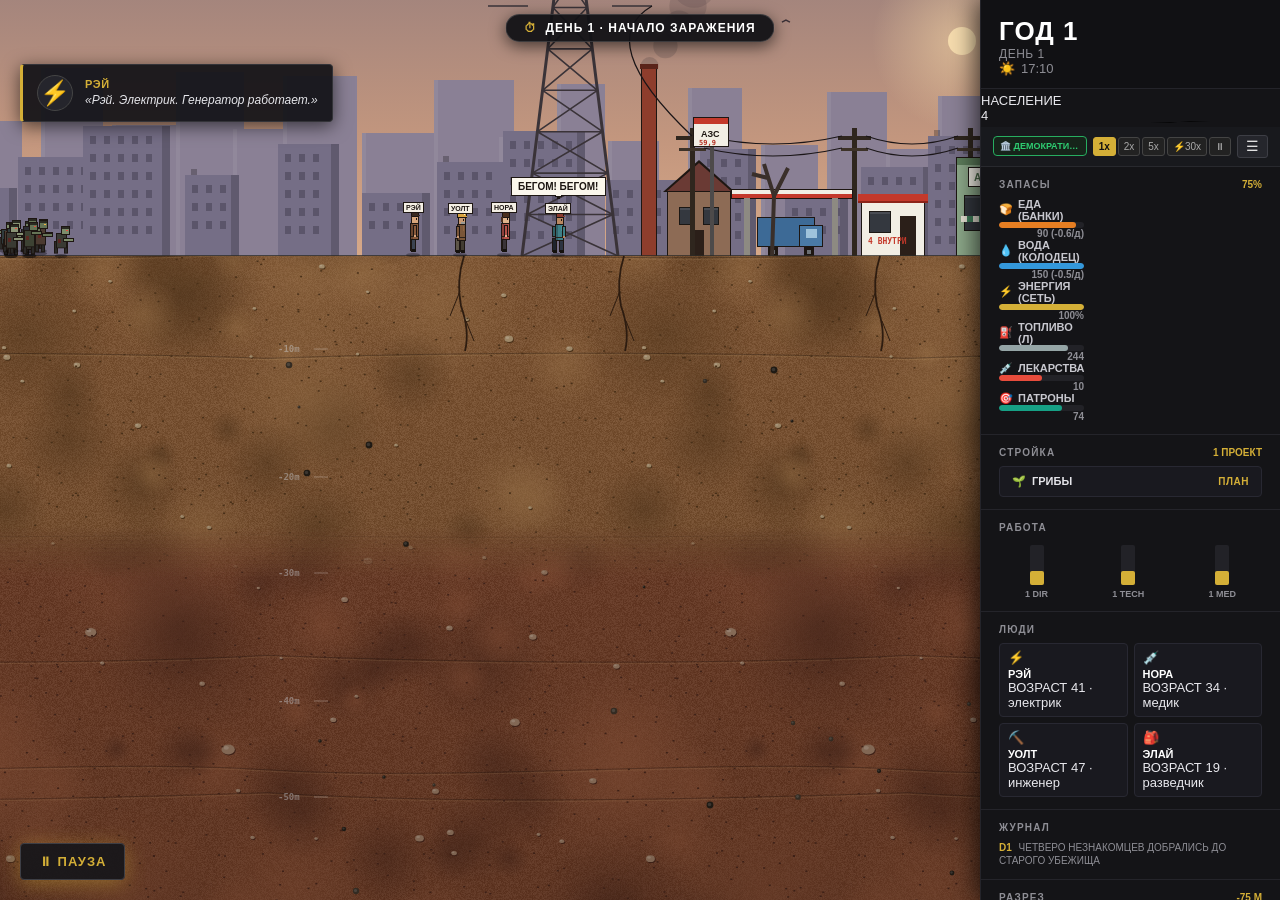
<file: index.html>
<!DOCTYPE html>
<html lang="ru">
<head>
<meta charset="UTF-8">
<meta name="viewport" content="width=device-width, initial-scale=1.0, maximum-scale=1.0, user-scalable=no">
<title>30 Лет Под Землей — Симулятор Колонии Выживших</title>
<link rel="stylesheet" href="src/styles/base.css">
<link rel="stylesheet" href="src/styles/hud.css">
<link rel="stylesheet" href="src/styles/modals.css">
<link rel="stylesheet" href="src/styles/mobile.css">
</head>
<body class="prologue-active">

<canvas id="game-canvas"></canvas>

<!-- Mobile HUD Toggle Button -->
<button id="mobile-hud-btn" onclick="toggleMobileHUD()">📋 МЕНЮ</button>

<!-- Placement Guide Banner for Interactive Construction -->
<div id="placement-banner" style="display:none;">
  <span id="pb-text">🔨 Выберите место для размещения комнаты (клик в шахте)</span>
  <button onclick="cancelPlacement()" style="background:#e74c3c; color:#fff; border:none; padding:4px 10px; border-radius:4px; font-weight:bold; cursor:pointer;">✕ ОТМЕНА (ESC)</button>
</div>

<!-- Toast Notifications Container -->
<div id="toast-container"></div>

<!-- Top Day Pill -->
<div id="top-day-pill">
  <span class="pill-clock">⏱</span>
  <span id="pill-title">ДЕНЬ 1 · НАЧАЛО ЗАРАЖЕНИЯ</span>
</div>

<!-- Dialogue Card Top-Left -->
<div id="dialogue-card">
  <div class="dlg-avatar" id="dlg-avatar">⚡</div>
  <div class="dlg-content">
    <div class="dlg-name" id="dlg-name">РЭЙ</div>
    <div class="dlg-text" id="dlg-text">«Рэй. Электрик. Генератор работает.»</div>
  </div>
</div>

<!-- Journal Note Inset -->
<div id="journal-note" onclick="this.style.display='none'">
  <div class="jn-header">
    <span id="jn-day">День 1</span>
    <span>ДНЕВНИК</span>
  </div>
  <div class="jn-body" id="jn-body">
    «Бетонная комната, рассчитанная на двадцать человек. Нас четверо. Мы даже не знаем фамилий друг друга.»
  </div>
  <div class="jn-sig" id="jn-sig">— НОРА</div>
</div>

<!-- Whiteboard Inset -->
<div id="whiteboard-inset" onclick="this.style.display='none'">
  <h3>ПРАВИЛА</h3>
  <ol>
    <li>48 ЧАСОВ КАРАНТИНА ДЛЯ НОВЕНЬКИХ</li>
    <li>ПО ОДНОЙ КАРТОЧКЕ НА ЧЕЛОВЕКА. НЕТ РАБОТЫ — НЕТ ДОБАВКИ</li>
  </ol>
</div>

<!-- Ration Card Inset -->
<div id="ration-card-inset" onclick="this.style.display='none'">
  <div class="rc-title">КАРТОЧКА РАЦИОНА</div>
  <div class="rc-row"><span>№ 0144</span><span>НЕДЕЛЯ 1</span></div>
  <div class="rc-row"><span>ИМЯ: ТОБИ РЕЙЕС</span></div>
  <div class="rc-row" style="color:#c0392b; font-weight:bold;">1 ПРИЁМ ПИЩИ В ДЕНЬ · ВОДА 2 Л</div>
  <div class="rc-stamps">
    <span class="rc-stamp">ПН: ОК</span>
    <span class="rc-stamp">ВТ: ОК</span>
    <span class="rc-stamp">СР: ОК</span>
  </div>
</div>

<!-- Council Vote Inset -->
<div id="council-vote-inset" onclick="this.style.display='none'">
  <div class="cv-header"><span>⚖ СОВЕТ</span><span>9 ГОЛОСОВ</span></div>
  <div class="cv-prompt">Вскрыть старое метро ради стали?</div>
  <div class="cv-bar-wrap"><div class="cv-bar-fill"></div></div>
  <div style="display:flex; justify-content:space-between; font-weight:bold;"><span>ЗА: 8</span><span>ПРОТИВ: 1</span></div>
</div>

<!-- Below Radio Broadcast Inset -->
<div id="radio-broadcast-inset" onclick="this.style.display='none'">
  <span class="rb-tag">РАДИО «НИЗ» · В ЭФИРЕ</span>
  <div class="rb-speaker">МАРКУС</div>
  <div class="rb-text">«Совет приостановлен. Пока город не станет безопасным, правит Совет безопасности.»</div>
</div>

<!-- Build / dig / demolish tools and zoom, bottom of the map view -->
<div id="bottom-toolbar">
  <button class="tb-btn" onclick="toggleBuildMenu()" id="btn-tool-build">🏗️ Строить</button>
  <button class="tb-btn" onclick="setToolMode('dig')" id="btn-tool-dig">⛏️ Копать</button>
  <button class="tb-btn tb-danger" onclick="setToolMode('demolish')" id="btn-tool-demo">💥 Снос</button>
  <span class="tb-sep"></span>
  <button class="tb-btn" onclick="zoomOut()" title="Отдалить (-)">➖</button>
  <button class="tb-btn" onclick="zoomIn()" title="Приблизить (+)">➕</button>
  <button class="tb-btn" onclick="zoomReset()" title="Сбросить масштаб" id="tb-zoom-label">80%</button>
</div>

<!-- Pause button (also Space), works during the prologue too -->
<button id="pause-btn" onclick="togglePause()" title="Пауза (Пробел)">⏸ ПАУЗА</button>

<!-- ═══════════════════════════════════════════════════════════════════
     AUTHENTIC RIGHT SIDEBAR HUD
     ═══════════════════════════════════════════════════════════════════ -->
<div id="sidebar-hud">
  <!-- Header: Year & Day + Time Clock -->
  <div class="sb-header">
    <div>
      <div class="sb-year" id="sb-year-text">ГОД 1</div>
      <div class="sb-day" id="sb-day-text">ДЕНЬ 1</div>
    </div>
    <div class="sb-time-wrap">
      <span class="sb-time-icon" id="sb-time-icon">☀️</span>
      <span class="sb-time-clock" id="sb-time-clock">12:00</span>
    </div>
  </div>

  <!-- Population & SVG Growth Curve Graph -->
  <div class="sb-pop-row">
    <div>
      <div class="sb-pop-label">НАСЕЛЕНИЕ</div>
      <div class="sb-pop-num" id="sb-pop-val">4</div>
    </div>
    <div class="sb-pop-chart">
      <svg viewBox="0 0 130 38">
        <path class="sb-chart-line" id="sb-chart-path" d="M0,34 L20,34 L40,32 L60,32 L80,26 L100,16 L120,12 L130,4"></path>
      </svg>
      <span class="sb-status-pill" id="sb-status-pill">📍 НА ПОВЕРХНОСТИ НЕСПОКОЙНО</span>
    </div>
  </div>

  <!-- Controls: governance, game speed, main menu -->
  <div class="sb-section sb-controls">
    <div class="sb-ctl-row">
      <button class="sb-mode-btn" id="btn-mode-indicator" onclick="openGameModeModal()">🏛️ ДЕМОКРАТИЯ ▼</button>
      <div class="sb-speed-group">
        <button class="sb-speed-btn active" onclick="setSpeed(1)" id="flt-1x">1x</button>
        <button class="sb-speed-btn" onclick="setSpeed(2)" id="flt-2x">2x</button>
        <button class="sb-speed-btn" onclick="setSpeed(5)" id="flt-5x">5x</button>
        <button class="sb-speed-btn" onclick="setSpeed(30)" id="flt-30x">⚡30x</button>
        <button class="sb-speed-btn" onclick="setSpeed(0)" id="flt-p">⏸</button>
      </div>
      <button class="sb-menu-btn" id="btn-main-menu" onclick="toggleMainMenu()" title="Меню">☰</button>
    </div>
    <div class="sb-menu" id="main-menu" style="display:none;">
      <button class="sb-menu-item" onclick="openChaptersModal()">⏳ ГЛАВЫ ▼</button>
      <button class="sb-menu-item" onclick="openWhiteboardModal()" id="btn-whiteboard-rules">📋 Законы</button>
      <button class="sb-menu-item" onclick="openResearchModal()" id="btn-research">🔬 Наука</button>
      <button class="sb-menu-item" onclick="openMemorialModal()" id="btn-memorial">⚰ Память</button>
      <button class="sb-menu-item" onclick="launchSurfaceScavenge()" id="btn-tool-scav">🏙 Вылазка</button>
      <button class="sb-menu-item" onclick="SaveSystem.saveGame(false)">💾 Сохранить</button>
      <button class="sb-menu-item" onclick="SaveSystem.loadGame()">📂 Загрузить</button>
      <button class="sb-menu-item" onclick="openSettingsModal()" id="btn-settings">⚙️ Опции</button>
      <button class="sb-menu-item" onclick="SaveSystem.resetGame()">🔄</button>
      <span id="sb-save-time" class="sb-save-time">Авто</span>
    </div>
  </div>

  <!-- Primary Supplies Section -->
  <div class="sb-section">
    <div class="sb-sec-header">
      <span class="sb-sec-title">ЗАПАСЫ</span>
      <span class="sb-sec-badge" id="sb-morale-val">85%</span>
    </div>

    <div class="sb-sup-item">
      <div class="sb-sup-row">
        <span class="sb-sup-label"><span class="sb-sup-icon">🍞</span> ЕДА (БАНКИ)</span>
        <div class="sb-bar-wrap"><div class="sb-bar-fill sb-bar-food" id="bar-food" style="width:90%;"></div></div>
        <div class="sb-sup-val" id="val-food">90</div>
      </div>
    </div>

    <div class="sb-sup-item">
      <div class="sb-sup-row">
        <span class="sb-sup-label"><span class="sb-sup-icon">💧</span> ВОДА (КОЛОДЕЦ)</span>
        <div class="sb-bar-wrap"><div class="sb-bar-fill sb-bar-water" id="bar-water" style="width:100%;"></div></div>
        <div class="sb-sup-val" id="val-water">150</div>
      </div>
    </div>

    <div class="sb-sup-item">
      <div class="sb-sup-row">
        <span class="sb-sup-label"><span class="sb-sup-icon">⚡</span> ЭНЕРГИЯ (СЕТЬ)</span>
        <div class="sb-bar-wrap"><div class="sb-bar-fill sb-bar-power" id="bar-power" style="width:100%;"></div></div>
        <div class="sb-sup-val" id="val-power">100%</div>
      </div>
    </div>

    <div class="sb-sup-item">
      <div class="sb-sup-row">
        <span class="sb-sup-label"><span class="sb-sup-icon">⛽</span> ТОПЛИВО (Л)</span>
        <div class="sb-bar-wrap"><div class="sb-bar-fill sb-bar-fuel" id="bar-fuel" style="width:80%;"></div></div>
        <div class="sb-sup-val" id="val-fuel">244</div>
      </div>
    </div>

    <div class="sb-sup-item">
      <div class="sb-sup-row">
        <span class="sb-sup-label"><span class="sb-sup-icon">💉</span> ЛЕКАРСТВА</span>
        <div class="sb-bar-wrap"><div class="sb-bar-fill sb-bar-med" id="bar-med" style="width:50%;"></div></div>
        <div class="sb-sup-val" id="val-med">10</div>
      </div>
    </div>

    <div class="sb-sup-item">
      <div class="sb-sup-row">
        <span class="sb-sup-label"><span class="sb-sup-icon">🎯</span> ПАТРОНЫ</span>
        <div class="sb-bar-wrap"><div class="sb-bar-fill sb-bar-ammo" id="bar-ammo" style="width:50%;"></div></div>
        <div class="sb-sup-val" id="val-ammo">74</div>
      </div>
    </div>
  </div>

  <!-- Construction -->
  <div class="sb-section">
    <div class="sb-sec-header">
      <span class="sb-sec-title">СТРОЙКА</span>
      <span class="sb-sec-badge" id="sb-const-count">1 ПРОЕКТ</span>
    </div>
    <div class="sb-const-status">
      <span style="display:flex; align-items:center; gap:6px;">
        <span id="sb-const-icon">🌱</span>
        <span class="sb-const-name" id="sb-const-name">ГРИБЫ</span>
      </span>
      <span class="sb-const-action" onclick="toggleBuildMenu()">ПЛАН</span>
    </div>
  </div>

  <!-- Work Roles -->
  <div class="sb-section">
    <div class="sb-sec-header">
      <span class="sb-sec-title">РАБОТА</span>
    </div>
    <div class="sb-work-bars" id="sb-work-bars">
      <div class="sb-work-col">
        <div class="sb-work-meter-wrap"><div class="sb-work-meter-fill" style="height:100%;"></div></div>
        <span>1 РУК</span>
      </div>
      <div class="sb-work-col">
        <div class="sb-work-meter-wrap"><div class="sb-work-meter-fill" style="height:100%;"></div></div>
        <span>1 ТЕХ</span>
      </div>
      <div class="sb-work-col">
        <div class="sb-work-meter-wrap"><div class="sb-work-meter-fill" style="height:100%;"></div></div>
        <span>1 МЕД</span>
      </div>
    </div>
  </div>

  <!-- People 2x2 Grid -->
  <div class="sb-section">
    <div class="sb-sec-header">
      <span class="sb-sec-title">ЛЮДИ</span>
    </div>
    <div class="sb-people-grid" id="sb-people-grid">
      <!-- Generated via JS -->
    </div>
  </div>

  <!-- Log -->
  <div class="sb-section sb-log-sec">
    <div class="sb-sec-header">
      <span class="sb-sec-title">ЖУРНАЛ</span>
    </div>
    <div class="sb-log-list" id="sb-log-list">
      <div class="sb-log-entry"><span class="sb-log-day">D1</span> ЧЕТВЕРО НЕЗНАКОМЦЕВ ДОБРАЛИСЬ ДО СТАРОГО УБЕЖИЩА</div>
    </div>
  </div>

  <!-- Cross-Section Minimap -->
  <div class="sb-section sb-minimap-sec">
    <div class="sb-sec-header">
      <span class="sb-sec-title">РАЗРЕЗ</span>
      <span class="sb-sec-badge" id="sb-depth-val">-75 M</span>
    </div>
    <div class="sb-minimap-container" id="sb-minimap-box">
      <canvas id="sb-minimap-canvas" width="260" height="72"></canvas>
      <div id="sb-minimap-viewport"></div>
    </div>
  </div>
</div>

<!-- Red Alert Overlay for The Breach -->
<div id="red-alert-overlay"></div>
<div id="breach-banner">
  <span>🚨 ПРОРЫВ В ШАХТЕ! ОРДА В ВЕРХНЕМ СЕКТОРЕ!</span>
  <button onclick="sealBulkheads()" style="padding:6px 16px; background:#fff; color:#c0392b; border:none; border-radius:4px; font-weight:bold; cursor:pointer;">ЗАПЕРЕТЬ БРОНЕШЛЮЗЫ</button>
  <button onclick="colonistsFightBreach()" style="padding:6px 16px; background:#2c3e50; color:#fff; border:1px solid #fff; border-radius:4px; font-weight:bold; cursor:pointer;">АТАКОВАТЬ ОРДУ</button>
</div>

<!-- Modal Screen (Decisions, Game Over, Victory) -->
<div id="modal-screen">
  <h1 id="modal-title">КОЛОНИЯ ПАЛА</h1>
  <p id="modal-desc"></p>
  <button class="modal-btn" onclick="location.reload()">НАЧАТЬ ЗАНОВО</button>
</div>

<!-- Chapters Timeline Modal (10 Chapters) -->
<div id="chapters-modal">
  <div class="ch-modal-box">
    <div style="display:flex; justify-content:space-between; align-items:center; border-bottom:1px solid #3d3527; padding-bottom:12px;">
      <h2 style="color:var(--accent-gold); font-size:20px; letter-spacing:1px; margin:0; display:flex; align-items:center; gap:8px;">
        <span>⏳</span> ХРОНОЛОГИЯ 30 ЛЕТ: ГОРОД ПОД ОРДОЙ ЗОМБИ
      </h2>
      <button onclick="closeChaptersModal()" style="background:none; border:none; color:#cfbfad; font-size:24px; cursor:pointer;">✕</button>
    </div>
    <p style="color:var(--text-muted); font-size:12px; margin-top:8px;">
      10 глав из оригинального видео SquareUp. Выберите любую главу для перехода в соответствующую эпоху:
    </p>
    <div class="ch-grid" id="chapters-grid"></div>
  </div>
</div>

<!-- Build Menu Modal -->
<div id="build-modal">
  <div class="bm-box">
    <div style="display:flex; justify-content:space-between; align-items:center; border-bottom:1px solid #333; padding-bottom:10px;">
      <h3 style="color:var(--accent-gold); margin:0;">ПЛАНИРОВАНИЕ КОМНАТЫ</h3>
      <button onclick="toggleBuildMenu()" style="background:none; border:none; color:#bbb; font-size:20px; cursor:pointer;">✕</button>
    </div>
    <div class="bm-list" id="bm-list"></div>
  </div>
</div>

<!-- GAME MODE SELECTION MODAL -->
<div id="gamemode-modal" style="display:none; position:fixed; top:0; left:0; width:100vw; height:100vh; background:rgba(0,0,0,0.85); z-index:210; justify-content:center; align-items:center;">
  <div style="background:#141418; border:1px solid var(--accent-gold); border-radius:8px; padding:22px; max-width:560px; width:92%; box-shadow:0 8px 30px rgba(0,0,0,0.9);">
    <div style="display:flex; justify-content:space-between; align-items:center; border-bottom:1px solid #333; padding-bottom:12px;">
      <h2 style="color:var(--accent-gold); font-size:19px; margin:0; display:flex; align-items:center; gap:8px;">
        <span>⚖️</span> РЕЖИМ ПРАВЛЕНИЯ В БУНКЕРЕ
      </h2>
      <button onclick="closeGameModeModal()" style="background:none; border:none; color:#cfbfad; font-size:24px; cursor:pointer;">✕</button>
    </div>
    <p style="color:#aaa; font-size:12px; margin:10px 0 16px;">
      Выберите форму правления колонией. Режим определяет, кто строит комнаты, голосует за законы и разрешает кризисы:
    </p>
    <div style="display:flex; flex-direction:column; gap:12px;">
      <!-- Democracy Card -->
      <div class="gm-card" id="gm-card-democracy" onclick="setGameMode('democracy')" style="background:#1b1d24; border:2px solid #2ecc71; border-radius:6px; padding:12px 16px; cursor:pointer; transition:all 0.2s;">
        <div style="display:flex; justify-content:space-between; align-items:center; margin-bottom:4px;">
          <span style="color:#2ecc71; font-weight:bold; font-size:14px;">🏛️ ДЕМОКРАТИЯ (СОВЕТ КОЛОНИИ)</span>
          <span class="gm-badge" id="gm-badge-democracy" style="background:#2ecc71; color:#000; font-size:10px; font-weight:bold; padding:2px 8px; border-radius:10px;">АКТИВЕН</span>
        </div>
        <p style="color:#cfcfd6; font-size:12px; margin:0; line-height:1.4;">
          <strong>Герои сами строят и принимают решения!</strong> Совет колонистов собирается для голосования по законам, распределению пайков, обороне и автономному строительству нужных комнат. Игрок голосует наравне со всеми.
        </p>
      </div>

      <!-- Overseer Card -->
      <div class="gm-card" id="gm-card-overseer" onclick="setGameMode('overseer')" style="background:#1b1d24; border:1px solid #444; border-radius:6px; padding:12px 16px; cursor:pointer; transition:all 0.2s;">
        <div style="display:flex; justify-content:space-between; align-items:center; margin-bottom:4px;">
          <span style="color:#e67e22; font-weight:bold; font-size:14px;">👑 КОМЕНДАНТ (ПРЯМОЕ УПРАВЛЕНИЕ)</span>
          <span class="gm-badge" id="gm-badge-overseer" style="display:none; background:#e67e22; color:#000; font-size:10px; font-weight:bold; padding:2px 8px; border-radius:10px;">АКТИВЕН</span>
        </div>
        <p style="color:#aaa; font-size:12px; margin:0; line-height:1.4;">
          <strong>Единоличная власть игрока.</strong> Стройте только по своему усмотрению, принимайте законы прямыми декретами, дилеммы разрешаются без голосований жителей.
        </p>
      </div>

      <!-- Anarchy Card -->
      <div class="gm-card" id="gm-card-anarchy" onclick="setGameMode('anarchy')" style="background:#1b1d24; border:1px solid #444; border-radius:6px; padding:12px 16px; cursor:pointer; transition:all 0.2s;">
        <div style="display:flex; justify-content:space-between; align-items:center; margin-bottom:4px;">
          <span style="color:#e74c3c; font-weight:bold; font-size:14px;">⚡ АНАРХИЯ (СВОБОДНАЯ ВОЛЯ)</span>
          <span class="gm-badge" id="gm-badge-anarchy" style="display:none; background:#e74c3c; color:#fff; font-size:10px; font-weight:bold; padding:2px 8px; border-radius:10px;">АКТИВЕН</span>
        </div>
        <p style="color:#aaa; font-size:12px; margin:0; line-height:1.4;">
          <strong>Никаких законов и запретов.</strong> Колонисты действуют спонтанно: сами копают где вздумается, тратят провизию и строят по импульсу. Экстремальный хаос.
        </p>
      </div>
    </div>
  </div>
</div>

<!-- INTERACTIVE COUNCIL VOTING CHAMBER MODAL -->
<div id="council-vote-modal" style="display:none; position:fixed; top:0; left:0; width:100vw; height:100vh; background:rgba(0,0,0,0.85); z-index:220; justify-content:center; align-items:center;">
  <div style="background:#14151a; border:2px solid #2ecc71; border-radius:8px; padding:20px 24px; max-width:580px; width:92%; box-shadow:0 10px 40px rgba(0,0,0,0.95);">
    <div style="display:flex; justify-content:space-between; align-items:center; border-bottom:1px solid #282a33; padding-bottom:10px; margin-bottom:12px;">
      <div style="display:flex; align-items:center; gap:8px;">
        <span style="font-size:22px;">🏛️</span>
        <div>
          <h2 style="color:var(--accent-gold); font-size:17px; margin:0; letter-spacing:1px;" id="cv-title">СОВЕТ КОЛОНИИ: ГОЛОСОВАНИЕ</h2>
          <span style="color:#888; font-size:11px;" id="cv-subtitle">ДЕМОКРАТИЧЕСКАЯ АССАМБЛЕЯ ВЫЖИВШИХ</span>
        </div>
      </div>
      <span id="cv-voters-count" style="background:#222; color:#2ecc71; font-size:11px; font-weight:bold; padding:3px 8px; border-radius:4px; border:1px solid #333;">4 голоса</span>
    </div>

    <!-- Issue text -->
    <div style="background:#1b1c22; border-left:4px solid var(--accent-gold); padding:10px 14px; margin-bottom:12px; border-radius:0 6px 6px 0;">
      <div style="color:#fff; font-size:13px; font-weight:600; line-height:1.4;" id="cv-prompt-text">Повестка дня...</div>
      <div style="color:#aaa; font-size:11px; margin-top:4px;" id="cv-desc-text">Описание последствий...</div>
    </div>

    <!-- Voters list & quotes -->
    <div style="max-height:170px; overflow-y:auto; margin-bottom:14px; display:flex; flex-direction:column; gap:6px;" id="cv-voters-list"></div>

    <!-- Live Vote Progress Bar -->
    <div style="margin-bottom:16px;">
      <div style="display:flex; justify-content:space-between; font-size:12px; font-weight:bold; margin-bottom:4px;">
        <span style="color:#2ecc71;" id="cv-yes-label">ЗА: 0</span>
        <span style="color:#e74c3c;" id="cv-no-label">ПРОТИВ: 0</span>
      </div>
      <div style="height:12px; background:#222; border-radius:6px; overflow:hidden; display:flex; border:1px solid #444;">
        <div id="cv-bar-yes" style="height:100%; width:50%; background:#2ecc71; transition:width 0.3s ease;"></div>
        <div id="cv-bar-no" style="height:100%; width:50%; background:#e74c3c; transition:width 0.3s ease;"></div>
      </div>
    </div>

    <!-- Action buttons -->
    <div style="display:flex; gap:10px; justify-content:flex-end;" id="cv-actions">
      <button class="modal-btn" id="cv-btn-opt-a" style="background:#27ae60; color:#fff; font-size:12px; padding:9px 16px; border-radius:5px; cursor:pointer;">👍 ГОЛОСУЮ ЗА</button>
      <button class="modal-btn" id="cv-btn-opt-b" style="background:#c0392b; color:#fff; font-size:12px; padding:9px 16px; border-radius:5px; cursor:pointer;">👎 ГОЛОСУЮ ПРОТИВ</button>
    </div>
  </div>
</div>

<!-- INTERACTIVE WHITEBOARD LAWS MODAL -->
<div id="whiteboard-modal" style="display:none; position:fixed; top:0; left:0; width:100vw; height:100vh; background:rgba(0,0,0,0.85); z-index:215; justify-content:center; align-items:center;">
  <div style="background:#ffffff; color:#1a1917; border:5px solid #a89f91; border-radius:6px; padding:22px; max-width:600px; width:92%; box-shadow:0 10px 40px rgba(0,0,0,0.9); font-family:'Courier New', monospace;">
    <div style="display:flex; justify-content:space-between; align-items:center; border-bottom:2px dashed #999; padding-bottom:8px; margin-bottom:12px;">
      <div>
        <h2 style="color:#c0392b; font-size:20px; margin:0; text-decoration:underline;">ПРАВИЛА И ДИРЕКТИВЫ</h2>
        <span id="wb-mode-status" style="font-size:11px; color:#555; font-weight:bold;">РЕЖИМ: ДЕМОКРАТИЯ (Законы принимаются Советом)</span>
      </div>
      <button onclick="closeWhiteboardModal()" style="background:none; border:none; color:#333; font-size:24px; font-weight:bold; cursor:pointer;">✕</button>
    </div>

    <div style="display:flex; flex-direction:column; gap:12px; max-height:65vh; overflow-y:auto; padding-right:6px;" id="wb-laws-container"></div>
  </div>
</div>

<!-- INTERACTIVE RESEARCH & TECHNOLOGY MODAL -->
<div id="research-modal" style="display:none; position:fixed; top:0; left:0; width:100vw; height:100vh; background:rgba(0,0,0,0.85); z-index:215; justify-content:center; align-items:center;">
  <div style="background:#14151a; border:2px solid #38bdf8; border-radius:8px; padding:22px; max-width:620px; width:92%; box-shadow:0 10px 40px rgba(0,0,0,0.95); color:#fff;">
    <div style="display:flex; justify-content:space-between; align-items:center; border-bottom:1px solid #333; padding-bottom:10px; margin-bottom:12px;">
      <h2 style="color:#38bdf8; font-size:19px; margin:0; display:flex; align-items:center; gap:8px;">
        <span>🔬</span> ДРЕВО ТЕХНОЛОГИЙ И НАУЧНЫХ ИЗЫСКАНИЙ
      </h2>
      <button onclick="closeResearchModal()" style="background:none; border:none; color:#cfbfad; font-size:24px; cursor:pointer;">✕</button>
    </div>
    
    <div id="research-status-bar" style="background:#1e2430; border:1px solid #283548; border-radius:6px; padding:10px 14px; margin-bottom:14px;"></div>

    <div style="display:flex; flex-direction:column; gap:10px; max-height:55vh; overflow-y:auto; padding-right:4px;" id="research-tech-list"></div>
  </div>
</div>

<!-- Memorial Modal -->
<div id="memorial-modal" style="display:none; position:fixed; top:0; left:0; width:100vw; height:100vh; background:rgba(0,0,0,0.90); z-index:215; justify-content:center; align-items:center;">
  <div style="background:#0d0c0a; border:2px solid #6b21a8; border-radius:8px; padding:22px; max-width:580px; width:92%; max-height:92vh; box-shadow:0 10px 60px rgba(80,0,80,0.6); color:#cfbfad; display:flex; flex-direction:column; gap:0;">
    <!-- Header -->
    <div style="display:flex; justify-content:space-between; align-items:center; border-bottom:1px solid #2a1a2a; padding-bottom:10px; margin-bottom:14px;">
      <div>
        <h2 style="color:#c084fc; font-size:18px; margin:0; letter-spacing:2px;">⚰ МЕМОРИАЛ КОЛОНИИ</h2>
        <div style="font-size:10px; color:#666; margin-top:3px; letter-spacing:1px;">ПАМЯТНАЯ КНИГА ПОДЗЕМНОГО ПОСЕЛЕНИЯ</div>
      </div>
      <button onclick="closeMemorialModal()" style="background:none; border:none; color:#888; font-size:24px; cursor:pointer; line-height:1;">✕</button>
    </div>
    <!-- Stats row -->
    <div id="memorial-stats" style="margin-bottom:14px; padding:10px 14px; background:#100f0d; border:1px solid #2a2520; border-radius:6px;"></div>
    <!-- Scrollable content -->
    <div id="memorial-content" style="overflow-y:auto; flex:1; max-height:60vh; padding-right:4px;"></div>
  </div>
</div>

<!-- Settings Modal -->
<div id="settings-modal" style="display:none; position:fixed; top:0; left:0; width:100vw; height:100vh; background:rgba(0,0,0,0.85); z-index:230; justify-content:center; align-items:center;">
  <div style="background:#131518; border:2px solid #635832; border-radius:8px; padding:22px; max-width:440px; width:90%; color:#cfbfad; box-shadow:0 10px 40px rgba(0,0,0,0.8);">
    <div style="display:flex; justify-content:space-between; align-items:center; border-bottom:1px solid #333; padding-bottom:10px; margin-bottom:16px;">
      <h2 style="color:#f1c40f; margin:0; font-size:16px; letter-spacing:1px;">⚙️ НАСТРОЙКИ СИМУЛЯТОРА</h2>
      <button onclick="closeSettingsModal()" style="background:none; border:none; color:#aaa; font-size:22px; cursor:pointer;">✕</button>
    </div>

    <!-- Graphics -->
    <div style="margin-bottom:16px;">
      <div style="font-size:11px; color:#888; font-weight:bold; letter-spacing:1px; margin-bottom:8px;">ГРАФИКА И ПРОИЗВОДИТЕЛЬНОСТЬ</div>
      <label style="display:flex; justify-content:space-between; align-items:center; margin-bottom:8px; cursor:pointer;">
        <span style="font-size:12px;">💡 2D Динамическое освещение (Lightmaps)</span>
        <input type="checkbox" id="set-opt-lighting" checked style="cursor:pointer; width:16px; height:16px;">
      </label>
      <label style="display:flex; justify-content:space-between; align-items:center; margin-bottom:8px; cursor:pointer;">
        <span style="font-size:12px;">✨ Процедурные частицы FX (пыль, пар, искры)</span>
        <input type="checkbox" id="set-opt-particles" checked style="cursor:pointer; width:16px; height:16px;">
      </label>
    </div>

    <!-- Audio -->
    <div style="margin-bottom:20px;">
      <div style="font-size:11px; color:#888; font-weight:bold; letter-spacing:1px; margin-bottom:8px;">ЗВУКОВОЙ ЛАНДШАФТ (WEB AUDIO)</div>
      <div style="margin-bottom:10px;">
        <div style="display:flex; justify-content:space-between; font-size:12px; margin-bottom:4px;">
          <span>🔊 Звуковые эффекты (SFX)</span>
        </div>
        <input type="range" id="set-opt-sfx" min="0" max="100" value="80" style="width:100%; cursor:pointer;">
      </div>
      <div style="margin-bottom:10px;">
        <div style="display:flex; justify-content:space-between; font-size:12px; margin-bottom:4px;">
          <span>📻 Эмбиент бункера (Гул генератора, капли)</span>
        </div>
        <input type="range" id="set-opt-amb" min="0" max="100" value="50" style="width:100%; cursor:pointer;">
      </div>
    </div>

    <!-- Action Buttons -->
    <div style="display:flex; gap:10px;">
      <button onclick="applySettings()" style="flex:1; padding:8px 0; background:#f1c40f; color:#111; font-weight:bold; border:none; border-radius:4px; cursor:pointer;">СОХРАНИТЬ</button>
      <button onclick="closeSettingsModal()" style="flex:0.6; padding:8px 0; background:#2a2c30; color:#ccc; border:1px solid #444; border-radius:4px; cursor:pointer;">ОТМЕНА</button>
    </div>
  </div>
</div>

<script type="module" src="src/main.js"></script>
</body>
</html>
</file>
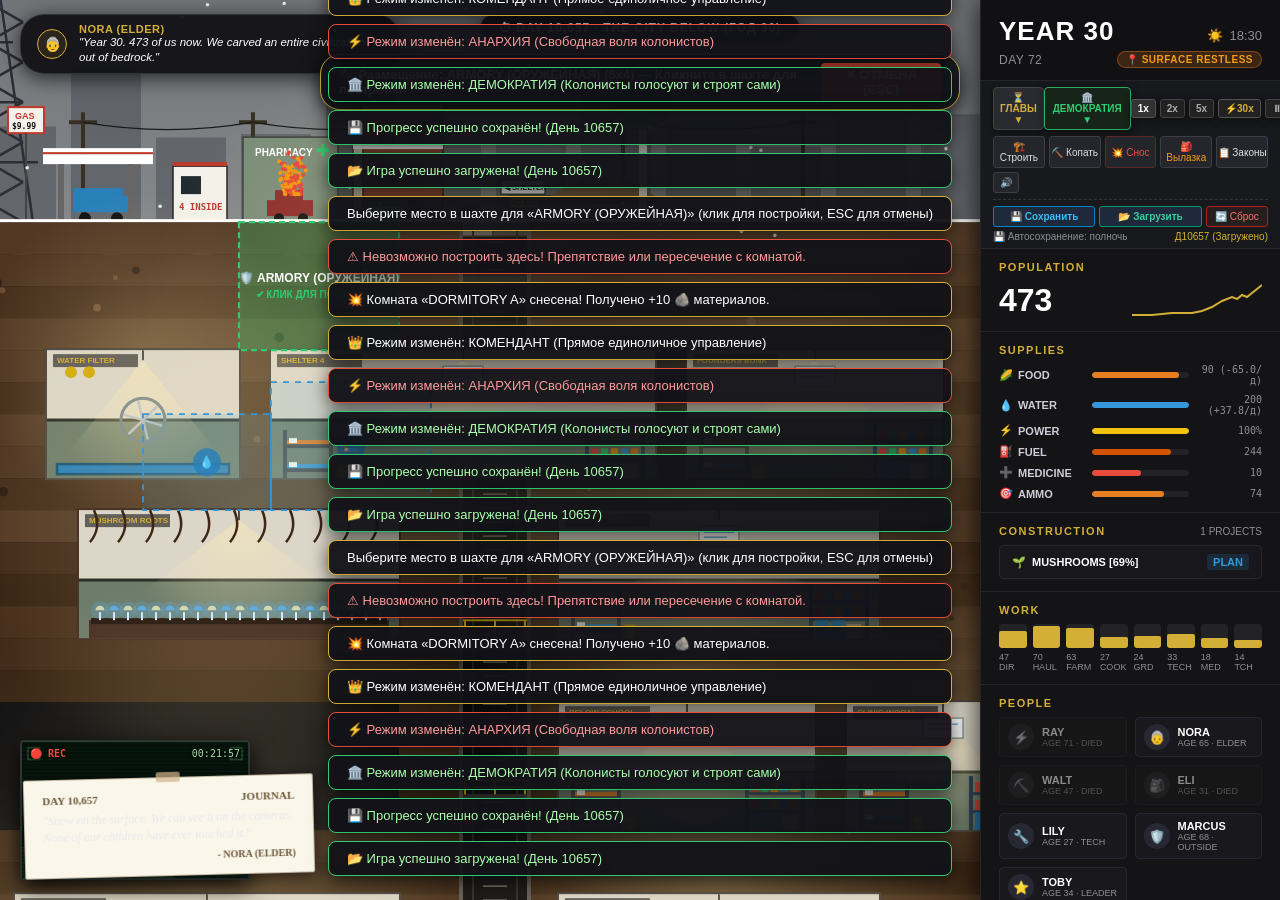
<file: test_all_interactions.html>
<!DOCTYPE html>
<html lang="ru">
<head>
<meta charset="UTF-8">
<meta name="viewport" content="width=device-width, initial-scale=1.0">
<title>30 Years Underground — Zombie Apocalypse Colony Simulation</title>
<style>
:root {
  --bg-dark: #0e0e11;
  --panel-bg: #141417;
  --panel-border: #24242a;
  --text-main: #e8e8ed;
  --text-muted: #8e8e95;
  --accent-gold: #d4af37;
  --accent-blue: #3498db;
  --accent-orange: #e67e22;
  --accent-red: #e74c3c;
  --accent-green: #2ecc71;
  --bar-track: #222227;
  --font-family: -apple-system, BlinkMacSystemFont, "Segoe UI", Roboto, Helvetica, Arial, sans-serif;
}

* { box-sizing: border-box; margin: 0; padding: 0; user-select: none; }
body {
  background: var(--bg-dark);
  color: var(--text-main);
  font-family: var(--font-family);
  overflow: hidden;
  width: 100vw;
  height: 100vh;
}

#game-canvas {
  position: absolute;
  top: 0;
  left: 0;
  cursor: crosshair;
  display: block;
}

/* ═══════════════════════════════════════════════════════════════════
   AUTHENTIC RIGHT SIDEBAR HUD (1:1 VIDEO MATCH)
   ═══════════════════════════════════════════════════════════════════ */
#sidebar-hud {
  position: fixed;
  top: 0;
  right: 0;
  width: 300px;
  height: 100vh;
  background: var(--panel-bg);
  border-left: 1px solid var(--panel-border);
  display: flex;
  flex-direction: column;
  z-index: 100;
  box-shadow: -4px 0 24px rgba(0,0,0,0.7);
  overflow-y: auto;
  overflow-x: hidden;
  font-size: 13px;
}

#sidebar-hud::-webkit-scrollbar { width: 4px; }
#sidebar-hud::-webkit-scrollbar-thumb { background: #333338; border-radius: 2px; }

.sb-header {
  padding: 16px 18px 12px;
  border-bottom: 1px solid var(--panel-border);
  background: #111114;
}
.sb-year-row {
  display: flex;
  justify-content: space-between;
  align-items: baseline;
  margin-bottom: 4px;
}
.sb-year {
  font-size: 26px;
  font-weight: 800;
  color: #ffffff;
  letter-spacing: 1px;
}
.sb-time-wrap {
  display: flex;
  align-items: center;
  gap: 6px;
  font-size: 13px;
  color: var(--text-muted);
}
.sb-day-row {
  display: flex;
  justify-content: space-between;
  align-items: center;
}
.sb-day {
  font-size: 12px;
  color: var(--text-muted);
  text-transform: uppercase;
  letter-spacing: 0.5px;
}
.sb-status-pill {
  font-size: 10px;
  font-weight: bold;
  padding: 2px 8px;
  border-radius: 10px;
  background: rgba(230, 126, 34, 0.2);
  color: #f39c12;
  border: 1px solid rgba(230, 126, 34, 0.4);
  letter-spacing: 0.5px;
}

.sb-section {
  padding: 12px 18px;
  border-bottom: 1px solid var(--panel-border);
}
.sb-sec-header {
  display: flex;
  justify-content: space-between;
  align-items: center;
  margin-bottom: 8px;
}
.sb-sec-title {
  font-size: 11px;
  font-weight: 700;
  letter-spacing: 1.5px;
  color: var(--accent-gold);
  text-transform: uppercase;
}
.sb-sec-badge {
  font-size: 10px;
  color: var(--text-muted);
}

/* Population & Mini Graph */
.sb-pop-row {
  display: flex;
  justify-content: space-between;
  align-items: center;
  margin-top: 6px;
}
.sb-pop-val {
  font-size: 32px;
  font-weight: 800;
  color: #ffffff;
}
.sb-pop-chart {
  width: 130px;
  height: 38px;
}

/* Supplies Bars */
.sb-supplies-list {
  display: flex;
  flex-direction: column;
  gap: 8px;
  margin-top: 8px;
}
.sb-sup-item {
  display: grid;
  grid-template-columns: 85px 1fr 65px;
  align-items: center;
  gap: 8px;
  font-size: 11px;
}
.sb-sup-label {
  display: flex;
  align-items: center;
  gap: 5px;
  font-weight: 600;
  color: #cfcdd6;
}
.sb-bar-wrap {
  height: 6px;
  background: var(--bar-track);
  border-radius: 3px;
  overflow: hidden;
}
.sb-bar-fill {
  height: 100%;
  border-radius: 3px;
  transition: width 0.3s ease;
}
.sb-bar-food { background: #e67e22; }
.sb-bar-water { background: #3498db; }
.sb-bar-power { background: #f1c40f; }
.sb-bar-fuel { background: #d35400; }
.sb-bar-med { background: #e74c3c; }
.sb-bar-ammo { background: #e67e22; }
.sb-sup-val {
  text-align: right;
  font-size: 10px;
  color: var(--text-muted);
  font-family: monospace;
}

/* Construction */
.sb-const-status {
  display: flex;
  justify-content: space-between;
  align-items: center;
  background: #18181c;
  padding: 8px 12px;
  border-radius: 4px;
  border: 1px solid #28282e;
  font-size: 11px;
}
.sb-const-name { font-weight: 600; color: #fff; }
.sb-const-action {
  color: var(--accent-blue);
  font-weight: bold;
  cursor: pointer;
  padding: 2px 6px;
  border-radius: 3px;
  background: rgba(52, 152, 219, 0.15);
}
.sb-const-action:hover { background: rgba(52, 152, 219, 0.3); }

/* Work Bars */
.sb-work-bars {
  display: flex;
  gap: 6px;
  margin-top: 8px;
}
.sb-work-col {
  flex: 1;
  display: flex;
  flex-direction: column;
  align-items: center;
  gap: 4px;
  font-size: 9px;
  color: var(--text-muted);
}
.sb-work-meter-wrap {
  width: 100%;
  height: 24px;
  background: var(--bar-track);
  border-radius: 3px;
  display: flex;
  align-items: flex-end;
  overflow: hidden;
}
.sb-work-meter-fill {
  width: 100%;
  background: var(--accent-gold);
  border-radius: 2px;
}

/* People Grid (2x2 founders) */
.sb-people-grid {
  display: grid;
  grid-template-columns: 1fr 1fr;
  gap: 8px;
  margin-top: 8px;
}
.sb-person-card {
  display: flex;
  align-items: center;
  gap: 8px;
  background: #18181d;
  padding: 6px 8px;
  border-radius: 4px;
  border: 1px solid #26262e;
  cursor: pointer;
  transition: border-color 0.2s;
}
.sb-person-card:hover { border-color: var(--accent-gold); }
.sb-person-card.deceased { opacity: 0.5; filter: grayscale(1); }
.sb-person-avatar {
  width: 26px;
  height: 26px;
  border-radius: 50%;
  background: #282834;
  display: flex;
  align-items: center;
  justify-content: center;
  font-size: 13px;
  flex-shrink: 0;
}
.sb-person-info { overflow: hidden; }
.sb-person-name {
  font-size: 11px;
  font-weight: 700;
  color: #ffffff;
  white-space: nowrap;
  overflow: hidden;
  text-overflow: ellipsis;
}
.sb-person-sub { font-size: 9px; color: var(--text-muted); }

/* Event Log */
.sb-log-list {
  display: flex;
  flex-direction: column;
  gap: 6px;
  margin-top: 6px;
  max-height: 85px;
  overflow-y: auto;
  font-size: 10px;
  font-family: monospace;
}
.sb-log-entry { color: #bbb8c4; line-height: 1.3; }
.sb-log-day { color: var(--accent-gold); font-weight: bold; margin-right: 4px; }

/* Cross Section Minimap */
.sb-minimap-container {
  position: relative;
  width: 100%;
  height: 72px;
  background: #09090b;
  border: 1px solid #26262e;
  border-radius: 4px;
  overflow: hidden;
  cursor: pointer;
  margin-top: 6px;
}
#sb-minimap-canvas { width: 100%; height: 100%; display: block; }
#sb-minimap-viewport {
  position: absolute;
  border: 1.5px solid var(--accent-gold);
  background: rgba(212, 175, 55, 0.15);
  box-shadow: 0 0 6px rgba(212, 175, 55, 0.4);
  pointer-events: none;
}

/* ═══════════════════════════════════════════════════════════════════
   FLOATING CANVAS INSETS (AUTHENTIC VIDEO INSETS)
   ═══════════════════════════════════════════════════════════════════ */

/* Top Center Day Pill */
#top-day-pill {
  position: fixed;
  top: 14px;
  left: 50%;
  transform: translateX(-50%);
  background: rgba(18, 18, 22, 0.94);
  border: 1px solid rgba(255, 255, 255, 0.15);
  padding: 6px 18px;
  border-radius: 20px;
  display: flex;
  align-items: center;
  gap: 8px;
  font-size: 12px;
  font-weight: 700;
  letter-spacing: 1px;
  color: #fff;
  z-index: 90;
  box-shadow: 0 4px 16px rgba(0,0,0,0.6);
  pointer-events: none;
}
#top-day-pill .pill-clock { color: var(--accent-gold); }

/* Floating Controls (Compact 2-Row Dock on Left) */
#floating-controls {
  position: fixed;
  top: 62px;
  left: 20px;
  display: flex;
  flex-wrap: wrap;
  max-width: 340px;
  gap: 5px;
  z-index: 90;
}
.flt-btn {
  background: rgba(20, 20, 24, 0.9);
  border: 1px solid rgba(255, 255, 255, 0.15);
  color: #e5e5ea;
  padding: 5px 10px;
  border-radius: 4px;
  font-family: inherit;
  font-size: 11px;
  font-weight: 600;
  cursor: pointer;
  display: flex;
  align-items: center;
  gap: 4px;
  transition: all 0.2s;
  box-shadow: 0 2px 8px rgba(0,0,0,0.5);
}
.flt-btn:hover {
  background: rgba(35, 35, 42, 0.95);
  border-color: var(--accent-gold);
  color: #fff;
}
.flt-btn.active {
  background: var(--accent-gold);
  color: #000;
  border-color: var(--accent-gold);
}

/* Dialogue Card Top-Left (f_014.png) */
#dialogue-card {
  position: fixed;
  top: 14px;
  left: 20px;
  background: rgba(18, 18, 22, 0.94);
  border: 1px solid rgba(255, 255, 255, 0.12);
  border-radius: 24px;
  padding: 8px 16px;
  display: flex;
  align-items: center;
  gap: 12px;
  z-index: 90;
  box-shadow: 0 4px 20px rgba(0,0,0,0.7);
  max-width: 380px;
  transition: opacity 0.3s ease;
}
.dlg-avatar {
  width: 30px;
  height: 30px;
  border-radius: 50%;
  background: #2b261d;
  border: 1.5px solid var(--accent-gold);
  display: flex;
  align-items: center;
  justify-content: center;
  font-size: 14px;
  flex-shrink: 0;
}
.dlg-name {
  font-size: 11px;
  font-weight: 800;
  color: var(--accent-gold);
  letter-spacing: 0.5px;
}
.dlg-text {
  font-size: 11.5px;
  color: #ffffff;
  font-style: italic;
  line-height: 1.3;
}

/* Journal Note Inset (Matching 02_y1_shelter.png bottom-left) */
#journal-note {
  position: absolute;
  bottom: 24px;
  left: 24px;
  width: 290px;
  background: #faf6ea;
  border: 1px solid #c4b9a3;
  box-shadow: 2px 4px 18px rgba(0,0,0,0.6);
  padding: 14px 18px;
  border-radius: 2px;
  transform: rotate(-1.5deg);
  z-index: 95;
  font-family: 'Georgia', serif;
  display: none;
  pointer-events: auto;
}
#journal-note::before {
  content: '';
  position: absolute;
  top: -6px;
  left: 50%;
  transform: translateX(-50%);
  width: 24px;
  height: 10px;
  background: rgba(210, 180, 140, 0.7);
  border-radius: 2px;
}
.jn-header {
  display: flex;
  justify-content: space-between;
  font-size: 11px;
  font-weight: bold;
  color: #6a5738;
  margin-bottom: 6px;
  text-transform: uppercase;
}
.jn-body {
  font-size: 12px;
  line-height: 1.4;
  font-style: italic;
}
.jn-sig {
  text-align: right;
  font-size: 10px;
  font-weight: bold;
  color: #6a5738;
  margin-top: 6px;
}

/* Whiteboard Rules Inset (Year 9 - 07_y9_rules.png) */
#whiteboard-inset {
  position: fixed;
  top: 16px;
  right: 320px;
  width: 260px;
  background: #ffffff;
  color: #1a1917;
  padding: 12px 14px;
  border-radius: 3px;
  box-shadow: 0 4px 20px rgba(0,0,0,0.8);
  font-family: 'Courier New', monospace;
  border: 4px solid #a89f91;
  display: none;
  z-index: 92;
}
#whiteboard-inset h3 {
  font-size: 12px;
  color: #c0392b;
  text-decoration: underline;
  margin-bottom: 6px;
}
#whiteboard-inset ol {
  font-size: 10.5px;
  line-height: 1.4;
  padding-left: 14px;
}

/* Ration Card Inset (Year 9 - 07_y9_rules.png) */
#ration-card-inset {
  position: fixed;
  bottom: 20px;
  left: 20px;
  width: 230px;
  background: #e8e4d3;
  color: #2b281f;
  border: 1px solid #7f7866;
  padding: 10px 14px;
  border-radius: 2px;
  font-family: monospace;
  font-size: 10px;
  box-shadow: 0 6px 20px rgba(0,0,0,0.85);
  display: none;
  z-index: 92;
}
.rc-title { font-weight: bold; text-align: center; font-size: 11px; margin-bottom: 4px; }
.rc-row { display: flex; justify-content: space-between; margin-bottom: 3px; }
.rc-stamps { display: flex; gap: 4px; margin-top: 6px; }
.rc-stamp { border: 1px solid #c0392b; color: #c0392b; padding: 1px 3px; font-weight: bold; border-radius: 2px; font-size: 8px; }

/* Council Vote Inset (Year 13 - 08_y13_breach.png) */
#council-vote-inset {
  position: fixed;
  bottom: 20px;
  left: 20px;
  width: 250px;
  background: rgba(20, 20, 24, 0.95);
  border: 1px solid #d4af37;
  padding: 12px 14px;
  border-radius: 4px;
  box-shadow: 0 6px 25px rgba(0,0,0,0.9);
  display: none;
  z-index: 92;
  font-size: 11px;
}
.cv-header { color: #d4af37; font-weight: bold; margin-bottom: 6px; display: flex; justify-content: space-between; }
.cv-prompt { color: #fff; font-weight: 600; margin-bottom: 8px; line-height: 1.3; }
.cv-bar-wrap { height: 10px; background: #333; border-radius: 2px; overflow: hidden; margin-bottom: 6px; }
.cv-bar-fill { width: 85%; height: 100%; background: #2ecc71; }

/* Below Radio Broadcast Inset (Year 14 - 09_y14_twocities.png) */
#radio-broadcast-inset {
  position: fixed;
  bottom: 20px;
  left: 20px;
  width: 320px;
  background: rgba(18, 18, 22, 0.95);
  border: 1px solid #c0392b;
  border-radius: 4px;
  padding: 10px 14px;
  box-shadow: 0 6px 25px rgba(0,0,0,0.9);
  display: none;
  z-index: 92;
}
.rb-tag { background: #c0392b; color: #fff; font-size: 9px; font-weight: bold; padding: 2px 6px; border-radius: 2px; display: inline-block; margin-bottom: 4px; }
.rb-speaker { color: #d4af37; font-weight: bold; font-size: 11px; margin-bottom: 2px; }
.rb-text { color: #e5e5ea; font-style: italic; font-size: 11.5px; line-height: 1.3; }

/* Surveillance Camera CRT (Bottom Left - f_018.png / 03_y1_digging.png) */
#surveillance-cam {
  position: fixed;
  bottom: 20px;
  left: 20px;
  width: 230px;
  height: 140px;
  background: #080c0a;
  border: 2px solid #2e3832;
  border-radius: 4px;
  z-index: 90;
  overflow: hidden;
  box-shadow: 0 6px 25px rgba(0,0,0,0.85);
  cursor: pointer;
}
#surveillance-cam::before {
  content: " ";
  position: absolute;
  top: 0; left: 0; width: 100%; height: 100%;
  background: repeating-linear-gradient(rgba(0, 0, 0, 0) 0px, rgba(0, 0, 0, 0) 2px, rgba(0, 0, 0, 0.35) 3px, rgba(0, 0, 0, 0.35) 4px);
  pointer-events: none;
  z-index: 5;
}
.cam-top-bar {
  position: absolute;
  top: 6px; left: 8px; right: 8px;
  display: flex; justify-content: space-between; align-items: center;
  font-family: monospace; font-size: 10px; z-index: 6; text-shadow: 0 0 3px #000;
}
.cam-rec { color: #e74c3c; font-weight: bold; animation: pulseRec 1.2s infinite; }
@keyframes pulseRec { 0%, 100% { opacity: 1; } 50% { opacity: 0.2; } }
.cam-timer { color: #a2d9a6; }
.cam-bottom-bar {
  position: absolute;
  bottom: 6px; left: 8px; right: 8px;
  display: flex; justify-content: space-between;
  font-family: monospace; font-size: 9px; color: #a2d9a6; z-index: 6; text-shadow: 0 0 3px #000;
}
#cam-feed-canvas { width: 100%; height: 100%; display: block; }

/* Skip Prologue Button */
#prologue-skip-btn {
  position: fixed;
  bottom: 24px;
  left: 50%;
  transform: translateX(-50%);
  background: rgba(212, 175, 55, 0.95);
  color: #000;
  border: none;
  padding: 10px 24px;
  border-radius: 24px;
  font-family: inherit;
  font-size: 13px;
  font-weight: bold;
  cursor: pointer;
  z-index: 105;
  box-shadow: 0 4px 20px rgba(0,0,0,0.6);
  letter-spacing: 0.5px;
}
#prologue-skip-btn:hover { background: #f1c40f; }

/* ═══════════════════════════════════════════════════════════════════
   MODALS (CHAPTERS, WHITEBOARD, STORY DECISION, VICTORY)
   ═══════════════════════════════════════════════════════════════════ */
#modal-screen {
  position: fixed;
  top: 0; left: 0; width: 100vw; height: 100vh;
  background: rgba(10, 10, 12, 0.94);
  display: none;
  flex-direction: column;
  justify-content: center;
  align-items: center;
  z-index: 200;
  padding: 20px;
}
#modal-title { font-size: 36px; letter-spacing: 4px; margin-bottom: 12px; font-weight: 800; color: var(--accent-gold); }
#modal-desc { color: var(--text-muted); font-size: 15px; max-width: 540px; text-align: center; line-height: 1.8; margin-bottom: 28px; }
.modal-btn {
  padding: 12px 30px;
  background: var(--accent-gold);
  color: #000;
  font-family: inherit;
  font-weight: bold;
  border: none;
  border-radius: 4px;
  cursor: pointer;
  font-size: 13px;
}

/* Chapters Timeline Modal */
#chapters-modal {
  position: fixed;
  top: 0; left: 0; width: 100vw; height: 100vh;
  background: rgba(0,0,0,0.85);
  display: none;
  justify-content: center;
  align-items: center;
  z-index: 210;
  padding: 20px;
}
.ch-modal-box {
  background: #141418;
  border: 1px solid #3d3527;
  border-radius: 8px;
  padding: 24px;
  max-width: 860px;
  width: 95%;
  max-height: 88vh;
  display: flex;
  flex-direction: column;
  box-shadow: 0 10px 50px rgba(0,0,0,0.9);
}
.ch-grid {
  display: grid;
  grid-template-columns: repeat(auto-fill, minmax(360px, 1fr));
  gap: 12px;
  overflow-y: auto;
  padding-right: 6px;
  margin-top: 14px;
}
.ch-card {
  background: #1c1c22;
  border: 1px solid #2e2e38;
  border-radius: 6px;
  padding: 12px 14px;
  transition: all 0.2s;
  display: flex;
  flex-direction: column;
  justify-content: space-between;
}
.ch-card:hover { border-color: var(--accent-gold); background: #22222a; }
.ch-card.active { border-color: #2ecc71; background: #18261e; }
.ch-badge {
  display: flex;
  justify-content: space-between;
  font-size: 11px;
  color: var(--accent-gold);
  font-weight: bold;
  margin-bottom: 4px;
}
.ch-title { font-size: 14px; font-weight: 700; color: #fff; margin-bottom: 4px; }
.ch-desc { font-size: 11px; color: var(--text-muted); line-height: 1.4; margin-bottom: 10px; }
.ch-btn {
  align-self: flex-start;
  padding: 5px 12px;
  background: #2a2a34;
  color: #fff;
  border: 1px solid #3e3e4a;
  border-radius: 4px;
  font-size: 11px;
  font-weight: 600;
  cursor: pointer;
}
.ch-btn:hover { background: var(--accent-gold); color: #000; border-color: var(--accent-gold); }

/* Red Alert Overlay for The Breach */
#red-alert-overlay {
  position: fixed;
  top: 0; left: 0; width: 100vw; height: 100vh;
  background: rgba(231, 76, 60, 0.25);
  display: none;
  pointer-events: none;
  z-index: 150;
  animation: pulseRed 1s infinite alternate;
}
@keyframes pulseRed { 0% { background: rgba(231, 76, 60, 0.1); } 100% { background: rgba(231, 76, 60, 0.35); } }
#breach-banner {
  position: fixed;
  top: 70px;
  left: 50%;
  transform: translateX(-50%);
  background: #c0392b;
  color: #fff;
  padding: 10px 24px;
  border-radius: 6px;
  display: none;
  align-items: center;
  gap: 16px;
  z-index: 160;
  font-weight: bold;
  box-shadow: 0 4px 30px rgba(192, 57, 43, 0.8);
  font-size: 13px;
}

/* Build Menu Modal */
#build-modal {
  position: fixed;
  top: 0; left: 0; width: 100vw; height: 100vh;
  background: rgba(0,0,0,0.8);
  display: none;
  justify-content: center;
  align-items: center;
  z-index: 205;
}
.bm-box {
  background: #141418;
  border: 1px solid #3a3a44;
  border-radius: 8px;
  padding: 20px;
  max-width: 500px;
  width: 90%;
}
.bm-list {
  display: grid;
  grid-template-columns: 1fr 1fr;
  gap: 10px;
  margin-top: 14px;
}
.bm-item {
  background: #1c1c22;
  border: 1px solid #2e2e38;
  padding: 10px;
  border-radius: 6px;
  cursor: pointer;
  display: flex;
  align-items: center;
  gap: 10px;
}
.bm-item:hover { border-color: var(--accent-gold); background: #24242c; }
.bm-icon { font-size: 20px; }
.bm-name { font-size: 12px; font-weight: bold; color: #fff; }
.bm-cost { font-size: 10px; color: var(--text-muted); }

/* ═══════════════════════════════════════════════════════════════════
   INTERACTIVE CONSTRUCTION & BANNER
   ═══════════════════════════════════════════════════════════════════ */
#placement-banner {
  position: fixed;
  top: 54px;
  left: 50%;
  transform: translateX(-50%);
  background: rgba(20, 24, 30, 0.96);
  border: 1px solid var(--accent-gold);
  box-shadow: 0 4px 20px rgba(0,0,0,0.85);
  color: #fff;
  padding: 8px 18px;
  border-radius: 20px;
  display: flex;
  align-items: center;
  gap: 12px;
  font-size: 13px;
  font-weight: 600;
  z-index: 150;
  animation: pulseBanner 2s infinite alternate;
}
@keyframes pulseBanner {
  from { box-shadow: 0 0 10px rgba(212, 175, 55, 0.3); }
  to { box-shadow: 0 0 22px rgba(212, 175, 55, 0.8); }
}

/* ═══════════════════════════════════════════════════════════════════
   TOAST NOTIFICATIONS
   ═══════════════════════════════════════════════════════════════════ */
#toast-container {
  position: fixed;
  bottom: 24px;
  left: 50%;
  transform: translateX(-50%);
  display: flex;
  flex-direction: column;
  gap: 8px;
  z-index: 999;
  pointer-events: none;
  max-width: 90vw;
}
.toast {
  background: rgba(18, 18, 24, 0.96);
  border: 1px solid rgba(255, 255, 255, 0.2);
  color: #f0f0f5;
  padding: 9px 18px;
  border-radius: 8px;
  font-size: 13px;
  box-shadow: 0 4px 18px rgba(0,0,0,0.7);
  display: flex;
  align-items: center;
  gap: 8px;
  transition: opacity 0.3s, transform 0.3s;
  pointer-events: auto;
}
.toast.toast-gold { border-color: var(--accent-gold); color: #fff; }
.toast.toast-bad { border-color: #e74c3c; color: #ff9999; }
.toast.toast-good { border-color: #2ecc71; color: #aaffaa; }

/* ═══════════════════════════════════════════════════════════════════
   MOBILE RESPONSIVENESS & TOUCH CONTROLS
   ═══════════════════════════════════════════════════════════════════ */
#mobile-hud-btn {
  display: none;
  position: fixed;
  top: 12px;
  right: 12px;
  z-index: 160;
  background: rgba(20, 20, 26, 0.95);
  border: 1px solid var(--accent-gold);
  color: var(--accent-gold);
  padding: 8px 14px;
  border-radius: 6px;
  font-weight: bold;
  font-size: 12px;
  cursor: pointer;
  box-shadow: 0 2px 10px rgba(0,0,0,0.6);
  touch-action: manipulation;
}

@media (max-width: 900px) {
  #mobile-hud-btn { display: block; }
  #sidebar-hud {
    transform: translateX(100%);
    transition: transform 0.3s cubic-bezier(0.2, 0.9, 0.3, 1);
    width: min(320px, 86vw) !important;
    height: 100vh !important;
    height: 100dvh !important;
  }
  #sidebar-hud.mobile-open {
    transform: translateX(0) !important;
  }
  #dialogue-card {
    max-width: 85vw;
    top: auto;
    bottom: 155px;
    left: 12px;
  }
  #surveillance-cam {
    width: 140px;
    height: 90px;
    bottom: 12px;
    left: 12px;
  }
  #surveillance-cam canvas {
    width: 140px;
    height: 60px;
  }
  .flt-btn {
    padding: 7px 11px;
    font-size: 11px;
    min-height: 36px;
  }
  #top-day-pill {
    top: 8px;
    font-size: 10px;
    padding: 4px 12px;
  }
  #placement-banner {
    width: 92vw;
    font-size: 11px;
    padding: 6px 12px;
  }
}

</style>
</head>
<body>

<canvas id="game-canvas"></canvas>

<!-- Mobile HUD Toggle Button -->
<button id="mobile-hud-btn" onclick="toggleMobileHUD()">📋 МЕНЮ</button>

<!-- Placement Guide Banner for Interactive Construction -->
<div id="placement-banner" style="display:none;">
  <span id="pb-text">🔨 Выберите место для размещения комнаты (клик в шахте)</span>
  <button onclick="cancelPlacement()" style="background:#e74c3c; color:#fff; border:none; padding:4px 10px; border-radius:4px; font-weight:bold; cursor:pointer;">✕ ОТМЕНА (ESC)</button>
</div>

<!-- Toast Notifications Container -->
<div id="toast-container"></div>

<!-- Top Day Pill -->
<div id="top-day-pill">
  <span class="pill-clock">⏱</span>
  <span id="pill-title">DAY 1 · THE OUTBREAK</span>
</div>

<!-- Dialogue Card Top-Left (f_014.png) -->
<div id="dialogue-card">
  <div class="dlg-avatar" id="dlg-avatar">⚡</div>
  <div class="dlg-content">
    <div class="dlg-name" id="dlg-name">RAY</div>
    <div class="dlg-text" id="dlg-text">"Ray. Electrician. The generator works."</div>
  </div>
</div>

<!-- Floating In-Game Controls (2-Row Compact Left Dock) -->

<!-- Journal Note Inset (Day 1 / Day 761 / Day 10,657) -->
<div id="journal-note" onclick="this.style.display='none'">
  <div class="jn-header">
    <span id="jn-day">Day 1</span>
    <span>JOURNAL</span>
  </div>
  <div class="jn-body" id="jn-body">
    "A concrete room built for twenty. Four of us. We don't know each other's last names."
  </div>
  <div class="jn-sig" id="jn-sig">- NORA</div>
</div>

<!-- Whiteboard Inset (Year 9 - 07_y9_rules.png) -->
<div id="whiteboard-inset" onclick="this.style.display='none'">
  <h3>RULES</h3>
  <ol>
    <li>48 HOURS OF QUARANTINE FOR NEWCOMERS</li>
    <li>ONE RATION CARD EACH. NO WORK, NO SECOND BOWL</li>
  </ol>
</div>

<!-- Ration Card Inset (Year 9 - 07_y9_rules.png) -->
<div id="ration-card-inset" onclick="this.style.display='none'">
  <div class="rc-title">RATION CARD</div>
  <div class="rc-row"><span>No. 0144</span><span>WEEK 1</span></div>
  <div class="rc-row"><span>NAME: TOBY REYES</span></div>
  <div class="rc-row" style="color:#c0392b; font-weight:bold;">1 MEAL / DAY · WATER 2 L</div>
  <div class="rc-stamps">
    <span class="rc-stamp">MON: OK</span>
    <span class="rc-stamp">TUE: OK</span>
    <span class="rc-stamp">WED: OK</span>
  </div>
</div>

<!-- Council Vote Inset (Year 13 - 08_y13_breach.png) -->
<div id="council-vote-inset" onclick="this.style.display='none'">
  <div class="cv-header"><span>⚖ COUNCIL</span><span>9 VOTERS</span></div>
  <div class="cv-prompt">Open the old subway for its steel?</div>
  <div class="cv-bar-wrap"><div class="cv-bar-fill"></div></div>
  <div style="display:flex; justify-content:space-between; font-weight:bold;"><span>YES: 8</span><span>NO: 1</span></div>
</div>

<!-- Below Radio Broadcast Inset (Year 14 - 09_y14_twocities.png) -->
<div id="radio-broadcast-inset" onclick="this.style.display='none'">
  <span class="rb-tag">BELOW RADIO · ON AIR</span>
  <div class="rb-speaker">MARCUS</div>
  <div class="rb-text">"The council is suspended. Until this city is safe, the Security Council governs."</div>
</div>

<!-- Surveillance Camera CRT Inset (Bottom Left - f_018.png) -->
<div id="surveillance-cam" onclick="cycleCamera()" title="Кликните для переключения камеры наблюдения">
  <div class="cam-top-bar">
    <span class="cam-rec">🔴 REC</span>
    <span class="cam-timer" id="cam-timer">00:00:04</span>
  </div>
  <canvas id="cam-feed-canvas" width="230" height="140"></canvas>
  <div class="cam-bottom-bar">
    <span id="cam-name">CAM 1 · HATCH YARD</span>
    <span id="cam-day">DAY 1</span>
  </div>
</div>

<!-- Skip Prologue Button (visible only during prologue) -->
<button id="prologue-skip-btn" onclick="finishPrologue()">СПУСТИТЬСЯ В ШАХТУ ▶ (Пробел)</button>

<!-- ═══════════════════════════════════════════════════════════════════
     AUTHENTIC RIGHT SIDEBAR HUD
     ═══════════════════════════════════════════════════════════════════ -->
<div id="sidebar-hud" style="display:none;">
  <!-- Header: Year, Day, Sun/Moon, Status -->
  <div class="sb-header">
    <div class="sb-year-row">
      <div class="sb-year" id="sb-year-text">YEAR 1</div>
      <div class="sb-time-wrap">
        <span id="sb-time-icon">☀️</span>
        <span id="sb-time-clock">17:10</span>
      </div>
    </div>
    <div class="sb-day-row">
      <span class="sb-day" id="sb-day-text">DAY 1</span>
      <span class="sb-status-pill" id="sb-status-pill">📍 SURFACE RESTLESS</span>
    </div>
  </div>

  <!-- Compact Controls & Time Warp inside Sidebar HUD -->
  <div class="sb-section" style="padding: 6px 12px; background: #18191d; border-bottom: 1px solid #28292e;">
    <div style="display:flex; justify-content:space-between; align-items:center; margin-bottom: 6px;">
      <button class="flt-btn" onclick="openChaptersModal()" style="padding: 4px 6px; font-size: 10px; background: #2a2b30; color: var(--accent-gold); border: 1px solid #444; border-radius: 4px; font-weight: bold; cursor: pointer;">⏳ ГЛАВЫ ▼</button>
      <button class="flt-btn" id="btn-mode-indicator" onclick="openGameModeModal()" style="padding: 4px 8px; font-size: 10px; background: #16241a; color: #2ecc71; border: 1px solid #27ae60; border-radius: 4px; font-weight: bold; cursor: pointer;">🏛️ ДЕМОКРАТИЯ ▼</button>
      <div style="display:flex; gap: 4px;">
        <button class="flt-btn active" onclick="setSpeed(1)" id="flt-1x" style="padding: 3px 6px; font-size: 10px; background: #333; color: #fff; border: 1px solid #555; border-radius: 3px; cursor: pointer;">1x</button>
        <button class="flt-btn" onclick="setSpeed(2)" id="flt-2x" style="padding: 3px 6px; font-size: 10px; background: #222; color: #aaa; border: 1px solid #444; border-radius: 3px; cursor: pointer;">2x</button>
        <button class="flt-btn" onclick="setSpeed(5)" id="flt-5x" style="padding: 3px 6px; font-size: 10px; background: #222; color: #aaa; border: 1px solid #444; border-radius: 3px; cursor: pointer;">5x</button>
        <button class="flt-btn" onclick="setSpeed(30)" id="flt-30x" style="padding: 3px 6px; font-size: 10px; background: #222; color: var(--accent-gold); border: 1px solid #555; border-radius: 3px; font-weight: bold; cursor: pointer;">⚡30x</button>
        <button class="flt-btn" onclick="setSpeed(0)" id="flt-p" style="padding: 3px 6px; font-size: 10px; background: #222; color: #aaa; border: 1px solid #444; border-radius: 3px; cursor: pointer;">⏸</button>
      </div>
    </div>
    <div style="display:flex; gap: 4px; justify-content:space-between; flex-wrap:wrap;">
      <button onclick="toggleBuildMenu()" id="btn-tool-build" style="flex:1; min-width:48px; padding: 4px 0; font-size: 10px; background: #25262c; color: #e0e0e0; border: 1px solid #3d3e45; border-radius: 3px; cursor: pointer;">🏗️ Строить</button>
      <button onclick="setToolMode('dig')" id="btn-tool-dig" style="flex:1; min-width:48px; padding: 4px 0; font-size: 10px; background: #25262c; color: #e0e0e0; border: 1px solid #3d3e45; border-radius: 3px; cursor: pointer;">⛏️ Копать</button>
      <button onclick="setToolMode('demolish')" id="btn-tool-demo" style="flex:1; min-width:44px; padding: 4px 0; font-size: 10px; background: #25262c; color: #e74c3c; border: 1px solid #5c2828; border-radius: 3px; cursor: pointer;">💥 Снос</button>
      <button onclick="launchSurfaceScavenge()" style="flex:1; min-width:48px; padding: 4px 0; font-size: 10px; background: #25262c; color: #f39c12; border: 1px solid #3d3e45; border-radius: 3px; cursor: pointer;">🎒 Вылазка</button>
      <button onclick="openWhiteboardModal()" style="flex:1; min-width:44px; padding: 4px 0; font-size: 10px; background: #25262c; color: #e0e0e0; border: 1px solid #3d3e45; border-radius: 3px; cursor: pointer;">📋 Законы</button>
      <button onclick="AudioSys.toggleMute()" id="mute-btn-sb" style="padding: 4px 6px; font-size: 10px; background: #25262c; color: #aaa; border: 1px solid #3d3e45; border-radius: 3px; cursor: pointer;">🔊</button>
    </div>
    <!-- LocalStorage Save / Load Bar -->
    <div style="display:flex; gap: 4px; justify-content:space-between; margin-top: 6px; padding-top: 6px; border-top: 1px dashed rgba(255,255,255,0.12);">
      <button onclick="SaveSystem.saveGame(false)" style="flex:1; padding: 4px 0; font-size: 10px; background: #1e293b; color: #38bdf8; border: 1px solid #0284c7; border-radius: 3px; cursor: pointer; font-weight: bold;">💾 Сохранить</button>
      <button onclick="SaveSystem.loadGame()" style="flex:1; padding: 4px 0; font-size: 10px; background: #1e293b; color: #34d399; border: 1px solid #059669; border-radius: 3px; cursor: pointer; font-weight: bold;">📂 Загрузить</button>
      <button onclick="SaveSystem.resetGame()" style="flex:0.6; padding: 4px 0; font-size: 10px; background: #291e1e; color: #f87171; border: 1px solid #b91c1c; border-radius: 3px; cursor: pointer;">🔄 Сброс</button>
    </div>
    <div id="sb-save-status" style="font-size: 10px; color: #8e8e95; margin-top: 4px; display: flex; justify-content: space-between; align-items: center;">
      <span>💾 Автосохранение: полночь</span>
      <span id="sb-save-time" style="color:var(--accent-gold);"></span>
    </div>
  </div>

  <!-- Population & SVG Graph -->
  <div class="sb-section">
    <div class="sb-sec-header">
      <span class="sb-sec-title">POPULATION</span>
    </div>
    <div class="sb-pop-row">
      <div class="sb-pop-val" id="sb-pop-val">4</div>
      <div class="sb-pop-chart">
        <svg id="sb-chart-svg" width="130" height="38" viewBox="0 0 130 38">
          <path id="sb-chart-path" d="M0,34 L20,34 L40,32 L60,32 L80,30 L100,30 L130,28" fill="none" stroke="#d4af37" stroke-width="2"/>
        </svg>
      </div>
    </div>
  </div>

  <!-- Supplies Bars -->
  <div class="sb-section">
    <div class="sb-sec-header">
      <span class="sb-sec-title">SUPPLIES</span>
    </div>
    <div class="sb-supplies-list">
      <div class="sb-sup-item">
        <div class="sb-sup-label"><span>🌽</span> FOOD</div>
        <div class="sb-bar-wrap"><div class="sb-bar-fill sb-bar-food" id="bar-food" style="width:90%;"></div></div>
        <div class="sb-sup-val" id="val-food">90 DAYS</div>
      </div>
      <div class="sb-sup-item">
        <div class="sb-sup-label"><span>💧</span> WATER</div>
        <div class="sb-bar-wrap"><div class="sb-bar-fill sb-bar-water" id="bar-water" style="width:75%;"></div></div>
        <div class="sb-sup-val" id="val-water">150 DAYS</div>
      </div>
      <div class="sb-sup-item">
        <div class="sb-sup-label"><span>⚡</span> POWER</div>
        <div class="sb-bar-wrap"><div class="sb-bar-fill sb-bar-power" id="bar-power" style="width:100%;"></div></div>
        <div class="sb-sup-val" id="val-power">100%</div>
      </div>
      <div class="sb-sup-item">
        <div class="sb-sup-label"><span>⛽</span> FUEL</div>
        <div class="sb-bar-wrap"><div class="sb-bar-fill sb-bar-fuel" id="bar-fuel" style="width:65%;"></div></div>
        <div class="sb-sup-val" id="val-fuel">244</div>
      </div>
      <div class="sb-sup-item">
        <div class="sb-sup-label"><span>➕</span> MEDICINE</div>
        <div class="sb-bar-wrap"><div class="sb-bar-fill sb-bar-med" id="bar-med" style="width:40%;"></div></div>
        <div class="sb-sup-val" id="val-med">10</div>
      </div>
      <div class="sb-sup-item">
        <div class="sb-sup-label"><span>🎯</span> AMMO</div>
        <div class="sb-bar-wrap"><div class="sb-bar-fill sb-bar-ammo" id="bar-ammo" style="width:50%;"></div></div>
        <div class="sb-sup-val" id="val-ammo">74</div>
      </div>
    </div>
  </div>

  <!-- Construction -->
  <div class="sb-section">
    <div class="sb-sec-header">
      <span class="sb-sec-title">CONSTRUCTION</span>
      <span class="sb-sec-badge" id="sb-const-count">1 PROJECTS</span>
    </div>
    <div class="sb-const-status">
      <span style="display:flex; align-items:center; gap:6px;">
        <span id="sb-const-icon">🌱</span>
        <span class="sb-const-name" id="sb-const-name">MUSHROOMS</span>
      </span>
      <span class="sb-const-action" onclick="toggleBuildMenu()">PLAN</span>
    </div>
  </div>

  <!-- Work Roles -->
  <div class="sb-section">
    <div class="sb-sec-header">
      <span class="sb-sec-title">WORK</span>
    </div>
    <div class="sb-work-bars" id="sb-work-bars">
      <div class="sb-work-col">
        <div class="sb-work-meter-wrap"><div class="sb-work-meter-fill" style="height:100%;"></div></div>
        <span>1 DIR</span>
      </div>
      <div class="sb-work-col">
        <div class="sb-work-meter-wrap"><div class="sb-work-meter-fill" style="height:100%;"></div></div>
        <span>1 TECH</span>
      </div>
      <div class="sb-work-col">
        <div class="sb-work-meter-wrap"><div class="sb-work-meter-fill" style="height:100%;"></div></div>
        <span>1 MED</span>
      </div>
    </div>
  </div>

  <!-- People 2x2 Grid -->
  <div class="sb-section">
    <div class="sb-sec-header">
      <span class="sb-sec-title">PEOPLE</span>
    </div>
    <div class="sb-people-grid" id="sb-people-grid">
      <!-- Generated via JS -->
    </div>
  </div>

  <!-- Log -->
  <div class="sb-section sb-log-sec">
    <div class="sb-sec-header">
      <span class="sb-sec-title">LOG</span>
    </div>
    <div class="sb-log-list" id="sb-log-list">
      <div class="sb-log-entry"><span class="sb-log-day">D1</span> FOUR STRANGERS REACH THE OLD SHELTER</div>
    </div>
  </div>

  <!-- Cross-Section Minimap -->
  <div class="sb-section sb-minimap-sec">
    <div class="sb-sec-header">
      <span class="sb-sec-title">CROSS-SECTION</span>
      <span class="sb-sec-badge" id="sb-depth-val">-75 M</span>
    </div>
    <div class="sb-minimap-container" id="sb-minimap-box">
      <canvas id="sb-minimap-canvas" width="260" height="72"></canvas>
      <div id="sb-minimap-viewport"></div>
    </div>
  </div>
</div>

<!-- Red Alert Overlay for The Breach -->
<div id="red-alert-overlay"></div>
<div id="breach-banner">
  <span>🚨 ПРОРЫВ В ШАХТЕ! ОРДА В ВЕРХНЕМ СЕКТОРЕ!</span>
  <button onclick="sealBulkheads()" style="padding:6px 16px; background:#fff; color:#c0392b; border:none; border-radius:4px; font-weight:bold; cursor:pointer;">ЗАПЕРЕТЬ БРОНЕШЛЮЗЫ</button>
  <button onclick="colonistsFightBreach()" style="padding:6px 16px; background:#2c3e50; color:#fff; border:1px solid #fff; border-radius:4px; font-weight:bold; cursor:pointer;">АТАКОВАТЬ ОРДУ</button>
</div>

<!-- Modal Screen (Decisions, Game Over, Victory) -->
<div id="modal-screen">
  <h1 id="modal-title">КОЛОНИЯ ПАЛА</h1>
  <p id="modal-desc"></p>
  <button class="modal-btn" onclick="location.reload()">НАЧАТЬ ЗАНОВО</button>
</div>

<!-- Chapters Timeline Modal (10 Chapters) -->
<div id="chapters-modal">
  <div class="ch-modal-box">
    <div style="display:flex; justify-content:space-between; align-items:center; border-bottom:1px solid #3d3527; padding-bottom:12px;">
      <h2 style="color:var(--accent-gold); font-size:20px; letter-spacing:1px; margin:0; display:flex; align-items:center; gap:8px;">
        <span>⏳</span> ХРОНОЛОГИЯ 30 ЛЕТ: ГОРОД ПОД ОРДОЙ ЗОМБИ
      </h2>
      <button onclick="closeChaptersModal()" style="background:none; border:none; color:#cfbfad; font-size:24px; cursor:pointer;">✕</button>
    </div>
    <p style="color:var(--text-muted); font-size:12px; margin-top:8px;">
      10 глав из оригинального видео SquareUp. Выберите любую главу для перехода в соответствующую эпоху:
    </p>
    <div class="ch-grid" id="chapters-grid"></div>
  </div>
</div>

<!-- Build Menu Modal -->
<div id="build-modal">
  <div class="bm-box">
    <div style="display:flex; justify-content:space-between; align-items:center; border-bottom:1px solid #333; padding-bottom:10px;">
      <h3 style="color:var(--accent-gold); margin:0;">ПЛАНИРОВАНИЕ КОМНАТЫ</h3>
      <button onclick="toggleBuildMenu()" style="background:none; border:none; color:#bbb; font-size:20px; cursor:pointer;">✕</button>
    </div>
    <div class="bm-list" id="bm-list"></div>
  </div>
</div>

<!-- ═══════════════════════════════════════════════════════════════════
     GAME MODE SELECTION MODAL
     ═══════════════════════════════════════════════════════════════════ -->
<div id="gamemode-modal" style="display:none; position:fixed; top:0; left:0; width:100vw; height:100vh; background:rgba(0,0,0,0.85); z-index:210; justify-content:center; align-items:center;">
  <div style="background:#141418; border:1px solid var(--accent-gold); border-radius:8px; padding:22px; max-width:560px; width:92%; box-shadow:0 8px 30px rgba(0,0,0,0.9);">
    <div style="display:flex; justify-content:space-between; align-items:center; border-bottom:1px solid #333; padding-bottom:12px;">
      <h2 style="color:var(--accent-gold); font-size:19px; margin:0; display:flex; align-items:center; gap:8px;">
        <span>⚖️</span> РЕЖИМ ПРАВЛЕНИЯ В БУНКЕРЕ
      </h2>
      <button onclick="closeGameModeModal()" style="background:none; border:none; color:#cfbfad; font-size:24px; cursor:pointer;">✕</button>
    </div>
    <p style="color:#aaa; font-size:12px; margin:10px 0 16px;">
      Выберите форму правления колонией. Режим определяет, кто строит комнаты, голосует за законы и разрешает кризисы:
    </p>
    <div style="display:flex; flex-direction:column; gap:12px;">
      <!-- Democracy Card -->
      <div class="gm-card" id="gm-card-democracy" onclick="setGameMode('democracy')" style="background:#1b1d24; border:2px solid #2ecc71; border-radius:6px; padding:12px 16px; cursor:pointer; transition:all 0.2s;">
        <div style="display:flex; justify-content:space-between; align-items:center; margin-bottom:4px;">
          <span style="color:#2ecc71; font-weight:bold; font-size:14px;">🏛️ ДЕМОКРАТИЯ (СОВЕТ КОЛОНИИ)</span>
          <span class="gm-badge" id="gm-badge-democracy" style="background:#2ecc71; color:#000; font-size:10px; font-weight:bold; padding:2px 8px; border-radius:10px;">АКТИВЕН</span>
        </div>
        <p style="color:#cfcfd6; font-size:12px; margin:0; line-height:1.4;">
          <strong>Герои сами строят и принимают решения!</strong> Совет колонистов собирается для голосования по законам, распределению пайков, обороне и автономному строительству нужных комнат. Игрок голосует наравне со всеми.
        </p>
      </div>

      <!-- Overseer Card -->
      <div class="gm-card" id="gm-card-overseer" onclick="setGameMode('overseer')" style="background:#1b1d24; border:1px solid #444; border-radius:6px; padding:12px 16px; cursor:pointer; transition:all 0.2s;">
        <div style="display:flex; justify-content:space-between; align-items:center; margin-bottom:4px;">
          <span style="color:#e67e22; font-weight:bold; font-size:14px;">👑 КОМЕНДАНТ (ПРЯМОЕ УПРАВЛЕНИЕ)</span>
          <span class="gm-badge" id="gm-badge-overseer" style="display:none; background:#e67e22; color:#000; font-size:10px; font-weight:bold; padding:2px 8px; border-radius:10px;">АКТИВЕН</span>
        </div>
        <p style="color:#aaa; font-size:12px; margin:0; line-height:1.4;">
          <strong>Единоличная власть игрока.</strong> Стройте только по своему усмотрению, принимайте законы прямыми декретами, дилеммы разрешаются без голосований жителей.
        </p>
      </div>

      <!-- Anarchy Card -->
      <div class="gm-card" id="gm-card-anarchy" onclick="setGameMode('anarchy')" style="background:#1b1d24; border:1px solid #444; border-radius:6px; padding:12px 16px; cursor:pointer; transition:all 0.2s;">
        <div style="display:flex; justify-content:space-between; align-items:center; margin-bottom:4px;">
          <span style="color:#e74c3c; font-weight:bold; font-size:14px;">⚡ АНАРХИЯ (СВОБОДНАЯ ВОЛЯ)</span>
          <span class="gm-badge" id="gm-badge-anarchy" style="display:none; background:#e74c3c; color:#fff; font-size:10px; font-weight:bold; padding:2px 8px; border-radius:10px;">АКТИВЕН</span>
        </div>
        <p style="color:#aaa; font-size:12px; margin:0; line-height:1.4;">
          <strong>Никаких законов и запретов.</strong> Колонисты действуют спонтанно: сами копают где вздумается, тратят провизию и строят по импульсу. Экстремальный хаос.
        </p>
      </div>
    </div>
  </div>
</div>

<!-- ═══════════════════════════════════════════════════════════════════
     INTERACTIVE COUNCIL VOTING CHAMBER MODAL
     ═══════════════════════════════════════════════════════════════════ -->
<div id="council-vote-modal" style="display:none; position:fixed; top:0; left:0; width:100vw; height:100vh; background:rgba(0,0,0,0.85); z-index:220; justify-content:center; align-items:center;">
  <div style="background:#121317; border:2px solid var(--accent-gold); border-radius:10px; padding:22px; max-width:580px; width:92%; box-shadow:0 10px 40px rgba(0,0,0,0.95);">
    <div style="display:flex; justify-content:space-between; align-items:center; border-bottom:1px solid #333; padding-bottom:10px; margin-bottom:12px;">
      <div style="display:flex; align-items:center; gap:8px;">
        <span style="font-size:22px;">🏛️</span>
        <div>
          <h2 style="color:var(--accent-gold); font-size:17px; margin:0; letter-spacing:1px;" id="cv-title">СОВЕТ КОЛОНИИ: ГОЛОСОВАНИЕ</h2>
          <span style="color:#888; font-size:11px;" id="cv-subtitle">ДЕМОКРАТИЧЕСКАЯ АССАМБЛЕЯ ВЫЖИВШИХ</span>
        </div>
      </div>
      <span id="cv-voters-count" style="background:#222; color:#2ecc71; font-size:11px; font-weight:bold; padding:3px 8px; border-radius:4px; border:1px solid #333;">4 голоса</span>
    </div>

    <!-- Issue text -->
    <div style="background:#1b1c22; border-left:4px solid var(--accent-gold); padding:10px 14px; margin-bottom:12px; border-radius:0 6px 6px 0;">
      <div style="color:#fff; font-size:13px; font-weight:600; line-height:1.4;" id="cv-prompt-text">Повестка дня...</div>
      <div style="color:#aaa; font-size:11px; margin-top:4px;" id="cv-desc-text">Описание последствий...</div>
    </div>

    <!-- Voters list & quotes -->
    <div style="max-height:170px; overflow-y:auto; margin-bottom:14px; display:flex; flex-direction:column; gap:6px;" id="cv-voters-list"></div>

    <!-- Live Vote Progress Bar -->
    <div style="margin-bottom:16px;">
      <div style="display:flex; justify-content:space-between; font-size:12px; font-weight:bold; margin-bottom:4px;">
        <span style="color:#2ecc71;" id="cv-yes-label">ЗА: 0</span>
        <span style="color:#e74c3c;" id="cv-no-label">ПРОТИВ: 0</span>
      </div>
      <div style="height:12px; background:#222; border-radius:6px; overflow:hidden; display:flex; border:1px solid #444;">
        <div id="cv-bar-yes" style="height:100%; width:50%; background:#2ecc71; transition:width 0.3s ease;"></div>
        <div id="cv-bar-no" style="height:100%; width:50%; background:#e74c3c; transition:width 0.3s ease;"></div>
      </div>
    </div>

    <!-- Action buttons -->
    <div style="display:flex; gap:10px; justify-content:flex-end;" id="cv-actions">
      <button class="modal-btn" id="cv-btn-opt-a" style="background:#27ae60; color:#fff; font-size:12px; padding:9px 16px; border-radius:5px; cursor:pointer;">👍 ГОЛОСУЮ ЗА</button>
      <button class="modal-btn" id="cv-btn-opt-b" style="background:#c0392b; color:#fff; font-size:12px; padding:9px 16px; border-radius:5px; cursor:pointer;">👎 ГОЛОСУЮ ПРОТИВ</button>
    </div>
  </div>
</div>

<!-- ═══════════════════════════════════════════════════════════════════
     INTERACTIVE WHITEBOARD LAWS MODAL
     ═══════════════════════════════════════════════════════════════════ -->
<div id="whiteboard-modal" style="display:none; position:fixed; top:0; left:0; width:100vw; height:100vh; background:rgba(0,0,0,0.85); z-index:215; justify-content:center; align-items:center;">
  <div style="background:#ffffff; color:#1a1917; border:5px solid #a89f91; border-radius:6px; padding:22px; max-width:600px; width:92%; box-shadow:0 10px 40px rgba(0,0,0,0.9); font-family:'Courier New', monospace;">
    <div style="display:flex; justify-content:space-between; align-items:center; border-bottom:2px dashed #999; padding-bottom:8px; margin-bottom:12px;">
      <div>
        <h2 style="color:#c0392b; font-size:20px; margin:0; text-decoration:underline;">RULES & DIRECTIVES</h2>
        <span id="wb-mode-status" style="font-size:11px; color:#555; font-weight:bold;">РЕЖИМ: ДЕМОКРАТИЯ (Законы принимаются Советом)</span>
      </div>
      <button onclick="closeWhiteboardModal()" style="background:none; border:none; color:#333; font-size:24px; font-weight:bold; cursor:pointer;">✕</button>
    </div>

    <div style="display:flex; flex-direction:column; gap:12px; max-height:65vh; overflow-y:auto; padding-right:6px;" id="wb-laws-container">
      <!-- Laws list rendered dynamically via JS -->
    </div>
  </div>
</div>

<script>
// ═══════════════════════════════════════════════════════════════════
// SOUND SYNTHESIS ENGINE (Web Audio API)
// ═══════════════════════════════════════════════════════════════════
const AudioSys = {
  ctx: null,
  enabled: true,
  init() {
    if (!this.ctx) {
      const AC = window.AudioContext || window.webkitAudioContext;
      this.ctx = new AC();
    }
    if (this.ctx && this.ctx.state === 'suspended') this.ctx.resume();
  },
  playTone(freq, dur, type = 'sine', vol = 0.15) {
    if (!this.enabled) return;
    this.init();
    if (!this.ctx) return;
    try {
      const osc = this.ctx.createOscillator();
      const gain = this.ctx.createGain();
      osc.type = type;
      osc.frequency.setValueAtTime(freq, this.ctx.currentTime);
      gain.gain.setValueAtTime(vol, this.ctx.currentTime);
      gain.gain.exponentialRampToValueAtTime(0.001, this.ctx.currentTime + dur);
      osc.connect(gain);
      gain.connect(this.ctx.destination);
      osc.start();
      osc.stop(this.ctx.currentTime + dur);
    } catch(e) {}
  },
  playPickaxeClink() { this.playTone(1800 + Math.random() * 400, 0.08, 'triangle', 0.2); },
  playMetalClang() {
    this.playTone(280, 0.6, 'sawtooth', 0.35);
    this.playTone(140, 0.8, 'square', 0.25);
  },
  playDig() { this.playTone(120 + Math.random() * 50, 0.12, 'square', 0.15); },
  playAlert() {
    this.playTone(600, 0.18, 'sawtooth', 0.25);
    setTimeout(() => this.playTone(850, 0.25, 'sawtooth', 0.3), 150);
  },
  playGood() {
    this.playTone(523.25, 0.15, 'sine', 0.2);
    setTimeout(() => this.playTone(659.25, 0.15, 'sine', 0.2), 120);
    setTimeout(() => this.playTone(783.99, 0.3, 'sine', 0.25), 240);
  },
  playHordeRoar() {
    if (!this.enabled) return;
    this.init();
    if (!this.ctx) return;
    try {
      const osc = this.ctx.createOscillator();
      const gain = this.ctx.createGain();
      osc.type = 'sawtooth';
      osc.frequency.setValueAtTime(65, this.ctx.currentTime);
      osc.frequency.linearRampToValueAtTime(45, this.ctx.currentTime + 1.2);
      gain.gain.setValueAtTime(0.3, this.ctx.currentTime);
      gain.gain.linearRampToValueAtTime(0.001, this.ctx.currentTime + 1.2);
      osc.connect(gain);
      gain.connect(this.ctx.destination);
      osc.start();
      osc.stop(this.ctx.currentTime + 1.2);
    } catch(e) {}
  },
  playSiren() {
    if (!this.enabled) return;
    this.init();
    if (!this.ctx) return;
    try {
      const osc = this.ctx.createOscillator();
      const gain = this.ctx.createGain();
      osc.type = 'sawtooth';
      const now = this.ctx.currentTime;
      osc.frequency.setValueAtTime(440, now);
      osc.frequency.linearRampToValueAtTime(880, now + 0.5);
      osc.frequency.linearRampToValueAtTime(440, now + 1.0);
      gain.gain.setValueAtTime(0.25, now);
      gain.gain.linearRampToValueAtTime(0.01, now + 1.0);
      osc.connect(gain);
      gain.connect(this.ctx.destination);
      osc.start();
      osc.stop(now + 1.0);
    } catch(e) {}
  },
  playElevatorHum() { this.playTone(85, 1.5, 'sine', 0.15); },
  playBad() {
    this.playTone(180, 0.18, 'sawtooth', 0.25);
    setTimeout(() => this.playTone(130, 0.22, 'sawtooth', 0.3), 120);
  },
  playBuild() {
    this.playTone(440, 0.1, 'sine', 0.2);
    setTimeout(() => this.playTone(554.37, 0.1, 'sine', 0.2), 80);
    setTimeout(() => this.playTone(659.25, 0.15, 'sine', 0.25), 160);
  },
  playDemolish() {
    this.playTone(130, 0.2, 'triangle', 0.3);
    setTimeout(() => this.playTone(70, 0.3, 'sawtooth', 0.3), 80);
  },
  toggleMute() {
    this.enabled = !this.enabled;
    const btns = [document.getElementById('mute-btn-sb'), document.getElementById('flt-snd')];
    btns.forEach(b => { if (b) b.textContent = this.enabled ? '🔊' : '🔇'; });
    showToast(this.enabled ? '🔊 Звук включен' : '🔇 Звук выключен', 'toast-gold');
  }
};

function toggleSound() {
  AudioSys.enabled = !AudioSys.enabled;
  const btn = document.getElementById('flt-snd');
  if (btn) btn.textContent = AudioSys.enabled ? '🔊' : '🔇';
}

// ═══════════════════════════════════════════════════════════════════
// GAME CONSTANTS & WORLD ARCHITECTURE
// ═══════════════════════════════════════════════════════════════════
const CELL_SIZE = 32;
const MAP_COLS = 42;
const MAP_ROWS = 65;
const SURFACE_Y = 8; // Surface road height in cells

const C_DIRT = 0;
const C_STONE = 1;
const C_EXCAVATED = 2;
const C_BEDROCK = 3;

const G = {
  state: 'prologue',
  day: 1,
  timeHour: 17,
  timeMin: 10,
  speed: 1,
  paused: false,
  gameOver: false,
  won: false,
  activeChapterId: 'ch1',
  cam: { x: 0, y: 0, targetX: 0, targetY: 0 },
  shake: 0,
  redAlert: false,
  toolMode: 'select',
  gameMode: 'democracy', // 'democracy' (heroes vote & build) | 'overseer' (dictator) | 'anarchy'
  laws: {
    rationing: 'standard', // 'strict' (0.7x food) | 'standard' (1.0x) | 'abundant' (1.4x food, +morale)
    curfew: true,          // true: silence at night, +10 defense | false: free movement
    laborDuty: 'voluntary', // 'voluntary' (normal) | 'mandatory' (+35% work speed, -morale)
    quarantine: 'strict',  // 'strict' (0% infection risk) | 'open' (fast entry)
    childSchool: true      // true (+morale, education) | false (+stone, child labor)
  },
  lastCouncilDay: 0,
  placingRoom: null,
  hoverCell: { c: 0, r: 0 },
  activeCamIdx: 0,
  hasDirtMound: false,
  isWinterSnow: false,
  res: { food: 90, water: 150, power: 100, fuel: 244, med: 10, ammo: 74, materials: 35 },
  popHistory: [4, 4, 4, 4, 4, 4, 4],
  colonists: [
    { id: 'ray', name: 'RAY', age: 41, role: 'ELEC', color: '#3498db', icon: '⚡', hp: 100, x: 0, y: 0, status: 'alive', task: 'Обслуживание генератора', thought: 'Генератор в порядке. Надо экономить топливо.' },
    { id: 'nora', name: 'NORA', age: 34, role: 'MED', color: '#e74c3c', icon: '💉', hp: 100, x: 0, y: 0, status: 'alive', task: 'Осмотр запасов медикаментов', thought: 'Главное — не допустить заражения и истощения.' },
    { id: 'walt', name: 'WALT', age: 47, role: 'ENG', color: '#f1c40f', icon: '⛏️', hp: 100, x: 0, y: 0, status: 'alive', task: 'Планирование шахты', thought: 'Порода здесь крепкая. Будем копать глубже.' },
    { id: 'eli', name: 'ELI', age: 19, role: 'SCOUT', color: '#2ecc71', icon: '🎒', hp: 100, x: 0, y: 0, status: 'alive', task: 'Разборка коробок с едой', thought: 'Наверху остался целый город... но там орда.' }
  ],
  rooms: [],
  blueprints: [
    { type: 'quarters', name: 'BUNKS', x: 15, y: SURFACE_Y + 5, w: 5, h: 4, icon: '🛏️' },
    { type: 'latrine', name: 'LATRINE', x: 11, y: SURFACE_Y + 6, w: 4, h: 3, icon: '💧' }
  ],
  grid: [],
  zombies: [],
  particles: [],
  snowflakes: [],
  prologue: {
    t: 0,
    soundHorde: false,
    soundSlam: false,
    hatchX: Math.floor(MAP_COLS / 2) * CELL_SIZE
  },
  elevator: {
    unlocked: false,
    y: (SURFACE_Y + 4) * CELL_SIZE,
    targetY: (SURFACE_Y + 4) * CELL_SIZE,
    speed: 60,
    dir: 1
  },
  dialogueTimer: 0,
  dialogueIndex: 0,
  // ─── GAMEPLAY MECHANICS STATE ───
  mechanics: {
    enabled: true,
    lastDayTick: 0,
    lastEventDay: 0,
    nextNewcomerDay: 60 + Math.floor(Math.random() * 90),
    scavengeTeam: [],       // colonists on surface mission
    scavengeDayLeft: 0,     // days until scavenge team returns
    scavengeReturning: false,
    buildQueue: [],          // { blueprint, daysLeft, workers }
    sickColonists: [],       // ids of sick colonists
    morale: 75,              // 0-100
    totalDeaths: 0,
    totalBorn: 0,
    daysSinceLastEvent: 0,
    foodProduction: 0,       // per day
    waterProduction: 0,      // per day
    powerProduction: 0,
    defenseRating: 10,       // determines horde attack outcomes
    popCap: 8,               // max population (increases with rooms)
    eventLog: []
  },
  dialogues: [
    { name: 'RAY', icon: '⚡', text: '"Ray. Electrician. The generator works."' },
    { name: 'NORA', icon: '💉', text: '"Nora. Combat medic. We need water and strict quarantine."' },
    { name: 'WALT', icon: '⛏️', text: '"Walt. Miner. Let me grab the pickaxe and start cutting."' },
    { name: 'ELI', icon: '🎒', text: '"Eli. Courier. I know the city streets if we need supplies."' },
    { name: 'WALT', icon: '⛏️', text: '"They can smell us. Scratching at the hatch all night."' }
  ]
};

// Available Room Types
const ROOM_CATALOG = [
  { type: 'quarters', name: 'BUNKS (СПАЛЬНЯ)', icon: '🛏️', w: 6, h: 4, matCost: 15, desc: 'Жилые места (+6 мест к лимиту).' },
  { type: 'latrine', name: 'LATRINE (САНУЗЕЛ)', icon: '💧', w: 4, h: 3, matCost: 10, desc: 'Санитария, предотвращает болезни.' },
  { type: 'farm', name: 'MUSHROOM FARM', icon: '🌱', w: 6, h: 4, matCost: 20, desc: 'Выращивание грибов (+3 еды/день).' },
  { type: 'generator', name: 'BIKE DYNAMO', icon: '🚴', w: 5, h: 4, matCost: 25, desc: 'Велогенератор Рэя (+15 энергии).' },
  { type: 'waterPump', name: 'WATER PUMP', icon: '🌊', w: 5, h: 4, matCost: 30, desc: 'Откачка воды (+4 воды/день).' },
  { type: 'infirmary', name: 'CLINIC', icon: '🏥', w: 5, h: 4, matCost: 25, desc: 'Лазарет и карантинный блок.' },
  { type: 'kitchen', name: 'MESS HALL', icon: '🍽️', w: 6, h: 3, matCost: 20, desc: 'Столовая и доска законов (+мораль).' },
  { type: 'armory', name: 'ARMORY (ОРУЖЕЙНАЯ)', icon: '🛡️', w: 5, h: 4, matCost: 35, desc: 'Оружейная: +15 к защите и патроны.' },
  { type: 'school', name: 'BELOW SCHOOL', icon: '📚', w: 6, h: 4, matCost: 30, desc: 'Подземная школа (+10% морали).' },
  { type: 'hydro_uv', name: 'UV HYDROPONICS', icon: '🥬', w: 7, h: 4, matCost: 45, desc: 'УФ-гидропоника (+6 еды/день).' },
  { type: 'workshop', name: 'RAY WORKSHOP', icon: '⚙️', w: 5, h: 3, matCost: 25, desc: 'Мастерская (+1 материал/день).' }
];

// Initialize World Grid
function initGrid() {
  G.grid = [];
  for (let r = 0; r < MAP_ROWS; r++) {
    const row = [];
    for (let c = 0; c < MAP_COLS; c++) {
      if (r < SURFACE_Y) {
        row.push(C_EXCAVATED);
      } else if (r >= MAP_ROWS - 6) {
        row.push(C_BEDROCK);
      } else if (r > 38) {
        row.push(C_STONE);
      } else {
        row.push(C_DIRT);
      }
    }
    G.grid.push(row);
  }

  // Central Vertical Concrete Shaft
  const hatchCol = Math.floor(MAP_COLS / 2);
  for (let r = SURFACE_Y; r <= SURFACE_Y + 14; r++) {
    G.grid[r][hatchCol] = C_EXCAVATED;
    G.grid[r][hatchCol + 1] = C_EXCAVATED;
  }

  // Initial Shelter Bunker Room (Shelter 4)
  const shelterY = SURFACE_Y + 4;
  G.rooms = [{
    id: 'shelter_main',
    type: 'bunker',
    name: 'SHELTER 4',
    x: hatchCol - 5,
    y: shelterY,
    w: 12,
    h: 4,
    color: '#343831'
  }];

  for (let dy = 0; dy < 4; dy++) {
    for (let dx = 0; dx < 12; dx++) {
      G.grid[shelterY + dy][hatchCol - 5 + dx] = C_EXCAVATED;
    }
  }

  // Position 4 Survivors inside shelter
  G.colonists[0].x = (hatchCol - 3.5) * CELL_SIZE; G.colonists[0].y = (shelterY + 2.5) * CELL_SIZE;
  G.colonists[1].x = (hatchCol - 1.5) * CELL_SIZE; G.colonists[1].y = (shelterY + 2.5) * CELL_SIZE;
  G.colonists[2].x = (hatchCol + 1.5) * CELL_SIZE; G.colonists[2].y = (shelterY + 2.5) * CELL_SIZE;
  G.colonists[3].x = (hatchCol + 3.5) * CELL_SIZE; G.colonists[3].y = (shelterY + 2.5) * CELL_SIZE;

  // Surface zombies
  G.zombies = [];
  for (let i = 0; i < 28; i++) {
    G.zombies.push({
      x: (hatchCol - 18 + Math.random() * 36) * CELL_SIZE,
      y: (SURFACE_Y - 0.2) * CELL_SIZE,
      vx: (Math.random() - 0.5) * 0.4,
      wobble: Math.random() * 6.28,
      skin: i % 2 === 0 ? '#637a67' : '#7d8a78'
    });
  }

  // Snowflakes pool
  G.snowflakes = [];
  for (let i = 0; i < 80; i++) {
    G.snowflakes.push({
      x: Math.random() * (MAP_COLS * CELL_SIZE + 400) - 200,
      y: Math.random() * 400 - 100,
      speed: 0.6 + Math.random() * 1.2,
      wobble: Math.random() * 6.28
    });
  }
}

// ═══════════════════════════════════════════════════════════════════
// CANVAS SETUP & RESIZING
// ═══════════════════════════════════════════════════════════════════
const canvas = document.getElementById('game-canvas');
const ctx = canvas.getContext('2d');
let W = window.innerWidth;
let H = window.innerHeight;

function resizeCanvas() {
  const isGame = (G.state === 'game');
  const sidebarWidth = (isGame && window.innerWidth > 768) ? 300 : 0;
  W = window.innerWidth - sidebarWidth;
  H = window.innerHeight;
  canvas.width = W;
  canvas.height = H;
  const sidebar = document.getElementById('sidebar-hud');
  if (sidebar) sidebar.style.display = isGame ? 'flex' : 'none';
  const skipBtn = document.getElementById('prologue-skip-btn');
  if (skipBtn) skipBtn.style.display = isGame ? 'none' : 'block';
}
window.addEventListener('resize', resizeCanvas);

// ═══════════════════════════════════════════════════════════════════
// RENDERING: REALISTIC SURFACE WORLD & ESCAPE (00_city.png / 01_hatch_dive.png)
// ═══════════════════════════════════════════════════════════════════

function drawSurfaceWorld() {
  const skyH = SURFACE_Y * CELL_SIZE;
  const hatchCol = Math.floor(MAP_COLS / 2);
  const hatchX = hatchCol * CELL_SIZE;

  // 1. Sky Gradient
  const skyGrad = ctx.createLinearGradient(0, -300, 0, skyH);
  if (G.isWinterSnow) {
    skyGrad.addColorStop(0, '#54585c');
    skyGrad.addColorStop(1, '#85878a');
  } else if (G.timeHour >= 21 || G.timeHour < 5) {
    skyGrad.addColorStop(0, '#0a0d14');
    skyGrad.addColorStop(1, '#1b2230');
  } else {
    skyGrad.addColorStop(0, '#615f66');
    skyGrad.addColorStop(0.6, '#827f87');
    skyGrad.addColorStop(1, '#a8a29e');
  }
  ctx.fillStyle = skyGrad;
  ctx.fillRect(-600, -400, MAP_COLS * CELL_SIZE + 1200, skyH + 400);

  // Background city silhouettes
  ctx.fillStyle = G.isWinterSnow ? 'rgba(70, 75, 82, 0.5)' : 'rgba(40, 42, 48, 0.45)';
  for (let bx = -400; bx < MAP_COLS * CELL_SIZE + 400; bx += 85) {
    const bh = 110 + Math.sin(bx * 0.05) * 45;
    ctx.fillRect(bx, skyH - bh, 70, bh);
  }

  // 2. High Voltage Electrical Transmission Pylon Tower
  const pylonX = hatchX - 520;
  ctx.strokeStyle = '#2b2e34';
  ctx.lineWidth = 2.5;
  ctx.beginPath();
  ctx.moveTo(pylonX, skyH); ctx.lineTo(pylonX + 35, skyH - 240);
  ctx.moveTo(pylonX + 90, skyH); ctx.lineTo(pylonX + 55, skyH - 240);
  ctx.moveTo(pylonX + 20, skyH - 180); ctx.lineTo(pylonX + 70, skyH - 180);
  ctx.moveTo(pylonX + 10, skyH - 120); ctx.lineTo(pylonX + 80, skyH - 120);
  ctx.moveTo(pylonX - 5, skyH - 60); ctx.lineTo(pylonX + 95, skyH - 60);
  for (let py = skyH; py > skyH - 240; py -= 40) {
    ctx.moveTo(pylonX + 10, py); ctx.lineTo(pylonX + 80, py - 40);
    ctx.moveTo(pylonX + 80, py); ctx.lineTo(pylonX + 10, py - 40);
  }
  ctx.stroke();

  // 3. Wooden Utility Telephone Poles & Sagging Wires
  const poleXs = [hatchX - 380, hatchX - 210, hatchX - 40, hatchX + 160, hatchX + 340];
  ctx.strokeStyle = '#382f25';
  ctx.lineWidth = 4;
  poleXs.forEach(px => {
    ctx.beginPath();
    ctx.moveTo(px, skyH); ctx.lineTo(px, skyH - 110);
    ctx.moveTo(px - 14, skyH - 100); ctx.lineTo(px + 14, skyH - 100);
    ctx.stroke();
  });

  ctx.strokeStyle = '#1a191a';
  ctx.lineWidth = 1.2;
  for (let i = 0; i < poleXs.length - 1; i++) {
    const x1 = poleXs[i], x2 = poleXs[i + 1];
    ctx.beginPath();
    ctx.moveTo(x1, skyH - 100);
    ctx.quadraticCurveTo((x1 + x2) / 2, skyH - 85, x2, skyH - 100);
    ctx.stroke();
  }

  // 4. Gas Station (00_city.png)
  const gasX = hatchX - 420;
  ctx.fillStyle = '#f4f1ea';
  ctx.fillRect(gasX - 35, skyH - 115, 36, 26);
  ctx.strokeStyle = '#c0392b';
  ctx.lineWidth = 2;
  ctx.strokeRect(gasX - 35, skyH - 115, 36, 26);
  ctx.fillStyle = '#c0392b';
  ctx.font = 'bold 9px sans-serif';
  ctx.fillText('GAS', gasX - 28, skyH - 103);
  ctx.fillStyle = '#111';
  ctx.font = 'bold 8px monospace';
  ctx.fillText('$9.99', gasX - 31, skyH - 93);

  ctx.strokeStyle = '#444';
  ctx.lineWidth = 2;
  ctx.beginPath(); ctx.moveTo(gasX - 17, skyH - 89); ctx.lineTo(gasX - 17, skyH); ctx.stroke();

  ctx.fillStyle = '#ffffff';
  ctx.fillRect(gasX, skyH - 68, 110, 10);
  ctx.fillStyle = '#c0392b';
  ctx.fillRect(gasX, skyH - 72, 110, 4);
  ctx.fillStyle = '#666';
  ctx.fillRect(gasX + 15, skyH - 58, 6, 58);
  ctx.fillRect(gasX + 85, skyH - 58, 6, 58);

  // Blue Cargo Delivery Van
  ctx.fillStyle = '#2980b9';
  ctx.fillRect(gasX + 30, skyH - 34, 50, 24);
  ctx.fillRect(gasX + 65, skyH - 26, 20, 16);
  ctx.fillStyle = '#111';
  ctx.beginPath();
  ctx.arc(gasX + 42, skyH - 4, 6, 0, Math.PI * 2);
  ctx.arc(gasX + 74, skyH - 4, 6, 0, Math.PI * 2);
  ctx.fill();

  // 5. Small White Gatehouse Shack [ 4 INSIDE ]
  const shackX = hatchX - 290;
  ctx.fillStyle = '#f4f1ea';
  ctx.fillRect(shackX, skyH - 56, 54, 56);
  ctx.strokeStyle = '#222';
  ctx.lineWidth = 1.5;
  ctx.strokeRect(shackX, skyH - 56, 54, 56);
  ctx.fillStyle = '#c0392b';
  ctx.fillRect(shackX, skyH - 60, 54, 4);
  ctx.fillStyle = '#c0392b';
  ctx.font = 'bold 9px monospace';
  ctx.fillText('4 INSIDE', shackX + 6, skyH - 12);
  ctx.fillStyle = '#222b30';
  ctx.fillRect(shackX + 8, skyH - 46, 20, 18);

  // 6. Pharmacy Building with Green Cross & Burning Car
  const pharmX = hatchX - 220;
  ctx.fillStyle = '#7a8c79';
  ctx.fillRect(pharmX, skyH - 85, 95, 85);
  ctx.strokeStyle = '#384237';
  ctx.lineWidth = 1.5;
  ctx.strokeRect(pharmX, skyH - 85, 95, 85);
  ctx.fillStyle = '#ffffff';
  ctx.font = 'bold 10px sans-serif';
  ctx.fillText('PHARMACY', pharmX + 12, skyH - 66);
  ctx.fillStyle = '#2ecc71';
  ctx.fillRect(pharmX + 74, skyH - 74, 12, 4);
  ctx.fillRect(pharmX + 78, skyH - 78, 4, 12);

  // Burning Red Sedan
  const carX = pharmX + 24;
  ctx.fillStyle = '#8b2b2b';
  ctx.fillRect(carX, skyH - 22, 46, 16);
  ctx.fillRect(carX + 8, skyH - 32, 28, 12);
  ctx.fillStyle = '#111';
  ctx.beginPath();
  ctx.arc(carX + 12, skyH - 4, 5, 0, Math.PI * 2);
  ctx.arc(carX + 36, skyH - 4, 5, 0, Math.PI * 2);
  ctx.fill();

  // Fire particles & smoke
  if (Math.random() < 0.6) {
    G.particles.push({
      x: carX + 16 + Math.random() * 18,
      y: skyH - 28,
      vx: (Math.random() - 0.5) * 0.8,
      vy: -1.2 - Math.random() * 1.5,
      life: 30,
      color: Math.random() < 0.5 ? '#f39c12' : '#e74c3c'
    });
  }

  // 7. FOOD MART with Red/White Awning & Police Car
  const foodX = hatchX - 110;
  ctx.fillStyle = '#cfc5b4';
  ctx.fillRect(foodX, skyH - 75, 90, 75);
  ctx.strokeStyle = '#383228';
  ctx.lineWidth = 1.5;
  ctx.strokeRect(foodX, skyH - 75, 90, 75);
  ctx.fillStyle = '#222';
  ctx.font = 'bold 9px sans-serif';
  ctx.fillText('FOOD MART', foodX + 16, skyH - 58);
  ctx.fillStyle = '#c0392b';
  ctx.fillRect(foodX, skyH - 50, 90, 8);
  ctx.fillStyle = '#fff';
  for (let ax = foodX; ax < foodX + 90; ax += 12) {
    ctx.fillRect(ax, skyH - 50, 6, 8);
  }
  ctx.fillStyle = '#f1c40f';
  ctx.fillRect(foodX + 5, skyH - 16, 24, 10);
  ctx.fillStyle = '#000';
  ctx.font = 'bold 7px sans-serif';
  ctx.fillText('EVAC', foodX + 7, skyH - 8);

  // 8. 2-Story Red Brick Apartment Building
  const brickX = hatchX - 10;
  ctx.fillStyle = '#873c2c';
  ctx.fillRect(brickX - 90, skyH - 115, 80, 115);
  ctx.strokeStyle = '#3d1b13';
  ctx.lineWidth = 1.5;
  ctx.strokeRect(brickX - 90, skyH - 115, 80, 115);
  ctx.fillStyle = '#1c1c1f';
  for (let wy = skyH - 95; wy < skyH - 20; wy += 36) {
    ctx.fillRect(brickX - 75, wy, 16, 22);
    ctx.fillRect(brickX - 45, wy, 16, 22);
  }
  ctx.fillStyle = '#2d5a36';
  ctx.fillRect(brickX - 85, skyH - 22, 38, 18);
  ctx.fillStyle = '#fff';
  ctx.font = 'bold 6.5px monospace';
  ctx.fillText('INFECTED', brickX - 82, skyH - 10);

  // 9. Concrete Road Deck
  ctx.fillStyle = '#59554f';
  ctx.fillRect(-600, skyH, MAP_COLS * CELL_SIZE + 1200, 14);
  ctx.strokeStyle = '#2d2b27';
  ctx.lineWidth = 1.5;
  ctx.strokeRect(-600, skyH, MAP_COLS * CELL_SIZE + 1200, 14);
  ctx.fillStyle = '#d4ac0d';
  for (let rx = -500; rx < MAP_COLS * CELL_SIZE + 500; rx += 40) {
    ctx.fillRect(rx, skyH + 5, 20, 2);
  }

  // Foundation concrete bridge pilings
  for (let px = hatchX - 450; px < hatchX + 450; px += 90) {
    if (px >= hatchX - 40 && px <= hatchX + 40) continue;
    ctx.fillStyle = '#787369';
    ctx.fillRect(px, skyH + 14, 18, 22);
  }

  // 10. The Hatch Collar & Signs
  ctx.fillStyle = '#949089';
  ctx.fillRect(hatchX - 14, skyH - 6, 44, 20);
  ctx.strokeStyle = '#383633';
  ctx.lineWidth = 1.5;
  ctx.strokeRect(hatchX - 14, skyH - 6, 44, 20);

  // Hatch cover
  if (G.state === 'game' || G.prologue.t > 8500) {
    ctx.fillStyle = '#4a4845';
    ctx.beginPath();
    ctx.arc(hatchX + 8, skyH - 6, 12, Math.PI, 0);
    ctx.fill();
    ctx.stroke();
    ctx.strokeStyle = '#222';
    ctx.lineWidth = 2;
    ctx.beginPath(); ctx.arc(hatchX + 8, skyH - 10, 4, 0, Math.PI * 2); ctx.stroke();
  }

  // Wooden signpost: [ ◀ SHELTER ] and [ NO ENTRY ]
  ctx.fillStyle = '#fff';
  ctx.fillRect(hatchX + 38, skyH - 42, 44, 14);
  ctx.strokeStyle = '#222';
  ctx.lineWidth = 1.2;
  ctx.strokeRect(hatchX + 38, skyH - 42, 44, 14);
  ctx.fillStyle = '#111';
  ctx.font = 'bold 7.5px sans-serif';
  ctx.fillText('◀ SHELTER', hatchX + 41, skyH - 32);

  ctx.fillStyle = '#f1c40f';
  ctx.fillRect(hatchX + 46, skyH - 26, 42, 12);
  ctx.strokeRect(hatchX + 46, skyH - 26, 42, 12);
  ctx.fillStyle = '#000';
  ctx.font = 'bold 7px sans-serif';
  ctx.fillText('NO ENTRY', hatchX + 48, skyH - 17);

  // 11. Red Pickup Truck Loaded with Sandbags (or Excavated Spoil Mound for Year 3+)
  if (G.hasDirtMound) {
    // Spoil mound from deep mining (05_y3_strangers.png / 09_y14_twocities.png)
    const moundX = hatchX + 60;
    ctx.fillStyle = '#6e543c';
    ctx.beginPath();
    ctx.moveTo(moundX, skyH);
    ctx.quadraticCurveTo(moundX + 80, skyH - 90, moundX + 160, skyH);
    ctx.fill();
    // Mine cart tracks on mound
    ctx.strokeStyle = '#222';
    ctx.lineWidth = 1.5;
    ctx.beginPath();
    ctx.moveTo(moundX + 20, skyH - 20); ctx.lineTo(moundX + 140, skyH - 20);
    ctx.stroke();
    // Antenna mast on top (Year 14+)
    if (G.day > 365 * 10) {
      ctx.strokeStyle = '#888';
      ctx.lineWidth = 2;
      ctx.beginPath();
      ctx.moveTo(moundX + 80, skyH - 90); ctx.lineTo(moundX + 80, skyH - 210);
      ctx.stroke();
    }
  } else {
    // Red Pickup Truck with Sandbags
    const truckX = hatchX + 95;
    ctx.fillStyle = '#9e3223';
    ctx.fillRect(truckX, skyH - 32, 65, 26);
    ctx.fillRect(truckX + 38, skyH - 44, 26, 16);
    ctx.fillStyle = '#111';
    ctx.beginPath();
    ctx.arc(truckX + 16, skyH - 4, 7, 0, Math.PI * 2);
    ctx.arc(truckX + 52, skyH - 4, 7, 0, Math.PI * 2);
    ctx.fill();
    ctx.fillStyle = '#d4c79b';
    for (let sby = skyH - 38; sby >= skyH - 48; sby -= 5) {
      for (let sbx = truckX + 4; sbx < truckX + 34; sbx += 10) {
        ctx.fillRect(sbx, sby, 9, 4);
      }
    }
  }

  // Birch Tree with autumn leaves and deep roots
  const treeX = hatchX + 180;
  ctx.fillStyle = '#e5dfd3';
  ctx.fillRect(treeX - 4, skyH - 110, 8, 110);
  ctx.fillStyle = G.isWinterSnow ? '#556b2f' : '#d35400';
  ctx.beginPath();
  ctx.arc(treeX, skyH - 120, 28, 0, Math.PI * 2);
  ctx.fill();

  ctx.strokeStyle = '#422817';
  ctx.lineWidth = 3;
  ctx.beginPath();
  ctx.moveTo(treeX, skyH + 14);
  ctx.quadraticCurveTo(treeX - 25, skyH + 60, treeX - 45, skyH + 120);
  ctx.moveTo(treeX, skyH + 14);
  ctx.quadraticCurveTo(treeX + 30, skyH + 70, treeX + 50, skyH + 130);
  ctx.stroke();

  // Horizontal Sewer Pipe
  const pipeY = skyH + 52;
  ctx.fillStyle = '#26292b';
  ctx.fillRect(-600, pipeY, MAP_COLS * CELL_SIZE + 1200, 10);
  ctx.strokeStyle = '#151617';
  ctx.lineWidth = 1.5;
  ctx.strokeRect(-600, pipeY, MAP_COLS * CELL_SIZE + 1200, 10);

  // Winter Snow Layer on Surface (10_y30_city.png)
  if (G.isWinterSnow) {
    ctx.fillStyle = '#ffffff';
    ctx.fillRect(-600, skyH - 3, MAP_COLS * CELL_SIZE + 1200, 4);
    ctx.fillRect(gasX, skyH - 74, 110, 4);
    ctx.fillRect(foodX, skyH - 77, 90, 4);
    ctx.fillRect(brickX - 90, skyH - 117, 80, 4);
  }
}

// ═══════════════════════════════════════════════════════════════════
// PROLOGUE ANIMATION & THE ZOMBIE HEAP ("КУЧА ЗОМБИ")
// ═══════════════════════════════════════════════════════════════════

function updatePrologue(dt) {
  G.prologue.t += dt;
  const t = G.prologue.t;
  const hatchX = G.prologue.hatchX;
  const surfaceCamY = Math.max(0, SURFACE_Y * CELL_SIZE - H * 0.62);

  // Camera tracking centered on surface city streets (matching video!)
  if (t < 7500) {
    const leadX = 80 + (t / 7000) * (hatchX - 80);
    G.cam.x = leadX - W / 3;
    G.cam.y = surfaceCamY;
  } else if (t < 11000) {
    G.cam.x = hatchX - W / 2;
    G.cam.y = surfaceCamY;
    if (!G.prologue.soundSlam) {
      G.prologue.soundSlam = true;
      AudioSys.playMetalClang();
      AudioSys.playHordeRoar();
      G.shake = 20;
    }
  } else {
    // Pan down into bunker
    const progress = Math.min(1, (t - 11000) / 2500);
    const startY = surfaceCamY;
    const targetY = (SURFACE_Y + 4) * CELL_SIZE - H / 2 + 60;
    G.cam.x = hatchX - W / 2;
    G.cam.y = startY + (targetY - startY) * progress;
  }

  if (G.shake > 0) G.shake = Math.max(0, G.shake - dt * 0.03);

  if (t >= 14000) {
    finishPrologue();
  }
}

function renderPrologue() {
  const t = G.prologue.t;
  const hatchX = G.prologue.hatchX;
  const skyH = SURFACE_Y * CELL_SIZE;

  ctx.save();
  if (G.shake > 0) {
    ctx.translate((Math.random() - 0.5) * G.shake, (Math.random() - 0.5) * G.shake);
  }
  ctx.translate(-Math.floor(G.cam.x), -Math.floor(G.cam.y));

  drawSurfaceWorld();
  drawTerrain();
  drawCentralConcreteShaft();
  drawRooms();

  // 2. The 4 Running Survivors
  if (t < 8500) {
    const p = Math.min(1, t / 7000);
    const eliX = 140 + p * (hatchX - 130);
    const noraX = 100 + p * (hatchX - 100);
    const waltX = 70 + p * (hatchX - 70);
    const rayX = 35 + p * (hatchX - 40);
    const groundY = skyH - 2;

    drawRunningSurvivor(eliX, groundY, '#2ecc71', 'ELI', t < 7200);
    drawRunningSurvivor(noraX, groundY, '#e74c3c', 'NORA', t < 7600);
    drawRunningSurvivor(waltX, groundY, '#f1c40f', 'WALT', t < 8400);
    drawRunningSurvivor(rayX, groundY, '#3498db', 'RAY', t < 8000);

    if (t > 1000 && t < 4500) {
      drawSpeechBubble(eliX, groundY - 32, 'GO! GO!');
    } else if (t >= 4500 && t < 7000) {
      drawSpeechBubble(waltX, groundY - 32, 'KEEP RUNNING!');
    } else if (t >= 7000 && t < 8500) {
      drawSpeechBubble(waltX, groundY - 32, 'Down, down, down!');
    }
  }

  // 3. THE TOWERING ZOMBIE HEAP ("КУЧА ЗОМБИ")
  const hordeLeadX = (t < 7500)
    ? (t / 7000) * (hatchX - 100) - 70
    : hatchX - 25;

  drawZombiePile(hordeLeadX, skyH, t >= 8500);

  ctx.restore();
}

function drawRunningSurvivor(x, y, color, name, isRunning) {
  if (!isRunning) return;
  const legOffset = Math.sin(Date.now() * 0.02) * 5;

  ctx.strokeStyle = '#222';
  ctx.lineWidth = 2.5;
  ctx.beginPath();
  ctx.moveTo(x - 2, y - 8); ctx.lineTo(x - 4 + legOffset, y);
  ctx.moveTo(x + 2, y - 8); ctx.lineTo(x + 4 - legOffset, y);
  ctx.stroke();

  ctx.fillStyle = color;
  ctx.fillRect(x - 4, y - 20, 8, 12);

  ctx.fillStyle = '#ffdbac';
  ctx.beginPath(); ctx.arc(x, y - 24, 4.5, 0, Math.PI * 2); ctx.fill();

  ctx.fillStyle = '#fff';
  ctx.font = 'bold 8px sans-serif';
  ctx.fillText(name, x - 10, y - 30);
}

function drawSpeechBubble(x, y, text) {
  ctx.font = 'bold 11px sans-serif';
  const tw = ctx.measureText(text).width;
  ctx.fillStyle = '#ffffff';
  ctx.strokeStyle = '#000000';
  ctx.lineWidth = 1.5;

  ctx.beginPath();
  ctx.roundRect(x - tw / 2 - 8, y - 16, tw + 16, 20, 4);
  ctx.fill();
  ctx.stroke();

  ctx.beginPath();
  ctx.moveTo(x - 4, y + 4); ctx.lineTo(x, y + 10); ctx.lineTo(x + 4, y + 4);
  ctx.fill();
  ctx.stroke();

  ctx.fillStyle = '#000000';
  ctx.fillText(text, x - tw / 2, y - 2);
}

function drawZombiePile(leadX, skyH, isPiledOnHatch) {
  const count = isPiledOnHatch ? 32 : 24;
  const t = Date.now() * 0.005;

  for (let i = 0; i < count; i++) {
    let zx, zy;
    if (isPiledOnHatch) {
      const layer = Math.floor(i / 6);
      const inLayer = i % 6;
      zx = leadX + 8 + (inLayer - 2.5) * 11 + Math.sin(t + i) * 2;
      zy = skyH - 6 - layer * 9;
    } else {
      zx = leadX - (i * 9) + Math.sin(t + i * 2) * 4;
      zy = skyH - 2 - (i % 3) * 3;
    }

    ctx.fillStyle = (i % 2 === 0) ? '#5c735d' : '#4d594b';
    ctx.fillRect(zx - 4, zy - 18, 8, 12);

    ctx.fillStyle = '#7a917b';
    ctx.beginPath(); ctx.arc(zx, zy - 22, 4.5, 0, Math.PI * 2); ctx.fill();

    ctx.strokeStyle = '#3e4a3d';
    ctx.lineWidth = 2;
    ctx.beginPath();
    const armReach = isPiledOnHatch ? Math.sin(t * 2 + i) * 8 : 10;
    ctx.moveTo(zx - 2, zy - 14);
    ctx.lineTo(zx + armReach, zy - 16 + Math.cos(t * 3 + i) * 4);
    ctx.stroke();
  }
}

function finishPrologue() {
  G.state = 'game';
  resizeCanvas();
  const hatchCol = Math.floor(MAP_COLS / 2);
  G.cam.x = (hatchCol + 1) * CELL_SIZE - W / 2;
  G.cam.y = 35;
  document.getElementById('journal-note').style.display = 'block';
  updateHUD();
  addLog('D1 FOUR STRANGERS REACH THE OLD SHELTER');
  AudioSys.playGood();
}

// ═══════════════════════════════════════════════════════════════════
// TERRAIN, SHAFT, ROOMS & BLUEPRINTS RENDERING
// ═══════════════════════════════════════════════════════════════════

// ═══════════════════════════════════════════════════════════════════
// TERRAIN, SHAFT, ROOMS & BLUEPRINTS (1:1 GODOT VIDEO MATCH)
// ═══════════════════════════════════════════════════════════════════

// Pre-seeded natural rock pebbles in earth
const PEBBLES = [];
for (let i = 0; i < 160; i++) {
  PEBBLES.push({
    x: Math.random() * (MAP_COLS * CELL_SIZE),
    y: (SURFACE_Y + 1 + Math.random() * (MAP_ROWS - SURFACE_Y - 2)) * CELL_SIZE,
    r: 1.5 + Math.random() * 3.5,
    color: Math.random() < 0.5 ? '#2c1e13' : '#6b4d34'
  });
}

function drawTerrain() {
  const skyH = SURFACE_Y * CELL_SIZE;

  // 1. Organic ant-farm cutaway soil strata
  const strata = [
    { start: SURFACE_Y, end: SURFACE_Y + 10, colors: ['#4e3623', '#442d1b', '#523925'] }, // Topsoil & Root Zone
    { start: SURFACE_Y + 10, end: SURFACE_Y + 24, colors: ['#412a19', '#382313', '#462e1c'] }, // Compacted Silt & Clay
    { start: SURFACE_Y + 24, end: SURFACE_Y + 38, colors: ['#321e10', '#2a180d', '#362112'] }, // Dense Shale & Pre-war Drift
    { start: SURFACE_Y + 38, end: 46, colors: ['#22160d', '#1a1009', '#25170e'] }, // Deep Slate & River Cavern
    { start: 46, end: MAP_ROWS, colors: ['#17161b', '#121116', '#1a1820'] } // Basalt Bedrock (Vault Zero)
  ];

  for (let r = SURFACE_Y; r < MAP_ROWS; r++) {
    const y = r * CELL_SIZE;
    const tier = strata.find(s => r >= s.start && r < s.end) || strata[strata.length - 1];
    ctx.fillStyle = tier.colors[r % tier.colors.length];
    for (let c = 0; c < MAP_COLS; c++) {
      if (G.grid[r][c] !== C_EXCAVATED) {
        ctx.fillRect(c * CELL_SIZE, y, CELL_SIZE, CELL_SIZE);
      }
    }
  }

  // 2. Embedded natural rounded pebbles in unexcavated earth
  PEBBLES.forEach(p => {
    const col = Math.floor(p.x / CELL_SIZE);
    const row = Math.floor(p.y / CELL_SIZE);
    if (row >= SURFACE_Y && row < MAP_ROWS && col >= 0 && col < MAP_COLS) {
      if (G.grid[row][col] !== C_EXCAVATED) {
        ctx.fillStyle = p.color;
        ctx.beginPath();
        ctx.arc(p.x, p.y, p.r, 0, Math.PI * 2);
        ctx.fill();
      }
    }
  });

  // 3. Pre-war Abandoned Coal Mine Drift (-38m, r = 38)
  if (G.day > 365 * 3) {
    const mineY = 38 * CELL_SIZE;
    ctx.fillStyle = '#181512';
    ctx.fillRect(30, mineY, (MAP_COLS - 3) * CELL_SIZE, CELL_SIZE * 1.6);

    // Rusty narrow-gauge mine tracks
    ctx.strokeStyle = '#3e3933';
    ctx.lineWidth = 1.5;
    ctx.beginPath();
    ctx.moveTo(30, mineY + CELL_SIZE * 1.4); ctx.lineTo((MAP_COLS - 3) * CELL_SIZE, mineY + CELL_SIZE * 1.4);
    ctx.stroke();

    // Wooden timber sets (vertical posts + crossbeams every 32px)
    ctx.fillStyle = '#4a3325';
    for (let tx = 40; tx < (MAP_COLS - 3) * CELL_SIZE; tx += 34) {
      ctx.fillRect(tx, mineY, 6, CELL_SIZE * 1.6);
      ctx.fillRect(tx - 6, mineY, 18, 5); // timber cap header
    }
  }

  // 4. Underground Aquifer River (-55m, r = 44)
  if (G.day > 365 * 3) {
    const riverY = 44 * CELL_SIZE;
    ctx.fillStyle = '#163242';
    ctx.fillRect(0, riverY, MAP_COLS * CELL_SIZE, CELL_SIZE * 2.5);

    // Flowing water animated ripples
    ctx.strokeStyle = '#23526d';
    ctx.lineWidth = 2;
    const waveOff = (Date.now() * 0.05) % 40;
    for (let wx = -40 + waveOff; wx < MAP_COLS * CELL_SIZE; wx += 45) {
      ctx.beginPath();
      ctx.moveTo(wx, riverY + 14);
      ctx.quadraticCurveTo(wx + 22, riverY + 7, wx + 44, riverY + 14);
      ctx.stroke();
    }
  }

  // 5. Left Depth Ruler Marks (-10m, -20m, -30m... -120m)
  ctx.fillStyle = 'rgba(255, 255, 255, 0.45)';
  ctx.font = '10px monospace';
  for (let depth = 10; depth <= 120; depth += 10) {
    const dy = (SURFACE_Y + Math.floor(depth / 2.8)) * CELL_SIZE;
    ctx.fillText(`-${depth} M`, 10, dy);
    ctx.strokeStyle = 'rgba(255, 255, 255, 0.15)';
    ctx.beginPath(); ctx.moveTo(52, dy); ctx.lineTo(66, dy); ctx.stroke();
  }
}

function drawCentralConcreteShaft() {
  const hatchCol = Math.floor(MAP_COLS / 2);
  const x = hatchCol * CELL_SIZE;
  const startY = SURFACE_Y * CELL_SIZE;
  const endY = (MAP_ROWS - 6) * CELL_SIZE;
  const shaftW = CELL_SIZE * 2;

  // Concrete Structural Shaft Walls
  ctx.fillStyle = '#5c5851';
  ctx.fillRect(x - 4, startY, 4, endY - startY);
  ctx.fillRect(x + shaftW, startY, 4, endY - startY);

  // Dual Steel Elevator Guide Rails & Cable Channel
  ctx.strokeStyle = '#2b2926';
  ctx.lineWidth = 2;
  ctx.beginPath();
  ctx.moveTo(x + 10, startY); ctx.lineTo(x + 10, endY);
  ctx.moveTo(x + shaftW - 10, startY); ctx.lineTo(x + shaftW - 10, endY);
  ctx.stroke();

  // Steel Ladder Rungs running all the way down
  ctx.strokeStyle = '#6e695f';
  ctx.lineWidth = 1.6;
  for (let ly = startY + 6; ly < endY; ly += 14) {
    ctx.beginPath();
    ctx.moveTo(x + 20, ly);
    ctx.lineTo(x + shaftW - 20, ly);
    ctx.stroke();
  }

  // Yellow Industrial Safety Railing Catwalk Bridges across shaft on each floor!
  // (Exact match with 04_y1_roots.png!)
  const floors = [SURFACE_Y + 4, SURFACE_Y + 9, SURFACE_Y + 14, SURFACE_Y + 21, SURFACE_Y + 28, 43];
  floors.forEach(fr => {
    const fy = fr * CELL_SIZE + CELL_SIZE * 4 - 4;
    // Grated metal walkway plate
    ctx.fillStyle = '#3a3834';
    ctx.fillRect(x, fy, shaftW, 5);

    // Bright yellow safety handrails
    ctx.strokeStyle = '#f1c40f';
    ctx.lineWidth = 2;
    // Top rail
    ctx.beginPath();
    ctx.moveTo(x, fy - 14); ctx.lineTo(x + shaftW, fy - 14);
    ctx.stroke();
    // Mid rail
    ctx.beginPath();
    ctx.moveTo(x, fy - 7); ctx.lineTo(x + shaftW, fy - 7);
    ctx.stroke();
    // Stanchions (vertical posts)
    ctx.beginPath();
    ctx.moveTo(x + 2, fy); ctx.lineTo(x + 2, fy - 14);
    ctx.moveTo(x + shaftW - 2, fy); ctx.lineTo(x + shaftW - 2, fy - 14);
    ctx.moveTo(x + shaftW / 2, fy); ctx.lineTo(x + shaftW / 2, fy - 14);
    ctx.stroke();
  });

  // Motorized Elevator Platform (Year 14+)
  if (G.elevator.unlocked) {
    const ey = G.elevator.y;
    // Outer cage
    ctx.fillStyle = '#1e2024';
    ctx.fillRect(x + 3, ey, shaftW - 6, 20);
    // Yellow hazard warning chevrons
    ctx.fillStyle = '#f1c40f';
    for (let hx = x + 6; hx < x + shaftW - 12; hx += 10) {
      ctx.fillRect(hx, ey + 4, 5, 12);
    }
    // Cabin interior warm glow
    ctx.fillStyle = 'rgba(255, 236, 179, 0.4)';
    ctx.fillRect(x + 6, ey + 4, shaftW - 12, 12);
  }
}

function drawRooms() {
  G.rooms.forEach(r => {
    const rx = r.x * CELL_SIZE;
    const ry = r.y * CELL_SIZE;
    const rw = r.w * CELL_SIZE;
    const rh = r.h * CELL_SIZE;

    // Ambient radial light bloom into surrounding soil
    const lampX = rx + rw / 2;
    const lampY = ry + 6;
    const bloom = ctx.createRadialGradient(lampX, lampY, 10, lampX, lampY, Math.max(rw, rh) * 0.85);
    bloom.addColorStop(0, 'rgba(255, 230, 160, 0.22)');
    bloom.addColorStop(1, 'rgba(255, 230, 160, 0)');
    ctx.fillStyle = bloom;
    ctx.beginPath();
    ctx.arc(lampX, lampY, Math.max(rw, rh) * 0.85, 0, Math.PI * 2);
    ctx.fill();

    // Outer concrete / timber border
    ctx.fillStyle = (r.type === 'farm' || r.type === 'bunker' && r.id.includes('bunks')) ? '#4a3325' : '#4d4841';
    ctx.fillRect(rx - 2, ry - 2, rw + 4, rh + 4);

    // Two-tone wall paint (55% cream top, 45% olive bottom - exact video match!)
    ctx.fillStyle = '#dcd6c8';
    ctx.fillRect(rx, ry, rw, rh * 0.55);
    ctx.fillStyle = '#6e7d6b';
    ctx.fillRect(rx, ry + rh * 0.55, rw, rh * 0.45);

    // Dark trim moulding between wall colors
    ctx.fillStyle = '#2b3026';
    ctx.fillRect(rx, ry + rh * 0.55 - 2, rw, 3);

    // Room name badge top-left
    ctx.fillStyle = 'rgba(0,0,0,0.55)';
    ctx.fillRect(rx + 6, ry + 4, Math.min(rw - 12, 85), 13);
    ctx.fillStyle = '#d4af37';
    ctx.font = 'bold 8px sans-serif';
    ctx.fillText(r.name, rx + 10, ry + 13);

    // Warm pendant hanging lamp cone
    ctx.strokeStyle = '#222';
    ctx.lineWidth = 1.5;
    ctx.beginPath(); ctx.moveTo(lampX, ry); ctx.lineTo(lampX, lampY + 4); ctx.stroke();
    const lGrad = ctx.createRadialGradient(lampX, lampY + 4, 2, lampX, lampY + 18, rh * 0.85);
    lGrad.addColorStop(0, 'rgba(255, 236, 179, 0.45)');
    lGrad.addColorStop(1, 'rgba(255, 236, 179, 0)');
    ctx.fillStyle = lGrad;
    ctx.beginPath();
    ctx.moveTo(lampX, lampY + 4);
    ctx.lineTo(rx, ry + rh);
    ctx.lineTo(rx + rw, ry + rh);
    ctx.closePath();
    ctx.fill();

    // ══════════════════════════════════════════════════════
    // SPECIFIC INTERIOR PROPS PER ROOM TYPE
    // ══════════════════════════════════════════════════════

    if (r.type === 'bunker') {
      // 1. Two-tier Bunk Beds on Left
      const bedX = rx + 12;
      const bedY = ry + rh - 48;
      ctx.fillStyle = '#44484d';
      ctx.fillRect(bedX, bedY, 4, 48);
      ctx.fillRect(bedX + 46, bedY, 4, 48);
      ctx.fillRect(bedX, bedY + 14, 50, 4);
      ctx.fillRect(bedX, bedY + 38, 50, 4);
      ctx.fillStyle = '#e67e22'; // orange blanket top
      ctx.fillRect(bedX + 4, bedY + 10, 42, 4);
      ctx.fillStyle = '#3498db'; // blue blanket bottom
      ctx.fillRect(bedX + 4, bedY + 34, 42, 4);
      ctx.fillStyle = '#ffffff'; // pillows
      ctx.fillRect(bedX + 6, bedY + 8, 8, 5);
      ctx.fillRect(bedX + 6, bedY + 32, 8, 5);

      // Yellow plastic bucket on floor
      ctx.fillStyle = '#f1c40f';
      ctx.fillRect(bedX + 54, ry + rh - 13, 10, 13);
      ctx.strokeStyle = '#b7950b';
      ctx.lineWidth = 1;
      ctx.strokeRect(bedX + 54, ry + rh - 13, 10, 13);

      // Framed Whiteboard / Map on wall
      const wbX = rx + rw / 2 - 20;
      const wbY = ry + 16;
      ctx.fillStyle = '#fdfefe';
      ctx.fillRect(wbX, wbY, 40, 20);
      ctx.strokeStyle = '#7f8c8d';
      ctx.lineWidth = 1.2;
      ctx.strokeRect(wbX, wbY, 40, 20);
      ctx.strokeStyle = '#2980b9';
      ctx.lineWidth = 1;
      ctx.beginPath();
      ctx.moveTo(wbX + 5, wbY + 6); ctx.lineTo(wbX + 35, wbY + 6);
      ctx.moveTo(wbX + 5, wbY + 11); ctx.lineTo(wbX + 28, wbY + 11);
      ctx.stroke();

      // Heavy Steel Supply Shelves on Right
      const shX = rx + rw - 70;
      const shY = ry + rh - 54;
      ctx.fillStyle = '#34495e';
      ctx.fillRect(shX, shY, 4, 54);
      ctx.fillRect(shX + 56, shY, 4, 54);
      ctx.fillRect(shX, shY + 16, 60, 3);
      ctx.fillRect(shX, shY + 34, 60, 3);
      const canColors = ['#e74c3c', '#2ecc71', '#f39c12', '#3498db', '#e67e22'];
      for (let ci = 0; ci < 5; ci++) {
        ctx.fillStyle = canColors[ci % canColors.length];
        ctx.fillRect(shX + 6 + ci * 10, shY + 6, 7, 10);
        ctx.fillRect(shX + 6 + ci * 10, shY + 24, 7, 10);
      }

      // Blue fuel drums & Cardboard boxes on floor
      ctx.fillStyle = '#2980b9';
      ctx.fillRect(shX + 6, ry + rh - 18, 14, 18);
      ctx.fillRect(shX + 22, ry + rh - 18, 14, 18);
      ctx.fillStyle = '#bfa181';
      ctx.fillRect(shX + 38, ry + rh - 14, 14, 14);

    } else if (r.type === 'farm') {
      // Mushroom Farm in Roots (04_y1_roots.png)
      // Tree roots breaking through ceiling
      ctx.strokeStyle = '#3e2717';
      ctx.lineWidth = 2.5;
      for (let rxo = 15; rxo < rw - 15; rxo += 28) {
        ctx.beginPath();
        ctx.moveTo(rx + rxo, ry);
        ctx.quadraticCurveTo(rx + rxo + 8, ry + 18, rx + rxo - 4, ry + 32);
        ctx.stroke();
      }

      // Wooden planting beds with dark soil
      ctx.fillStyle = '#4a3325';
      ctx.fillRect(rx + 10, ry + rh - 18, rw - 20, 18);
      ctx.fillStyle = '#2b1d14';
      ctx.fillRect(rx + 12, ry + rh - 20, rw - 24, 6);

      // Bioluminescent glowing mushrooms
      const shroomColors = ['#5dade2', '#a9dfbf', '#f9e79f', '#58d68d'];
      for (let mx = rx + 18; mx < rx + rw - 20; mx += 14) {
        ctx.fillStyle = '#fdfefe';
        ctx.fillRect(mx + 2, ry + rh - 26, 2, 8);
        ctx.fillStyle = shroomColors[(mx) % shroomColors.length];
        ctx.beginPath();
        ctx.arc(mx + 3, ry + rh - 28, 4.5, Math.PI, 0);
        ctx.fill();
        // Spore glow
        ctx.fillStyle = 'rgba(93, 173, 226, 0.25)';
        ctx.beginPath();
        ctx.arc(mx + 3, ry + rh - 28, 9, 0, Math.PI * 2);
        ctx.fill();
      }

    } else if (r.type === 'waterPump') {
      // Hydro Turbine & Water Pumps (06_y4_deep.png)
      // Massive steel turbine wheel
      const twX = rx + rw / 2;
      const twY = ry + rh / 2 + 6;
      ctx.strokeStyle = '#7f8c8d';
      ctx.lineWidth = 3;
      ctx.beginPath(); ctx.arc(twX, twY, 22, 0, Math.PI * 2); ctx.stroke();

      // Spinning turbine blades
      const tAngle = Date.now() * 0.008;
      ctx.strokeStyle = '#bdc3c7';
      ctx.lineWidth = 2.5;
      for (let b = 0; b < 6; b++) {
        const ang = tAngle + (b * Math.PI) / 3;
        ctx.beginPath();
        ctx.moveTo(twX, twY);
        ctx.lineTo(twX + Math.cos(ang) * 20, twY + Math.sin(ang) * 20);
        ctx.stroke();
      }

      // Blue high-pressure water pipe
      ctx.fillStyle = '#2980b9';
      ctx.fillRect(rx + 10, ry + rh - 14, rw - 20, 10);
      ctx.strokeStyle = '#1a5276';
      ctx.strokeRect(rx + 10, ry + rh - 14, rw - 20, 10);

      // Brass pressure gauges
      ctx.fillStyle = '#d4ac0d';
      ctx.beginPath(); ctx.arc(rx + 24, ry + 22, 6, 0, Math.PI * 2); ctx.fill();
      ctx.beginPath(); ctx.arc(rx + 42, ry + 22, 6, 0, Math.PI * 2); ctx.fill();

    } else if (r.type === 'kitchen') {
      // Communal Dining Table & Benches
      const tabX = rx + rw / 2 - 25;
      const tabY = ry + rh - 22;
      ctx.fillStyle = '#6e4a2e';
      ctx.fillRect(tabX, tabY, 50, 10);
      ctx.fillRect(tabX + 4, tabY + 10, 6, 12);
      ctx.fillRect(tabX + 40, tabY + 10, 6, 12);
      ctx.fillStyle = '#95a5a6';
      for (let bi = 0; bi < 3; bi++) {
        ctx.beginPath();
        ctx.arc(tabX + 12 + bi * 14, tabY - 2, 4, 0, Math.PI);
        ctx.fill();
      }
      // Hanging chalkboard
      ctx.fillStyle = '#1e272e';
      ctx.fillRect(rx + 12, ry + 12, 34, 18);
      ctx.fillStyle = '#ffffff';
      ctx.font = '7px sans-serif';
      ctx.fillText('MESS', rx + 16, ry + 24);

    } else if (r.type === 'armory') {
      // Weapon rack with rifles
      const rackX = rx + 12;
      const rackY = ry + rh - 45;
      ctx.fillStyle = '#2c3e50';
      ctx.fillRect(rackX, rackY, 60, 42);
      ctx.fillStyle = '#1a252f';
      ctx.fillRect(rackX + 4, rackY + 4, 52, 34);
      ctx.fillStyle = '#7f8c8d';
      for (let i = 0; i < 4; i++) {
        ctx.fillRect(rackX + 10 + i * 12, rackY + 8, 4, 26);
        ctx.fillRect(rackX + 8 + i * 12, rackY + 28, 8, 4);
      }
      ctx.fillStyle = '#27ae60';
      ctx.fillRect(rx + rw - 44, ry + rh - 18, 18, 16);
      ctx.fillRect(rx + rw - 24, ry + rh - 18, 18, 16);
      ctx.fillStyle = '#f1c40f';
      ctx.font = 'bold 7px sans-serif';
      ctx.fillText('AMMO', rx + rw - 42, ry + rh - 7);

    } else if (r.type === 'school') {
      // School Chalkboard on wall
      const boardX = rx + rw / 2 - 25;
      const boardY = ry + 12;
      ctx.fillStyle = '#1e3725';
      ctx.fillRect(boardX, boardY, 50, 22);
      ctx.strokeStyle = '#8d6e63';
      ctx.lineWidth = 1.8;
      ctx.strokeRect(boardX, boardY, 50, 22);
      ctx.fillStyle = 'rgba(255,255,255,0.85)';
      ctx.font = '6px monospace';
      ctx.fillText('2+2=4  BELOW', boardX + 6, boardY + 10);
      ctx.fillText('NEW GENERATION', boardX + 4, boardY + 18);
      ctx.fillStyle = '#6d4c41';
      ctx.fillRect(rx + 12, ry + rh - 18, 28, 16);
      ctx.fillRect(rx + rw - 40, ry + rh - 18, 28, 16);

    } else if (r.type === 'hydro_uv') {
      // Purple / UV glowing hydroponic rack
      const rackX = rx + 8;
      const rackY = ry + rh - 48;
      ctx.fillStyle = '#111';
      ctx.fillRect(rackX, rackY, rw - 16, 46);
      ctx.fillStyle = 'rgba(155, 89, 182, 0.25)';
      ctx.fillRect(rackX + 4, rackY + 4, rw - 24, 38);
      ctx.fillStyle = '#9b59b6';
      ctx.fillRect(rackX + 4, rackY + 8, rw - 24, 3);
      ctx.fillRect(rackX + 4, rackY + 26, rw - 24, 3);
      ctx.fillStyle = '#2ecc71';
      for (let px = rackX + 8; px < rx + rw - 16; px += 8) {
        ctx.beginPath(); ctx.arc(px, rackY + 18, 3.5, 0, Math.PI * 2); ctx.fill();
        ctx.beginPath(); ctx.arc(px, rackY + 36, 3.5, 0, Math.PI * 2); ctx.fill();
      }

    } else if (r.type === 'workshop') {
      // Wooden workbench with vise and tools
      const benchX = rx + 14;
      const benchY = ry + rh - 22;
      ctx.fillStyle = '#5d4037';
      ctx.fillRect(benchX, benchY, rw - 28, 8);
      ctx.fillRect(benchX + 4, benchY + 8, 6, 14);
      ctx.fillRect(benchX + rw - 38, benchY + 8, 6, 14);
      ctx.fillStyle = '#95a5a6';
      ctx.fillRect(benchX + 6, benchY - 8, 10, 8);
      ctx.fillRect(benchX + 22, benchY - 5, 12, 4);
      ctx.fillStyle = '#37474f';
      ctx.fillRect(rx + rw / 2 - 20, ry + 12, 40, 6);
    }
  });
}

function drawBlueprints() {
  G.blueprints.forEach(bp => {
    const bx = bp.x * CELL_SIZE;
    const by = bp.y * CELL_SIZE;
    const bw = bp.w * CELL_SIZE;
    const bh = bp.h * CELL_SIZE;

    // Cyan dashed blueprint outline
    ctx.strokeStyle = '#3498db';
    ctx.lineWidth = 1.8;
    ctx.setLineDash([6, 6]);
    ctx.strokeRect(bx, by, bw, bh);
    ctx.setLineDash([]);

    // Cyan blueprint semi-transparent fill
    ctx.fillStyle = 'rgba(52, 152, 219, 0.12)';
    ctx.fillRect(bx, by, bw, bh);

    // Center icon badge
    ctx.fillStyle = 'rgba(41, 128, 185, 0.85)';
    ctx.beginPath();
    ctx.arc(bx + bw / 2, by + bh / 2, 14, 0, Math.PI * 2);
    ctx.fill();

    ctx.fillStyle = '#ffffff';
    ctx.font = 'bold 12px sans-serif';
    ctx.textAlign = 'center';
    ctx.fillText(bp.icon || '🏗️', bx + bw / 2, by + bh / 2 + 4);

    // Construction progress bar & label
    if (bp.daysLeft !== undefined && bp.totalDays) {
      const prog = Math.max(0, Math.min(1, 1 - bp.daysLeft / bp.totalDays));
      const barW = bw - 20;
      const barH = 5;
      const barX = bx + 10;
      const barY = by + bh - 12;
      ctx.fillStyle = 'rgba(0,0,0,0.6)';
      ctx.fillRect(barX, barY, barW, barH);
      ctx.fillStyle = '#2ecc71';
      ctx.fillRect(barX, barY, barW * prog, barH);
      ctx.strokeStyle = 'rgba(255,255,255,0.4)';
      ctx.lineWidth = 0.8;
      ctx.strokeRect(barX, barY, barW, barH);
      ctx.fillStyle = '#d4af37';
      ctx.font = '8px sans-serif';
      ctx.fillText(`${bp.daysLeft} дн.`, bx + bw / 2, barY - 3);
    }
    ctx.textAlign = 'left';
  });
}

// ═══════════════════════════════════════════════════════════════════
// ANIMATED COLONIST SPRITES & JOBS (GODOT VIDEO 1:1 FIDELITY)
// ═══════════════════════════════════════════════════════════════════

function drawColonists() {
  const isNight = (G.timeHour >= 21 || G.timeHour < 6);

  G.colonists.forEach(c => {
    if (c.status === 'dead') return;

    // Natural wander and job idle animation
    if (!c.targetX || Math.abs(c.x - c.targetX) < 2) {
      if (Math.random() < 0.015) {
        c.targetX = c.x + (Math.random() - 0.5) * 60;
      }
    } else {
      c.x += (c.targetX > c.x ? 1 : -1) * 0.45;
    }

    const cx = c.x;
    const cy = c.y;
    const isWalking = Math.abs(c.targetX - c.x) > 2;
    const legOffset = isWalking ? Math.sin(Date.now() * 0.015) * 5 : 0;

    // 1. Legs with dark trousers & shoes
    ctx.strokeStyle = '#1e2124';
    ctx.lineWidth = 2.5;
    ctx.beginPath();
    ctx.moveTo(cx - 3, cy - 8); ctx.lineTo(cx - 4 + legOffset, cy);
    ctx.moveTo(cx + 3, cy - 8); ctx.lineTo(cx + 4 - legOffset, cy);
    ctx.stroke();

    // 2. Torso with Character Costume
    ctx.fillStyle = c.color;
    ctx.fillRect(cx - 5, cy - 22, 10, 14);

    // Character specific gear & props
    if (c.id === 'walt') {
      // Walt: Orange safety vest & Yellow construction hardhat
      ctx.fillStyle = '#e67e22'; ctx.fillRect(cx - 5, cy - 20, 10, 10);
      ctx.fillStyle = '#f1c40f'; // hardhat
      ctx.beginPath(); ctx.arc(cx, cy - 29, 6.5, Math.PI, 0); ctx.fill();
      ctx.fillRect(cx - 8, cy - 29, 16, 2.5); // hardhat brim
      // Pickaxe / Hammer in hand
      ctx.strokeStyle = '#7f8c8d'; ctx.lineWidth = 1.5;
      ctx.beginPath(); ctx.moveTo(cx + 5, cy - 14); ctx.lineTo(cx + 12, cy - 8); ctx.stroke();
    } else if (c.id === 'ray') {
      // Ray: Blue shirt with electrician tool belt
      ctx.fillStyle = '#2c3e50'; ctx.fillRect(cx - 6, cy - 12, 12, 3);
      ctx.fillStyle = '#5d4037'; // brown hair
      ctx.fillRect(cx - 5, cy - 30, 10, 4);
    } else if (c.id === 'nora') {
      // Nora: Medical white coat & teal scrub with stethoscope
      ctx.fillStyle = '#ecf0f1'; ctx.fillRect(cx - 5, cy - 21, 10, 13);
      ctx.strokeStyle = '#2980b9'; ctx.lineWidth = 1.2;
      ctx.beginPath(); ctx.arc(cx, cy - 17, 3.5, 0, Math.PI); ctx.stroke();
      ctx.fillStyle = '#4a2311'; // hair bun
      ctx.beginPath(); ctx.arc(cx, cy - 28, 5, 0, Math.PI * 2); ctx.fill();
    } else if (c.id === 'eli') {
      // Eli: Red scout hoodie with backpack straps
      ctx.fillStyle = '#c0392b'; ctx.fillRect(cx - 5, cy - 22, 10, 14);
      ctx.strokeStyle = '#5d4037'; ctx.lineWidth = 1.8;
      ctx.beginPath(); ctx.moveTo(cx - 4, cy - 21); ctx.lineTo(cx + 4, cy - 9); ctx.stroke();
      ctx.fillStyle = '#922b21'; // red hood
      ctx.beginPath(); ctx.arc(cx, cy - 27, 5.5, Math.PI, 0); ctx.fill();
    } else if (c.id === 'marcus') {
      // Marcus: Tactical vest & military riot beret/helmet
      ctx.fillStyle = '#27ae60'; ctx.fillRect(cx - 5, cy - 22, 10, 14);
      ctx.fillStyle = '#2c3e50'; ctx.fillRect(cx - 6, cy - 30, 12, 4); // beret
      // Scoped rifle over shoulder
      ctx.strokeStyle = '#111'; ctx.lineWidth = 2;
      ctx.beginPath(); ctx.moveTo(cx + 4, cy - 22); ctx.lineTo(cx + 10, cy - 8); ctx.stroke();
    } else if (c.id === 'toby' || c.id === 'lily') {
      // Child / Student: small proportions
      ctx.fillStyle = c.color; ctx.fillRect(cx - 4, cy - 16, 8, 10);
    }

    // 3. Head & Face
    ctx.fillStyle = '#ffdbac';
    ctx.beginPath(); ctx.arc(cx, cy - 25, 4.5, 0, Math.PI * 2); ctx.fill();

    // 4. White Rounded Name Badge Placard (Exact Godot Video Match!)
    ctx.fillStyle = '#ffffff';
    ctx.strokeStyle = '#111111';
    ctx.lineWidth = 1.2;
    ctx.beginPath();
    ctx.roundRect(cx - 16, cy - 40, 32, 11, 2.5);
    ctx.fill();
    ctx.stroke();

    ctx.fillStyle = '#111111';
    ctx.font = 'bold 8px sans-serif';
    ctx.textAlign = 'center';
    ctx.fillText(c.name, cx, cy - 32);
    ctx.textAlign = 'left';

    // Sleep "Zzz" particles when night
    if (isNight && Math.random() < 0.05) {
      G.particles.push({
        x: cx + 8,
        y: cy - 36,
        vx: 0.3,
        vy: -0.6,
        life: 40,
        color: '#d4af37',
        text: 'z'
      });
    }
  });
}

// ═══════════════════════════════════════════════════════════════════
// SURVEILLANCE CRT MONITOR (03_y1_digging.png / 05_y3_strangers.png)
// ═══════════════════════════════════════════════════════════════════

function updateSurveillanceFeed() {
  const camCanvas = document.getElementById('cam-feed-canvas');
  if (!camCanvas) return;
  const camCtx = camCanvas.getContext('2d');
  if (!camCtx) return;

  const cw = camCanvas.width;
  const ch = camCanvas.height;
  const t = Date.now() * 0.003;

  camCtx.fillStyle = '#06130b';
  camCtx.fillRect(0, 0, cw, ch);

  if (G.activeCamIdx === 0) {
    // CAM 1: HATCH YARD & ZOMBIES ON TOP
    camCtx.fillStyle = '#0f2418';
    camCtx.fillRect(0, ch - 32, cw, 32);
    camCtx.fillStyle = '#1d3e2b';
    camCtx.fillRect(cw / 2 - 25, ch - 42, 50, 14);

    if (G.day < 365 * 3) {
      // Horde crawling directly over hatch
      camCtx.fillStyle = '#3f6b4d';
      for (let i = 0; i < 9; i++) {
        const zx = cw / 2 - 40 + i * 9 + Math.sin(t + i) * 3;
        const zy = ch - 42 - Math.abs(Math.sin(t * 2 + i * 1.5)) * 8;
        camCtx.fillRect(zx, zy, 5, 8);
        camCtx.beginPath(); camCtx.arc(zx + 2.5, zy - 3, 3, 0, Math.PI * 2); camCtx.fill();
      }
    } else {
      // Year 3+: Marcus and refugees standing on dirt mound (05_y3_strangers.png!)
      camCtx.fillStyle = '#2a4b36';
      camCtx.beginPath();
      camCtx.moveTo(cw / 2 - 40, ch);
      camCtx.lineTo(cw / 2, ch - 50);
      camCtx.lineTo(cw / 2 + 40, ch);
      camCtx.fill();
      camCtx.fillStyle = '#5dade2';
      camCtx.fillText('MARCUS', cw / 2 - 16, ch - 54);
      camCtx.fillRect(cw / 2 - 3, ch - 50, 6, 12);
    }

  } else if (G.activeCamIdx === 1) {
    // CAM 2: MAIN SHAFT & LADDER CLIMBER (03_y1_digging.png!)
    camCtx.fillStyle = '#091811';
    camCtx.fillRect(cw / 2 - 35, 0, 70, ch);
    camCtx.strokeStyle = '#1b3b29';
    camCtx.lineWidth = 1.5;
    camCtx.strokeRect(cw / 2 - 35, 0, 70, ch);

    // Dual steel guide rails
    camCtx.strokeStyle = '#2d5a3e';
    camCtx.beginPath();
    camCtx.moveTo(cw / 2 - 20, 0); camCtx.lineTo(cw / 2 - 20, ch);
    camCtx.moveTo(cw / 2 + 20, 0); camCtx.lineTo(cw / 2 + 20, ch);
    camCtx.stroke();

    // Steel Ladder Rungs
    camCtx.strokeStyle = '#3d7853';
    camCtx.lineWidth = 1.2;
    for (let ly = 6; ly < ch; ly += 10) {
      camCtx.beginPath();
      camCtx.moveTo(cw / 2 - 14, ly);
      camCtx.lineTo(cw / 2 + 14, ly);
      camCtx.stroke();
    }

    // Survivor (Eli) climbing the ladder upwards
    const climbY = ch - 20 - ((Date.now() * 0.04) % (ch - 30));
    camCtx.fillStyle = '#78b58f';
    camCtx.fillRect(cw / 2 - 4, climbY, 8, 14);
    camCtx.beginPath(); camCtx.arc(cw / 2, climbY - 4, 3.5, 0, Math.PI * 2); camCtx.fill();
    // Reaching arms
    camCtx.strokeStyle = '#78b58f';
    camCtx.lineWidth = 1.5;
    camCtx.beginPath();
    camCtx.moveTo(cw / 2 - 6, climbY + 4); camCtx.lineTo(cw / 2 - 12, climbY - 2);
    camCtx.moveTo(cw / 2 + 6, climbY + 4); camCtx.lineTo(cw / 2 + 12, climbY - 2);
    camCtx.stroke();

  } else if (G.activeCamIdx === 2) {
    // CAM 3: SURFACE STREET (Gas station, Pharmacy, Burning Car)
    camCtx.fillStyle = '#0b190f';
    camCtx.fillRect(0, ch - 24, cw, 24);
    // Silhouette of buildings & pylon
    camCtx.fillStyle = '#1c3e29';
    camCtx.fillRect(15, ch - 55, 35, 31);
    camCtx.fillRect(60, ch - 65, 45, 41);
    camCtx.fillRect(115, ch - 75, 40, 51);
    // Burning car fire flickers
    camCtx.fillStyle = Math.random() < 0.5 ? '#8cd9a5' : '#55aa75';
    camCtx.fillRect(80, ch - 35, 12, 10);

  } else {
    // CAM 4: TURBINE HALL & RIVER
    camCtx.fillStyle = '#051118';
    camCtx.fillRect(0, ch - 35, cw, 35);
    const ang = t * 3;
    camCtx.strokeStyle = '#4da375';
    camCtx.lineWidth = 2;
    camCtx.beginPath();
    camCtx.arc(cw / 2, ch / 2, 18, 0, Math.PI * 2);
    camCtx.stroke();
    for (let b = 0; b < 4; b++) {
      const a = ang + (b * Math.PI) / 2;
      camCtx.beginPath();
      camCtx.moveTo(cw / 2, ch / 2);
      camCtx.lineTo(cw / 2 + Math.cos(a) * 16, ch / 2 + Math.sin(a) * 16);
      camCtx.stroke();
    }
  }

  // Green Night Vision Phosphor Scanlines & Corner Reticles
  camCtx.fillStyle = 'rgba(0, 255, 100, 0.04)';
  for (let sy = 0; sy < ch; sy += 3) {
    camCtx.fillRect(0, sy, cw, 1);
  }

  // Corner crosshair brackets [  ]
  camCtx.strokeStyle = 'rgba(120, 220, 150, 0.45)';
  camCtx.lineWidth = 1;
  camCtx.strokeRect(6, 6, 12, 12);
  camCtx.strokeRect(cw - 18, 6, 12, 12);
  camCtx.strokeRect(6, ch - 18, 12, 12);
  camCtx.strokeRect(cw - 18, ch - 18, 12, 12);

  // Update timer in monitor header
  const sec = Math.floor((Date.now() / 1000) % 60).toString().padStart(2, '0');
  const min = Math.floor((Date.now() / 60000) % 60).toString().padStart(2, '0');
  const timerEl = document.getElementById('cam-timer');
  if (timerEl) timerEl.textContent = `00:${min}:${sec}`;
}

function cycleCamera() {
  G.activeCamIdx = (G.activeCamIdx + 1) % 4;
  const names = ['CAM 1 · HATCH YARD', 'CAM 2 · MAIN SHAFT', 'CAM 3 · SURFACE STREET', 'CAM 4 · TURBINE HALL'];
  const nameEl = document.getElementById('cam-name');
  if (nameEl) nameEl.textContent = names[G.activeCamIdx];
  AudioSys.playMetalClang();
}

// ═══════════════════════════════════════════════════════════════════
// RIGHT SIDEBAR HUD & LOGIC
// ═══════════════════════════════════════════════════════════════════

function showColonistModal(c) {
  const modal = document.getElementById('modal-screen');
  modal.innerHTML = `
    <div style="background:#18181c; border:1px solid #3d3527; border-radius:8px; padding:24px; max-width:440px; width:90%; color:#fff;">
      <div style="display:flex; align-items:center; gap:12px; margin-bottom:16px;">
        <div style="width:40px; height:40px; border-radius:50%; background:#282832; display:flex; align-items:center; justify-content:center; font-size:20px;">${c.icon}</div>
        <div>
          <h2 style="font-size:18px; color:var(--accent-gold); margin:0;">${c.name}</h2>
          <div style="font-size:11px; color:var(--text-muted);">AGE ${c.age} · ${c.role} ${c.status === 'dead' ? '· (DIED)' : ''}</div>
        </div>
      </div>
      <div style="font-size:12px; line-height:1.6; margin-bottom:16px; background:#121214; padding:12px; border-radius:4px;">
        <div><strong>Состояние:</strong> ${c.status === 'dead' ? 'Погиб в шахте' : c.hp + '/100 HP'}</div>
        <div><strong>Занятие:</strong> ${c.task || 'Обустройство убежища'}</div>
        <div style="margin-top:6px; font-style:italic; color:#e2b765;">"${c.thought || 'Мы должны выжить...'}"</div>
      </div>
      <div style="text-align:right;">
        <button class="modal-btn" onclick="document.getElementById('modal-screen').style.display='none'">ЗАКРЫТЬ</button>
      </div>
    </div>
  `;
  modal.style.display = 'flex';
}

function setElText(id, text) {
  const el = document.getElementById(id);
  if (el) el.textContent = text;
}

function setElWidth(id, width) {
  const el = document.getElementById(id);
  if (el) el.style.width = width;
}

function updateHUD() {
  const year = Math.floor((G.day - 1) / 365) + 1;
  const dayInYear = ((G.day - 1) % 365) + 1;

  setElText('sb-year-text', `YEAR ${year}`);
  setElText('sb-day-text', `DAY ${dayInYear}`);
  setElText('pill-title', (G.day === 1) ? 'DAY 1 · THE OUTBREAK' : `DAY ${G.day} · YEAR ${year}`);

  const isNight = (G.timeHour >= 21 || G.timeHour < 6);
  setElText('sb-time-icon', isNight ? '🌙' : '☀️');
  setElText('sb-time-clock', `${G.timeHour.toString().padStart(2, '0')}:${G.timeMin.toString().padStart(2, '0')}`);

  const pop = G.populationOverride || G.colonists.filter(c => c.status !== 'dead').length;
  setElText('sb-pop-val', pop);

  // Golden Growth Curve SVG
  updateGrowthCurve(year, pop);

  // Supplies Progress Bars
  const foodDays = Math.max(0, Math.round(G.res.food));
  const waterDays = Math.max(0, Math.round(G.res.water));
  const powerPct = Math.max(0, Math.min(100, Math.round(G.res.power)));
  const fRate = G.mechanics.foodProduction - (pop * 0.15);
  const wRate = G.mechanics.waterProduction - (pop * 0.12);

  setElWidth('bar-food', `${Math.min(100, (foodDays / 100) * 100)}%`);
  setElText('val-food', `${foodDays} ${fRate >= 0 ? '(+' + fRate.toFixed(1) + '/д)' : '(' + fRate.toFixed(1) + '/д)'}`);

  setElWidth('bar-water', `${Math.min(100, (waterDays / 150) * 100)}%`);
  setElText('val-water', `${waterDays} ${wRate >= 0 ? '(+' + wRate.toFixed(1) + '/д)' : '(' + wRate.toFixed(1) + '/д)'}`);

  setElWidth('bar-power', `${powerPct}%`);
  setElText('val-power', `${powerPct}%`);

  setElWidth('bar-fuel', `${Math.min(100, G.res.fuel / 3)}%`);
  setElText('val-fuel', `${Math.round(G.res.fuel)}`);

  setElWidth('bar-med', `${Math.min(100, G.res.med * 5)}%`);
  setElText('val-med', `${Math.round(G.res.med)}${G.mechanics.sickColonists.length > 0 ? ' 🦠' + G.mechanics.sickColonists.length : ''}`);

  setElWidth('bar-ammo', `${Math.min(100, G.res.ammo)}%`);
  setElText('val-ammo', `${Math.round(G.res.ammo)}`);

  // Morale indicator
  const moraleEl = document.getElementById('sb-morale-val');
  if (moraleEl) moraleEl.textContent = `${G.mechanics.morale}%`;

  // Build queue status
  if (G.mechanics.buildQueue.length > 0) {
    const bq = G.mechanics.buildQueue[0];
    const pct = Math.round(100 - (bq.daysLeft / (5 + bq.blueprint.matCost * 0.8)) * 100);
    setElText('sb-const-name', `${bq.blueprint.name.split(' (')[0]} [${pct}%]`);
  }

  // Scavenge status
  if (G.mechanics.scavengeTeam.length > 0) {
    setElText('sb-scav-status', `🏙 Вылазка: ${G.mechanics.scavengeDayLeft}д`);
  } else {
    setElText('sb-scav-status', '');
  }

  // Work Allocation Dynamic Bars
  updateWorkMeters(year, pop);

  // People Grid (Matching 02_y1_shelter.png, 07_y9_rules.png, 10_y30_city.png)
  const peopleGrid = document.getElementById('sb-people-grid');
  if (peopleGrid) {
    peopleGrid.innerHTML = '';
    G.colonists.slice(0, 8).forEach(c => {
      const card = document.createElement('div');
      card.className = `sb-person-card ${c.status === 'dead' ? 'deceased' : ''}`;
      card.onclick = () => showColonistModal(c);
      card.innerHTML = `
        <div class="sb-person-avatar">${c.icon}</div>
        <div class="sb-person-info">
          <div class="sb-person-name">${c.name}</div>
          <div class="sb-person-sub">AGE ${c.age} · ${c.status === 'dead' ? 'DIED' : c.role}</div>
        </div>
      `;
      peopleGrid.appendChild(card);
    });
  }

  drawMinimap();
}

function updateGrowthCurve(year, pop) {
  const path = document.getElementById('sb-chart-path');
  if (!path) return;
  let d = "M0,34 L20,34 L40,32 L60,32";
  if (year >= 3) d += " L70,30 L80,26";
  if (year >= 9) d += " L90,20 L100,16";
  if (year >= 13) d += " L105,18 L110,14";
  if (year >= 14) d += " L115,16 L120,12";
  if (year >= 30) d += " L125,8 L130,4";
  path.setAttribute('d', d);
}

function updateWorkMeters(year, pop) {
  const wrap = document.getElementById('sb-work-bars');
  if (!wrap) return;
  if (year <= 2) {
    wrap.innerHTML = `
      <div class="sb-work-col"><div class="sb-work-meter-wrap"><div class="sb-work-meter-fill" style="height:35%;"></div></div><span>1 DIR</span></div>
      <div class="sb-work-col"><div class="sb-work-meter-wrap"><div class="sb-work-meter-fill" style="height:35%;"></div></div><span>1 TECH</span></div>
      <div class="sb-work-col"><div class="sb-work-meter-wrap"><div class="sb-work-meter-fill" style="height:35%;"></div></div><span>1 MED</span></div>
    `;
  } else if (year < 14) {
    wrap.innerHTML = `
      <div class="sb-work-col"><div class="sb-work-meter-wrap"><div class="sb-work-meter-fill" style="height:55%;"></div></div><span>15 DIR</span></div>
      <div class="sb-work-col"><div class="sb-work-meter-wrap"><div class="sb-work-meter-fill" style="height:40%;"></div></div><span>11 HAUL</span></div>
      <div class="sb-work-col"><div class="sb-work-meter-wrap"><div class="sb-work-meter-fill" style="height:70%;"></div></div><span>21 FARM</span></div>
      <div class="sb-work-col"><div class="sb-work-meter-wrap"><div class="sb-work-meter-fill" style="height:30%;"></div></div><span>6 COOK</span></div>
      <div class="sb-work-col"><div class="sb-work-meter-wrap"><div class="sb-work-meter-fill" style="height:50%;"></div></div><span>12 GRD</span></div>
      <div class="sb-work-col"><div class="sb-work-meter-wrap"><div class="sb-work-meter-fill" style="height:45%;"></div></div><span>9 TECH</span></div>
    `;
  } else {
    wrap.innerHTML = `
      <div class="sb-work-col"><div class="sb-work-meter-wrap"><div class="sb-work-meter-fill" style="height:70%;"></div></div><span>47 DIR</span></div>
      <div class="sb-work-col"><div class="sb-work-meter-wrap"><div class="sb-work-meter-fill" style="height:90%;"></div></div><span>70 HAUL</span></div>
      <div class="sb-work-col"><div class="sb-work-meter-wrap"><div class="sb-work-meter-fill" style="height:85%;"></div></div><span>63 FARM</span></div>
      <div class="sb-work-col"><div class="sb-work-meter-wrap"><div class="sb-work-meter-fill" style="height:45%;"></div></div><span>27 COOK</span></div>
      <div class="sb-work-col"><div class="sb-work-meter-wrap"><div class="sb-work-meter-fill" style="height:50%;"></div></div><span>24 GRD</span></div>
      <div class="sb-work-col"><div class="sb-work-meter-wrap"><div class="sb-work-meter-fill" style="height:60%;"></div></div><span>33 TECH</span></div>
      <div class="sb-work-col"><div class="sb-work-meter-wrap"><div class="sb-work-meter-fill" style="height:40%;"></div></div><span>18 MED</span></div>
      <div class="sb-work-col"><div class="sb-work-meter-wrap"><div class="sb-work-meter-fill" style="height:35%;"></div></div><span>14 TCH</span></div>
    `;
  }
}

function drawMinimap() {
  const mmCanvas = document.getElementById('sb-minimap-canvas');
  const mctx = mmCanvas.getContext('2d');
  const mw = mmCanvas.width;
  const mh = mmCanvas.height;

  mctx.fillStyle = '#3d2b1b';
  mctx.fillRect(0, 0, mw, mh);

  mctx.fillStyle = '#615f66';
  mctx.fillRect(0, 0, mw, 8);

  mctx.fillStyle = '#141416';
  mctx.fillRect(mw / 2 - 4, 8, 8, mh - 16);

  G.rooms.forEach(r => {
    const rx = (r.x / MAP_COLS) * mw;
    const ry = (r.y / MAP_ROWS) * mh;
    const rw = (r.w / MAP_COLS) * mw;
    const rh = (r.h / MAP_ROWS) * mh;
    mctx.fillStyle = '#d4af37';
    mctx.fillRect(rx, ry, rw, rh);
  });

  const vp = document.getElementById('sb-minimap-viewport');
  const boxW = (W / (MAP_COLS * CELL_SIZE)) * mw;
  const boxH = (H / (MAP_ROWS * CELL_SIZE)) * mh;
  const boxX = (G.cam.x / (MAP_COLS * CELL_SIZE)) * mw;
  const boxY = (G.cam.y / (MAP_ROWS * CELL_SIZE)) * mh;
  vp.style.width = `${Math.min(mw, Math.max(16, boxW))}px`;
  vp.style.height = `${Math.min(mh, Math.max(12, boxH))}px`;
  vp.style.left = `${Math.max(0, Math.min(mw - boxW, boxX))}px`;
  vp.style.top = `${Math.max(0, Math.min(mh - boxH, boxY))}px`;
}

function addLog(text) {
  const list = document.getElementById('sb-log-list');
  const entry = document.createElement('div');
  entry.className = 'sb-log-entry';
  entry.innerHTML = `<span class="sb-log-day">D${G.day}</span> ${text}`;
  list.prepend(entry);
}

// ═══════════════════════════════════════════════════════════════════
// 10 STORY CHAPTERS (1:1 YOUTUBE TIMELINE)
// ═══════════════════════════════════════════════════════════════════

const CHAPTERS = [
  { id: 'ch0', time: '0:00 · Пролог', title: 'Побег в шахту (Cold Open)', desc: 'Орда зомби настигает четверых незнакомцев. Прыжок в старый люк заброшенной шахты.', act: () => startPrologue() },
  { id: 'ch1', time: '0:40 · Год 1', title: 'Запертый люк (The Hatch)', desc: '4 выживших: Рэй, Нора, Уолт, Элай. 90 банок консервов. Ночное царапанье зомби в люк.', act: () => applyChapter1() },
  { id: 'ch2', time: '4:21 · Год 1', title: 'Корни (Roots)', desc: 'Грибная ферма в корнях березы, сборка велогенератора, чистая вода из колодца.', act: () => applyChapter2() },
  { id: 'ch3', time: '7:51 · Год 3', title: 'Чужаки (Strangers)', desc: 'Моральный выбор: пустить семью беженцев с чертежами гидропоники или запереть вход.', act: () => applyChapter3() },
  { id: 'ch4', time: '11:21 · Год 4', title: 'Глубина (The Deep)', desc: 'Шахта пробита на 50 метров. Открытие подземной реки и ГЭС: «Ночь, когда зажглись все огни».', act: () => applyChapter4() },
  { id: 'ch5', time: '14:51 · Год 9', title: 'Правила (Rules)', desc: 'Белая доска законов колонии: нормы пайков, комендантский час тишины, карантин Норы.', act: () => applyChapter5() },
  { id: 'ch6', time: '18:57 · Год 13', title: 'Прорыв (The Breach)', desc: 'Сирены, прорыв орды через верхний шлюз! Экстренное запирание бронешлюзов.', act: () => applyChapter6() },
  { id: 'ch7', time: '22:27 · Год 14', title: 'Два Города (Two Cities)', desc: 'Верхний Оплот (оборона) и Нижний Город. Скоростной моторизованный лифт в стволе.', act: () => applyChapter7() },
  { id: 'ch8', time: '26:58 · Год 30', title: 'Подземный Город (The City Below)', desc: '6-ярусный мегаполис: УФ-гидропоника, школа, лазарет, 470+ жителей. Зима на поверхности.', act: () => applyChapter8() },
  { id: 'ch9', time: '30:18 · Год 30', title: 'Что таится внизу (What Lies Below)', desc: 'Бурение монолитного базальта открывает титановые двери древнего Бункера Ноль. Финал.', act: () => applyChapter9() }
];

function openChaptersModal() {
  const grid = document.getElementById('chapters-grid');
  grid.innerHTML = '';
  CHAPTERS.forEach(ch => {
    const c = document.createElement('div');
    c.className = `ch-card ${G.activeChapterId === ch.id ? 'active' : ''}`;
    c.innerHTML = `
      <div class="ch-badge">
        <span>${ch.time}</span>
        ${G.activeChapterId === ch.id ? '<span style="color:#2ecc71;">● ТЕКУЩАЯ</span>' : ''}
      </div>
      <div class="ch-title">${ch.title}</div>
      <div class="ch-desc">${ch.desc}</div>
      <button class="ch-btn">ЗАПУСТИТЬ ГЛАВУ ▶</button>
    `;
    c.querySelector('.ch-btn').onclick = () => {
      closeChaptersModal();
      G.activeChapterId = ch.id;
      ch.act();
    };
    grid.appendChild(c);
  });
  document.getElementById('chapters-modal').style.display = 'flex';
}

function closeChaptersModal() {
  document.getElementById('chapters-modal').style.display = 'none';
}

function hideAllStoryInsets() {
  ['journal-note', 'whiteboard-inset', 'ration-card-inset', 'council-vote-inset', 'radio-broadcast-inset'].forEach(id => {
    const el = document.getElementById(id);
    if (el) el.style.display = 'none';
  });
  document.getElementById('dialogue-card').style.display = 'flex';
}

function startPrologue() {
  G.state = 'prologue';
  G.prologue.t = 0;
  G.prologue.soundHorde = false;
  G.prologue.soundSlam = false;
  G.shake = 0;
  G.cam.x = 0;
  G.cam.y = 0;
  hideAllStoryInsets();
  document.getElementById('red-alert-overlay').style.display = 'none';
  document.getElementById('breach-banner').style.display = 'none';
  resizeCanvas();
  AudioSys.playHordeRoar();
}

function populateFullMetropolis() {
  const hatchCol = Math.floor(MAP_COLS / 2);
  G.rooms = [
    // Tier 1 (-15m)
    { id: 'shelter_main', type: 'bunker', name: 'SHELTER 4', x: hatchCol - 6, y: SURFACE_Y + 4, w: 12, h: 4 },
    { id: 'latrine_1', type: 'waterPump', name: 'WATER FILTER', x: hatchCol - 13, y: SURFACE_Y + 4, w: 6, h: 4 },
    { id: 'bunks_founders', type: 'bunker', name: 'FOUNDERS BUNK', x: hatchCol + 7, y: SURFACE_Y + 4, w: 8, h: 4 },

    // Tier 2 (-25m)
    { id: 'farm_roots', type: 'farm', name: 'MUSHROOM ROOTS', x: hatchCol - 12, y: SURFACE_Y + 9, w: 10, h: 4 },
    { id: 'kitchen_mess', type: 'bunker', name: 'CENTRAL MESS', x: hatchCol + 3, y: SURFACE_Y + 9, w: 10, h: 4 },

    // Tier 3 (-38m)
    { id: 'dorm_upper', type: 'bunker', name: 'DORMITORY A', x: hatchCol - 15, y: SURFACE_Y + 15, w: 13, h: 4 },
    { id: 'school_hall', type: 'bunker', name: 'BELOW SCHOOL', x: hatchCol + 3, y: SURFACE_Y + 15, w: 8, h: 4 },
    { id: 'clinic_nora', type: 'bunker', name: 'CLINIC (NORA)', x: hatchCol + 12, y: SURFACE_Y + 15, w: 6, h: 4 },

    // Tier 4 (-50m)
    { id: 'workshop_ray', type: 'bunker', name: 'RAY WORKSHOP', x: hatchCol - 14, y: SURFACE_Y + 21, w: 12, h: 4 },
    { id: 'armory_marcus', type: 'bunker', name: 'ARMORY & GUARD', x: hatchCol + 3, y: SURFACE_Y + 21, w: 10, h: 4 },

    // Tier 5 (-65m)
    { id: 'subway_depot', type: 'bunker', name: 'SUBWAY DEPOT', x: hatchCol - 16, y: SURFACE_Y + 28, w: 14, h: 4 },
    { id: 'hydro_uv', type: 'farm', name: 'UV HYDROPONICS', x: hatchCol + 3, y: SURFACE_Y + 28, w: 12, h: 4 },

    // Tier 6 (-78m)
    { id: 'hydro_pump', type: 'waterPump', name: 'HYDRO TURBINES', x: hatchCol - 10, y: 43, w: 9, h: 4 },
    { id: 'radio_room', type: 'bunker', name: 'RADIO ROOM', x: hatchCol + 3, y: 43, w: 8, h: 4 },

    // Tier 7 (-95m)
    { id: 'vault_zero', type: 'bunker', name: 'VAULT ZERO GATE', x: hatchCol - 6, y: 52, w: 12, h: 4 }
  ];

  // Excavate all rooms and vertical shaft in grid
  for (let r = SURFACE_Y + 1; r <= 56; r++) {
    G.grid[r][hatchCol] = C_EXCAVATED;
    G.grid[r][hatchCol + 1] = C_EXCAVATED;
  }
  G.rooms.forEach(rm => {
    for (let dy = 0; dy < rm.h; dy++) {
      for (let dx = 0; dx < rm.w; dx++) {
        if (rm.y + dy < MAP_ROWS && rm.x + dx < MAP_COLS && rm.x + dx >= 0) {
          G.grid[rm.y + dy][rm.x + dx] = C_EXCAVATED;
        }
      }
    }
  });
}

function setDialogue(avatar, name, text) {
  const card = document.getElementById('dialogue-card');
  if (!card) return;
  const av = document.getElementById('dlg-avatar');
  const nm = document.getElementById('dlg-name');
  const tx = document.getElementById('dlg-text');
  if (av) av.textContent = avatar;
  if (nm) nm.textContent = name;
  if (tx) tx.textContent = `"${text}"`;
  card.style.display = 'flex';
}

function applyChapter1() {
  G.day = 1;
  G.populationOverride = 4;
  G.res.food = 90;
  G.res.water = 150;
  G.res.power = 100;
  G.res.fuel = 244;
  G.res.med = 10;
  G.res.ammo = 74;
  G.hasDirtMound = false;
  G.isWinterSnow = false;
  G.elevator.unlocked = false;
  G.redAlert = false;
  const ro = document.getElementById('red-alert-overlay'); if (ro) ro.style.display = 'none';
  const bb = document.getElementById('breach-banner'); if (bb) bb.style.display = 'none';

  const hatchCol = Math.floor(MAP_COLS / 2);
  G.rooms = [
    { id: 'shelter_main', type: 'bunker', name: 'SHELTER 4', x: hatchCol - 5, y: SURFACE_Y + 4, w: 12, h: 4 }
  ];

  G.colonists = [
    { id: 'ray', name: 'RAY', age: 41, role: 'ELEC', color: '#3498db', icon: '⚡', hp: 100, x: (hatchCol - 3.5)*CELL_SIZE, y: (SURFACE_Y + 6.5)*CELL_SIZE, status: 'alive' },
    { id: 'nora', name: 'NORA', age: 34, role: 'MED', color: '#2ecc71', icon: '💉', hp: 100, x: (hatchCol - 1.5)*CELL_SIZE, y: (SURFACE_Y + 6.5)*CELL_SIZE, status: 'alive' },
    { id: 'walt', name: 'WALT', age: 47, role: 'ENG', color: '#f39c12', icon: '⛏️', hp: 100, x: (hatchCol + 1.5)*CELL_SIZE, y: (SURFACE_Y + 6.5)*CELL_SIZE, status: 'alive' },
    { id: 'eli', name: 'ELI', age: 19, role: 'SCOUT', color: '#e74c3c', icon: '🎒', hp: 100, x: (hatchCol + 3.5)*CELL_SIZE, y: (SURFACE_Y + 6.5)*CELL_SIZE, status: 'alive' }
  ];

  hideAllStoryInsets();
  const jn = document.getElementById('journal-note');
  if (jn) {
    document.getElementById('jn-day').textContent = 'Day 1';
    document.getElementById('jn-body').textContent = '"A concrete room built for twenty. Four of us. We don\'t know each other\'s last names."';
    document.getElementById('jn-sig').textContent = '- NORA';
    jn.style.display = 'block';
  }

  setDialogue('⚡', 'RAY', 'Ray. Electrician. The generator works. We have light.');
  finishPrologue();
  updateHUD();
}

function applyChapter2() {
  applyChapter1();
  G.day = 87;
  G.populationOverride = 4;
  const hatchCol = Math.floor(MAP_COLS / 2);
  if (!G.rooms.some(r => r.id === 'farm_roots')) {
    G.rooms.push({ id: 'farm_roots', type: 'farm', name: 'MUSHROOMS', x: hatchCol - 10, y: SURFACE_Y + 5, w: 7, h: 4 });
  }
  setElText('sb-const-name', 'MUSHROOMS [69%]');
  setElText('sb-day-text', 'DAY 87');
  setElText('top-day-pill', '⏱ DAY 87 · ROOTS & SPORES');
  setDialogue('🎒', 'ELI', 'The birch roots broke through the ceiling. Mushrooms are growing on the damp soil!');
  addLog('D86 ELI GOES UP FOR FOOD');
  updateHUD();
}

function applyChapter3() {
  applyChapter2();
  G.day = 761;
  G.populationOverride = 7;
  G.hasDirtMound = true;
  hideAllStoryInsets();
  const jn = document.getElementById('journal-note');
  if (jn) {
    document.getElementById('jn-day').textContent = 'Day 761';
    document.getElementById('jn-body').textContent = '"Knocking on the hatch at dawn. Voices. Many of them."';
    document.getElementById('jn-sig').textContent = '- NORA';
    jn.style.display = 'block';
  }

  setDialogue('🛡️', 'MARCUS', 'We have a child with us. And hydroponics blueprints. Please let us in.');
  setElText('top-day-pill', '⏱ DAY 761 · STRANGERS AT THE HATCH');

  G.colonists.push({ id: 'marcus', name: 'MARCUS', age: 46, role: 'GUARD', color: '#1abc9c', icon: '🛡️', hp: 100, x: 0, y: 0, status: 'alive' });
  G.colonists.push({ id: 'sarah', name: 'SARAH', age: 40, role: 'FARM', color: '#8e44ad', icon: '🌾', hp: 100, x: 0, y: 0, status: 'alive' });
  G.colonists.push({ id: 'toby', name: 'TOBY', age: 7, role: 'CHILD', color: '#f39c12', icon: '🎒', hp: 100, x: 0, y: 0, status: 'alive' });
  addLog('YEAR 3: REFUGEES ACCEPTED INTO COLONY');
  updateHUD();
}

function applyChapter4() {
  applyChapter2();
  G.day = 1160;
  G.populationOverride = 12;
  G.hasDirtMound = true;
  const hatchCol = Math.floor(MAP_COLS / 2);
  for (let r = SURFACE_Y + 5; r <= 46; r++) {
    G.grid[r][hatchCol] = C_EXCAVATED;
    G.grid[r][hatchCol + 1] = C_EXCAVATED;
  }
  if (!G.rooms.some(r => r.id === 'hydro_pump')) {
    G.rooms.push({ id: 'hydro_pump', type: 'waterPump', name: 'HYDRO TURBINES', x: hatchCol - 8, y: 43, w: 7, h: 4 });
  }
  G.res.water = 200;
  G.res.power = 100;
  setDialogue('⛏️', 'WALT', 'The night all the lights turned on! The underground river generates endless power.');
  setElText('top-day-pill', '⏱ DAY 1160 · THE DEEP RIVER');
  addLog('YEAR 4: DEEP RIVER REACHED. POWER TURBINES ACTIVE');
  updateHUD();
}

function applyChapter5() {
  applyChapter4();
  G.day = 2952;
  G.populationOverride = 146;
  hideAllStoryInsets();
  const wb = document.getElementById('whiteboard-inset'); if (wb) wb.style.display = 'block';
  const rc = document.getElementById('ration-card-inset'); if (rc) rc.style.display = 'block';

  const hatchCol = Math.floor(MAP_COLS / 2);
  G.rooms.push({ id: 'school_hall', type: 'bunker', name: 'BELOW SCHOOL', x: hatchCol + 3, y: SURFACE_Y + 14, w: 8, h: 4 });
  G.rooms.push({ id: 'clinic_nora', type: 'bunker', name: 'CLINIC (NORA)', x: hatchCol - 12, y: SURFACE_Y + 14, w: 7, h: 4 });

  const walt = G.colonists.find(c => c.id === 'walt');
  if (walt) walt.status = 'dead';

  G.colonists = [
    { id: 'ray', name: 'RAY', age: 49, role: 'TECH', color: '#3498db', icon: '⚡', hp: 100, x: 0, y: 0, status: 'alive' },
    { id: 'nora', name: 'NORA', age: 44, role: 'MED', color: '#2ecc71', icon: '💉', hp: 100, x: 0, y: 0, status: 'alive' },
    { id: 'walt', name: 'WALT', age: 47, role: 'ENG', color: '#7f8c8d', icon: '⛏️', hp: 0, x: 0, y: 0, status: 'dead' },
    { id: 'eli', name: 'ELI', age: 27, role: 'SCOUT', color: '#e74c3c', icon: '🎒', hp: 100, x: 0, y: 0, status: 'alive' },
    { id: 'lily', name: 'LILY', age: 6, role: 'CHILD', color: '#f1c40f', icon: '👶', hp: 100, x: 0, y: 0, status: 'alive' },
    { id: 'marcus', name: 'MARCUS', age: 52, role: 'GUARD', color: '#1abc9c', icon: '🛡️', hp: 100, x: 0, y: 0, status: 'alive' },
    { id: 'toby', name: 'TOBY', age: 13, role: 'STUDENT', color: '#f39c12', icon: '📖', hp: 100, x: 0, y: 0, status: 'alive' }
  ];

  setDialogue('💉', 'NORA', '48 hours of quarantine for newcomers. No work, no second bowl. Those are the rules.');
  setElText('top-day-pill', '⏱ DAY 2952 · RULES & RATIONS');
  setElText('sb-const-name', 'SCHOOL [91%]');
  addLog('YEAR 9: WHITEBOARD RULES RATIFIED. RATION CARDS ISSUED');
  updateHUD();
}

function applyChapter6() {
  applyChapter4();
  G.day = 4596;
  G.populationOverride = 210;
  hideAllStoryInsets();
  const cv = document.getElementById('council-vote-inset'); if (cv) cv.style.display = 'block';
  G.redAlert = true;
  const ro = document.getElementById('red-alert-overlay'); if (ro) ro.style.display = 'block';
  const bb = document.getElementById('breach-banner'); if (bb) bb.style.display = 'flex';
  AudioSys.playSiren();
  G.shake = 18;

  setDialogue('🛡️', 'MARCUS', 'Breach in the eastern tunnel! The horde broke through the old subway!');
  setElText('top-day-pill', '⏱ DAY 4596 · THE BREACH');
  addLog('YEAR 13: BREACH IN UPPER MINE! RED ALERT!');
  updateHUD();
}

function applyChapter7() {
  applyChapter4();
  G.day = 5101;
  G.populationOverride = 168;
  hideAllStoryInsets();
  const rb = document.getElementById('radio-broadcast-inset'); if (rb) rb.style.display = 'block';
  G.elevator.unlocked = true;
  const eli = G.colonists.find(c => c.id === 'eli');
  if (eli) eli.status = 'dead';
  AudioSys.playElevatorHum();

  setDialogue('📻', 'MARCUS', 'The council is suspended. Until this city is safe, the Security Council governs.');
  setElText('top-day-pill', '⏱ DAY 5101 · TWO CITIES');
  addLog('YEAR 14: TWO CITIES SPLIT. ELEVATOR ONLINE');
  updateHUD();
}

function applyChapter8() {
  finishPrologue();
  populateFullMetropolis();
  G.day = 10657;
  G.populationOverride = 473;
  G.hasDirtMound = true;
  G.isWinterSnow = true;
  G.elevator.unlocked = true;
  G.redAlert = false;
  const ro = document.getElementById('red-alert-overlay'); if (ro) ro.style.display = 'none';
  const bb = document.getElementById('breach-banner'); if (bb) bb.style.display = 'none';

  hideAllStoryInsets();
  const jn = document.getElementById('journal-note');
  if (jn) {
    document.getElementById('jn-day').textContent = 'Day 10,657';
    document.getElementById('jn-body').textContent = '"Snow on the surface. We can see it on the cameras. None of our children have ever touched it."';
    document.getElementById('jn-sig').textContent = '- NORA (ELDER)';
    jn.style.display = 'block';
  }

  G.colonists = [
    { id: 'ray', name: 'RAY', age: 71, role: 'ELEC', color: '#7f8c8d', icon: '⚡', hp: 0, x: 0, y: 0, status: 'dead' },
    { id: 'nora', name: 'NORA', age: 65, role: 'ELDER', color: '#9b59b6', icon: '👵', hp: 95, x: 0, y: 0, status: 'alive' },
    { id: 'walt', name: 'WALT', age: 47, role: 'ENG', color: '#7f8c8d', icon: '⛏️', hp: 0, x: 0, y: 0, status: 'dead' },
    { id: 'eli', name: 'ELI', age: 31, role: 'SCOUT', color: '#7f8c8d', icon: '🎒', hp: 0, x: 0, y: 0, status: 'dead' },
    { id: 'lily', name: 'LILY', age: 27, role: 'TECH', color: '#3498db', icon: '🔧', hp: 100, x: 0, y: 0, status: 'alive' },
    { id: 'marcus', name: 'MARCUS', age: 68, role: 'OUTSIDE', color: '#1abc9c', icon: '🛡️', hp: 100, x: 0, y: 0, status: 'alive' },
    { id: 'toby', name: 'TOBY', age: 34, role: 'LEADER', color: '#f39c12', icon: '⭐', hp: 100, x: 0, y: 0, status: 'alive' }
  ];

  setDialogue('👵', 'NORA (ELDER)', 'Year 30. 473 of us now. We carved an entire civilization out of bedrock.');
  setElText('top-day-pill', '⏱ DAY 10,657 · THE CITY BELOW (ГОД 30)');
  addLog('YEAR 30: 6-TIER METROPOLIS WITH 473 CITIZENS');
  updateHUD();
}

function applyChapter9() {
  applyChapter8();
  G.day = 365 * 30 + 10;
  G.cam.y = 48 * CELL_SIZE - H / 2;
  showDecisionModal(
    'ФИНАЛ: ЧТО ТАИТСЯ ВНИЗУ (ГОД 30)',
    '30 ЛЕТ ВЫЖИВАНИЯ ПОД ЗЕМЛЕЙ. Бур наткнулся на титановые двери древнего Бункера Ноль. На табло загорелись зеленые сигналы связи с внешним миром!',
    'ПРИНЯТЬ ТРИУМФ 30 ЛЕТ', 'СВОБОДНЫЙ РЕЖИМ',
    () => triggerVictory(),
    () => { addLog('СВОБОДНЫЙ РЕЖИМ ГОРОДА АКТИВИРОВАН'); }
  );
}

function triggerVictory() {
  G.won = true;
  const modal = document.getElementById('modal-screen');
  modal.innerHTML = `
    <h1 style="color:var(--accent-gold); font-size:36px; margin-bottom:14px;">ПОБЕДА: 30 ЛЕТ ПОД ЗЕМЛЕЙ!</h1>
    <p style="color:#cfbfad; font-size:15px; max-width:540px; text-align:center; line-height:1.8; margin-bottom:28px;">
      Четверо незнакомцев построили целый подземный мегаполис и сберегли огонь цивилизации под ордой зомби!
    </p>
    <button class="modal-btn" onclick="location.reload()">НАЧАТЬ ЗАНОВО</button>
  `;
  modal.style.display = 'flex';
}

function showDecisionModal(title, text, b1, b2, onAccept, onDecline) {
  const modal = document.getElementById('modal-screen');
  modal.innerHTML = `
    <h1 style="color:var(--accent-gold); font-size:32px; margin-bottom:12px;">${title}</h1>
    <p style="color:#cfbfad; font-size:14px; max-width:520px; text-align:center; line-height:1.7; margin-bottom:24px;">${text}</p>
    <div style="display:flex; gap:16px;">
      <button class="modal-btn" id="m-btn-1">${b1}</button>
      <button class="modal-btn" style="background:#333; color:#fff;" id="m-btn-2">${b2}</button>
    </div>
  `;
  modal.style.display = 'flex';
  document.getElementById('m-btn-1').onclick = () => { modal.style.display = 'none'; onAccept(); };
  document.getElementById('m-btn-2').onclick = () => { modal.style.display = 'none'; onDecline(); };
}

// ═══════════════════════════════════════════════════════════════════
// GAME MODES & DEMOCRATIC GOVERNANCE SYSTEM
// ═══════════════════════════════════════════════════════════════════

function openGameModeModal() {
  const m = document.getElementById('gamemode-modal');
  if (!m) return;
  m.style.display = 'flex';
  updateGameModeUI();
}

function closeGameModeModal() {
  const m = document.getElementById('gamemode-modal');
  if (m) m.style.display = 'none';
}

function setGameMode(mode) {
  G.gameMode = mode;
  closeGameModeModal();
  updateGameModeUI();
  updateHUD();

  if (mode === 'democracy') {
    showToast('🏛️ Режим изменён: ДЕМОКРАТИЯ (Колонисты голосуют и строят сами)', 'toast-good');
    addLog('🏛️ ПРАВЛЕНИЕ: Власть передана Совету Колонии. Решения принимаются большинством голосов.');
    AudioSys.playGood();
  } else if (mode === 'overseer') {
    showToast('👑 Режим изменён: КОМЕНДАНТ (Прямое единоличное управление)', 'toast-gold');
    addLog('👑 ПРАВЛЕНИЕ: Введено прямое правление Коменданта. Все решения за вами.');
    AudioSys.playTone(320, 0.2, 'sawtooth', 0.25);
  } else if (mode === 'anarchy') {
    showToast('⚡ Режим изменён: АНАРХИЯ (Свободная воля колонистов)', 'toast-bad');
    addLog('⚡ ПРАВЛЕНИЕ: Совет распущен! Анархия: каждый житель предоставлен сам себе.');
    AudioSys.playBad();
  }
}

function updateGameModeUI() {
  const btn = document.getElementById('btn-mode-indicator');
  if (btn) {
    if (G.gameMode === 'democracy') {
      btn.innerHTML = '🏛️ ДЕМОКРАТИЯ ▼';
      btn.style.color = '#2ecc71';
      btn.style.borderColor = '#27ae60';
      btn.style.background = '#16241a';
    } else if (G.gameMode === 'overseer') {
      btn.innerHTML = '👑 КОМЕНДАНТ ▼';
      btn.style.color = '#e67e22';
      btn.style.borderColor = '#d35400';
      btn.style.background = '#281d14';
    } else {
      btn.innerHTML = '⚡ АНАРХИЯ ▼';
      btn.style.color = '#e74c3c';
      btn.style.borderColor = '#c0392b';
      btn.style.background = '#281616';
    }
  }

  // Update card highlights in modal
  ['democracy', 'overseer', 'anarchy'].forEach(m => {
    const card = document.getElementById(`gm-card-${m}`);
    const badge = document.getElementById(`gm-badge-${m}`);
    const active = G.gameMode === m;
    if (card) {
      card.style.borderColor = active ? (m === 'democracy' ? '#2ecc71' : (m === 'overseer' ? '#e67e22' : '#e74c3c')) : '#444';
      card.style.background = active ? '#22252f' : '#1b1d24';
    }
    if (badge) badge.style.display = active ? 'inline-block' : 'none';
  });
}

function openWhiteboardModal() {
  renderWhiteboardLaws();
  const m = document.getElementById('whiteboard-modal');
  if (m) m.style.display = 'flex';
}

function closeWhiteboardModal() {
  const m = document.getElementById('whiteboard-modal');
  if (m) m.style.display = 'none';
}

function renderWhiteboardLaws() {
  const container = document.getElementById('wb-laws-container');
  if (!container) return;
  const status = document.getElementById('wb-mode-status');
  if (status) {
    if (G.gameMode === 'democracy') {
      status.textContent = 'РЕЖИМ: ДЕМОКРАТИЯ (Клик выносит закон на голосование Совета)';
      status.style.color = '#27ae60';
    } else if (G.gameMode === 'overseer') {
      status.textContent = 'РЕЖИМ: КОМЕНДАНТ (Клик меняет закон прямым декретом)';
      status.style.color = '#d35400';
    } else {
      status.textContent = 'РЕЖИМ: АНАРХИЯ (Законы не признаются колонией)';
      status.style.color = '#c0392b';
    }
  }

  const lawsConfig = [
    {
      key: 'rationing',
      title: '1. НОРМА ВЫДАЧИ ПАЙКОВ (FOOD RATIONING)',
      desc: 'Определяет суточный объем питания колонистов и уровень сытости.',
      options: [
        { val: 'strict', label: '🥖 Строгая экономия (0.7x еды, -5 мораль)' },
        { val: 'standard', label: '🍞 Стандартный паек (1.0x еды, норма)' },
        { val: 'abundant', label: '🍖 Усиленный паек (1.4x еды, +10 мораль)' }
      ]
    },
    {
      key: 'curfew',
      title: '2. КОМЕНДАНТСКИЙ ЧАС ТИШИНЫ (NIGHT SILENCE)',
      desc: 'Запрет на громкие работы с 22:00 до 06:00, чтобы не привлекать верхнюю орду зомби.',
      options: [
        { val: true, label: '🌙 Соблюдать тишину (+10 защита шлюза, ночью без строек)' },
        { val: false, label: '☀️ Круглосуточные работы (ночные стройки идут, риск шума)' }
      ]
    },
    {
      key: 'laborDuty',
      title: '3. ТРУДОВАЯ ПОВИННОСТЬ (LABOR DISCIPLINE)',
      desc: 'Режим рабочего дня для ускорения раскопок и строительства.',
      options: [
        { val: 'voluntary', label: '🛠️ Добровольный труд (стабильная мораль)' },
        { val: 'mandatory', label: '⛏️ Обязательная повинность (+35% скорости, -мораль)' }
      ]
    },
    {
      key: 'quarantine',
      title: '4. КАРАНТИННЫЙ ПРОТОКОЛ НОРЫ (QUARANTINE PROTOCOL)',
      desc: 'Правила допуска новых беженцев и изоляции раненых в лазарете.',
      options: [
        { val: 'strict', label: '☣️ 48ч изоляция (0% риска занести инфекцию в бункер)' },
        { val: 'open', label: '🚪 Открытые двери (быстрое заселение, но 20% шанс заражения)' }
      ]
    },
    {
      key: 'childSchool',
      title: '5. ОБРАЗОВАНИЕ «ДЕТИ ЗЕМЛИ» (EDUCATION OF CHILDREN)',
      desc: 'Обязательное обучение детей колонии в подземной школе.',
      options: [
        { val: true, label: '📚 Обязательная школа (+мораль родителям, подготовка профессий)' },
        { val: false, label: '🎒 Помощь в штольнях (дети собирают камень, но без школы)' }
      ]
    }
  ];

  container.innerHTML = '';
  lawsConfig.forEach(law => {
    const card = document.createElement('div');
    card.style.cssText = 'background:#f8f6f0; border:1px solid #d3ccbe; border-radius:4px; padding:10px 14px;';
    
    let btnsHtml = law.options.map(opt => {
      const isCur = G.laws[law.key] === opt.val;
      return `
        <button onclick="handleLawClick('${law.key}', ${typeof opt.val === 'string' ? `'${opt.val}'` : opt.val})" 
          style="padding:5px 10px; font-size:11px; font-family:monospace; border-radius:3px; cursor:pointer; font-weight:bold; margin-right:6px; margin-top:4px;
          ${isCur ? 'background:#2c3e50; color:#fff; border:1px solid #1a252f;' : 'background:#e0dacb; color:#333; border:1px solid #b5ab99;'}">
          ${isCur ? '✔ ' : ''}${opt.label}
        </button>
      `;
    }).join('');

    card.innerHTML = `
      <div style="font-weight:bold; font-size:12px; color:#2c3e50; margin-bottom:3px;">${law.title}</div>
      <div style="font-size:11px; color:#666; margin-bottom:8px;">${law.desc}</div>
      <div style="display:flex; flex-wrap:wrap;">${btnsHtml}</div>
    `;
    container.appendChild(card);
  });
}

function handleLawClick(lawKey, newVal) {
  if (G.gameMode === 'anarchy') {
    showToast('⚡ В режиме анархии законы отвергаются колонистами!', 'toast-bad');
    AudioSys.playBad();
    return;
  }

  if (G.laws[lawKey] === newVal) return;

  if (G.gameMode === 'overseer') {
    // Overseer changes directly
    G.laws[lawKey] = newVal;
    showToast('👑 Декрет Коменданта: закон изменён!', 'toast-gold');
    AudioSys.playTone(400, 0.15, 'triangle', 0.25);
    addLog(`👑 КОМЕНДАНТ: Издан указ об изменении директивы «${lawKey}» на «${newVal}».`);
    renderWhiteboardLaws();
    calcResourceRates();
    updateHUD();
  } else {
    // Democracy: propose to Council
    closeWhiteboardModal();
    startCouncilVote(
      '🏛️ СОВЕТ: ПЕРЕСМОТР ЗАКОНА',
      `Предложено изменить закон «${lawKey}» на новое значение: «${newVal}».`,
      `ПРИНЯТЬ НОВЫЙ ЗАКОН`,
      `ОСТАВИТЬ БЕЗ ИЗМЕНЕНИЙ`,
      () => {
        G.laws[lawKey] = newVal;
        renderWhiteboardLaws();
        calcResourceRates();
        updateHUD();
      },
      () => {
        addLog(`🏛️ Совет оставил директиву «${lawKey}» без изменений.`);
      }
    );
  }
}

function startCouncilVote(title, prompt, optA, optB, onOptionA, onOptionB) {
  if (G.gameMode === 'overseer') {
    showDecisionModal(title, prompt, optA, optB, onOptionA, onOptionB);
    return;
  }

  const modal = document.getElementById('council-vote-modal');
  if (!modal) {
    showDecisionModal(title, prompt, optA, optB, onOptionA, onOptionB);
    return;
  }

  document.getElementById('cv-title').textContent = title || 'СОВЕТ КОЛОНИИ: ГОЛОСОВАНИЕ';
  document.getElementById('cv-prompt-text').textContent = prompt;
  document.getElementById('cv-desc-text').textContent = `Вариант А: ${optA} | Вариант Б: ${optB}`;

  const alive = G.colonists.filter(c => c.status === 'alive');
  document.getElementById('cv-voters-count').textContent = `${alive.length} граждан`;

  const votes = [];
  let yesCount = 0;
  let noCount = 0;

  alive.forEach(c => {
    let vote = 'A';
    let quote = '';

    if (c.role === 'ELEC' || c.id === 'ray') {
      if (prompt.includes('энерг') || prompt.includes('диод') || prompt.includes('топлив')) {
        vote = 'A'; quote = '«Нам важна стабильность энергосети! Голосую за.»';
      } else if (prompt.includes('риск') || prompt.includes('мясо')) {
        vote = 'B'; quote = '«Слишком рискованно для проводки и безопасности.»';
      } else {
        vote = Math.random() < 0.65 ? 'A' : 'B';
        quote = vote === 'A' ? '«Технически осуществимо. Поддерживаю.»' : '«Нецелесообразный расход ресурсов.»';
      }
    } else if (c.role === 'MED' || c.id === 'nora') {
      if (prompt.includes('болезн') || prompt.includes('токсин') || prompt.includes('очист') || prompt.includes('ОТРАВИТЬ') || prompt.includes('карантин')) {
        vote = 'A'; quote = '«Здоровье колонистов на первом месте! Никаких компромиссов.»';
      } else if (prompt.includes('риск')) {
        vote = 'B'; quote = '«Я против неоправданного риска жизнями людей.»';
      } else {
        vote = Math.random() < 0.6 ? 'A' : 'B';
        quote = vote === 'A' ? '«Санитарные нормы позволяют.»' : '«Я воздержусь или проголосую против.»';
      }
    } else if (c.role === 'ENG' || c.id === 'walt') {
      if (prompt.includes('бур') || prompt.includes('пород') || prompt.includes('строит') || prompt.includes('ферм') || prompt.includes('постройка')) {
        vote = 'A'; quote = '«Отличный проект! Я подготовлю крепи и инструмент.»';
      } else if (prompt.includes('камень') || prompt.includes('материал')) {
        vote = 'A'; quote = '«Камня у нас хватит, работаем дальше.»';
      } else {
        vote = Math.random() < 0.7 ? 'A' : 'B';
        quote = vote === 'A' ? '«Я за развитие и расширение бункера.»' : '«Надо сначала укрепить существующие штольни.»';
      }
    } else if (c.role === 'SCOUT' || c.id === 'eli') {
      if (prompt.includes('чужак') || prompt.includes('торгов') || prompt.includes('развед') || prompt.includes('патрон')) {
        vote = 'A'; quote = '«Я знаю внешние ходы, это отличная возможность!»';
      } else {
        vote = Math.random() < 0.65 ? 'A' : 'B';
        quote = vote === 'A' ? '«Давайте попробуем. Мы не должны закрываться.»' : '«Чутьё подсказывает быть осторожнее.»';
      }
    } else {
      vote = Math.random() < (G.mechanics.morale > 50 ? 0.7 : 0.45) ? 'A' : 'B';
      quote = vote === 'A' ? '«Поддерживаю решение большинства.»' : '«Опасаюсь последствий для нашей безопасности.»';
    }

    if (vote === 'A') yesCount++; else noCount++;
    votes.push({ colonist: c, vote, quote });
  });

  const listEl = document.getElementById('cv-voters-list');
  listEl.innerHTML = '';
  votes.forEach(v => {
    const row = document.createElement('div');
    row.style.cssText = 'display:flex; justify-content:space-between; align-items:center; background:#18191f; padding:5px 10px; border-radius:5px; border-left:3px solid ' + (v.colonist.color || '#d4af37') + ';';
    row.innerHTML = `
      <div style="display:flex; align-items:center; gap:8px;">
        <span style="font-size:15px;">${v.colonist.icon || '👤'}</span>
        <div>
          <span style="color:#fff; font-weight:bold; font-size:11px;">${v.colonist.name}</span>
          <span style="color:#888; font-size:10px; margin-left:4px;">${v.quote}</span>
        </div>
      </div>
      <span style="font-size:10px; font-weight:bold; padding:2px 7px; border-radius:3px; ${v.vote === 'A' ? 'background:rgba(46,204,113,0.2); color:#2ecc71; border:1px solid #27ae60;' : 'background:rgba(231,76,60,0.2); color:#e74c3c; border:1px solid #c0392b;'}">${v.vote === 'A' ? 'ЗА' : 'ПРОТИВ'}</span>
    `;
    listEl.appendChild(row);
  });

  const total = yesCount + noCount;
  const yesPct = total > 0 ? (yesCount / total) * 100 : 50;
  document.getElementById('cv-yes-label').textContent = `ЗА: ${yesCount}`;
  document.getElementById('cv-no-label').textContent = `ПРОТИВ: ${noCount}`;
  document.getElementById('cv-bar-yes').style.width = `${yesPct}%`;
  document.getElementById('cv-bar-no').style.width = `${100 - yesPct}%`;

  modal.style.display = 'flex';
  AudioSys.playTone(480, 0.15, 'sine', 0.25);

  const btnA = document.getElementById('cv-btn-opt-a');
  const btnB = document.getElementById('cv-btn-opt-b');

  btnA.textContent = `👍 ГОЛОСУЮ ЗА (${optA.split(' (')[0]})`;
  btnB.textContent = `👎 ГОЛОСУЮ ПРОТИВ (${optB.split(' (')[0]})`;

  btnA.onclick = () => {
    modal.style.display = 'none';
    yesCount++;
    resolveVote(yesCount >= noCount);
  };

  btnB.onclick = () => {
    modal.style.display = 'none';
    noCount++;
    resolveVote(yesCount > noCount);
  };

  function resolveVote(passed) {
    if (passed) {
      showToast(`🏛️ СОВЕТ ПРИНЯЛ РЕШЕНИЕ: «${optA}» (${yesCount} ЗА, ${noCount} ПРОТИВ)`, 'toast-good');
      AudioSys.playGood();
      addLog(`🏛️ ГОЛОСОВАНИЕ: Совет утвердил «${optA}» (${yesCount} за, ${noCount} против)`);
      if (onOptionA) onOptionA();
    } else {
      showToast(`🏛️ СОВЕТ ОТКЛОНИЛ: «${optB}» (${noCount} ПРОТИВ)`, 'toast-bad');
      AudioSys.playBad();
      addLog(`🏛️ ГОЛОСОВАНИЕ: Совет отклонил предложение, выбрано «${optB}»`);
      if (onOptionB) onOptionB();
    }
  }
}

function showCrisisChoice(title, desc, optA, optB, onA, onB) {
  if (G.gameMode === 'democracy') {
    startCouncilVote(title, desc, optA, optB, onA, onB);
  } else if (G.gameMode === 'overseer') {
    showDecisionModal(title, desc, optA, optB, onA, onB);
  } else {
    // Anarchy mode: flip coin
    if (Math.random() < 0.5) {
      showToast(`⚡ Анархия: колонисты выбрали «${optA}»!`, 'toast-gold');
      if (onA) onA();
    } else {
      showToast(`⚡ Анархия: колонисты выбрали «${optB}»!`, 'toast-bad');
      if (onB) onB();
    }
  }
}

function evaluateAutonomousBuilding() {
  if (G.gameMode !== 'democracy' && G.gameMode !== 'anarchy') return;
  if (G.mechanics.buildQueue.length > 0) return;
  if ((G.res.materials || 0) < 20) return;

  const pop = getTotalAlivePop();
  let candidateRoom = null;

  const farms = countRoomsByType('farm') + countRoomsByType('hydro_uv');
  const pumps = countRoomsByType('waterPump');
  const gens = countRoomsByType('generator');
  const armories = G.rooms.filter(r => r.type === 'armory' || r.name.includes('ARMORY')).length;

  if (G.res.food < pop * 15 && farms < 6) {
    candidateRoom = ROOM_CATALOG.find(r => r.type === 'hydro_uv' && G.res.materials >= r.matCost) ||
                    ROOM_CATALOG.find(r => r.type === 'farm');
  } else if (G.res.water < pop * 20 && pumps < 4) {
    candidateRoom = ROOM_CATALOG.find(r => r.type === 'waterPump');
  } else if (pop >= G.mechanics.popCap - 1) {
    candidateRoom = ROOM_CATALOG.find(r => r.type === 'quarters');
  } else if (G.mechanics.defenseRating < 30 && armories < 3) {
    candidateRoom = ROOM_CATALOG.find(r => r.type === 'armory');
  } else if (G.res.power < 50 && gens < 3) {
    candidateRoom = ROOM_CATALOG.find(r => r.type === 'generator');
  } else if (G.mechanics.sickColonists.length > 0 && !G.rooms.some(r => r.type === 'infirmary')) {
    candidateRoom = ROOM_CATALOG.find(r => r.type === 'infirmary');
  } else if (G.mechanics.morale < 70 && !G.rooms.some(r => r.type === 'school')) {
    candidateRoom = ROOM_CATALOG.find(r => r.type === 'school');
  } else if (G.res.materials >= 45 && Math.random() < 0.4) {
    candidateRoom = ROOM_CATALOG.find(r => r.type === 'workshop') || ROOM_CATALOG.find(r => r.type === 'quarters');
  }

  if (!candidateRoom) return;
  if ((G.res.materials || 0) < candidateRoom.matCost) return;

  if (G.gameMode === 'democracy') {
    startCouncilVote(
      '🏛️ СОВЕТ: ПЛАН СТРОИТЕЛЬСТВА',
      `Колонисты вынесли на голосование проект нового сектора: «${candidateRoom.name}». Стоимость: ${candidateRoom.matCost} 🪨.`,
      `УТВЕРДИТЬ СТРОИТЕЛЬСТВО`,
      `ОТЛОЖИТЬ ПРОЕКТ`,
      () => {
        autoPlaceRoom(candidateRoom);
      },
      () => {
        addLog(`🏛️ Совет решил пока отложить постройку «${candidateRoom.name}».`);
      }
    );
  } else if (G.gameMode === 'anarchy') {
    if (Math.random() < 0.6) {
      showToast(`⚡ Анархия: колонисты самовольно начали строить «${candidateRoom.name}»!`, 'toast-gold');
      autoPlaceRoom(candidateRoom);
    }
  }
}

function autoPlaceRoom(roomDef) {
  const hatchCol = Math.floor(MAP_COLS / 2);
  let bestCol = -1, bestRow = -1;

  for (let r = SURFACE_Y + 4; r < MAP_ROWS - 6; r += 2) {
    const sides = [hatchCol + 3, hatchCol - roomDef.w - 1];
    for (const c of sides) {
      if (isValidPlacement(roomDef, c, r)) {
        bestCol = c;
        bestRow = r;
        break;
      }
    }
    if (bestCol !== -1) break;
  }

  if (bestCol !== -1 && bestRow !== -1) {
    placeBlueprint(roomDef, bestCol, bestRow);
    const walt = G.colonists.find(c => c.id === 'walt' || c.role === 'ENG');
    if (walt) {
      walt.thought = `Совет проголосовал за ${roomDef.name}. Начинаю проходку штольни!`;
    }
    return true;
  } else {
    addLog(`⚠ Нет свободного места для автоматического размещения «${roomDef.name}»!`);
    return false;
  }
}

function toggleBuildMenu(forceOpen) {
  const m = document.getElementById('build-modal');
  if (!m) return;
  const shouldOpen = forceOpen !== undefined ? forceOpen : (m.style.display !== 'flex');
  if (!shouldOpen) {
    m.style.display = 'none';
  } else {
    const list = document.getElementById('bm-list');
    list.innerHTML = '';
    ROOM_CATALOG.forEach(r => {
      const canAfford = (G.res.materials || 0) >= r.matCost;
      const inQueue = G.mechanics.buildQueue.some(bq => bq.blueprint && bq.blueprint.type === r.type);
      const item = document.createElement('div');
      item.className = 'bm-item';
      item.style.opacity = canAfford ? '1' : '0.55';
      item.innerHTML = `
        <div class="bm-icon">${r.icon}</div>
        <div>
          <div class="bm-name">${r.name}${inQueue ? ' 🔨' : ''}</div>
          <div class="bm-cost">${r.matCost} 🪨 | ${r.desc}</div>
        </div>
      `;
      item.onclick = () => {
        if (!canAfford) {
          addLog(`⚠ Недостаточно материалов для «${r.name}»! Нужно: ${r.matCost} 🪨`);
          showToast(`⚠ Нужно ${r.matCost} 🪨 (есть ${G.res.materials || 0})`, 'toast-bad');
          AudioSys.playBad();
          return;
        }
        selectRoomForPlacement(r);
      };
      list.appendChild(item);
    });

    // Show build queue
    if (G.mechanics.buildQueue.length > 0) {
      const qHeader = document.createElement('div');
      qHeader.style.cssText = 'color:#d4af37; font-size:12px; margin-top:12px; padding:6px; border-top:1px solid #333;';
      qHeader.textContent = `🔨 В СТРОИТЕЛЬСТВЕ (${G.mechanics.buildQueue.length}):`;
      list.appendChild(qHeader);
      G.mechanics.buildQueue.forEach(bq => {
        const qItem = document.createElement('div');
        qItem.className = 'bm-item';
        qItem.style.opacity = '0.7';
        qItem.innerHTML = `<div class="bm-icon">🔨</div><div><div class="bm-name">${bq.blueprint.name}</div><div class="bm-cost">Осталось ${bq.daysLeft} дней</div></div>`;
        list.appendChild(qItem);
      });
    }

    m.style.display = 'flex';
  }
}

function startConstruction(r) {
  G.res.materials = (G.res.materials || 0) - r.matCost;
  const buildDays = 5 + Math.floor(r.matCost * 0.8);
  G.mechanics.buildQueue.push({
    blueprint: r,
    daysLeft: buildDays,
    workers: 0
  });
  AudioSys.playBuild();
  addLog(`🏗 НАЧАТО: ${r.name} (${buildDays} дней)`);
  setElText('sb-const-name', `${r.name.split(' ')[0]} [0%]`);
  updateHUD();
}

function drawInteractivePlacementOverlay() {
  if (G.toolMode === 'place_room' && G.placingRoom) {
    const r = G.placingRoom;
    const col = G.hoverCell.c;
    const row = G.hoverCell.r;
    const valid = isValidPlacement(r, col, row);
    const gx = col * CELL_SIZE;
    const gy = row * CELL_SIZE;
    const gw = r.w * CELL_SIZE;
    const gh = r.h * CELL_SIZE;

    // Semi-transparent overlay
    ctx.fillStyle = valid ? 'rgba(46, 204, 113, 0.28)' : 'rgba(231, 76, 60, 0.35)';
    ctx.fillRect(gx, gy, gw, gh);

    // Dashed border
    ctx.strokeStyle = valid ? '#2ecc71' : '#e74c3c';
    ctx.lineWidth = 2.2;
    ctx.setLineDash([6, 4]);
    ctx.strokeRect(gx, gy, gw, gh);
    ctx.setLineDash([]);

    // Room info centered
    ctx.fillStyle = '#ffffff';
    ctx.font = 'bold 12px sans-serif';
    ctx.textAlign = 'center';
    ctx.fillText((r.icon || '🏗️') + ' ' + r.name, gx + gw / 2, gy + gh / 2 - 4);
    ctx.fillStyle = valid ? '#2ecc71' : '#ff9999';
    ctx.font = 'bold 10px sans-serif';
    ctx.fillText(valid ? '✔ КЛИК ДЛЯ ПОСТРОЙКИ' : '✖ ПРЕПЯТСТВИЕ / ПОРОДА', gx + gw / 2, gy + gh / 2 + 12);
    ctx.textAlign = 'left';

  } else if (G.toolMode === 'demolish') {
    const col = G.hoverCell.c;
    const row = G.hoverCell.r;
    const targetRoom = G.rooms.find(r => col >= r.x && col < r.x + r.w && row >= r.y && row < r.y + r.h);
    const targetBp = G.blueprints.find(bp => col >= bp.x && col < bp.x + bp.w && row >= bp.y && row < bp.y + bp.h);
    const target = targetRoom || targetBp;
    if (target) {
      const gx = target.x * CELL_SIZE;
      const gy = target.y * CELL_SIZE;
      const gw = target.w * CELL_SIZE;
      const gh = target.h * CELL_SIZE;
      ctx.fillStyle = 'rgba(231, 76, 60, 0.35)';
      ctx.fillRect(gx, gy, gw, gh);
      ctx.strokeStyle = '#e74c3c';
      ctx.lineWidth = 2.5;
      ctx.strokeRect(gx, gy, gw, gh);
      ctx.fillStyle = '#ffffff';
      ctx.font = 'bold 11px sans-serif';
      ctx.textAlign = 'center';
      ctx.fillText(`💥 СНЕСТИ: ${target.name}`, gx + gw / 2, gy + gh / 2 + 4);
      ctx.textAlign = 'left';
    }
  }
}

function showToast(text, styleClass = 'toast-gold') {
  const container = document.getElementById('toast-container');
  if (!container) return;
  const toast = document.createElement('div');
  toast.className = `toast ${styleClass}`;
  toast.innerHTML = text;
  container.appendChild(toast);
  setTimeout(() => {
    toast.style.opacity = '0';
    toast.style.transform = 'translateY(10px)';
    setTimeout(() => toast.remove(), 350);
  }, 3500);
}

function toggleMobileHUD() {
  const sb = document.getElementById('sidebar-hud');
  if (!sb) return;
  sb.classList.toggle('mobile-open');
  const btn = document.getElementById('mobile-hud-btn');
  if (btn) {
    btn.textContent = sb.classList.contains('mobile-open') ? '✕ ЗАКРЫТЬ' : '📋 МЕНЮ';
  }
}

function selectRoomForPlacement(r) {
  if ((G.res.materials || 0) < r.matCost) {
    showToast(`⚠ Недостаточно материалов! Нужно: ${r.matCost} 🪨, есть: ${G.res.materials || 0}`, 'toast-bad');
    AudioSys.playBad();
    return;
  }
  const m = document.getElementById('build-modal');
  if (m) m.style.display = 'none';

  G.toolMode = 'place_room';
  G.placingRoom = r;
  const banner = document.getElementById('placement-banner');
  const txt = document.getElementById('pb-text');
  if (banner) banner.style.display = 'flex';
  if (txt) txt.textContent = `🔨 Размещение: ${r.name} (${r.w}x${r.h}) — Кликните в шахте для постройки`;
  showToast(`Выберите место в шахте для «${r.name}» (клик для постройки, ESC для отмены)`, 'toast-gold');
  AudioSys.playTone(520, 0.1, 'sine', 0.2);
}

function cancelPlacement() {
  G.toolMode = 'select';
  G.placingRoom = null;
  const banner = document.getElementById('placement-banner');
  if (banner) banner.style.display = 'none';
  ['btn-tool-build', 'btn-tool-dig', 'btn-tool-demo'].forEach(id => {
    const el = document.getElementById(id);
    if (el) el.classList.remove('active');
  });
}

function isValidPlacement(r, col, row) {
  if (!r) return false;
  if (col < 1 || col + r.w > MAP_COLS - 1) return false;
  if (row < SURFACE_Y || row + r.h > MAP_ROWS - 3) return false;

  // Bedrock collision
  for (let dy = 0; dy < r.h; dy++) {
    for (let dx = 0; dx < r.w; dx++) {
      const gy = row + dy;
      const gx = col + dx;
      if (gy < MAP_ROWS && gx < MAP_COLS) {
        if (G.grid[gy][gx] === C_BEDROCK) return false;
      }
    }
  }

  // Room collision
  for (const er of G.rooms) {
    if (col < er.x + er.w && col + r.w > er.x && row < er.y + er.h && row + r.h > er.y) {
      return false;
    }
  }

  // Blueprint collision
  for (const bp of G.blueprints) {
    if (col < bp.x + bp.w && col + r.w > bp.x && row < bp.y + bp.h && row + r.h > bp.y) {
      return false;
    }
  }

  return true;
}

function placeBlueprint(r, col, row) {
  if (!isValidPlacement(r, col, row)) {
    showToast('⚠ Невозможно построить здесь! Препятствие или пересечение с комнатой.', 'toast-bad');
    AudioSys.playBad();
    return false;
  }

  G.res.materials = (G.res.materials || 0) - r.matCost;
  const buildDays = Math.max(3, Math.floor(r.matCost * 0.4));
  const bp = {
    id: r.type + '_' + Date.now(),
    type: r.type,
    name: r.name.split(' (')[0],
    icon: r.icon || '🏗️',
    x: col,
    y: row,
    w: r.w,
    h: r.h,
    daysLeft: buildDays,
    totalDays: buildDays,
    matCost: r.matCost,
    workers: 1
  };

  G.blueprints.push(bp);
  G.mechanics.buildQueue.push({ blueprint: bp, daysLeft: buildDays });

  addLog(`🏗 НАЧАТО: ${bp.name} (${buildDays} дн.) на глубине -${(row - SURFACE_Y) * 2}м`);
  AudioSys.playBuild();
  showToast(`🏗️ Чертёж «${bp.name}» размещён! Рабочие начинают стройку.`, 'toast-good');
  cancelPlacement();
  updateHUD();
  return true;
}

function demolishAt(col, row) {
  // Check blueprints
  const bpIdx = G.blueprints.findIndex(bp => col >= bp.x && col < bp.x + bp.w && row >= bp.y && row < bp.y + bp.h);
  if (bpIdx !== -1) {
    const bp = G.blueprints[bpIdx];
    G.blueprints.splice(bpIdx, 1);
    const bqIdx = G.mechanics.buildQueue.findIndex(q => q.blueprint && q.blueprint.id === bp.id);
    if (bqIdx !== -1) G.mechanics.buildQueue.splice(bqIdx, 1);
    const refund = bp.matCost || 15;
    G.res.materials = (G.res.materials || 0) + refund;
    showToast(`💥 Чертёж «${bp.name}» отменён (возврат +${refund} 🪨)`, 'toast-gold');
    AudioSys.playDemolish();
    updateHUD();
    return true;
  }

  // Check rooms
  const rIdx = G.rooms.findIndex(r => col >= r.x && col < r.x + r.w && row >= r.y && row < r.y + r.h);
  if (rIdx !== -1) {
    const r = G.rooms[rIdx];
    if (r.id === 'shelter_main') {
      showToast('⚠ Главный бункер основателей нельзя сносить!', 'toast-bad');
      AudioSys.playBad();
      return false;
    }
    const catItem = ROOM_CATALOG.find(c => c.type === r.type);
    const refund = Math.floor((catItem ? catItem.matCost : 20) * 0.5);
    G.rooms.splice(rIdx, 1);
    G.res.materials = (G.res.materials || 0) + refund;
    addLog(`💥 СНОС: ${r.name} (возврат ${refund} 🪨)`);
    showToast(`💥 Комната «${r.name}» снесена! Получено +${refund} 🪨 материалов.`, 'toast-gold');
    AudioSys.playDemolish();
    calcResourceRates();
    updateHUD();
    return true;
  }
  return false;
}

const SaveSystem = {
  KEY: 'gamez_underground_save_v1',
  saveGame(isAuto = false) {
    try {
      const saveData = {
        version: 1,
        timestamp: new Date().toISOString(),
        day: G.day,
        timeHour: G.timeHour,
        timeMin: Math.floor(G.timeMin),
        speed: G.speed,
        activeChapterId: G.activeChapterId,
        cam: { x: Math.round(G.cam.x), y: Math.round(G.cam.y) },
        res: { ...G.res },
        popHistory: [...G.popHistory],
        populationOverride: G.populationOverride,
        colonists: G.colonists.map(c => ({
          id: c.id, name: c.name, age: c.age, role: c.role, color: c.color, icon: c.icon,
          hp: c.hp, x: Math.round(c.x), y: Math.round(c.y), status: c.status, task: c.task, thought: c.thought
        })),
        rooms: G.rooms.map(r => ({ id: r.id, type: r.type, name: r.name, x: r.x, y: r.y, w: r.w, h: r.h })),
        blueprints: G.blueprints.map(bp => ({ id: bp.id, type: bp.type, name: bp.name, icon: bp.icon, x: bp.x, y: bp.y, w: bp.w, h: bp.h, daysLeft: bp.daysLeft, totalDays: bp.totalDays, matCost: bp.matCost })),
        grid: G.grid,
        gameMode: G.gameMode || 'democracy',
        laws: G.laws ? { ...G.laws } : null,
        mechanics: {
          morale: G.mechanics.morale,
          defenseRating: G.mechanics.defenseRating,
          popCap: G.mechanics.popCap,
          totalDeaths: G.mechanics.totalDeaths,
          totalBorn: G.mechanics.totalBorn,
          scavengeTeam: [...G.mechanics.scavengeTeam],
          scavengeDayLeft: G.mechanics.scavengeDayLeft,
          sickColonists: [...G.mechanics.sickColonists],
          buildQueue: G.mechanics.buildQueue.map(q => ({ blueprint: q.blueprint, daysLeft: q.daysLeft })),
          eventLog: G.mechanics.eventLog.slice(-20)
        }
      };

      localStorage.setItem(this.KEY, JSON.stringify(saveData));
      const saveTime = document.getElementById('sb-save-time');
      if (saveTime) {
        const timeStr = `${G.timeHour.toString().padStart(2, '0')}:${G.timeMin.toString().padStart(2, '0')}`;
        saveTime.textContent = `Д${G.day} ${timeStr}`;
      }

      if (isAuto) {
        showToast(`💾 Автосохранение: День ${G.day}`, 'toast-gold');
      } else {
        showToast(`💾 Прогресс успешно сохранён! (День ${G.day})`, 'toast-good');
        AudioSys.playGood();
      }
      return true;
    } catch (err) {
      console.error('Save failed:', err);
      showToast('⚠ Ошибка сохранения в localStorage!', 'toast-bad');
      return false;
    }
  },

  loadGame() {
    try {
      const raw = localStorage.getItem(this.KEY);
      if (!raw) {
        showToast('⚠ Нет сохранённой игры в localStorage!', 'toast-bad');
        AudioSys.playBad();
        return false;
      }

      const d = JSON.parse(raw);
      G.day = d.day || 1;
      G.timeHour = d.timeHour ?? 12;
      G.timeMin = d.timeMin ?? 0;
      G.speed = d.speed ?? 1;
      G.activeChapterId = d.activeChapterId || 'ch1';
      if (d.cam) { G.cam.x = d.cam.x; G.cam.y = d.cam.y; }
      if (d.res) G.res = { ...d.res };
      if (d.popHistory) G.popHistory = [...d.popHistory];
      G.populationOverride = d.populationOverride;
      if (d.colonists) G.colonists = d.colonists;
      if (d.rooms) G.rooms = d.rooms;
      if (d.blueprints) G.blueprints = d.blueprints;
      if (d.grid) G.grid = d.grid;
      if (d.mechanics) {
        Object.assign(G.mechanics, d.mechanics);
      }
      if (d.gameMode) G.gameMode = d.gameMode;
      if (d.laws) G.laws = d.laws;
      updateGameModeUI();

      if (G.state === 'prologue') {
        finishPrologue();
      }

      calcResourceRates();
      updateHUD();
      render();

      const saveTime = document.getElementById('sb-save-time');
      if (saveTime) {
        saveTime.textContent = `Д${G.day} (Загружено)`;
      }

      showToast(`📂 Игра успешно загружена! (День ${G.day})`, 'toast-good');
      AudioSys.playGood();
      return true;
    } catch (err) {
      console.error('Load failed:', err);
      showToast('⚠ Ошибка чтения файла сохранения!', 'toast-bad');
      AudioSys.playBad();
      return false;
    }
  },

  hasSave() {
    return !!localStorage.getItem(this.KEY);
  },

  resetGame() {
    if (confirm('Начать новую игру? Текущее сохранение в браузере будет очищено.')) {
      localStorage.removeItem(this.KEY);
      location.reload();
    }
  }
};

function planRoomBlueprint(r) {
  selectRoomForPlacement(r);
}

function setToolMode(mode) {
  if (G.toolMode === 'place_room' && mode !== 'place_room') {
    cancelPlacement();
  }
  G.toolMode = mode;
  ['btn-tool-build', 'btn-tool-dig', 'btn-tool-demo'].forEach(id => {
    const el = document.getElementById(id);
    if (el) el.classList.remove('active');
  });
  if (mode === 'dig') {
    document.getElementById('btn-tool-dig')?.classList.add('active');
    showToast('⛏️ Режим раскопок: кликайте по грунту для сбора материалов', 'toast-gold');
  } else if (mode === 'demolish') {
    document.getElementById('btn-tool-demo')?.classList.add('active');
    showToast('💥 Режим сноса: кликните по чертежу или комнате для демонтажа', 'toast-bad');
  }
}

function setSpeed(sp) {
  G.speed = sp;
  ['flt-p', 'flt-1x', 'flt-2x', 'flt-5x', 'flt-30x'].forEach(id => {
    const el = document.getElementById(id);
    if (el) el.classList.remove('active');
  });
  if (sp === 0) document.getElementById('flt-p')?.classList.add('active');
  if (sp === 1) document.getElementById('flt-1x')?.classList.add('active');
  if (sp === 2) document.getElementById('flt-2x')?.classList.add('active');
  if (sp === 5) document.getElementById('flt-5x')?.classList.add('active');
  if (sp === 30) document.getElementById('flt-30x')?.classList.add('active');
}

function launchSurfaceScavenge() {
  if (G.mechanics.scavengeTeam.length > 0) {
    addLog('⚠ Команда уже на поверхности! Дождитесь возвращения.');
    AudioSys.playBad();
    return;
  }

  const alive = G.colonists.filter(c => c.status === 'alive' && c.role !== 'INFANT' && c.role !== 'CHILD');
  if (alive.length <= 1) {
    addLog('⚠ Недостаточно людей для вылазки!');
    AudioSys.playBad();
    return;
  }

  const modal = document.getElementById('modal-screen');
  const isNight = (G.timeHour >= 21 || G.timeHour < 6);
  const dangerLevel = isNight ? 'ВЫСОКИЙ 🔴' : 'СРЕДНИЙ 🟡';

  let teamHtml = alive.map(c => `
    <label style="display:flex; align-items:center; gap:8px; padding:6px 10px; background:#1a1a1f; border-radius:6px; cursor:pointer; margin:3px 0;">
      <input type="checkbox" class="scav-check" value="${c.id}" style="accent-color:#d4af37;">
      <span style="font-size:18px;">${c.icon}</span>
      <span style="color:#e8d5b7; font-size:13px;">${c.name} (${c.role}) HP:${c.hp}</span>
    </label>
  `).join('');

  modal.innerHTML = `
    <h1 style="color:var(--accent-gold); font-size:28px; margin-bottom:10px;">🏙 ВЫЛАЗКА НА ПОВЕРХНОСТЬ</h1>
    <p style="color:#9a8b7a; font-size:13px; margin-bottom:6px;">Опасность: ${dangerLevel} ${isNight ? '(НОЧЬ)' : '(ДЕНЬ)'}</p>
    <p style="color:#7a6b5a; font-size:12px; margin-bottom:14px;">Выберите 1-3 колонистов для экспедиции (1-3 дня). Они могут найти еду, медикаменты, патроны, топливо.</p>
    <div style="max-height:220px; overflow-y:auto; margin-bottom:16px; width:300px;">
      ${teamHtml}
    </div>
    <div style="display:flex; gap:12px;">
      <button class="modal-btn" id="m-btn-1">ОТПРАВИТЬ</button>
      <button class="modal-btn" style="background:#333; color:#fff;" id="m-btn-2">ОТМЕНА</button>
    </div>
  `;
  modal.style.display = 'flex';

  document.getElementById('m-btn-1').onclick = () => {
    const checked = [...document.querySelectorAll('.scav-check:checked')].map(cb => cb.value);
    if (checked.length === 0 || checked.length > 3) {
      addLog('⚠ Выберите от 1 до 3 колонистов!');
      return;
    }
    modal.style.display = 'none';
    G.mechanics.scavengeTeam = checked;
    G.mechanics.scavengeDayLeft = 1 + Math.floor(Math.random() * 3);

    checked.forEach(id => {
      const c = G.colonists.find(cc => cc.id === id);
      if (c) c.task = 'Вылазка на поверхность';
    });

    addLog(`🏙 ВЫЛАЗКА: ${checked.map(id => G.colonists.find(c => c.id === id)?.name).join(', ')} ушли наверх (≈${G.mechanics.scavengeDayLeft} дн.)`);
    AudioSys.playAlert();
    updateHUD();
  };

  document.getElementById('m-btn-2').onclick = () => {
    modal.style.display = 'none';
  };
}

// ═══════════════════════════════════════════════════════════════════
// MAIN GAME LOOP & INPUT CONTROLS
// ═══════════════════════════════════════════════════════════════════

let lastTime = performance.now();

function gameLoop(now) {
  const dt = Math.min(100, now - lastTime);
  lastTime = now;

  update(dt);
  render();

    // Simulate complete end-to-end interactions
  console.log("Testing finishPrologue...");
  finishPrologue();
  console.log("State:", G.state);

  console.log("Testing setSpeed...");
  setSpeed(5);
  setSpeed(30);
  setSpeed(1);

  console.log("Testing cycleCamera...");
  cycleCamera();
  cycleCamera();
  cycleCamera();
  cycleCamera();

  console.log("Testing chapter applications...");
  for (let ch = 1; ch <= 8; ch++) {
    window["applyChapter" + ch]();
    render();
    console.log("Chapter " + ch + " OK - Pop:", G.populationOverride || G.colonists.length);
  }

  console.log("Testing interactive room placement & demolition...");
  G.res.materials = 500;
  const armory = ROOM_CATALOG.find(r => r.type === 'armory');
  if (armory) {
    selectRoomForPlacement(armory);
    const valid = isValidPlacement(armory, 12, SURFACE_Y + 18);
    console.log("Placement validity (12, " + (SURFACE_Y + 18) + "):", valid);
    const placed = placeBlueprint(armory, 12, SURFACE_Y + 18);
    console.log("Armory blueprint placed:", placed);
    render();
    const demo = demolishAt(12, SURFACE_Y + 18);
    console.log("Armory blueprint demolished:", demo);
  }

  console.log("Testing Game Modes (Democracy, Overseer, Anarchy)...");
  setGameMode('overseer');
  console.log("Mode:", G.gameMode);
  setGameMode('anarchy');
  console.log("Mode:", G.gameMode);
  setGameMode('democracy');
  console.log("Mode:", G.gameMode);

  console.log("Testing Whiteboard Laws & Directives...");
  renderWhiteboardLaws();
  G.laws.rationing = 'strict';
  calcResourceRates();
  console.log("Strict rationing rates OK");

  console.log("Testing Council Voting in Democracy...");
  const oldShow = window.showDecisionModal;
  startCouncilVote(
    'ТЕСТОВОЕ ГОЛОСОВАНИЕ СОВЕТА',
    'Проверка демократического голосования колонистов.',
    'ВАРИАНТ А',
    'ВАРИАНТ Б',
    () => { console.log("Совет принял вариант А!"); },
    () => { console.log("Совет принял вариант Б!"); }
  );
  // Auto-close modal for test
  document.getElementById('council-vote-modal').style.display = 'none';

  console.log("Testing Autonomous Construction Evaluation...");
  G.res.materials = 100;
  evaluateAutonomousBuilding();
  document.getElementById('council-vote-modal').style.display = 'none';

  console.log("Testing SaveSystem save and load...");
  const saved = SaveSystem.saveGame(false);
  console.log("Save status:", saved);
  const loaded = SaveSystem.loadGame();
  console.log("Load status:", loaded);

  console.log("Testing mobile touch simulation...");
  const dummyTouchStart = new CustomEvent('touchstart', { cancelable: true });
  dummyTouchStart.touches = [{ clientX: 200, clientY: 200 }];
  canvas.dispatchEvent(dummyTouchStart);
  const dummyTouchMove = new CustomEvent('touchmove', { cancelable: true });
  dummyTouchMove.touches = [{ clientX: 250, clientY: 250 }];
  canvas.dispatchEvent(dummyTouchMove);
  const dummyTouchEnd = new CustomEvent('touchend', { cancelable: true });
  dummyTouchEnd.touches = [];
  canvas.dispatchEvent(dummyTouchEnd);

  console.log("All interactive functions executed cleanly!");

requestAnimationFrame(gameLoop);
}

function getAlivePop() {
  return G.colonists.filter(c => c.status === 'alive' && !G.mechanics.scavengeTeam.includes(c.id)).length;
}

function getTotalAlivePop() {
  return G.populationOverride || G.colonists.filter(c => c.status !== 'dead').length;
}

function countRoomsByType(type) {
  return G.rooms.filter(r => r.type === type).length;
}

function calcResourceRates() {
  const pop = getTotalAlivePop();
  const farms = countRoomsByType('farm');
  const pumps = countRoomsByType('waterPump');
  const gens = countRoomsByType('generator');
  const clinics = countRoomsByType('infirmary') || countRoomsByType('bunker') && G.rooms.some(r => r.name.includes('CLINIC')) ? 1 : 0;

  const hydroFarms = countRoomsByType('hydro_uv');
  const workshops = countRoomsByType('workshop');
  const schools = countRoomsByType('school');

  // Food: mushroom farms give 3.0, UV hydroponics give 6.0/day
  G.mechanics.foodProduction = farms * 3.0 + hydroFarms * 6.0;
  
  // Rationing Law multiplier
  let foodMultiplier = 1.0;
  if (G.laws && G.laws.rationing === 'strict') foodMultiplier = 0.7;
  else if (G.laws && G.laws.rationing === 'abundant') foodMultiplier = 1.4;
  const foodConsumption = pop * 0.15 * foodMultiplier;

  // Water: each pump produces 4/day, pop consumes 0.12/person/day, hydro turbines give unlimited
  const hasHydro = G.rooms.some(r => r.id === 'hydro_pump' || r.name.includes('HYDRO'));
  G.mechanics.waterProduction = hasHydro ? Math.max(pop * 0.2, pumps * 4) : pumps * 4;
  const waterConsumption = pop * 0.12;

  // Power: generators produce 15/day each, hydro gives 100
  G.mechanics.powerProduction = hasHydro ? 100 : gens * 15;

  // Pop cap: base 8 + 6 per quarters/bunker room
  const quarters = G.rooms.filter(r => r.type === 'bunker' || r.type === 'quarters').length;
  G.mechanics.popCap = 8 + quarters * 6;

  // Defense: base 10 + 15 per armory/guard room + 2 per guard colonist + curfew bonus
  const armories = G.rooms.filter(r => r.name.includes('ARMORY') || r.name.includes('GUARD') || r.type === 'armory').length;
  const guards = G.colonists.filter(c => c.role === 'GUARD' && c.status === 'alive').length;
  const curfewBonus = (G.laws && G.laws.curfew) ? 10 : 0;
  G.mechanics.defenseRating = 10 + armories * 15 + guards * 2 + Math.floor(G.res.ammo / 10) + curfewBonus;

  // Workshop materials production and school morale
  if (workshops > 0) G.res.materials = (G.res.materials || 0) + workshops * 0.5;
  if (schools > 0) G.mechanics.morale = Math.min(100, G.mechanics.morale + 0.5);

  return { foodConsumption, waterConsumption };
}

// ─── NEW DAY TICK: resource production, consumption, events ───
function onNewDay() {
  if (!G.mechanics.enabled) return;

  const pop = getTotalAlivePop();
  const { foodConsumption, waterConsumption } = calcResourceRates();

  // ── PRODUCTION ──
  G.res.food += G.mechanics.foodProduction;
  G.res.water += G.mechanics.waterProduction;
  G.res.power = Math.min(100, G.res.power + G.mechanics.powerProduction * 0.1);

  // ── CONSUMPTION ──
  G.res.food = Math.max(0, G.res.food - foodConsumption);
  G.res.water = Math.max(0, G.res.water - waterConsumption);
  G.res.fuel = Math.max(0, G.res.fuel - 0.3); // slow fuel drain for heating/cooking

  // Medicine consumption for sick colonists
  if (G.mechanics.sickColonists.length > 0 && G.res.med > 0) {
    G.res.med = Math.max(0, G.res.med - G.mechanics.sickColonists.length * 0.5);
    // Heal sick colonists with medicine
    G.mechanics.sickColonists = G.mechanics.sickColonists.filter(id => {
      if (Math.random() < 0.3) { // 30% daily recovery with meds
        const c = G.colonists.find(cc => cc.id === id);
        if (c) { c.hp = Math.min(100, c.hp + 20); }
        addLog(`${c?.name || id} выздоравливает`);
        return false;
      }
      return true;
    });
  }

  // Starvation / dehydration damage
  if (G.res.food <= 0) {
    G.colonists.filter(c => c.status === 'alive').forEach(c => {
      c.hp -= 5;
      if (c.hp <= 0) {
        c.status = 'dead';
        G.mechanics.totalDeaths++;
        addLog(`☠ ${c.name} УМЕР ОТ ГОЛОДА`);
        AudioSys.playBad();
      }
    });
    G.mechanics.morale = Math.max(0, G.mechanics.morale - 5);
  }

  if (G.res.water <= 0) {
    G.colonists.filter(c => c.status === 'alive').forEach(c => {
      c.hp -= 8;
      if (c.hp <= 0) {
        c.status = 'dead';
        G.mechanics.totalDeaths++;
        addLog(`☠ ${c.name} УМЕР ОТ ОБЕЗВОЖИВАНИЯ`);
        AudioSys.playBad();
      }
    });
    G.mechanics.morale = Math.max(0, G.mechanics.morale - 8);
  }

  // ── MORALE ──
  if (G.res.food > pop * 2 && G.res.water > pop * 2) {
    G.mechanics.morale = Math.min(100, G.mechanics.morale + 1);
  }
  if (G.mechanics.sickColonists.length > pop * 0.3) {
    G.mechanics.morale = Math.max(0, G.mechanics.morale - 2);
  }

  // ── SCAVENGE RETURN ──
  if (G.mechanics.scavengeDayLeft > 0) {
    G.mechanics.scavengeDayLeft--;
    if (G.mechanics.scavengeDayLeft <= 0) {
      resolveScavenge();
    }
  }

  // ── BUILD QUEUE ──
  for (let idx = G.mechanics.buildQueue.length - 1; idx >= 0; idx--) {
    const bq = G.mechanics.buildQueue[idx];
    bq.daysLeft--;
    if (bq.blueprint) bq.blueprint.daysLeft = bq.daysLeft;
    if (bq.daysLeft <= 0) {
      completeConstruction(bq);
      G.mechanics.buildQueue.splice(idx, 1);
    }
  }

  // ── LAWS DAILY EFFECTS ──
  if (G.laws) {
    if (G.laws.laborDuty === 'mandatory') {
      G.res.materials = (G.res.materials || 0) + 1.5;
      G.mechanics.morale = Math.max(0, G.mechanics.morale - 1.5);
    }
    if (G.laws.rationing === 'abundant') {
      G.mechanics.morale = Math.min(100, G.mechanics.morale + 1.5);
    } else if (G.laws.rationing === 'strict') {
      G.mechanics.morale = Math.max(0, G.mechanics.morale - 1.0);
    }
  }

  // ── AUTONOMOUS BUILDING & COUNCIL PROPOSALS ──
  if (G.day > 2 && G.day % 4 === 0) {
    evaluateAutonomousBuilding();
  }

  // ── AUTOSAVE TO LOCALSTORAGE ──
  SaveSystem.saveGame(true);

  // ── NEWCOMER ARRIVALS ──
  G.mechanics.daysSinceLastEvent++;
  if (G.day >= G.mechanics.nextNewcomerDay && pop < G.mechanics.popCap) {
    triggerNewcomerEvent();
    G.mechanics.nextNewcomerDay = G.day + 30 + Math.floor(Math.random() * 120);
  }

  // ── NATURAL BIRTHS ──
  if (pop >= 10 && Math.random() < 0.005 * (pop / 50)) {
    const babyNames = ['ANNA', 'JAKE', 'MILA', 'OSCAR', 'ZARA', 'LEO', 'IRIS', 'MAX', 'EVA', 'NOAH'];
    const name = babyNames[Math.floor(Math.random() * babyNames.length)];
    if (!G.colonists.some(c => c.name === name)) {
      G.colonists.push({
        id: name.toLowerCase() + '_' + G.day,
        name: name,
        age: 0,
        role: 'INFANT',
        color: '#f1c40f',
        icon: '👶',
        hp: 100,
        x: 0, y: 0,
        status: 'alive',
        task: 'Спит',
        thought: ''
      });
      G.mechanics.totalBorn++;
      addLog(`👶 Родился ребенок: ${name}!`);
      AudioSys.playGood();
    }
  }

  // ── RANDOM EVENTS (every 20-80 days) ──
  if (G.mechanics.daysSinceLastEvent > 20 + Math.random() * 60) {
    triggerRandomEvent();
    G.mechanics.daysSinceLastEvent = 0;
  }

  updateHUD();
}

// ─── NEWCOMER EVENT ───
function triggerNewcomerEvent() {
  const count = 1 + Math.floor(Math.random() * 3);
  const roles = ['WORKER', 'FARMER', 'MEDIC', 'GUARD', 'ENGINEER', 'TEACHER'];
  const names = ['VERA', 'ADAM', 'LENA', 'BORIS', 'KATE', 'YURI', 'DIMA', 'ANYA', 'SASHA', 'OLGA', 'IVAN', 'TANYA', 'FELIX', 'ROSA', 'VLAD'];

  const availNames = names.filter(n => !G.colonists.some(c => c.name === n));
  if (availNames.length === 0) return;

  const newcomerNames = availNames.slice(0, count);
  const newcomerRole = roles[Math.floor(Math.random() * roles.length)];
  const icons = { WORKER: '👷', FARMER: '🌾', MEDIC: '💉', GUARD: '🛡️', ENGINEER: '🔧', TEACHER: '📖' };

  showDecisionModal(
    `🚪 СТУК В ЛЮКЕ (ДЕНЬ ${G.day})`,
    `${count} выживших стучат в люк! "${newcomerNames.join(', ')} - нас ${count}, мы ${newcomerRole === 'GUARD' ? 'бывшие военные' : newcomerRole === 'MEDIC' ? 'медики' : newcomerRole === 'FARMER' ? 'фермеры' : 'рабочие'}. Пожалуйста, пустите!"<br><br>Население: ${getTotalAlivePop()}/${G.mechanics.popCap}`,
    `ВПУСТИТЬ (+${count})`,
    'ОТКАЗАТЬ',
    () => {
      newcomerNames.forEach(n => {
        G.colonists.push({
          id: n.toLowerCase() + '_' + G.day,
          name: n, age: 20 + Math.floor(Math.random() * 30),
          role: newcomerRole, color: '#' + Math.floor(Math.random()*16777215).toString(16).padStart(6, '0'),
          icon: icons[newcomerRole] || '👤', hp: 100, x: 0, y: 0, status: 'alive',
          task: 'Карантин', thought: 'Мы в безопасности...'
        });
      });
      addLog(`🚪 ПРИНЯТЫ ${count} БЕЖЕНЦЕВ: ${newcomerNames.join(', ')}`);
      G.mechanics.morale = Math.min(100, G.mechanics.morale + 3);
      AudioSys.playGood();
      updateHUD();
    },
    () => {
      addLog(`🚫 Беженцам отказано. ${newcomerNames.join(', ')} ушли.`);
      G.mechanics.morale = Math.max(0, G.mechanics.morale - 5);
      AudioSys.playBad();
    }
  );
}

// ─── RANDOM EVENTS ───
function triggerRandomEvent() {
  const year = Math.floor((G.day - 1) / 365) + 1;
  const events = [
    { name: 'DISEASE', weight: 15, minYear: 1 },
    { name: 'WATER_CONTAMINATION', weight: 15, minYear: 1 },
    { name: 'RAT_INFESTATION', weight: 15, minYear: 1 },
    { name: 'SURVIVOR_CARAVAN', weight: 14, minYear: 2 },
    { name: 'SOLAR_STORM', weight: 12, minYear: 2 },
    { name: 'COLONIST_INVENTION', weight: 16, minYear: 1 },
    { name: 'MUTANT_ZOMBIE', weight: 14, minYear: 3 },
    { name: 'EARTHQUAKE', weight: 8, minYear: 3 },
    { name: 'RADIO_SIGNAL', weight: 12, minYear: 4 },
    { name: 'ZOMBIE_HORDE', weight: 15, minYear: 2 },
    { name: 'LUCKY_FIND', weight: 15, minYear: 1 },
    { name: 'PIPE_BURST', weight: 12, minYear: 2 },
    { name: 'GOOD_HARVEST', weight: 15, minYear: 1 },
    { name: 'CAVE_IN', weight: 8, minYear: 5 }
  ];

  const eligible = events.filter(e => year >= e.minYear);
  const totalW = eligible.reduce((s, e) => s + e.weight, 0);
  let roll = Math.random() * totalW;
  let chosen = eligible[0];
  for (const e of eligible) {
    roll -= e.weight;
    if (roll <= 0) { chosen = e; break; }
  }

  switch (chosen.name) {
    case 'DISEASE': {
      const alive = G.colonists.filter(c => c.status === 'alive');
      const sickCount = Math.min(alive.length, 1 + Math.floor(Math.random() * 3));
      const newSick = [];
      for (let i = 0; i < sickCount; i++) {
        const c = alive[Math.floor(Math.random() * alive.length)];
        if (!G.mechanics.sickColonists.includes(c.id)) {
          G.mechanics.sickColonists.push(c.id);
          c.hp = Math.max(20, c.hp - 25);
          newSick.push(c.name);
        }
      }
      if (newSick.length > 0) {
        addLog(`🦠 ВСПЫШКА БОЛЕЗНИ! Заболели: ${newSick.join(', ')}. Нужны медикаменты!`);
        AudioSys.playBad();
        if (G.res.med < 5) {
          addLog('⚠ МЕДИКАМЕНТОВ КРИТИЧЕСКИ МАЛО!');
        }
      }
      break;
    }
    case 'EARTHQUAKE': {
      const dmg = 5 + Math.floor(Math.random() * 15);
      G.res.materials = Math.max(0, (G.res.materials || 0) - dmg);
      G.shake = 20;
      setTimeout(() => { G.shake = 0; }, 2000);
      addLog(`🌋 ЗЕМЛЕТРЯСЕНИЕ! Потеряно ${dmg} материалов. Часть туннелей повреждена.`);
      AudioSys.playBad();
      G.mechanics.morale = Math.max(0, G.mechanics.morale - 10);
      break;
    }
    case 'RADIO_SIGNAL': {
      addLog('📻 РАДИОСИГНАЛ! Слабый голос: "Есть кто живой? Координаты 52°N, 34°E... Мы тоже выжили."');
      G.mechanics.morale = Math.min(100, G.mechanics.morale + 10);
      AudioSys.playGood();
      break;
    }
    case 'ZOMBIE_HORDE': {
      const hordeSize = 10 + Math.floor(Math.random() * 30);
      const defended = G.mechanics.defenseRating > hordeSize;
      if (defended) {
        G.res.ammo = Math.max(0, G.res.ammo - Math.floor(hordeSize * 0.5));
        addLog(`🧟 АТАКА ОРДЫ (${hordeSize} зомби)! Оборона ВЫДЕРЖАЛА. Потрачено ${Math.floor(hordeSize * 0.5)} патронов.`);
        AudioSys.playAlert();
      } else {
        G.res.ammo = Math.max(0, G.res.ammo - Math.floor(hordeSize * 0.8));
        const alive = G.colonists.filter(c => c.status === 'alive');
        const casualty = alive[Math.floor(Math.random() * alive.length)];
        if (casualty) {
          casualty.hp = Math.max(10, casualty.hp - 40);
          addLog(`🧟 АТАКА ОРДЫ (${hordeSize})! Оборона ПРОРВАНА! ${casualty.name} ранен!`);
        }
        G.mechanics.morale = Math.max(0, G.mechanics.morale - 15);
        G.shake = 15;
        setTimeout(() => { G.shake = 0; }, 1500);
        AudioSys.playSiren();
      }
      break;
    }
    case 'LUCKY_FIND': {
      const findType = Math.random();
      if (findType < 0.33) {
        const amt = 10 + Math.floor(Math.random() * 20);
        G.res.food += amt;
        addLog(`🍀 НАХОДКА! Обнаружен тайник с ${amt} единицами еды в старых шахтах!`);
      } else if (findType < 0.66) {
        const amt = 5 + Math.floor(Math.random() * 10);
        G.res.med += amt;
        addLog(`🍀 НАХОДКА! Аптечка с ${amt} мед. припасами в заброшенном вагоне!`);
      } else {
        const amt = 10 + Math.floor(Math.random() * 15);
        G.res.ammo += amt;
        addLog(`🍀 НАХОДКА! Ящик патронов (${amt}) в старой штольне!`);
      }
      AudioSys.playGood();
      break;
    }
    case 'PIPE_BURST': {
      const loss = 10 + Math.floor(Math.random() * 20);
      G.res.water = Math.max(0, G.res.water - loss);
      addLog(`💧 ПРОРЫВ ТРУБЫ! Потеряно ${loss} воды. Ремонт нужен!`);
      AudioSys.playBad();
      break;
    }
    case 'GOOD_HARVEST': {
      const bonus = 15 + Math.floor(Math.random() * 25);
      G.res.food += bonus;
      addLog(`🌾 УРОЖАЙ! Грибная ферма дала +${bonus} еды сверх нормы!`);
      G.mechanics.morale = Math.min(100, G.mechanics.morale + 5);
      AudioSys.playGood();
      break;
    }
    case 'CAVE_IN': {
      addLog('⛏ ОБВАЛ! Часть верхних туннелей обрушилась. Нужны рабочие для расчистки.');
      G.mechanics.morale = Math.max(0, G.mechanics.morale - 8);
      AudioSys.playBad();
      G.shake = 12;
      setTimeout(() => { G.shake = 0; }, 1500);
      break;
    }
    case 'WATER_CONTAMINATION': {
      showCrisisChoice(
        '☣️ ЗАРАЖЕНИЕ ГРУНТОВЫХ ВОД',
        'Трупный яд зомби просочился в водоносный горизонт! Вода в колодце мутнеет. Доктор Нора предлагает экстренную термоочистку.',
        'СЖЕЧЬ 25 ТОПЛИВА (Очистить воду)',
        'ЭКОНОМИТЬ ТОПЛИВО (Риск болезни)',
        () => {
          if ((G.res.fuel || 0) >= 25) {
            G.res.fuel -= 25;
            addLog('💧 Вода очищена кипячением (-25 топлива). Вспышка предотвращена!');
            showToast('💧 Вода очищена кипячением (-25 топлива)', 'toast-good');
            AudioSys.playGood();
          } else {
            G.res.fuel = 0;
            G.mechanics.morale = Math.max(0, G.mechanics.morale - 10);
            addLog('⚠ Не хватило топлива! Вода заражена, мораль упала.');
            AudioSys.playBad();
          }
          updateHUD();
        },
        () => {
          const alive = G.colonists.filter(c => c.status === 'alive');
          alive.slice(0, 2).forEach(c => {
            if (!G.mechanics.sickColonists.includes(c.id)) {
              G.mechanics.sickColonists.push(c.id);
              c.hp = Math.max(25, c.hp - 35);
            }
          });
          G.mechanics.morale = Math.max(0, G.mechanics.morale - 15);
          addLog('☣ 2 колониста отравились токсинами из колодца! Нужны медикаменты.');
          showToast('☣ Вспышка интоксикации! Колонисты заболели.', 'toast-bad');
          AudioSys.playBad();
          updateHUD();
        }
      );
      break;
    }
    case 'RAT_INFESTATION': {
      showCrisisChoice(
        '🐀 ПОДЗЕМНЫЕ КРЫСЫ В СКЛАДЕ',
        'Орда гигантских серых крыс прогрызла ящики с провизией на нижнем ярусе. Уолт предлагает переловить их на мясо.',
        'ОХОТА НА КРЫС (+20 еды, риск ран)',
        'ОТРАВИТЬ (-4 медикамента, безопасно)',
        () => {
          G.res.food += 20;
          const alive = G.colonists.filter(c => c.status === 'alive');
          const hunter = alive[Math.floor(Math.random() * alive.length)];
          if (hunter) {
            hunter.hp = Math.max(30, hunter.hp - 20);
            addLog(`🐀 Поймано 20 ед. мяса! ${hunter.name} получил укус в схватке.`);
          }
          showToast('🍗 Получено +20 еды (мясо крыс)!', 'toast-gold');
          AudioSys.playGood();
          updateHUD();
        },
        () => {
          if ((G.res.med || 0) >= 4) {
            G.res.med -= 4;
            addLog('🧪 Крысы уничтожены дезинфекцией (-4 медикамента). Запасы целы.');
            showToast('🧪 Крысы уничтожены дезинфекцией (-4 медикамента)', 'toast-good');
          } else {
            G.res.food = Math.max(0, G.res.food - 15);
            addLog('⚠ Не хватило реактивов! Крысы уничтожили 15 запасов еды.');
            showToast('⚠ Крысы уничтожили 15 запасов еды!', 'toast-bad');
            AudioSys.playBad();
          }
          updateHUD();
        }
      );
      break;
    }
    case 'SURVIVOR_CARAVAN': {
      showCrisisChoice(
        '🦺 БРОДЯЧИЙ ТОРГОВЕЦ-КРОТ',
        'К наружному тамбуру подошел торговец в тяжелом водолазном костюме. Он предлагает обмен: 30 стройматериалов за 15 патронов и 5 медикаментов.',
        'ОБМЕН (-30 🪨 / +15 🎯 +5 💉)',
        'ОТКАЗАТЬСЯ (Сохранить камень)',
        () => {
          if ((G.res.materials || 0) >= 30) {
            G.res.materials -= 30;
            G.res.ammo = (G.res.ammo || 0) + 15;
            G.res.med = (G.res.med || 0) + 5;
            addLog('🤝 Сделка состоялась: -30 материалов, +15 патронов, +5 лекарств!');
            showToast('🤝 Сделка завершена (+15 патронов, +5 лекарств)', 'toast-good');
            AudioSys.playGood();
          } else {
            showToast('⚠ Недостаточно материалов для обмена!', 'toast-bad');
            AudioSys.playBad();
          }
          updateHUD();
        },
        () => {
          addLog('🚶 Торговец ушел дальше в туннели метро.');
          showToast('Торговец покинул шлюз', 'toast-gold');
        }
      );
      break;
    }
    case 'SOLAR_STORM': {
      addLog('⚡ КОРОТКОЕ ЗАМЫКАНИЕ! Перегрузка в силовом кабеле ствола шахты.');
      G.res.power = Math.max(5, (G.res.power || 0) - 40);
      AudioSys.playBad();
      showToast('⚡ Перегрузка электросети! Энергия упала.', 'toast-bad');
      break;
    }
    case 'COLONIST_INVENTION': {
      showCrisisChoice(
        '💡 ИНЖЕНЕРНЫЙ ПРОРЫВ В БУНКЕРЕ',
        'Ночью Уолт и Рэй нашли способ модифицировать горнопроходческие буры или оптимизировать светодиоды ламп!',
        'МОДИФИКАЦИЯ БУРА (+50 🪨)',
        'ДИОДНОЕ ОСВЕЩЕНИЕ (+25% энергии)',
        () => {
          G.res.materials = (G.res.materials || 0) + 50;
          addLog('⚙️ Уолт модернизировал буры: добыто +50 стройматериалов!');
          showToast('⚙️ Модификация бура: +50 материалов!', 'toast-good');
          AudioSys.playGood();
          updateHUD();
        },
        () => {
          G.res.power = Math.min(100, (G.res.power || 0) + 25);
          G.mechanics.morale = Math.min(100, G.mechanics.morale + 10);
          addLog('⚡ Рэй перепаял освещение: энергосеть оптимизирована (+25%)!');
          showToast('⚡ Освещение оптимизировано (+25% энергии)', 'toast-good');
          AudioSys.playGood();
          updateHUD();
        }
      );
      break;
    }
    case 'MUTANT_ZOMBIE': {
      AudioSys.playHordeRoar();
      G.shake = 15;
      setTimeout(() => { G.shake = 0; }, 1500);
      const def = G.mechanics.defenseRating || 15;
      if (def >= 25 && (G.res.ammo || 0) >= 10) {
        G.res.ammo -= 10;
        G.res.materials = (G.res.materials || 0) + 25;
        G.mechanics.morale = Math.min(100, G.mechanics.morale + 12);
        addLog('💀 МУТАНТ-ГРОМИЛА УНИЧТОЖЕН у внешнего шлюза! (-10 патронов, +25 трофеев)');
        showToast('💀 Мутант уничтожен часовыми! (+12 морали, +25 материалов)', 'toast-good');
        AudioSys.playGood();
      } else {
        G.res.ammo = Math.max(0, (G.res.ammo || 0) - 15);
        G.mechanics.morale = Math.max(0, G.mechanics.morale - 15);
        const alive = G.colonists.filter(c => c.status === 'alive');
        if (alive.length > 0) {
          alive[0].hp = Math.max(10, alive[0].hp - 40);
          addLog(`🚨 МУТАНТ ПОВРЕДИЛ ШЛЮЗ! ${alive[0].name} тяжело ранен в схватке.`);
        }
        showToast('🚨 Мутант нанес урон колонии! Шлюз деформирован.', 'toast-bad');
        AudioSys.playBad();
      }
      break;
    }
  }
}

// ─── SCAVENGE SYSTEM ───
function resolveScavenge() {
  const team = G.mechanics.scavengeTeam;
  if (team.length === 0) return;

  const isNight = (G.timeHour >= 21 || G.timeHour < 6);
  const dangerBase = isNight ? 0.45 : 0.25;
  const danger = dangerBase - (G.mechanics.defenseRating * 0.005);

  let loot = { food: 0, water: 0, med: 0, ammo: 0, fuel: 0, materials: 0 };
  let report = [];

  team.forEach(id => {
    const c = G.colonists.find(cc => cc.id === id);
    if (!c || c.status === 'dead') return;

    // Loot rolls
    loot.food += 8 + Math.floor(Math.random() * 25);
    loot.med += Math.floor(Math.random() * 8);
    loot.ammo += 5 + Math.floor(Math.random() * 15);
    loot.fuel += 5 + Math.floor(Math.random() * 20);
    loot.materials += 3 + Math.floor(Math.random() * 10);

    // Danger rolls
    if (Math.random() < danger) {
      const dmg = 15 + Math.floor(Math.random() * 30);
      c.hp = Math.max(5, c.hp - dmg);
      report.push(`${c.name} РАНЕН (-${dmg} HP)`);
      if (c.hp <= 10) {
        report.push(`${c.name} в КРИТИЧЕСКОМ состоянии!`);
      }
    } else {
      report.push(`${c.name} вернулся невредим`);
    }

    c.task = 'Отдых после вылазки';
  });

  G.res.food += loot.food;
  G.res.water += loot.water;
  G.res.med += loot.med;
  G.res.ammo += loot.ammo;
  G.res.fuel += loot.fuel;
  G.res.materials = (G.res.materials || 0) + loot.materials;

  const lootStr = Object.entries(loot).filter(([k, v]) => v > 0).map(([k, v]) => `+${v} ${k}`).join(', ');
  addLog(`🏙 ВЫЛАЗКА ЗАВЕРШЕНА! ${report.join('. ')}. Добыча: ${lootStr}`);
  AudioSys.playGood();

  G.mechanics.scavengeTeam = [];
  G.mechanics.scavengeReturning = false;
  updateHUD();
}

// ─── CONSTRUCTION SYSTEM ───
function completeConstruction(bq) {
  const hatchCol = Math.floor(MAP_COLS / 2);
  const bp = bq.blueprint;

  // Find placement Y based on existing rooms
  let placeY = SURFACE_Y + 5 + G.rooms.length * 4;
  let placeX = hatchCol + (G.rooms.length % 2 === 0 ? 3 : -bp.w - 1);

  const newRoom = {
    id: bp.type + '_' + G.day,
    type: bp.type,
    name: bp.name.split(' (')[0],
    x: placeX,
    y: Math.min(placeY, MAP_ROWS - 8),
    w: bp.w,
    h: bp.h
  };

  G.rooms.push(newRoom);

  // Excavate grid cells
  for (let dy = 0; dy < newRoom.h; dy++) {
    for (let dx = 0; dx < newRoom.w; dx++) {
      const gy = newRoom.y + dy;
      const gx = newRoom.x + dx;
      if (gy >= 0 && gy < MAP_ROWS && gx >= 0 && gx < MAP_COLS) {
        G.grid[gy][gx] = C_EXCAVATED;
      }
    }
  }

  // Excavate connecting shaft
  for (let r = SURFACE_Y; r <= newRoom.y + newRoom.h; r++) {
    if (r < MAP_ROWS) {
      G.grid[r][hatchCol] = C_EXCAVATED;
      G.grid[r][hatchCol + 1] = C_EXCAVATED;
    }
  }

  addLog(`🏗 ПОСТРОЙКА ЗАВЕРШЕНА: ${newRoom.name}!`);
  AudioSys.playBuild();
  calcResourceRates();
  updateHUD();
}

function update(dt) {
  if (G.state === 'prologue') {
    updatePrologue(dt);
    return;
  }

  if (G.speed === 0 || G.gameOver || G.won) return;

  const simDt = dt * G.speed;

  // Time simulation
  G.timeMin += simDt * 0.05;
  if (G.timeMin >= 60) {
    G.timeMin = 0;
    G.timeHour = (G.timeHour + 1) % 24;
    if (G.timeHour === 0) {
      G.day++;
      onNewDay(); // ← FULL GAMEPLAY TICK
    }
  }

  // Rotate Dialogue Quotes
  G.dialogueTimer += simDt;
  if (G.dialogueTimer > 8000) {
    G.dialogueTimer = 0;
    G.dialogueIndex = (G.dialogueIndex + 1) % G.dialogues.length;
    const dlg = G.dialogues[G.dialogueIndex];
    document.getElementById('dlg-avatar').textContent = dlg.icon;
    document.getElementById('dlg-name').textContent = dlg.name;
    document.getElementById('dlg-text').textContent = dlg.text;
  }

  // Elevator platform motion
  if (G.elevator.unlocked) {
    G.elevator.y += G.elevator.dir * (G.elevator.speed * simDt * 0.001);
    const minY = (SURFACE_Y + 4) * CELL_SIZE;
    const maxY = (MAP_ROWS - 10) * CELL_SIZE;
    if (G.elevator.y >= maxY) { G.elevator.y = maxY; G.elevator.dir = -1; }
    if (G.elevator.y <= minY) { G.elevator.y = minY; G.elevator.dir = 1; }
  }

  // Colonist wandering animation
  G.colonists.forEach(c => {
    if (c.status === 'dead') return;
    if (G.mechanics.scavengeTeam.includes(c.id)) return;
    if (!c._wanderTimer) c._wanderTimer = 0;
    c._wanderTimer += simDt;
    if (c._wanderTimer > 3000 + Math.random() * 4000) {
      c._wanderTimer = 0;
      c.x += (Math.random() - 0.5) * 10;
      c.y += (Math.random() - 0.5) * 6;
    }
  });

  // Fire particles
  for (let i = G.particles.length - 1; i >= 0; i--) {
    const p = G.particles[i];
    p.x += p.vx;
    p.y += p.vy;
    p.life--;
    if (p.life <= 0) G.particles.splice(i, 1);
  }

  // Snowflakes update (Year 30 winter)
  if (G.isWinterSnow) {
    G.snowflakes.forEach(s => {
      s.y += s.speed * (simDt * 0.06);
      s.x += Math.sin(Date.now() * 0.002 + s.wobble) * 0.4;
      if (s.y > SURFACE_Y * CELL_SIZE + 20) s.y = -50;
    });
  }
}

function render() {
  ctx.clearRect(0, 0, W, H);

  if (G.state === 'prologue') {
    renderPrologue();
    return;
  }

  ctx.save();
  if (G.shake > 0) {
    ctx.translate((Math.random() - 0.5) * G.shake, (Math.random() - 0.5) * G.shake);
  }
  ctx.translate(-Math.floor(G.cam.x), -Math.floor(G.cam.y));

  drawSurfaceWorld();
  drawTerrain();
  drawCentralConcreteShaft();
  drawRooms();
  drawBlueprints();
  drawInteractivePlacementOverlay();
  drawColonists();

  // Draw fire particles
  G.particles.forEach(p => {
    ctx.fillStyle = p.color;
    ctx.beginPath(); ctx.arc(p.x, p.y, 2, 0, Math.PI * 2); ctx.fill();
  });

  // Draw falling snow (Year 30)
  if (G.isWinterSnow) {
    ctx.fillStyle = 'rgba(255, 255, 255, 0.85)';
    G.snowflakes.forEach(s => {
      ctx.beginPath(); ctx.arc(s.x, s.y, 1.8, 0, Math.PI * 2); ctx.fill();
    });
  }

  ctx.restore();

  updateSurveillanceFeed();
}

// Controls: Keyboard & Mouse
function handleCanvasAction(clientX, clientY) {
  const rect = canvas.getBoundingClientRect();
  const worldX = clientX - rect.left + G.cam.x;
  const worldY = clientY - rect.top + G.cam.y;
  const cellC = Math.floor(worldX / CELL_SIZE);
  const cellR = Math.floor(worldY / CELL_SIZE);

  if (G.toolMode === 'dig') {
    if (cellR >= SURFACE_Y && cellR < MAP_ROWS && cellC >= 0 && cellC < MAP_COLS) {
      if (G.grid[cellR][cellC] !== C_EXCAVATED && G.grid[cellR][cellC] !== C_BEDROCK) {
        G.grid[cellR][cellC] = C_EXCAVATED;
        AudioSys.playPickaxeClink();
        G.res.materials = (G.res.materials || 0) + 1;
        updateHUD();
      }
    }
  } else if (G.toolMode === 'place_room' && G.placingRoom) {
    placeBlueprint(G.placingRoom, cellC, cellR);
  } else if (G.toolMode === 'demolish') {
    demolishAt(cellC, cellR);
  } else {
    // Check if clicked colonist
    const clicked = G.colonists.find(c => c.status !== 'dead' && Math.hypot(c.x - worldX, c.y - worldY) < 26);
    if (clicked) {
      showColonistModal(clicked);
    }
  }
}

window.addEventListener('keydown', e => {
  if (e.code === 'Space') {
    if (G.state === 'prologue') finishPrologue();
    else setSpeed(G.speed === 0 ? 1 : 0);
  }
  if (e.code === 'KeyW' || e.code === 'ArrowUp') G.cam.y -= 30;
  if (e.code === 'KeyS' || e.code === 'ArrowDown') G.cam.y += 30;
  if (e.code === 'KeyA' || e.code === 'ArrowLeft') G.cam.x -= 30;
  if (e.code === 'KeyD' || e.code === 'ArrowRight') G.cam.x += 30;
  if (e.code === 'Escape') {
    if (G.toolMode === 'place_room') cancelPlacement();
    else if (G.toolMode !== 'select') setToolMode('select');
  }
});

let isMouseDown = false;
let lastMouseX = 0, lastMouseY = 0;

canvas.addEventListener('mousedown', e => {
  isMouseDown = true;
  lastMouseX = e.clientX;
  lastMouseY = e.clientY;
  handleCanvasAction(e.clientX, e.clientY);
});

canvas.addEventListener('mousemove', e => {
  const rect = canvas.getBoundingClientRect();
  const worldX = e.clientX - rect.left + G.cam.x;
  const worldY = e.clientY - rect.top + G.cam.y;
  G.hoverCell.c = Math.floor(worldX / CELL_SIZE);
  G.hoverCell.r = Math.floor(worldY / CELL_SIZE);

  if (isMouseDown && G.toolMode !== 'dig' && G.toolMode !== 'place_room') {
    G.cam.x -= (e.clientX - lastMouseX);
    G.cam.y -= (e.clientY - lastMouseY);
    lastMouseX = e.clientX;
    lastMouseY = e.clientY;
  }
});

window.addEventListener('mouseup', () => { isMouseDown = false; });
canvas.addEventListener('wheel', e => {
  G.cam.y += e.deltaY * 0.4;
  e.preventDefault();
}, { passive: false });

// ═══════════════════════════════════════════════════════════════════
// TOUCH & MOBILE GESTURE HANDLING
// ═══════════════════════════════════════════════════════════════════
let touchStartX = 0, touchStartY = 0;
let touchStartTime = 0;
let initialPinchDist = null;
let isTouching = false;

canvas.addEventListener('touchstart', e => {
  if (e.touches.length === 1) {
    isTouching = true;
    touchStartX = e.touches[0].clientX;
    touchStartY = e.touches[0].clientY;
    lastMouseX = touchStartX;
    lastMouseY = touchStartY;
    touchStartTime = performance.now();
    initialPinchDist = null;
  } else if (e.touches.length === 2) {
    isTouching = true;
    const dx = e.touches[0].clientX - e.touches[1].clientX;
    const dy = e.touches[0].clientY - e.touches[1].clientY;
    initialPinchDist = Math.hypot(dx, dy);
  }
}, { passive: false });

canvas.addEventListener('touchmove', e => {
  e.preventDefault();
  if (!isTouching) return;

  if (e.touches.length === 1) {
    const curX = e.touches[0].clientX;
    const curY = e.touches[0].clientY;
    const dx = curX - lastMouseX;
    const dy = curY - lastMouseY;

    const rect = canvas.getBoundingClientRect();
    const worldX = curX - rect.left + G.cam.x;
    const worldY = curY - rect.top + G.cam.y;
    G.hoverCell.c = Math.floor(worldX / CELL_SIZE);
    G.hoverCell.r = Math.floor(worldY / CELL_SIZE);

    if (G.toolMode !== 'dig' && G.toolMode !== 'place_room') {
      G.cam.x -= dx;
      G.cam.y -= dy;
    }
    lastMouseX = curX;
    lastMouseY = curY;
  } else if (e.touches.length === 2 && initialPinchDist) {
    const dx = e.touches[0].clientX - e.touches[1].clientX;
    const dy = e.touches[0].clientY - e.touches[1].clientY;
    const curDist = Math.hypot(dx, dy);
    const delta = curDist - initialPinchDist;
    G.cam.y -= delta * 0.8;
    initialPinchDist = curDist;
  }
}, { passive: false });

canvas.addEventListener('touchend', e => {
  if (e.touches.length === 0) {
    const elapsed = performance.now() - touchStartTime;
    const totalDist = Math.hypot(lastMouseX - touchStartX, lastMouseY - touchStartY);

    if (elapsed < 320 && totalDist < 16) {
      handleCanvasAction(touchStartX, touchStartY);
    }
    isTouching = false;
    initialPinchDist = null;
  }
}, { passive: false });

// Start Game
initGrid();
resizeCanvas();
startPrologue();

// Check if localStorage save exists
if (SaveSystem.hasSave()) {
  const saveTime = document.getElementById('sb-save-time');
  if (saveTime) {
    saveTime.innerHTML = `<a href="#" onclick="SaveSystem.loadGame(); return false;" style="color:#38bdf8; text-decoration:underline;">Загрузить</a>`;
  }
  showToast('💾 Найдено сохранение в браузере! Нажмите «Загрузить» в меню', 'toast-gold');
}

requestAnimationFrame(gameLoop);
</script>
</body>
</html>
</file>
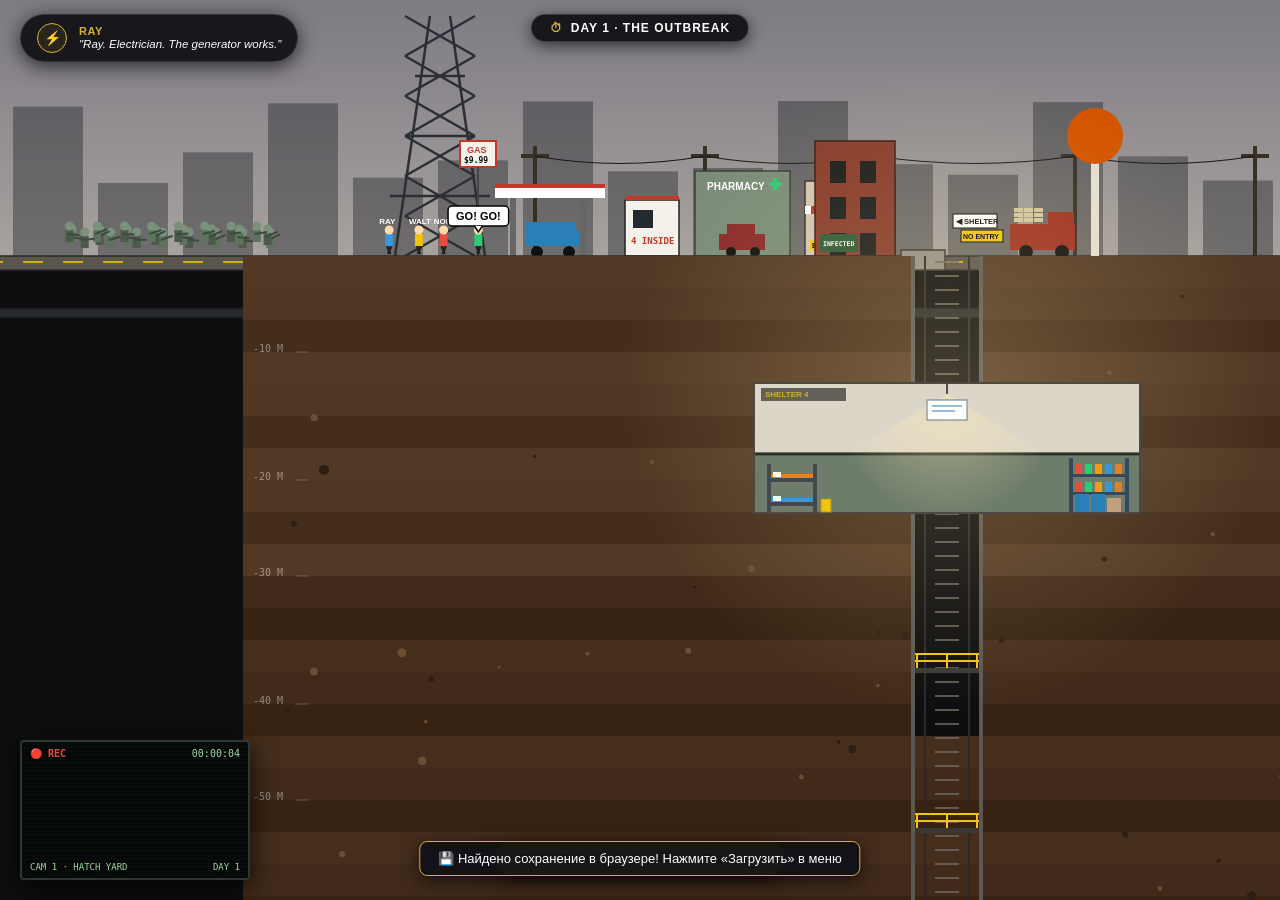
<file: underground.html>
<!DOCTYPE html>
<html lang="ru">
<head>
<meta charset="UTF-8">
<meta name="viewport" content="width=device-width, initial-scale=1.0">
<title>30 Years Underground — Zombie Apocalypse Colony Simulation</title>
<style>
:root {
  --bg-dark: #0e0e11;
  --panel-bg: #141417;
  --panel-border: #24242a;
  --text-main: #e8e8ed;
  --text-muted: #8e8e95;
  --accent-gold: #d4af37;
  --accent-blue: #3498db;
  --accent-orange: #e67e22;
  --accent-red: #e74c3c;
  --accent-green: #2ecc71;
  --bar-track: #222227;
  --font-family: -apple-system, BlinkMacSystemFont, "Segoe UI", Roboto, Helvetica, Arial, sans-serif;
}

* { box-sizing: border-box; margin: 0; padding: 0; user-select: none; }
body {
  background: var(--bg-dark);
  color: var(--text-main);
  font-family: var(--font-family);
  overflow: hidden;
  width: 100vw;
  height: 100vh;
}

#game-canvas {
  position: absolute;
  top: 0;
  left: 0;
  cursor: crosshair;
  display: block;
}

/* ═══════════════════════════════════════════════════════════════════
   AUTHENTIC RIGHT SIDEBAR HUD (1:1 VIDEO MATCH)
   ═══════════════════════════════════════════════════════════════════ */
#sidebar-hud {
  position: fixed;
  top: 0;
  right: 0;
  width: 300px;
  height: 100vh;
  background: var(--panel-bg);
  border-left: 1px solid var(--panel-border);
  display: flex;
  flex-direction: column;
  z-index: 100;
  box-shadow: -4px 0 24px rgba(0,0,0,0.7);
  overflow-y: auto;
  overflow-x: hidden;
  font-size: 13px;
}

#sidebar-hud::-webkit-scrollbar { width: 4px; }
#sidebar-hud::-webkit-scrollbar-thumb { background: #333338; border-radius: 2px; }

.sb-header {
  padding: 16px 18px 12px;
  border-bottom: 1px solid var(--panel-border);
  background: #111114;
}
.sb-year-row {
  display: flex;
  justify-content: space-between;
  align-items: baseline;
  margin-bottom: 4px;
}
.sb-year {
  font-size: 26px;
  font-weight: 800;
  color: #ffffff;
  letter-spacing: 1px;
}
.sb-time-wrap {
  display: flex;
  align-items: center;
  gap: 6px;
  font-size: 13px;
  color: var(--text-muted);
}
.sb-day-row {
  display: flex;
  justify-content: space-between;
  align-items: center;
}
.sb-day {
  font-size: 12px;
  color: var(--text-muted);
  text-transform: uppercase;
  letter-spacing: 0.5px;
}
.sb-status-pill {
  font-size: 10px;
  font-weight: bold;
  padding: 2px 8px;
  border-radius: 10px;
  background: rgba(230, 126, 34, 0.2);
  color: #f39c12;
  border: 1px solid rgba(230, 126, 34, 0.4);
  letter-spacing: 0.5px;
}

.sb-section {
  padding: 12px 18px;
  border-bottom: 1px solid var(--panel-border);
}
.sb-sec-header {
  display: flex;
  justify-content: space-between;
  align-items: center;
  margin-bottom: 8px;
}
.sb-sec-title {
  font-size: 11px;
  font-weight: 700;
  letter-spacing: 1.5px;
  color: var(--accent-gold);
  text-transform: uppercase;
}
.sb-sec-badge {
  font-size: 10px;
  color: var(--text-muted);
}

/* Population & Mini Graph */
.sb-pop-row {
  display: flex;
  justify-content: space-between;
  align-items: center;
  margin-top: 6px;
}
.sb-pop-val {
  font-size: 32px;
  font-weight: 800;
  color: #ffffff;
}
.sb-pop-chart {
  width: 130px;
  height: 38px;
}

/* Supplies Bars */
.sb-supplies-list {
  display: flex;
  flex-direction: column;
  gap: 8px;
  margin-top: 8px;
}
.sb-sup-item {
  display: grid;
  grid-template-columns: 85px 1fr 65px;
  align-items: center;
  gap: 8px;
  font-size: 11px;
}
.sb-sup-label {
  display: flex;
  align-items: center;
  gap: 5px;
  font-weight: 600;
  color: #cfcdd6;
}
.sb-bar-wrap {
  height: 6px;
  background: var(--bar-track);
  border-radius: 3px;
  overflow: hidden;
}
.sb-bar-fill {
  height: 100%;
  border-radius: 3px;
  transition: width 0.3s ease;
}
.sb-bar-food { background: #e67e22; }
.sb-bar-water { background: #3498db; }
.sb-bar-power { background: #f1c40f; }
.sb-bar-fuel { background: #d35400; }
.sb-bar-med { background: #e74c3c; }
.sb-bar-ammo { background: #e67e22; }
.sb-sup-val {
  text-align: right;
  font-size: 10px;
  color: var(--text-muted);
  font-family: monospace;
}

/* Construction */
.sb-const-status {
  display: flex;
  justify-content: space-between;
  align-items: center;
  background: #18181c;
  padding: 8px 12px;
  border-radius: 4px;
  border: 1px solid #28282e;
  font-size: 11px;
}
.sb-const-name { font-weight: 600; color: #fff; }
.sb-const-action {
  color: var(--accent-blue);
  font-weight: bold;
  cursor: pointer;
  padding: 2px 6px;
  border-radius: 3px;
  background: rgba(52, 152, 219, 0.15);
}
.sb-const-action:hover { background: rgba(52, 152, 219, 0.3); }

/* Work Bars */
.sb-work-bars {
  display: flex;
  gap: 6px;
  margin-top: 8px;
}
.sb-work-col {
  flex: 1;
  display: flex;
  flex-direction: column;
  align-items: center;
  gap: 4px;
  font-size: 9px;
  color: var(--text-muted);
}
.sb-work-meter-wrap {
  width: 100%;
  height: 24px;
  background: var(--bar-track);
  border-radius: 3px;
  display: flex;
  align-items: flex-end;
  overflow: hidden;
}
.sb-work-meter-fill {
  width: 100%;
  background: var(--accent-gold);
  border-radius: 2px;
}

/* People Grid (2x2 founders) */
.sb-people-grid {
  display: grid;
  grid-template-columns: 1fr 1fr;
  gap: 8px;
  margin-top: 8px;
}
.sb-person-card {
  display: flex;
  align-items: center;
  gap: 8px;
  background: #18181d;
  padding: 6px 8px;
  border-radius: 4px;
  border: 1px solid #26262e;
  cursor: pointer;
  transition: border-color 0.2s;
}
.sb-person-card:hover { border-color: var(--accent-gold); }
.sb-person-card.deceased { opacity: 0.5; filter: grayscale(1); }
.sb-person-avatar {
  width: 26px;
  height: 26px;
  border-radius: 50%;
  background: #282834;
  display: flex;
  align-items: center;
  justify-content: center;
  font-size: 13px;
  flex-shrink: 0;
}
.sb-person-info { overflow: hidden; }
.sb-person-name {
  font-size: 11px;
  font-weight: 700;
  color: #ffffff;
  white-space: nowrap;
  overflow: hidden;
  text-overflow: ellipsis;
}
.sb-person-sub { font-size: 9px; color: var(--text-muted); }

/* Event Log */
.sb-log-list {
  display: flex;
  flex-direction: column;
  gap: 6px;
  margin-top: 6px;
  max-height: 85px;
  overflow-y: auto;
  font-size: 10px;
  font-family: monospace;
}
.sb-log-entry { color: #bbb8c4; line-height: 1.3; }
.sb-log-day { color: var(--accent-gold); font-weight: bold; margin-right: 4px; }

/* Cross Section Minimap */
.sb-minimap-container {
  position: relative;
  width: 100%;
  height: 72px;
  background: #09090b;
  border: 1px solid #26262e;
  border-radius: 4px;
  overflow: hidden;
  cursor: pointer;
  margin-top: 6px;
}
#sb-minimap-canvas { width: 100%; height: 100%; display: block; }
#sb-minimap-viewport {
  position: absolute;
  border: 1.5px solid var(--accent-gold);
  background: rgba(212, 175, 55, 0.15);
  box-shadow: 0 0 6px rgba(212, 175, 55, 0.4);
  pointer-events: none;
}

/* ═══════════════════════════════════════════════════════════════════
   FLOATING CANVAS INSETS (AUTHENTIC VIDEO INSETS)
   ═══════════════════════════════════════════════════════════════════ */

/* Top Center Day Pill */
#top-day-pill {
  position: fixed;
  top: 14px;
  left: 50%;
  transform: translateX(-50%);
  background: rgba(18, 18, 22, 0.94);
  border: 1px solid rgba(255, 255, 255, 0.15);
  padding: 6px 18px;
  border-radius: 20px;
  display: flex;
  align-items: center;
  gap: 8px;
  font-size: 12px;
  font-weight: 700;
  letter-spacing: 1px;
  color: #fff;
  z-index: 90;
  box-shadow: 0 4px 16px rgba(0,0,0,0.6);
  pointer-events: none;
}
#top-day-pill .pill-clock { color: var(--accent-gold); }

/* Floating Controls (Compact 2-Row Dock on Left) */
#floating-controls {
  position: fixed;
  top: 62px;
  left: 20px;
  display: flex;
  flex-wrap: wrap;
  max-width: 340px;
  gap: 5px;
  z-index: 90;
}
.flt-btn {
  background: rgba(20, 20, 24, 0.9);
  border: 1px solid rgba(255, 255, 255, 0.15);
  color: #e5e5ea;
  padding: 5px 10px;
  border-radius: 4px;
  font-family: inherit;
  font-size: 11px;
  font-weight: 600;
  cursor: pointer;
  display: flex;
  align-items: center;
  gap: 4px;
  transition: all 0.2s;
  box-shadow: 0 2px 8px rgba(0,0,0,0.5);
}
.flt-btn:hover {
  background: rgba(35, 35, 42, 0.95);
  border-color: var(--accent-gold);
  color: #fff;
}
.flt-btn.active {
  background: var(--accent-gold);
  color: #000;
  border-color: var(--accent-gold);
}

/* Dialogue Card Top-Left (f_014.png) */
#dialogue-card {
  position: fixed;
  top: 14px;
  left: 20px;
  background: rgba(18, 18, 22, 0.94);
  border: 1px solid rgba(255, 255, 255, 0.12);
  border-radius: 24px;
  padding: 8px 16px;
  display: flex;
  align-items: center;
  gap: 12px;
  z-index: 90;
  box-shadow: 0 4px 20px rgba(0,0,0,0.7);
  max-width: 380px;
  transition: opacity 0.3s ease;
}
.dlg-avatar {
  width: 30px;
  height: 30px;
  border-radius: 50%;
  background: #2b261d;
  border: 1.5px solid var(--accent-gold);
  display: flex;
  align-items: center;
  justify-content: center;
  font-size: 14px;
  flex-shrink: 0;
}
.dlg-name {
  font-size: 11px;
  font-weight: 800;
  color: var(--accent-gold);
  letter-spacing: 0.5px;
}
.dlg-text {
  font-size: 11.5px;
  color: #ffffff;
  font-style: italic;
  line-height: 1.3;
}

/* Journal Note Inset (Matching 02_y1_shelter.png bottom-left) */
#journal-note {
  position: absolute;
  bottom: 24px;
  left: 24px;
  width: 290px;
  background: #faf6ea;
  border: 1px solid #c4b9a3;
  box-shadow: 2px 4px 18px rgba(0,0,0,0.6);
  padding: 14px 18px;
  border-radius: 2px;
  transform: rotate(-1.5deg);
  z-index: 95;
  font-family: 'Georgia', serif;
  display: none;
  pointer-events: auto;
}
#journal-note::before {
  content: '';
  position: absolute;
  top: -6px;
  left: 50%;
  transform: translateX(-50%);
  width: 24px;
  height: 10px;
  background: rgba(210, 180, 140, 0.7);
  border-radius: 2px;
}
.jn-header {
  display: flex;
  justify-content: space-between;
  font-size: 11px;
  font-weight: bold;
  color: #6a5738;
  margin-bottom: 6px;
  text-transform: uppercase;
}
.jn-body {
  font-size: 12px;
  line-height: 1.4;
  font-style: italic;
}
.jn-sig {
  text-align: right;
  font-size: 10px;
  font-weight: bold;
  color: #6a5738;
  margin-top: 6px;
}

/* Whiteboard Rules Inset (Year 9 - 07_y9_rules.png) */
#whiteboard-inset {
  position: fixed;
  top: 16px;
  right: 320px;
  width: 260px;
  background: #ffffff;
  color: #1a1917;
  padding: 12px 14px;
  border-radius: 3px;
  box-shadow: 0 4px 20px rgba(0,0,0,0.8);
  font-family: 'Courier New', monospace;
  border: 4px solid #a89f91;
  display: none;
  z-index: 92;
}
#whiteboard-inset h3 {
  font-size: 12px;
  color: #c0392b;
  text-decoration: underline;
  margin-bottom: 6px;
}
#whiteboard-inset ol {
  font-size: 10.5px;
  line-height: 1.4;
  padding-left: 14px;
}

/* Ration Card Inset (Year 9 - 07_y9_rules.png) */
#ration-card-inset {
  position: fixed;
  bottom: 20px;
  left: 20px;
  width: 230px;
  background: #e8e4d3;
  color: #2b281f;
  border: 1px solid #7f7866;
  padding: 10px 14px;
  border-radius: 2px;
  font-family: monospace;
  font-size: 10px;
  box-shadow: 0 6px 20px rgba(0,0,0,0.85);
  display: none;
  z-index: 92;
}
.rc-title { font-weight: bold; text-align: center; font-size: 11px; margin-bottom: 4px; }
.rc-row { display: flex; justify-content: space-between; margin-bottom: 3px; }
.rc-stamps { display: flex; gap: 4px; margin-top: 6px; }
.rc-stamp { border: 1px solid #c0392b; color: #c0392b; padding: 1px 3px; font-weight: bold; border-radius: 2px; font-size: 8px; }

/* Council Vote Inset (Year 13 - 08_y13_breach.png) */
#council-vote-inset {
  position: fixed;
  bottom: 20px;
  left: 20px;
  width: 250px;
  background: rgba(20, 20, 24, 0.95);
  border: 1px solid #d4af37;
  padding: 12px 14px;
  border-radius: 4px;
  box-shadow: 0 6px 25px rgba(0,0,0,0.9);
  display: none;
  z-index: 92;
  font-size: 11px;
}
.cv-header { color: #d4af37; font-weight: bold; margin-bottom: 6px; display: flex; justify-content: space-between; }
.cv-prompt { color: #fff; font-weight: 600; margin-bottom: 8px; line-height: 1.3; }
.cv-bar-wrap { height: 10px; background: #333; border-radius: 2px; overflow: hidden; margin-bottom: 6px; }
.cv-bar-fill { width: 85%; height: 100%; background: #2ecc71; }

/* Below Radio Broadcast Inset (Year 14 - 09_y14_twocities.png) */
#radio-broadcast-inset {
  position: fixed;
  bottom: 20px;
  left: 20px;
  width: 320px;
  background: rgba(18, 18, 22, 0.95);
  border: 1px solid #c0392b;
  border-radius: 4px;
  padding: 10px 14px;
  box-shadow: 0 6px 25px rgba(0,0,0,0.9);
  display: none;
  z-index: 92;
}
.rb-tag { background: #c0392b; color: #fff; font-size: 9px; font-weight: bold; padding: 2px 6px; border-radius: 2px; display: inline-block; margin-bottom: 4px; }
.rb-speaker { color: #d4af37; font-weight: bold; font-size: 11px; margin-bottom: 2px; }
.rb-text { color: #e5e5ea; font-style: italic; font-size: 11.5px; line-height: 1.3; }

/* Surveillance Camera CRT (Bottom Left - f_018.png / 03_y1_digging.png) */
#surveillance-cam {
  position: fixed;
  bottom: 20px;
  left: 20px;
  width: 230px;
  height: 140px;
  background: #080c0a;
  border: 2px solid #2e3832;
  border-radius: 4px;
  z-index: 90;
  overflow: hidden;
  box-shadow: 0 6px 25px rgba(0,0,0,0.85);
  cursor: pointer;
}
#surveillance-cam::before {
  content: " ";
  position: absolute;
  top: 0; left: 0; width: 100%; height: 100%;
  background: repeating-linear-gradient(rgba(0, 0, 0, 0) 0px, rgba(0, 0, 0, 0) 2px, rgba(0, 0, 0, 0.35) 3px, rgba(0, 0, 0, 0.35) 4px);
  pointer-events: none;
  z-index: 5;
}
.cam-top-bar {
  position: absolute;
  top: 6px; left: 8px; right: 8px;
  display: flex; justify-content: space-between; align-items: center;
  font-family: monospace; font-size: 10px; z-index: 6; text-shadow: 0 0 3px #000;
}
.cam-rec { color: #e74c3c; font-weight: bold; animation: pulseRec 1.2s infinite; }
@keyframes pulseRec { 0%, 100% { opacity: 1; } 50% { opacity: 0.2; } }
.cam-timer { color: #a2d9a6; }
.cam-bottom-bar {
  position: absolute;
  bottom: 6px; left: 8px; right: 8px;
  display: flex; justify-content: space-between;
  font-family: monospace; font-size: 9px; color: #a2d9a6; z-index: 6; text-shadow: 0 0 3px #000;
}
#cam-feed-canvas { width: 100%; height: 100%; display: block; }

/* Skip Prologue Button */
#prologue-skip-btn {
  position: fixed;
  bottom: 24px;
  left: 50%;
  transform: translateX(-50%);
  background: rgba(212, 175, 55, 0.95);
  color: #000;
  border: none;
  padding: 10px 24px;
  border-radius: 24px;
  font-family: inherit;
  font-size: 13px;
  font-weight: bold;
  cursor: pointer;
  z-index: 105;
  box-shadow: 0 4px 20px rgba(0,0,0,0.6);
  letter-spacing: 0.5px;
}
#prologue-skip-btn:hover { background: #f1c40f; }

/* ═══════════════════════════════════════════════════════════════════
   MODALS (CHAPTERS, WHITEBOARD, STORY DECISION, VICTORY)
   ═══════════════════════════════════════════════════════════════════ */
#modal-screen {
  position: fixed;
  top: 0; left: 0; width: 100vw; height: 100vh;
  background: rgba(10, 10, 12, 0.94);
  display: none;
  flex-direction: column;
  justify-content: center;
  align-items: center;
  z-index: 200;
  padding: 20px;
}
#modal-title { font-size: 36px; letter-spacing: 4px; margin-bottom: 12px; font-weight: 800; color: var(--accent-gold); }
#modal-desc { color: var(--text-muted); font-size: 15px; max-width: 540px; text-align: center; line-height: 1.8; margin-bottom: 28px; }
.modal-btn {
  padding: 12px 30px;
  background: var(--accent-gold);
  color: #000;
  font-family: inherit;
  font-weight: bold;
  border: none;
  border-radius: 4px;
  cursor: pointer;
  font-size: 13px;
}

/* Chapters Timeline Modal */
#chapters-modal {
  position: fixed;
  top: 0; left: 0; width: 100vw; height: 100vh;
  background: rgba(0,0,0,0.85);
  display: none;
  justify-content: center;
  align-items: center;
  z-index: 210;
  padding: 20px;
}
.ch-modal-box {
  background: #141418;
  border: 1px solid #3d3527;
  border-radius: 8px;
  padding: 24px;
  max-width: 860px;
  width: 95%;
  max-height: 88vh;
  display: flex;
  flex-direction: column;
  box-shadow: 0 10px 50px rgba(0,0,0,0.9);
}
.ch-grid {
  display: grid;
  grid-template-columns: repeat(auto-fill, minmax(360px, 1fr));
  gap: 12px;
  overflow-y: auto;
  padding-right: 6px;
  margin-top: 14px;
}
.ch-card {
  background: #1c1c22;
  border: 1px solid #2e2e38;
  border-radius: 6px;
  padding: 12px 14px;
  transition: all 0.2s;
  display: flex;
  flex-direction: column;
  justify-content: space-between;
}
.ch-card:hover { border-color: var(--accent-gold); background: #22222a; }
.ch-card.active { border-color: #2ecc71; background: #18261e; }
.ch-badge {
  display: flex;
  justify-content: space-between;
  font-size: 11px;
  color: var(--accent-gold);
  font-weight: bold;
  margin-bottom: 4px;
}
.ch-title { font-size: 14px; font-weight: 700; color: #fff; margin-bottom: 4px; }
.ch-desc { font-size: 11px; color: var(--text-muted); line-height: 1.4; margin-bottom: 10px; }
.ch-btn {
  align-self: flex-start;
  padding: 5px 12px;
  background: #2a2a34;
  color: #fff;
  border: 1px solid #3e3e4a;
  border-radius: 4px;
  font-size: 11px;
  font-weight: 600;
  cursor: pointer;
}
.ch-btn:hover { background: var(--accent-gold); color: #000; border-color: var(--accent-gold); }

/* Red Alert Overlay for The Breach */
#red-alert-overlay {
  position: fixed;
  top: 0; left: 0; width: 100vw; height: 100vh;
  background: rgba(231, 76, 60, 0.25);
  display: none;
  pointer-events: none;
  z-index: 150;
  animation: pulseRed 1s infinite alternate;
}
@keyframes pulseRed { 0% { background: rgba(231, 76, 60, 0.1); } 100% { background: rgba(231, 76, 60, 0.35); } }
#breach-banner {
  position: fixed;
  top: 70px;
  left: 50%;
  transform: translateX(-50%);
  background: #c0392b;
  color: #fff;
  padding: 10px 24px;
  border-radius: 6px;
  display: none;
  align-items: center;
  gap: 16px;
  z-index: 160;
  font-weight: bold;
  box-shadow: 0 4px 30px rgba(192, 57, 43, 0.8);
  font-size: 13px;
}

/* Build Menu Modal */
#build-modal {
  position: fixed;
  top: 0; left: 0; width: 100vw; height: 100vh;
  background: rgba(0,0,0,0.8);
  display: none;
  justify-content: center;
  align-items: center;
  z-index: 205;
}
.bm-box {
  background: #141418;
  border: 1px solid #3a3a44;
  border-radius: 8px;
  padding: 20px;
  max-width: 500px;
  width: 90%;
}
.bm-list {
  display: grid;
  grid-template-columns: 1fr 1fr;
  gap: 10px;
  margin-top: 14px;
}
.bm-item {
  background: #1c1c22;
  border: 1px solid #2e2e38;
  padding: 10px;
  border-radius: 6px;
  cursor: pointer;
  display: flex;
  align-items: center;
  gap: 10px;
}
.bm-item:hover { border-color: var(--accent-gold); background: #24242c; }
.bm-icon { font-size: 20px; }
.bm-name { font-size: 12px; font-weight: bold; color: #fff; }
.bm-cost { font-size: 10px; color: var(--text-muted); }

/* ═══════════════════════════════════════════════════════════════════
   INTERACTIVE CONSTRUCTION & BANNER
   ═══════════════════════════════════════════════════════════════════ */
#placement-banner {
  position: fixed;
  top: 54px;
  left: 50%;
  transform: translateX(-50%);
  background: rgba(20, 24, 30, 0.96);
  border: 1px solid var(--accent-gold);
  box-shadow: 0 4px 20px rgba(0,0,0,0.85);
  color: #fff;
  padding: 8px 18px;
  border-radius: 20px;
  display: flex;
  align-items: center;
  gap: 12px;
  font-size: 13px;
  font-weight: 600;
  z-index: 150;
  animation: pulseBanner 2s infinite alternate;
}
@keyframes pulseBanner {
  from { box-shadow: 0 0 10px rgba(212, 175, 55, 0.3); }
  to { box-shadow: 0 0 22px rgba(212, 175, 55, 0.8); }
}

/* ═══════════════════════════════════════════════════════════════════
   TOAST NOTIFICATIONS
   ═══════════════════════════════════════════════════════════════════ */
#toast-container {
  position: fixed;
  bottom: 24px;
  left: 50%;
  transform: translateX(-50%);
  display: flex;
  flex-direction: column;
  gap: 8px;
  z-index: 999;
  pointer-events: none;
  max-width: 90vw;
}
.toast {
  background: rgba(18, 18, 24, 0.96);
  border: 1px solid rgba(255, 255, 255, 0.2);
  color: #f0f0f5;
  padding: 9px 18px;
  border-radius: 8px;
  font-size: 13px;
  box-shadow: 0 4px 18px rgba(0,0,0,0.7);
  display: flex;
  align-items: center;
  gap: 8px;
  transition: opacity 0.3s, transform 0.3s;
  pointer-events: auto;
}
.toast.toast-gold { border-color: var(--accent-gold); color: #fff; }
.toast.toast-bad { border-color: #e74c3c; color: #ff9999; }
.toast.toast-good { border-color: #2ecc71; color: #aaffaa; }

/* ═══════════════════════════════════════════════════════════════════
   MOBILE RESPONSIVENESS & TOUCH CONTROLS
   ═══════════════════════════════════════════════════════════════════ */
#mobile-hud-btn {
  display: none;
  position: fixed;
  top: 12px;
  right: 12px;
  z-index: 160;
  background: rgba(20, 20, 26, 0.95);
  border: 1px solid var(--accent-gold);
  color: var(--accent-gold);
  padding: 8px 14px;
  border-radius: 6px;
  font-weight: bold;
  font-size: 12px;
  cursor: pointer;
  box-shadow: 0 2px 10px rgba(0,0,0,0.6);
  touch-action: manipulation;
}

@media (max-width: 900px) {
  #mobile-hud-btn { display: block; }
  #sidebar-hud {
    transform: translateX(100%);
    transition: transform 0.3s cubic-bezier(0.2, 0.9, 0.3, 1);
    width: min(320px, 86vw) !important;
    height: 100vh !important;
    height: 100dvh !important;
  }
  #sidebar-hud.mobile-open {
    transform: translateX(0) !important;
  }
  #dialogue-card {
    max-width: 85vw;
    top: auto;
    bottom: 155px;
    left: 12px;
  }
  #surveillance-cam {
    width: 140px;
    height: 90px;
    bottom: 12px;
    left: 12px;
  }
  #surveillance-cam canvas {
    width: 140px;
    height: 60px;
  }
  .flt-btn {
    padding: 7px 11px;
    font-size: 11px;
    min-height: 36px;
  }
  #top-day-pill {
    top: 8px;
    font-size: 10px;
    padding: 4px 12px;
  }
  #placement-banner {
    width: 92vw;
    font-size: 11px;
    padding: 6px 12px;
  }
}

</style>
</head>
<body>

<canvas id="game-canvas"></canvas>

<!-- Mobile HUD Toggle Button -->
<button id="mobile-hud-btn" onclick="toggleMobileHUD()">📋 МЕНЮ</button>

<!-- Placement Guide Banner for Interactive Construction -->
<div id="placement-banner" style="display:none;">
  <span id="pb-text">🔨 Выберите место для размещения комнаты (клик в шахте)</span>
  <button onclick="cancelPlacement()" style="background:#e74c3c; color:#fff; border:none; padding:4px 10px; border-radius:4px; font-weight:bold; cursor:pointer;">✕ ОТМЕНА (ESC)</button>
</div>

<!-- Toast Notifications Container -->
<div id="toast-container"></div>

<!-- Top Day Pill -->
<div id="top-day-pill">
  <span class="pill-clock">⏱</span>
  <span id="pill-title">DAY 1 · THE OUTBREAK</span>
</div>

<!-- Dialogue Card Top-Left (f_014.png) -->
<div id="dialogue-card">
  <div class="dlg-avatar" id="dlg-avatar">⚡</div>
  <div class="dlg-content">
    <div class="dlg-name" id="dlg-name">RAY</div>
    <div class="dlg-text" id="dlg-text">"Ray. Electrician. The generator works."</div>
  </div>
</div>

<!-- Floating In-Game Controls (2-Row Compact Left Dock) -->

<!-- Journal Note Inset (Day 1 / Day 761 / Day 10,657) -->
<div id="journal-note" onclick="this.style.display='none'">
  <div class="jn-header">
    <span id="jn-day">Day 1</span>
    <span>JOURNAL</span>
  </div>
  <div class="jn-body" id="jn-body">
    "A concrete room built for twenty. Four of us. We don't know each other's last names."
  </div>
  <div class="jn-sig" id="jn-sig">- NORA</div>
</div>

<!-- Whiteboard Inset (Year 9 - 07_y9_rules.png) -->
<div id="whiteboard-inset" onclick="this.style.display='none'">
  <h3>RULES</h3>
  <ol>
    <li>48 HOURS OF QUARANTINE FOR NEWCOMERS</li>
    <li>ONE RATION CARD EACH. NO WORK, NO SECOND BOWL</li>
  </ol>
</div>

<!-- Ration Card Inset (Year 9 - 07_y9_rules.png) -->
<div id="ration-card-inset" onclick="this.style.display='none'">
  <div class="rc-title">RATION CARD</div>
  <div class="rc-row"><span>No. 0144</span><span>WEEK 1</span></div>
  <div class="rc-row"><span>NAME: TOBY REYES</span></div>
  <div class="rc-row" style="color:#c0392b; font-weight:bold;">1 MEAL / DAY · WATER 2 L</div>
  <div class="rc-stamps">
    <span class="rc-stamp">MON: OK</span>
    <span class="rc-stamp">TUE: OK</span>
    <span class="rc-stamp">WED: OK</span>
  </div>
</div>

<!-- Council Vote Inset (Year 13 - 08_y13_breach.png) -->
<div id="council-vote-inset" onclick="this.style.display='none'">
  <div class="cv-header"><span>⚖ COUNCIL</span><span>9 VOTERS</span></div>
  <div class="cv-prompt">Open the old subway for its steel?</div>
  <div class="cv-bar-wrap"><div class="cv-bar-fill"></div></div>
  <div style="display:flex; justify-content:space-between; font-weight:bold;"><span>YES: 8</span><span>NO: 1</span></div>
</div>

<!-- Below Radio Broadcast Inset (Year 14 - 09_y14_twocities.png) -->
<div id="radio-broadcast-inset" onclick="this.style.display='none'">
  <span class="rb-tag">BELOW RADIO · ON AIR</span>
  <div class="rb-speaker">MARCUS</div>
  <div class="rb-text">"The council is suspended. Until this city is safe, the Security Council governs."</div>
</div>

<!-- Surveillance Camera CRT Inset (Bottom Left - f_018.png) -->
<div id="surveillance-cam" onclick="cycleCamera()" title="Кликните для переключения камеры наблюдения">
  <div class="cam-top-bar">
    <span class="cam-rec">🔴 REC</span>
    <span class="cam-timer" id="cam-timer">00:00:04</span>
  </div>
  <canvas id="cam-feed-canvas" width="230" height="140"></canvas>
  <div class="cam-bottom-bar">
    <span id="cam-name">CAM 1 · HATCH YARD</span>
    <span id="cam-day">DAY 1</span>
  </div>
</div>

<!-- Skip Prologue Button (visible only during prologue) -->
<button id="prologue-skip-btn" onclick="finishPrologue()">СПУСТИТЬСЯ В ШАХТУ ▶ (Пробел)</button>

<!-- ═══════════════════════════════════════════════════════════════════
     AUTHENTIC RIGHT SIDEBAR HUD
     ═══════════════════════════════════════════════════════════════════ -->
<div id="sidebar-hud" style="display:none;">
  <!-- Header: Year, Day, Sun/Moon, Status -->
  <div class="sb-header">
    <div class="sb-year-row">
      <div class="sb-year" id="sb-year-text">YEAR 1</div>
      <div class="sb-time-wrap">
        <span id="sb-time-icon">☀️</span>
        <span id="sb-time-clock">17:10</span>
      </div>
    </div>
    <div class="sb-day-row">
      <span class="sb-day" id="sb-day-text">DAY 1</span>
      <span class="sb-status-pill" id="sb-status-pill">📍 SURFACE RESTLESS</span>
    </div>
  </div>

  <!-- Compact Controls & Time Warp inside Sidebar HUD -->
  <div class="sb-section" style="padding: 6px 12px; background: #18191d; border-bottom: 1px solid #28292e;">
    <div style="display:flex; justify-content:space-between; align-items:center; margin-bottom: 6px;">
      <button class="flt-btn" onclick="openChaptersModal()" style="padding: 4px 6px; font-size: 10px; background: #2a2b30; color: var(--accent-gold); border: 1px solid #444; border-radius: 4px; font-weight: bold; cursor: pointer;">⏳ ГЛАВЫ ▼</button>
      <button class="flt-btn" id="btn-mode-indicator" onclick="openGameModeModal()" style="padding: 4px 8px; font-size: 10px; background: #16241a; color: #2ecc71; border: 1px solid #27ae60; border-radius: 4px; font-weight: bold; cursor: pointer;">🏛️ ДЕМОКРАТИЯ ▼</button>
      <div style="display:flex; gap: 4px;">
        <button class="flt-btn active" onclick="setSpeed(1)" id="flt-1x" style="padding: 3px 6px; font-size: 10px; background: #333; color: #fff; border: 1px solid #555; border-radius: 3px; cursor: pointer;">1x</button>
        <button class="flt-btn" onclick="setSpeed(2)" id="flt-2x" style="padding: 3px 6px; font-size: 10px; background: #222; color: #aaa; border: 1px solid #444; border-radius: 3px; cursor: pointer;">2x</button>
        <button class="flt-btn" onclick="setSpeed(5)" id="flt-5x" style="padding: 3px 6px; font-size: 10px; background: #222; color: #aaa; border: 1px solid #444; border-radius: 3px; cursor: pointer;">5x</button>
        <button class="flt-btn" onclick="setSpeed(30)" id="flt-30x" style="padding: 3px 6px; font-size: 10px; background: #222; color: var(--accent-gold); border: 1px solid #555; border-radius: 3px; font-weight: bold; cursor: pointer;">⚡30x</button>
        <button class="flt-btn" onclick="setSpeed(0)" id="flt-p" style="padding: 3px 6px; font-size: 10px; background: #222; color: #aaa; border: 1px solid #444; border-radius: 3px; cursor: pointer;">⏸</button>
      </div>
    </div>
    <div style="display:flex; gap: 4px; justify-content:space-between; flex-wrap:wrap;">
      <button onclick="toggleBuildMenu()" id="btn-tool-build" style="flex:1; min-width:48px; padding: 4px 0; font-size: 10px; background: #25262c; color: #e0e0e0; border: 1px solid #3d3e45; border-radius: 3px; cursor: pointer;">🏗️ Строить</button>
      <button onclick="setToolMode('dig')" id="btn-tool-dig" style="flex:1; min-width:48px; padding: 4px 0; font-size: 10px; background: #25262c; color: #e0e0e0; border: 1px solid #3d3e45; border-radius: 3px; cursor: pointer;">⛏️ Копать</button>
      <button onclick="setToolMode('demolish')" id="btn-tool-demo" style="flex:1; min-width:44px; padding: 4px 0; font-size: 10px; background: #25262c; color: #e74c3c; border: 1px solid #5c2828; border-radius: 3px; cursor: pointer;">💥 Снос</button>
      <button onclick="launchSurfaceScavenge()" style="flex:1; min-width:48px; padding: 4px 0; font-size: 10px; background: #25262c; color: #f39c12; border: 1px solid #3d3e45; border-radius: 3px; cursor: pointer;">🎒 Вылазка</button>
      <button onclick="openWhiteboardModal()" style="flex:1; min-width:44px; padding: 4px 0; font-size: 10px; background: #25262c; color: #e0e0e0; border: 1px solid #3d3e45; border-radius: 3px; cursor: pointer;">📋 Законы</button>
      <button onclick="AudioSys.toggleMute()" id="mute-btn-sb" style="padding: 4px 6px; font-size: 10px; background: #25262c; color: #aaa; border: 1px solid #3d3e45; border-radius: 3px; cursor: pointer;">🔊</button>
    </div>
    <!-- LocalStorage Save / Load Bar -->
    <div style="display:flex; gap: 4px; justify-content:space-between; margin-top: 6px; padding-top: 6px; border-top: 1px dashed rgba(255,255,255,0.12);">
      <button onclick="SaveSystem.saveGame(false)" style="flex:1; padding: 4px 0; font-size: 10px; background: #1e293b; color: #38bdf8; border: 1px solid #0284c7; border-radius: 3px; cursor: pointer; font-weight: bold;">💾 Сохранить</button>
      <button onclick="SaveSystem.loadGame()" style="flex:1; padding: 4px 0; font-size: 10px; background: #1e293b; color: #34d399; border: 1px solid #059669; border-radius: 3px; cursor: pointer; font-weight: bold;">📂 Загрузить</button>
      <button onclick="SaveSystem.resetGame()" style="flex:0.6; padding: 4px 0; font-size: 10px; background: #291e1e; color: #f87171; border: 1px solid #b91c1c; border-radius: 3px; cursor: pointer;">🔄 Сброс</button>
    </div>
    <div id="sb-save-status" style="font-size: 10px; color: #8e8e95; margin-top: 4px; display: flex; justify-content: space-between; align-items: center;">
      <span>💾 Автосохранение: полночь</span>
      <span id="sb-save-time" style="color:var(--accent-gold);"></span>
    </div>
  </div>

  <!-- Population & SVG Graph -->
  <div class="sb-section">
    <div class="sb-sec-header">
      <span class="sb-sec-title">POPULATION</span>
    </div>
    <div class="sb-pop-row">
      <div class="sb-pop-val" id="sb-pop-val">4</div>
      <div class="sb-pop-chart">
        <svg id="sb-chart-svg" width="130" height="38" viewBox="0 0 130 38">
          <path id="sb-chart-path" d="M0,34 L20,34 L40,32 L60,32 L80,30 L100,30 L130,28" fill="none" stroke="#d4af37" stroke-width="2"/>
        </svg>
      </div>
    </div>
  </div>

  <!-- Supplies Bars -->
  <div class="sb-section">
    <div class="sb-sec-header">
      <span class="sb-sec-title">SUPPLIES</span>
    </div>
    <div class="sb-supplies-list">
      <div class="sb-sup-item">
        <div class="sb-sup-label"><span>🌽</span> FOOD</div>
        <div class="sb-bar-wrap"><div class="sb-bar-fill sb-bar-food" id="bar-food" style="width:90%;"></div></div>
        <div class="sb-sup-val" id="val-food">90 DAYS</div>
      </div>
      <div class="sb-sup-item">
        <div class="sb-sup-label"><span>💧</span> WATER</div>
        <div class="sb-bar-wrap"><div class="sb-bar-fill sb-bar-water" id="bar-water" style="width:75%;"></div></div>
        <div class="sb-sup-val" id="val-water">150 DAYS</div>
      </div>
      <div class="sb-sup-item">
        <div class="sb-sup-label"><span>⚡</span> POWER</div>
        <div class="sb-bar-wrap"><div class="sb-bar-fill sb-bar-power" id="bar-power" style="width:100%;"></div></div>
        <div class="sb-sup-val" id="val-power">100%</div>
      </div>
      <div class="sb-sup-item">
        <div class="sb-sup-label"><span>⛽</span> FUEL</div>
        <div class="sb-bar-wrap"><div class="sb-bar-fill sb-bar-fuel" id="bar-fuel" style="width:65%;"></div></div>
        <div class="sb-sup-val" id="val-fuel">244</div>
      </div>
      <div class="sb-sup-item">
        <div class="sb-sup-label"><span>➕</span> MEDICINE</div>
        <div class="sb-bar-wrap"><div class="sb-bar-fill sb-bar-med" id="bar-med" style="width:40%;"></div></div>
        <div class="sb-sup-val" id="val-med">10</div>
      </div>
      <div class="sb-sup-item">
        <div class="sb-sup-label"><span>🎯</span> AMMO</div>
        <div class="sb-bar-wrap"><div class="sb-bar-fill sb-bar-ammo" id="bar-ammo" style="width:50%;"></div></div>
        <div class="sb-sup-val" id="val-ammo">74</div>
      </div>
    </div>
  </div>

  <!-- Construction -->
  <div class="sb-section">
    <div class="sb-sec-header">
      <span class="sb-sec-title">CONSTRUCTION</span>
      <span class="sb-sec-badge" id="sb-const-count">1 PROJECTS</span>
    </div>
    <div class="sb-const-status">
      <span style="display:flex; align-items:center; gap:6px;">
        <span id="sb-const-icon">🌱</span>
        <span class="sb-const-name" id="sb-const-name">MUSHROOMS</span>
      </span>
      <span class="sb-const-action" onclick="toggleBuildMenu()">PLAN</span>
    </div>
  </div>

  <!-- Work Roles -->
  <div class="sb-section">
    <div class="sb-sec-header">
      <span class="sb-sec-title">WORK</span>
    </div>
    <div class="sb-work-bars" id="sb-work-bars">
      <div class="sb-work-col">
        <div class="sb-work-meter-wrap"><div class="sb-work-meter-fill" style="height:100%;"></div></div>
        <span>1 DIR</span>
      </div>
      <div class="sb-work-col">
        <div class="sb-work-meter-wrap"><div class="sb-work-meter-fill" style="height:100%;"></div></div>
        <span>1 TECH</span>
      </div>
      <div class="sb-work-col">
        <div class="sb-work-meter-wrap"><div class="sb-work-meter-fill" style="height:100%;"></div></div>
        <span>1 MED</span>
      </div>
    </div>
  </div>

  <!-- People 2x2 Grid -->
  <div class="sb-section">
    <div class="sb-sec-header">
      <span class="sb-sec-title">PEOPLE</span>
    </div>
    <div class="sb-people-grid" id="sb-people-grid">
      <!-- Generated via JS -->
    </div>
  </div>

  <!-- Log -->
  <div class="sb-section sb-log-sec">
    <div class="sb-sec-header">
      <span class="sb-sec-title">LOG</span>
    </div>
    <div class="sb-log-list" id="sb-log-list">
      <div class="sb-log-entry"><span class="sb-log-day">D1</span> FOUR STRANGERS REACH THE OLD SHELTER</div>
    </div>
  </div>

  <!-- Cross-Section Minimap -->
  <div class="sb-section sb-minimap-sec">
    <div class="sb-sec-header">
      <span class="sb-sec-title">CROSS-SECTION</span>
      <span class="sb-sec-badge" id="sb-depth-val">-75 M</span>
    </div>
    <div class="sb-minimap-container" id="sb-minimap-box">
      <canvas id="sb-minimap-canvas" width="260" height="72"></canvas>
      <div id="sb-minimap-viewport"></div>
    </div>
  </div>
</div>

<!-- Red Alert Overlay for The Breach -->
<div id="red-alert-overlay"></div>
<div id="breach-banner">
  <span>🚨 ПРОРЫВ В ШАХТЕ! ОРДА В ВЕРХНЕМ СЕКТОРЕ!</span>
  <button onclick="sealBulkheads()" style="padding:6px 16px; background:#fff; color:#c0392b; border:none; border-radius:4px; font-weight:bold; cursor:pointer;">ЗАПЕРЕТЬ БРОНЕШЛЮЗЫ</button>
  <button onclick="colonistsFightBreach()" style="padding:6px 16px; background:#2c3e50; color:#fff; border:1px solid #fff; border-radius:4px; font-weight:bold; cursor:pointer;">АТАКОВАТЬ ОРДУ</button>
</div>

<!-- Modal Screen (Decisions, Game Over, Victory) -->
<div id="modal-screen">
  <h1 id="modal-title">КОЛОНИЯ ПАЛА</h1>
  <p id="modal-desc"></p>
  <button class="modal-btn" onclick="location.reload()">НАЧАТЬ ЗАНОВО</button>
</div>

<!-- Chapters Timeline Modal (10 Chapters) -->
<div id="chapters-modal">
  <div class="ch-modal-box">
    <div style="display:flex; justify-content:space-between; align-items:center; border-bottom:1px solid #3d3527; padding-bottom:12px;">
      <h2 style="color:var(--accent-gold); font-size:20px; letter-spacing:1px; margin:0; display:flex; align-items:center; gap:8px;">
        <span>⏳</span> ХРОНОЛОГИЯ 30 ЛЕТ: ГОРОД ПОД ОРДОЙ ЗОМБИ
      </h2>
      <button onclick="closeChaptersModal()" style="background:none; border:none; color:#cfbfad; font-size:24px; cursor:pointer;">✕</button>
    </div>
    <p style="color:var(--text-muted); font-size:12px; margin-top:8px;">
      10 глав из оригинального видео SquareUp. Выберите любую главу для перехода в соответствующую эпоху:
    </p>
    <div class="ch-grid" id="chapters-grid"></div>
  </div>
</div>

<!-- Build Menu Modal -->
<div id="build-modal">
  <div class="bm-box">
    <div style="display:flex; justify-content:space-between; align-items:center; border-bottom:1px solid #333; padding-bottom:10px;">
      <h3 style="color:var(--accent-gold); margin:0;">ПЛАНИРОВАНИЕ КОМНАТЫ</h3>
      <button onclick="toggleBuildMenu()" style="background:none; border:none; color:#bbb; font-size:20px; cursor:pointer;">✕</button>
    </div>
    <div class="bm-list" id="bm-list"></div>
  </div>
</div>

<!-- ═══════════════════════════════════════════════════════════════════
     GAME MODE SELECTION MODAL
     ═══════════════════════════════════════════════════════════════════ -->
<div id="gamemode-modal" style="display:none; position:fixed; top:0; left:0; width:100vw; height:100vh; background:rgba(0,0,0,0.85); z-index:210; justify-content:center; align-items:center;">
  <div style="background:#141418; border:1px solid var(--accent-gold); border-radius:8px; padding:22px; max-width:560px; width:92%; box-shadow:0 8px 30px rgba(0,0,0,0.9);">
    <div style="display:flex; justify-content:space-between; align-items:center; border-bottom:1px solid #333; padding-bottom:12px;">
      <h2 style="color:var(--accent-gold); font-size:19px; margin:0; display:flex; align-items:center; gap:8px;">
        <span>⚖️</span> РЕЖИМ ПРАВЛЕНИЯ В БУНКЕРЕ
      </h2>
      <button onclick="closeGameModeModal()" style="background:none; border:none; color:#cfbfad; font-size:24px; cursor:pointer;">✕</button>
    </div>
    <p style="color:#aaa; font-size:12px; margin:10px 0 16px;">
      Выберите форму правления колонией. Режим определяет, кто строит комнаты, голосует за законы и разрешает кризисы:
    </p>
    <div style="display:flex; flex-direction:column; gap:12px;">
      <!-- Democracy Card -->
      <div class="gm-card" id="gm-card-democracy" onclick="setGameMode('democracy')" style="background:#1b1d24; border:2px solid #2ecc71; border-radius:6px; padding:12px 16px; cursor:pointer; transition:all 0.2s;">
        <div style="display:flex; justify-content:space-between; align-items:center; margin-bottom:4px;">
          <span style="color:#2ecc71; font-weight:bold; font-size:14px;">🏛️ ДЕМОКРАТИЯ (СОВЕТ КОЛОНИИ)</span>
          <span class="gm-badge" id="gm-badge-democracy" style="background:#2ecc71; color:#000; font-size:10px; font-weight:bold; padding:2px 8px; border-radius:10px;">АКТИВЕН</span>
        </div>
        <p style="color:#cfcfd6; font-size:12px; margin:0; line-height:1.4;">
          <strong>Герои сами строят и принимают решения!</strong> Совет колонистов собирается для голосования по законам, распределению пайков, обороне и автономному строительству нужных комнат. Игрок голосует наравне со всеми.
        </p>
      </div>

      <!-- Overseer Card -->
      <div class="gm-card" id="gm-card-overseer" onclick="setGameMode('overseer')" style="background:#1b1d24; border:1px solid #444; border-radius:6px; padding:12px 16px; cursor:pointer; transition:all 0.2s;">
        <div style="display:flex; justify-content:space-between; align-items:center; margin-bottom:4px;">
          <span style="color:#e67e22; font-weight:bold; font-size:14px;">👑 КОМЕНДАНТ (ПРЯМОЕ УПРАВЛЕНИЕ)</span>
          <span class="gm-badge" id="gm-badge-overseer" style="display:none; background:#e67e22; color:#000; font-size:10px; font-weight:bold; padding:2px 8px; border-radius:10px;">АКТИВЕН</span>
        </div>
        <p style="color:#aaa; font-size:12px; margin:0; line-height:1.4;">
          <strong>Единоличная власть игрока.</strong> Стройте только по своему усмотрению, принимайте законы прямыми декретами, дилеммы разрешаются без голосований жителей.
        </p>
      </div>

      <!-- Anarchy Card -->
      <div class="gm-card" id="gm-card-anarchy" onclick="setGameMode('anarchy')" style="background:#1b1d24; border:1px solid #444; border-radius:6px; padding:12px 16px; cursor:pointer; transition:all 0.2s;">
        <div style="display:flex; justify-content:space-between; align-items:center; margin-bottom:4px;">
          <span style="color:#e74c3c; font-weight:bold; font-size:14px;">⚡ АНАРХИЯ (СВОБОДНАЯ ВОЛЯ)</span>
          <span class="gm-badge" id="gm-badge-anarchy" style="display:none; background:#e74c3c; color:#fff; font-size:10px; font-weight:bold; padding:2px 8px; border-radius:10px;">АКТИВЕН</span>
        </div>
        <p style="color:#aaa; font-size:12px; margin:0; line-height:1.4;">
          <strong>Никаких законов и запретов.</strong> Колонисты действуют спонтанно: сами копают где вздумается, тратят провизию и строят по импульсу. Экстремальный хаос.
        </p>
      </div>
    </div>
  </div>
</div>

<!-- ═══════════════════════════════════════════════════════════════════
     INTERACTIVE COUNCIL VOTING CHAMBER MODAL
     ═══════════════════════════════════════════════════════════════════ -->
<div id="council-vote-modal" style="display:none; position:fixed; top:0; left:0; width:100vw; height:100vh; background:rgba(0,0,0,0.85); z-index:220; justify-content:center; align-items:center;">
  <div style="background:#121317; border:2px solid var(--accent-gold); border-radius:10px; padding:22px; max-width:580px; width:92%; box-shadow:0 10px 40px rgba(0,0,0,0.95);">
    <div style="display:flex; justify-content:space-between; align-items:center; border-bottom:1px solid #333; padding-bottom:10px; margin-bottom:12px;">
      <div style="display:flex; align-items:center; gap:8px;">
        <span style="font-size:22px;">🏛️</span>
        <div>
          <h2 style="color:var(--accent-gold); font-size:17px; margin:0; letter-spacing:1px;" id="cv-title">СОВЕТ КОЛОНИИ: ГОЛОСОВАНИЕ</h2>
          <span style="color:#888; font-size:11px;" id="cv-subtitle">ДЕМОКРАТИЧЕСКАЯ АССАМБЛЕЯ ВЫЖИВШИХ</span>
        </div>
      </div>
      <span id="cv-voters-count" style="background:#222; color:#2ecc71; font-size:11px; font-weight:bold; padding:3px 8px; border-radius:4px; border:1px solid #333;">4 голоса</span>
    </div>

    <!-- Issue text -->
    <div style="background:#1b1c22; border-left:4px solid var(--accent-gold); padding:10px 14px; margin-bottom:12px; border-radius:0 6px 6px 0;">
      <div style="color:#fff; font-size:13px; font-weight:600; line-height:1.4;" id="cv-prompt-text">Повестка дня...</div>
      <div style="color:#aaa; font-size:11px; margin-top:4px;" id="cv-desc-text">Описание последствий...</div>
    </div>

    <!-- Voters list & quotes -->
    <div style="max-height:170px; overflow-y:auto; margin-bottom:14px; display:flex; flex-direction:column; gap:6px;" id="cv-voters-list"></div>

    <!-- Live Vote Progress Bar -->
    <div style="margin-bottom:16px;">
      <div style="display:flex; justify-content:space-between; font-size:12px; font-weight:bold; margin-bottom:4px;">
        <span style="color:#2ecc71;" id="cv-yes-label">ЗА: 0</span>
        <span style="color:#e74c3c;" id="cv-no-label">ПРОТИВ: 0</span>
      </div>
      <div style="height:12px; background:#222; border-radius:6px; overflow:hidden; display:flex; border:1px solid #444;">
        <div id="cv-bar-yes" style="height:100%; width:50%; background:#2ecc71; transition:width 0.3s ease;"></div>
        <div id="cv-bar-no" style="height:100%; width:50%; background:#e74c3c; transition:width 0.3s ease;"></div>
      </div>
    </div>

    <!-- Action buttons -->
    <div style="display:flex; gap:10px; justify-content:flex-end;" id="cv-actions">
      <button class="modal-btn" id="cv-btn-opt-a" style="background:#27ae60; color:#fff; font-size:12px; padding:9px 16px; border-radius:5px; cursor:pointer;">👍 ГОЛОСУЮ ЗА</button>
      <button class="modal-btn" id="cv-btn-opt-b" style="background:#c0392b; color:#fff; font-size:12px; padding:9px 16px; border-radius:5px; cursor:pointer;">👎 ГОЛОСУЮ ПРОТИВ</button>
    </div>
  </div>
</div>

<!-- ═══════════════════════════════════════════════════════════════════
     INTERACTIVE WHITEBOARD LAWS MODAL
     ═══════════════════════════════════════════════════════════════════ -->
<div id="whiteboard-modal" style="display:none; position:fixed; top:0; left:0; width:100vw; height:100vh; background:rgba(0,0,0,0.85); z-index:215; justify-content:center; align-items:center;">
  <div style="background:#ffffff; color:#1a1917; border:5px solid #a89f91; border-radius:6px; padding:22px; max-width:600px; width:92%; box-shadow:0 10px 40px rgba(0,0,0,0.9); font-family:'Courier New', monospace;">
    <div style="display:flex; justify-content:space-between; align-items:center; border-bottom:2px dashed #999; padding-bottom:8px; margin-bottom:12px;">
      <div>
        <h2 style="color:#c0392b; font-size:20px; margin:0; text-decoration:underline;">RULES & DIRECTIVES</h2>
        <span id="wb-mode-status" style="font-size:11px; color:#555; font-weight:bold;">РЕЖИМ: ДЕМОКРАТИЯ (Законы принимаются Советом)</span>
      </div>
      <button onclick="closeWhiteboardModal()" style="background:none; border:none; color:#333; font-size:24px; font-weight:bold; cursor:pointer;">✕</button>
    </div>

    <div style="display:flex; flex-direction:column; gap:12px; max-height:65vh; overflow-y:auto; padding-right:6px;" id="wb-laws-container">
      <!-- Laws list rendered dynamically via JS -->
    </div>
  </div>
</div>

<script>
// ═══════════════════════════════════════════════════════════════════
// SOUND SYNTHESIS ENGINE (Web Audio API)
// ═══════════════════════════════════════════════════════════════════
const AudioSys = {
  ctx: null,
  enabled: true,
  init() {
    if (!this.ctx) {
      const AC = window.AudioContext || window.webkitAudioContext;
      this.ctx = new AC();
    }
    if (this.ctx && this.ctx.state === 'suspended') this.ctx.resume();
  },
  playTone(freq, dur, type = 'sine', vol = 0.15) {
    if (!this.enabled) return;
    this.init();
    if (!this.ctx) return;
    try {
      const osc = this.ctx.createOscillator();
      const gain = this.ctx.createGain();
      osc.type = type;
      osc.frequency.setValueAtTime(freq, this.ctx.currentTime);
      gain.gain.setValueAtTime(vol, this.ctx.currentTime);
      gain.gain.exponentialRampToValueAtTime(0.001, this.ctx.currentTime + dur);
      osc.connect(gain);
      gain.connect(this.ctx.destination);
      osc.start();
      osc.stop(this.ctx.currentTime + dur);
    } catch(e) {}
  },
  playPickaxeClink() { this.playTone(1800 + Math.random() * 400, 0.08, 'triangle', 0.2); },
  playMetalClang() {
    this.playTone(280, 0.6, 'sawtooth', 0.35);
    this.playTone(140, 0.8, 'square', 0.25);
  },
  playDig() { this.playTone(120 + Math.random() * 50, 0.12, 'square', 0.15); },
  playAlert() {
    this.playTone(600, 0.18, 'sawtooth', 0.25);
    setTimeout(() => this.playTone(850, 0.25, 'sawtooth', 0.3), 150);
  },
  playGood() {
    this.playTone(523.25, 0.15, 'sine', 0.2);
    setTimeout(() => this.playTone(659.25, 0.15, 'sine', 0.2), 120);
    setTimeout(() => this.playTone(783.99, 0.3, 'sine', 0.25), 240);
  },
  playHordeRoar() {
    if (!this.enabled) return;
    this.init();
    if (!this.ctx) return;
    try {
      const osc = this.ctx.createOscillator();
      const gain = this.ctx.createGain();
      osc.type = 'sawtooth';
      osc.frequency.setValueAtTime(65, this.ctx.currentTime);
      osc.frequency.linearRampToValueAtTime(45, this.ctx.currentTime + 1.2);
      gain.gain.setValueAtTime(0.3, this.ctx.currentTime);
      gain.gain.linearRampToValueAtTime(0.001, this.ctx.currentTime + 1.2);
      osc.connect(gain);
      gain.connect(this.ctx.destination);
      osc.start();
      osc.stop(this.ctx.currentTime + 1.2);
    } catch(e) {}
  },
  playSiren() {
    if (!this.enabled) return;
    this.init();
    if (!this.ctx) return;
    try {
      const osc = this.ctx.createOscillator();
      const gain = this.ctx.createGain();
      osc.type = 'sawtooth';
      const now = this.ctx.currentTime;
      osc.frequency.setValueAtTime(440, now);
      osc.frequency.linearRampToValueAtTime(880, now + 0.5);
      osc.frequency.linearRampToValueAtTime(440, now + 1.0);
      gain.gain.setValueAtTime(0.25, now);
      gain.gain.linearRampToValueAtTime(0.01, now + 1.0);
      osc.connect(gain);
      gain.connect(this.ctx.destination);
      osc.start();
      osc.stop(now + 1.0);
    } catch(e) {}
  },
  playElevatorHum() { this.playTone(85, 1.5, 'sine', 0.15); },
  playBad() {
    this.playTone(180, 0.18, 'sawtooth', 0.25);
    setTimeout(() => this.playTone(130, 0.22, 'sawtooth', 0.3), 120);
  },
  playBuild() {
    this.playTone(440, 0.1, 'sine', 0.2);
    setTimeout(() => this.playTone(554.37, 0.1, 'sine', 0.2), 80);
    setTimeout(() => this.playTone(659.25, 0.15, 'sine', 0.25), 160);
  },
  playDemolish() {
    this.playTone(130, 0.2, 'triangle', 0.3);
    setTimeout(() => this.playTone(70, 0.3, 'sawtooth', 0.3), 80);
  },
  toggleMute() {
    this.enabled = !this.enabled;
    const btns = [document.getElementById('mute-btn-sb'), document.getElementById('flt-snd')];
    btns.forEach(b => { if (b) b.textContent = this.enabled ? '🔊' : '🔇'; });
    showToast(this.enabled ? '🔊 Звук включен' : '🔇 Звук выключен', 'toast-gold');
  }
};

function toggleSound() {
  AudioSys.enabled = !AudioSys.enabled;
  const btn = document.getElementById('flt-snd');
  if (btn) btn.textContent = AudioSys.enabled ? '🔊' : '🔇';
}

// ═══════════════════════════════════════════════════════════════════
// GAME CONSTANTS & WORLD ARCHITECTURE
// ═══════════════════════════════════════════════════════════════════
const CELL_SIZE = 32;
const MAP_COLS = 42;
const MAP_ROWS = 65;
const SURFACE_Y = 8; // Surface road height in cells

const C_DIRT = 0;
const C_STONE = 1;
const C_EXCAVATED = 2;
const C_BEDROCK = 3;

const G = {
  state: 'prologue',
  day: 1,
  timeHour: 17,
  timeMin: 10,
  speed: 1,
  paused: false,
  gameOver: false,
  won: false,
  activeChapterId: 'ch1',
  cam: { x: 0, y: 0, targetX: 0, targetY: 0 },
  shake: 0,
  redAlert: false,
  toolMode: 'select',
  gameMode: 'democracy', // 'democracy' (heroes vote & build) | 'overseer' (dictator) | 'anarchy'
  laws: {
    rationing: 'standard', // 'strict' (0.7x food) | 'standard' (1.0x) | 'abundant' (1.4x food, +morale)
    curfew: true,          // true: silence at night, +10 defense | false: free movement
    laborDuty: 'voluntary', // 'voluntary' (normal) | 'mandatory' (+35% work speed, -morale)
    quarantine: 'strict',  // 'strict' (0% infection risk) | 'open' (fast entry)
    childSchool: true      // true (+morale, education) | false (+stone, child labor)
  },
  lastCouncilDay: 0,
  placingRoom: null,
  hoverCell: { c: 0, r: 0 },
  activeCamIdx: 0,
  hasDirtMound: false,
  isWinterSnow: false,
  res: { food: 90, water: 150, power: 100, fuel: 244, med: 10, ammo: 74, materials: 35 },
  popHistory: [4, 4, 4, 4, 4, 4, 4],
  colonists: [
    { id: 'ray', name: 'RAY', age: 41, role: 'ELEC', color: '#3498db', icon: '⚡', hp: 100, x: 0, y: 0, status: 'alive', task: 'Обслуживание генератора', thought: 'Генератор в порядке. Надо экономить топливо.' },
    { id: 'nora', name: 'NORA', age: 34, role: 'MED', color: '#e74c3c', icon: '💉', hp: 100, x: 0, y: 0, status: 'alive', task: 'Осмотр запасов медикаментов', thought: 'Главное — не допустить заражения и истощения.' },
    { id: 'walt', name: 'WALT', age: 47, role: 'ENG', color: '#f1c40f', icon: '⛏️', hp: 100, x: 0, y: 0, status: 'alive', task: 'Планирование шахты', thought: 'Порода здесь крепкая. Будем копать глубже.' },
    { id: 'eli', name: 'ELI', age: 19, role: 'SCOUT', color: '#2ecc71', icon: '🎒', hp: 100, x: 0, y: 0, status: 'alive', task: 'Разборка коробок с едой', thought: 'Наверху остался целый город... но там орда.' }
  ],
  rooms: [],
  blueprints: [
    { type: 'quarters', name: 'BUNKS', x: 15, y: SURFACE_Y + 5, w: 5, h: 4, icon: '🛏️' },
    { type: 'latrine', name: 'LATRINE', x: 11, y: SURFACE_Y + 6, w: 4, h: 3, icon: '💧' }
  ],
  grid: [],
  zombies: [],
  particles: [],
  snowflakes: [],
  prologue: {
    t: 0,
    soundHorde: false,
    soundSlam: false,
    hatchX: Math.floor(MAP_COLS / 2) * CELL_SIZE
  },
  elevator: {
    unlocked: false,
    y: (SURFACE_Y + 4) * CELL_SIZE,
    targetY: (SURFACE_Y + 4) * CELL_SIZE,
    speed: 60,
    dir: 1
  },
  dialogueTimer: 0,
  dialogueIndex: 0,
  // ─── GAMEPLAY MECHANICS STATE ───
  mechanics: {
    enabled: true,
    lastDayTick: 0,
    lastEventDay: 0,
    nextNewcomerDay: 60 + Math.floor(Math.random() * 90),
    scavengeTeam: [],       // colonists on surface mission
    scavengeDayLeft: 0,     // days until scavenge team returns
    scavengeReturning: false,
    buildQueue: [],          // { blueprint, daysLeft, workers }
    sickColonists: [],       // ids of sick colonists
    morale: 75,              // 0-100
    totalDeaths: 0,
    totalBorn: 0,
    daysSinceLastEvent: 0,
    foodProduction: 0,       // per day
    waterProduction: 0,      // per day
    powerProduction: 0,
    defenseRating: 10,       // determines horde attack outcomes
    popCap: 8,               // max population (increases with rooms)
    eventLog: []
  },
  dialogues: [
    { name: 'RAY', icon: '⚡', text: '"Ray. Electrician. The generator works."' },
    { name: 'NORA', icon: '💉', text: '"Nora. Combat medic. We need water and strict quarantine."' },
    { name: 'WALT', icon: '⛏️', text: '"Walt. Miner. Let me grab the pickaxe and start cutting."' },
    { name: 'ELI', icon: '🎒', text: '"Eli. Courier. I know the city streets if we need supplies."' },
    { name: 'WALT', icon: '⛏️', text: '"They can smell us. Scratching at the hatch all night."' }
  ]
};

// Available Room Types
const ROOM_CATALOG = [
  { type: 'quarters', name: 'BUNKS (СПАЛЬНЯ)', icon: '🛏️', w: 6, h: 4, matCost: 15, desc: 'Жилые места (+6 мест к лимиту).' },
  { type: 'latrine', name: 'LATRINE (САНУЗЕЛ)', icon: '💧', w: 4, h: 3, matCost: 10, desc: 'Санитария, предотвращает болезни.' },
  { type: 'farm', name: 'MUSHROOM FARM', icon: '🌱', w: 6, h: 4, matCost: 20, desc: 'Выращивание грибов (+3 еды/день).' },
  { type: 'generator', name: 'BIKE DYNAMO', icon: '🚴', w: 5, h: 4, matCost: 25, desc: 'Велогенератор Рэя (+15 энергии).' },
  { type: 'waterPump', name: 'WATER PUMP', icon: '🌊', w: 5, h: 4, matCost: 30, desc: 'Откачка воды (+4 воды/день).' },
  { type: 'infirmary', name: 'CLINIC', icon: '🏥', w: 5, h: 4, matCost: 25, desc: 'Лазарет и карантинный блок.' },
  { type: 'kitchen', name: 'MESS HALL', icon: '🍽️', w: 6, h: 3, matCost: 20, desc: 'Столовая и доска законов (+мораль).' },
  { type: 'armory', name: 'ARMORY (ОРУЖЕЙНАЯ)', icon: '🛡️', w: 5, h: 4, matCost: 35, desc: 'Оружейная: +15 к защите и патроны.' },
  { type: 'school', name: 'BELOW SCHOOL', icon: '📚', w: 6, h: 4, matCost: 30, desc: 'Подземная школа (+10% морали).' },
  { type: 'hydro_uv', name: 'UV HYDROPONICS', icon: '🥬', w: 7, h: 4, matCost: 45, desc: 'УФ-гидропоника (+6 еды/день).' },
  { type: 'workshop', name: 'RAY WORKSHOP', icon: '⚙️', w: 5, h: 3, matCost: 25, desc: 'Мастерская (+1 материал/день).' }
];

// Initialize World Grid
function initGrid() {
  G.grid = [];
  for (let r = 0; r < MAP_ROWS; r++) {
    const row = [];
    for (let c = 0; c < MAP_COLS; c++) {
      if (r < SURFACE_Y) {
        row.push(C_EXCAVATED);
      } else if (r >= MAP_ROWS - 6) {
        row.push(C_BEDROCK);
      } else if (r > 38) {
        row.push(C_STONE);
      } else {
        row.push(C_DIRT);
      }
    }
    G.grid.push(row);
  }

  // Central Vertical Concrete Shaft
  const hatchCol = Math.floor(MAP_COLS / 2);
  for (let r = SURFACE_Y; r <= SURFACE_Y + 14; r++) {
    G.grid[r][hatchCol] = C_EXCAVATED;
    G.grid[r][hatchCol + 1] = C_EXCAVATED;
  }

  // Initial Shelter Bunker Room (Shelter 4)
  const shelterY = SURFACE_Y + 4;
  G.rooms = [{
    id: 'shelter_main',
    type: 'bunker',
    name: 'SHELTER 4',
    x: hatchCol - 5,
    y: shelterY,
    w: 12,
    h: 4,
    color: '#343831'
  }];

  for (let dy = 0; dy < 4; dy++) {
    for (let dx = 0; dx < 12; dx++) {
      G.grid[shelterY + dy][hatchCol - 5 + dx] = C_EXCAVATED;
    }
  }

  // Position 4 Survivors inside shelter
  G.colonists[0].x = (hatchCol - 3.5) * CELL_SIZE; G.colonists[0].y = (shelterY + 2.5) * CELL_SIZE;
  G.colonists[1].x = (hatchCol - 1.5) * CELL_SIZE; G.colonists[1].y = (shelterY + 2.5) * CELL_SIZE;
  G.colonists[2].x = (hatchCol + 1.5) * CELL_SIZE; G.colonists[2].y = (shelterY + 2.5) * CELL_SIZE;
  G.colonists[3].x = (hatchCol + 3.5) * CELL_SIZE; G.colonists[3].y = (shelterY + 2.5) * CELL_SIZE;

  // Surface zombies
  G.zombies = [];
  for (let i = 0; i < 28; i++) {
    G.zombies.push({
      x: (hatchCol - 18 + Math.random() * 36) * CELL_SIZE,
      y: (SURFACE_Y - 0.2) * CELL_SIZE,
      vx: (Math.random() - 0.5) * 0.4,
      wobble: Math.random() * 6.28,
      skin: i % 2 === 0 ? '#637a67' : '#7d8a78'
    });
  }

  // Snowflakes pool
  G.snowflakes = [];
  for (let i = 0; i < 80; i++) {
    G.snowflakes.push({
      x: Math.random() * (MAP_COLS * CELL_SIZE + 400) - 200,
      y: Math.random() * 400 - 100,
      speed: 0.6 + Math.random() * 1.2,
      wobble: Math.random() * 6.28
    });
  }
}

// ═══════════════════════════════════════════════════════════════════
// CANVAS SETUP & RESIZING
// ═══════════════════════════════════════════════════════════════════
const canvas = document.getElementById('game-canvas');
const ctx = canvas.getContext('2d');
let W = window.innerWidth;
let H = window.innerHeight;

function resizeCanvas() {
  const isGame = (G.state === 'game');
  const sidebarWidth = (isGame && window.innerWidth > 768) ? 300 : 0;
  W = window.innerWidth - sidebarWidth;
  H = window.innerHeight;
  canvas.width = W;
  canvas.height = H;
  const sidebar = document.getElementById('sidebar-hud');
  if (sidebar) sidebar.style.display = isGame ? 'flex' : 'none';
  const skipBtn = document.getElementById('prologue-skip-btn');
  if (skipBtn) skipBtn.style.display = isGame ? 'none' : 'block';
}
window.addEventListener('resize', resizeCanvas);

// ═══════════════════════════════════════════════════════════════════
// RENDERING: REALISTIC SURFACE WORLD & ESCAPE (00_city.png / 01_hatch_dive.png)
// ═══════════════════════════════════════════════════════════════════

function drawSurfaceWorld() {
  const skyH = SURFACE_Y * CELL_SIZE;
  const hatchCol = Math.floor(MAP_COLS / 2);
  const hatchX = hatchCol * CELL_SIZE;

  // 1. Sky Gradient
  const skyGrad = ctx.createLinearGradient(0, -300, 0, skyH);
  if (G.isWinterSnow) {
    skyGrad.addColorStop(0, '#54585c');
    skyGrad.addColorStop(1, '#85878a');
  } else if (G.timeHour >= 21 || G.timeHour < 5) {
    skyGrad.addColorStop(0, '#0a0d14');
    skyGrad.addColorStop(1, '#1b2230');
  } else {
    skyGrad.addColorStop(0, '#615f66');
    skyGrad.addColorStop(0.6, '#827f87');
    skyGrad.addColorStop(1, '#a8a29e');
  }
  ctx.fillStyle = skyGrad;
  ctx.fillRect(-600, -400, MAP_COLS * CELL_SIZE + 1200, skyH + 400);

  // Background city silhouettes
  ctx.fillStyle = G.isWinterSnow ? 'rgba(70, 75, 82, 0.5)' : 'rgba(40, 42, 48, 0.45)';
  for (let bx = -400; bx < MAP_COLS * CELL_SIZE + 400; bx += 85) {
    const bh = 110 + Math.sin(bx * 0.05) * 45;
    ctx.fillRect(bx, skyH - bh, 70, bh);
  }

  // 2. High Voltage Electrical Transmission Pylon Tower
  const pylonX = hatchX - 520;
  ctx.strokeStyle = '#2b2e34';
  ctx.lineWidth = 2.5;
  ctx.beginPath();
  ctx.moveTo(pylonX, skyH); ctx.lineTo(pylonX + 35, skyH - 240);
  ctx.moveTo(pylonX + 90, skyH); ctx.lineTo(pylonX + 55, skyH - 240);
  ctx.moveTo(pylonX + 20, skyH - 180); ctx.lineTo(pylonX + 70, skyH - 180);
  ctx.moveTo(pylonX + 10, skyH - 120); ctx.lineTo(pylonX + 80, skyH - 120);
  ctx.moveTo(pylonX - 5, skyH - 60); ctx.lineTo(pylonX + 95, skyH - 60);
  for (let py = skyH; py > skyH - 240; py -= 40) {
    ctx.moveTo(pylonX + 10, py); ctx.lineTo(pylonX + 80, py - 40);
    ctx.moveTo(pylonX + 80, py); ctx.lineTo(pylonX + 10, py - 40);
  }
  ctx.stroke();

  // 3. Wooden Utility Telephone Poles & Sagging Wires
  const poleXs = [hatchX - 380, hatchX - 210, hatchX - 40, hatchX + 160, hatchX + 340];
  ctx.strokeStyle = '#382f25';
  ctx.lineWidth = 4;
  poleXs.forEach(px => {
    ctx.beginPath();
    ctx.moveTo(px, skyH); ctx.lineTo(px, skyH - 110);
    ctx.moveTo(px - 14, skyH - 100); ctx.lineTo(px + 14, skyH - 100);
    ctx.stroke();
  });

  ctx.strokeStyle = '#1a191a';
  ctx.lineWidth = 1.2;
  for (let i = 0; i < poleXs.length - 1; i++) {
    const x1 = poleXs[i], x2 = poleXs[i + 1];
    ctx.beginPath();
    ctx.moveTo(x1, skyH - 100);
    ctx.quadraticCurveTo((x1 + x2) / 2, skyH - 85, x2, skyH - 100);
    ctx.stroke();
  }

  // 4. Gas Station (00_city.png)
  const gasX = hatchX - 420;
  ctx.fillStyle = '#f4f1ea';
  ctx.fillRect(gasX - 35, skyH - 115, 36, 26);
  ctx.strokeStyle = '#c0392b';
  ctx.lineWidth = 2;
  ctx.strokeRect(gasX - 35, skyH - 115, 36, 26);
  ctx.fillStyle = '#c0392b';
  ctx.font = 'bold 9px sans-serif';
  ctx.fillText('GAS', gasX - 28, skyH - 103);
  ctx.fillStyle = '#111';
  ctx.font = 'bold 8px monospace';
  ctx.fillText('$9.99', gasX - 31, skyH - 93);

  ctx.strokeStyle = '#444';
  ctx.lineWidth = 2;
  ctx.beginPath(); ctx.moveTo(gasX - 17, skyH - 89); ctx.lineTo(gasX - 17, skyH); ctx.stroke();

  ctx.fillStyle = '#ffffff';
  ctx.fillRect(gasX, skyH - 68, 110, 10);
  ctx.fillStyle = '#c0392b';
  ctx.fillRect(gasX, skyH - 72, 110, 4);
  ctx.fillStyle = '#666';
  ctx.fillRect(gasX + 15, skyH - 58, 6, 58);
  ctx.fillRect(gasX + 85, skyH - 58, 6, 58);

  // Blue Cargo Delivery Van
  ctx.fillStyle = '#2980b9';
  ctx.fillRect(gasX + 30, skyH - 34, 50, 24);
  ctx.fillRect(gasX + 65, skyH - 26, 20, 16);
  ctx.fillStyle = '#111';
  ctx.beginPath();
  ctx.arc(gasX + 42, skyH - 4, 6, 0, Math.PI * 2);
  ctx.arc(gasX + 74, skyH - 4, 6, 0, Math.PI * 2);
  ctx.fill();

  // 5. Small White Gatehouse Shack [ 4 INSIDE ]
  const shackX = hatchX - 290;
  ctx.fillStyle = '#f4f1ea';
  ctx.fillRect(shackX, skyH - 56, 54, 56);
  ctx.strokeStyle = '#222';
  ctx.lineWidth = 1.5;
  ctx.strokeRect(shackX, skyH - 56, 54, 56);
  ctx.fillStyle = '#c0392b';
  ctx.fillRect(shackX, skyH - 60, 54, 4);
  ctx.fillStyle = '#c0392b';
  ctx.font = 'bold 9px monospace';
  ctx.fillText('4 INSIDE', shackX + 6, skyH - 12);
  ctx.fillStyle = '#222b30';
  ctx.fillRect(shackX + 8, skyH - 46, 20, 18);

  // 6. Pharmacy Building with Green Cross & Burning Car
  const pharmX = hatchX - 220;
  ctx.fillStyle = '#7a8c79';
  ctx.fillRect(pharmX, skyH - 85, 95, 85);
  ctx.strokeStyle = '#384237';
  ctx.lineWidth = 1.5;
  ctx.strokeRect(pharmX, skyH - 85, 95, 85);
  ctx.fillStyle = '#ffffff';
  ctx.font = 'bold 10px sans-serif';
  ctx.fillText('PHARMACY', pharmX + 12, skyH - 66);
  ctx.fillStyle = '#2ecc71';
  ctx.fillRect(pharmX + 74, skyH - 74, 12, 4);
  ctx.fillRect(pharmX + 78, skyH - 78, 4, 12);

  // Burning Red Sedan
  const carX = pharmX + 24;
  ctx.fillStyle = '#8b2b2b';
  ctx.fillRect(carX, skyH - 22, 46, 16);
  ctx.fillRect(carX + 8, skyH - 32, 28, 12);
  ctx.fillStyle = '#111';
  ctx.beginPath();
  ctx.arc(carX + 12, skyH - 4, 5, 0, Math.PI * 2);
  ctx.arc(carX + 36, skyH - 4, 5, 0, Math.PI * 2);
  ctx.fill();

  // Fire particles & smoke
  if (Math.random() < 0.6) {
    G.particles.push({
      x: carX + 16 + Math.random() * 18,
      y: skyH - 28,
      vx: (Math.random() - 0.5) * 0.8,
      vy: -1.2 - Math.random() * 1.5,
      life: 30,
      color: Math.random() < 0.5 ? '#f39c12' : '#e74c3c'
    });
  }

  // 7. FOOD MART with Red/White Awning & Police Car
  const foodX = hatchX - 110;
  ctx.fillStyle = '#cfc5b4';
  ctx.fillRect(foodX, skyH - 75, 90, 75);
  ctx.strokeStyle = '#383228';
  ctx.lineWidth = 1.5;
  ctx.strokeRect(foodX, skyH - 75, 90, 75);
  ctx.fillStyle = '#222';
  ctx.font = 'bold 9px sans-serif';
  ctx.fillText('FOOD MART', foodX + 16, skyH - 58);
  ctx.fillStyle = '#c0392b';
  ctx.fillRect(foodX, skyH - 50, 90, 8);
  ctx.fillStyle = '#fff';
  for (let ax = foodX; ax < foodX + 90; ax += 12) {
    ctx.fillRect(ax, skyH - 50, 6, 8);
  }
  ctx.fillStyle = '#f1c40f';
  ctx.fillRect(foodX + 5, skyH - 16, 24, 10);
  ctx.fillStyle = '#000';
  ctx.font = 'bold 7px sans-serif';
  ctx.fillText('EVAC', foodX + 7, skyH - 8);

  // 8. 2-Story Red Brick Apartment Building
  const brickX = hatchX - 10;
  ctx.fillStyle = '#873c2c';
  ctx.fillRect(brickX - 90, skyH - 115, 80, 115);
  ctx.strokeStyle = '#3d1b13';
  ctx.lineWidth = 1.5;
  ctx.strokeRect(brickX - 90, skyH - 115, 80, 115);
  ctx.fillStyle = '#1c1c1f';
  for (let wy = skyH - 95; wy < skyH - 20; wy += 36) {
    ctx.fillRect(brickX - 75, wy, 16, 22);
    ctx.fillRect(brickX - 45, wy, 16, 22);
  }
  ctx.fillStyle = '#2d5a36';
  ctx.fillRect(brickX - 85, skyH - 22, 38, 18);
  ctx.fillStyle = '#fff';
  ctx.font = 'bold 6.5px monospace';
  ctx.fillText('INFECTED', brickX - 82, skyH - 10);

  // 9. Concrete Road Deck
  ctx.fillStyle = '#59554f';
  ctx.fillRect(-600, skyH, MAP_COLS * CELL_SIZE + 1200, 14);
  ctx.strokeStyle = '#2d2b27';
  ctx.lineWidth = 1.5;
  ctx.strokeRect(-600, skyH, MAP_COLS * CELL_SIZE + 1200, 14);
  ctx.fillStyle = '#d4ac0d';
  for (let rx = -500; rx < MAP_COLS * CELL_SIZE + 500; rx += 40) {
    ctx.fillRect(rx, skyH + 5, 20, 2);
  }

  // Foundation concrete bridge pilings
  for (let px = hatchX - 450; px < hatchX + 450; px += 90) {
    if (px >= hatchX - 40 && px <= hatchX + 40) continue;
    ctx.fillStyle = '#787369';
    ctx.fillRect(px, skyH + 14, 18, 22);
  }

  // 10. The Hatch Collar & Signs
  ctx.fillStyle = '#949089';
  ctx.fillRect(hatchX - 14, skyH - 6, 44, 20);
  ctx.strokeStyle = '#383633';
  ctx.lineWidth = 1.5;
  ctx.strokeRect(hatchX - 14, skyH - 6, 44, 20);

  // Hatch cover
  if (G.state === 'game' || G.prologue.t > 8500) {
    ctx.fillStyle = '#4a4845';
    ctx.beginPath();
    ctx.arc(hatchX + 8, skyH - 6, 12, Math.PI, 0);
    ctx.fill();
    ctx.stroke();
    ctx.strokeStyle = '#222';
    ctx.lineWidth = 2;
    ctx.beginPath(); ctx.arc(hatchX + 8, skyH - 10, 4, 0, Math.PI * 2); ctx.stroke();
  }

  // Wooden signpost: [ ◀ SHELTER ] and [ NO ENTRY ]
  ctx.fillStyle = '#fff';
  ctx.fillRect(hatchX + 38, skyH - 42, 44, 14);
  ctx.strokeStyle = '#222';
  ctx.lineWidth = 1.2;
  ctx.strokeRect(hatchX + 38, skyH - 42, 44, 14);
  ctx.fillStyle = '#111';
  ctx.font = 'bold 7.5px sans-serif';
  ctx.fillText('◀ SHELTER', hatchX + 41, skyH - 32);

  ctx.fillStyle = '#f1c40f';
  ctx.fillRect(hatchX + 46, skyH - 26, 42, 12);
  ctx.strokeRect(hatchX + 46, skyH - 26, 42, 12);
  ctx.fillStyle = '#000';
  ctx.font = 'bold 7px sans-serif';
  ctx.fillText('NO ENTRY', hatchX + 48, skyH - 17);

  // 11. Red Pickup Truck Loaded with Sandbags (or Excavated Spoil Mound for Year 3+)
  if (G.hasDirtMound) {
    // Spoil mound from deep mining (05_y3_strangers.png / 09_y14_twocities.png)
    const moundX = hatchX + 60;
    ctx.fillStyle = '#6e543c';
    ctx.beginPath();
    ctx.moveTo(moundX, skyH);
    ctx.quadraticCurveTo(moundX + 80, skyH - 90, moundX + 160, skyH);
    ctx.fill();
    // Mine cart tracks on mound
    ctx.strokeStyle = '#222';
    ctx.lineWidth = 1.5;
    ctx.beginPath();
    ctx.moveTo(moundX + 20, skyH - 20); ctx.lineTo(moundX + 140, skyH - 20);
    ctx.stroke();
    // Antenna mast on top (Year 14+)
    if (G.day > 365 * 10) {
      ctx.strokeStyle = '#888';
      ctx.lineWidth = 2;
      ctx.beginPath();
      ctx.moveTo(moundX + 80, skyH - 90); ctx.lineTo(moundX + 80, skyH - 210);
      ctx.stroke();
    }
  } else {
    // Red Pickup Truck with Sandbags
    const truckX = hatchX + 95;
    ctx.fillStyle = '#9e3223';
    ctx.fillRect(truckX, skyH - 32, 65, 26);
    ctx.fillRect(truckX + 38, skyH - 44, 26, 16);
    ctx.fillStyle = '#111';
    ctx.beginPath();
    ctx.arc(truckX + 16, skyH - 4, 7, 0, Math.PI * 2);
    ctx.arc(truckX + 52, skyH - 4, 7, 0, Math.PI * 2);
    ctx.fill();
    ctx.fillStyle = '#d4c79b';
    for (let sby = skyH - 38; sby >= skyH - 48; sby -= 5) {
      for (let sbx = truckX + 4; sbx < truckX + 34; sbx += 10) {
        ctx.fillRect(sbx, sby, 9, 4);
      }
    }
  }

  // Birch Tree with autumn leaves and deep roots
  const treeX = hatchX + 180;
  ctx.fillStyle = '#e5dfd3';
  ctx.fillRect(treeX - 4, skyH - 110, 8, 110);
  ctx.fillStyle = G.isWinterSnow ? '#556b2f' : '#d35400';
  ctx.beginPath();
  ctx.arc(treeX, skyH - 120, 28, 0, Math.PI * 2);
  ctx.fill();

  ctx.strokeStyle = '#422817';
  ctx.lineWidth = 3;
  ctx.beginPath();
  ctx.moveTo(treeX, skyH + 14);
  ctx.quadraticCurveTo(treeX - 25, skyH + 60, treeX - 45, skyH + 120);
  ctx.moveTo(treeX, skyH + 14);
  ctx.quadraticCurveTo(treeX + 30, skyH + 70, treeX + 50, skyH + 130);
  ctx.stroke();

  // Horizontal Sewer Pipe
  const pipeY = skyH + 52;
  ctx.fillStyle = '#26292b';
  ctx.fillRect(-600, pipeY, MAP_COLS * CELL_SIZE + 1200, 10);
  ctx.strokeStyle = '#151617';
  ctx.lineWidth = 1.5;
  ctx.strokeRect(-600, pipeY, MAP_COLS * CELL_SIZE + 1200, 10);

  // Winter Snow Layer on Surface (10_y30_city.png)
  if (G.isWinterSnow) {
    ctx.fillStyle = '#ffffff';
    ctx.fillRect(-600, skyH - 3, MAP_COLS * CELL_SIZE + 1200, 4);
    ctx.fillRect(gasX, skyH - 74, 110, 4);
    ctx.fillRect(foodX, skyH - 77, 90, 4);
    ctx.fillRect(brickX - 90, skyH - 117, 80, 4);
  }
}

// ═══════════════════════════════════════════════════════════════════
// PROLOGUE ANIMATION & THE ZOMBIE HEAP ("КУЧА ЗОМБИ")
// ═══════════════════════════════════════════════════════════════════

function updatePrologue(dt) {
  G.prologue.t += dt;
  const t = G.prologue.t;
  const hatchX = G.prologue.hatchX;
  const surfaceCamY = Math.max(0, SURFACE_Y * CELL_SIZE - H * 0.62);

  // Camera tracking centered on surface city streets (matching video!)
  if (t < 7500) {
    const leadX = 80 + (t / 7000) * (hatchX - 80);
    G.cam.x = leadX - W / 3;
    G.cam.y = surfaceCamY;
  } else if (t < 11000) {
    G.cam.x = hatchX - W / 2;
    G.cam.y = surfaceCamY;
    if (!G.prologue.soundSlam) {
      G.prologue.soundSlam = true;
      AudioSys.playMetalClang();
      AudioSys.playHordeRoar();
      G.shake = 20;
    }
  } else {
    // Pan down into bunker
    const progress = Math.min(1, (t - 11000) / 2500);
    const startY = surfaceCamY;
    const targetY = (SURFACE_Y + 4) * CELL_SIZE - H / 2 + 60;
    G.cam.x = hatchX - W / 2;
    G.cam.y = startY + (targetY - startY) * progress;
  }

  if (G.shake > 0) G.shake = Math.max(0, G.shake - dt * 0.03);

  if (t >= 14000) {
    finishPrologue();
  }
}

function renderPrologue() {
  const t = G.prologue.t;
  const hatchX = G.prologue.hatchX;
  const skyH = SURFACE_Y * CELL_SIZE;

  ctx.save();
  if (G.shake > 0) {
    ctx.translate((Math.random() - 0.5) * G.shake, (Math.random() - 0.5) * G.shake);
  }
  ctx.translate(-Math.floor(G.cam.x), -Math.floor(G.cam.y));

  drawSurfaceWorld();
  drawTerrain();
  drawCentralConcreteShaft();
  drawRooms();

  // 2. The 4 Running Survivors
  if (t < 8500) {
    const p = Math.min(1, t / 7000);
    const eliX = 140 + p * (hatchX - 130);
    const noraX = 100 + p * (hatchX - 100);
    const waltX = 70 + p * (hatchX - 70);
    const rayX = 35 + p * (hatchX - 40);
    const groundY = skyH - 2;

    drawRunningSurvivor(eliX, groundY, '#2ecc71', 'ELI', t < 7200);
    drawRunningSurvivor(noraX, groundY, '#e74c3c', 'NORA', t < 7600);
    drawRunningSurvivor(waltX, groundY, '#f1c40f', 'WALT', t < 8400);
    drawRunningSurvivor(rayX, groundY, '#3498db', 'RAY', t < 8000);

    if (t > 1000 && t < 4500) {
      drawSpeechBubble(eliX, groundY - 32, 'GO! GO!');
    } else if (t >= 4500 && t < 7000) {
      drawSpeechBubble(waltX, groundY - 32, 'KEEP RUNNING!');
    } else if (t >= 7000 && t < 8500) {
      drawSpeechBubble(waltX, groundY - 32, 'Down, down, down!');
    }
  }

  // 3. THE TOWERING ZOMBIE HEAP ("КУЧА ЗОМБИ")
  const hordeLeadX = (t < 7500)
    ? (t / 7000) * (hatchX - 100) - 70
    : hatchX - 25;

  drawZombiePile(hordeLeadX, skyH, t >= 8500);

  ctx.restore();
}

function drawRunningSurvivor(x, y, color, name, isRunning) {
  if (!isRunning) return;
  const legOffset = Math.sin(Date.now() * 0.02) * 5;

  ctx.strokeStyle = '#222';
  ctx.lineWidth = 2.5;
  ctx.beginPath();
  ctx.moveTo(x - 2, y - 8); ctx.lineTo(x - 4 + legOffset, y);
  ctx.moveTo(x + 2, y - 8); ctx.lineTo(x + 4 - legOffset, y);
  ctx.stroke();

  ctx.fillStyle = color;
  ctx.fillRect(x - 4, y - 20, 8, 12);

  ctx.fillStyle = '#ffdbac';
  ctx.beginPath(); ctx.arc(x, y - 24, 4.5, 0, Math.PI * 2); ctx.fill();

  ctx.fillStyle = '#fff';
  ctx.font = 'bold 8px sans-serif';
  ctx.fillText(name, x - 10, y - 30);
}

function drawSpeechBubble(x, y, text) {
  ctx.font = 'bold 11px sans-serif';
  const tw = ctx.measureText(text).width;
  ctx.fillStyle = '#ffffff';
  ctx.strokeStyle = '#000000';
  ctx.lineWidth = 1.5;

  ctx.beginPath();
  ctx.roundRect(x - tw / 2 - 8, y - 16, tw + 16, 20, 4);
  ctx.fill();
  ctx.stroke();

  ctx.beginPath();
  ctx.moveTo(x - 4, y + 4); ctx.lineTo(x, y + 10); ctx.lineTo(x + 4, y + 4);
  ctx.fill();
  ctx.stroke();

  ctx.fillStyle = '#000000';
  ctx.fillText(text, x - tw / 2, y - 2);
}

function drawZombiePile(leadX, skyH, isPiledOnHatch) {
  const count = isPiledOnHatch ? 32 : 24;
  const t = Date.now() * 0.005;

  for (let i = 0; i < count; i++) {
    let zx, zy;
    if (isPiledOnHatch) {
      const layer = Math.floor(i / 6);
      const inLayer = i % 6;
      zx = leadX + 8 + (inLayer - 2.5) * 11 + Math.sin(t + i) * 2;
      zy = skyH - 6 - layer * 9;
    } else {
      zx = leadX - (i * 9) + Math.sin(t + i * 2) * 4;
      zy = skyH - 2 - (i % 3) * 3;
    }

    ctx.fillStyle = (i % 2 === 0) ? '#5c735d' : '#4d594b';
    ctx.fillRect(zx - 4, zy - 18, 8, 12);

    ctx.fillStyle = '#7a917b';
    ctx.beginPath(); ctx.arc(zx, zy - 22, 4.5, 0, Math.PI * 2); ctx.fill();

    ctx.strokeStyle = '#3e4a3d';
    ctx.lineWidth = 2;
    ctx.beginPath();
    const armReach = isPiledOnHatch ? Math.sin(t * 2 + i) * 8 : 10;
    ctx.moveTo(zx - 2, zy - 14);
    ctx.lineTo(zx + armReach, zy - 16 + Math.cos(t * 3 + i) * 4);
    ctx.stroke();
  }
}

function finishPrologue() {
  G.state = 'game';
  resizeCanvas();
  const hatchCol = Math.floor(MAP_COLS / 2);
  G.cam.x = (hatchCol + 1) * CELL_SIZE - W / 2;
  G.cam.y = 35;
  document.getElementById('journal-note').style.display = 'block';
  updateHUD();
  addLog('D1 FOUR STRANGERS REACH THE OLD SHELTER');
  AudioSys.playGood();
}

// ═══════════════════════════════════════════════════════════════════
// TERRAIN, SHAFT, ROOMS & BLUEPRINTS RENDERING
// ═══════════════════════════════════════════════════════════════════

// ═══════════════════════════════════════════════════════════════════
// TERRAIN, SHAFT, ROOMS & BLUEPRINTS (1:1 GODOT VIDEO MATCH)
// ═══════════════════════════════════════════════════════════════════

// Pre-seeded natural rock pebbles in earth
const PEBBLES = [];
for (let i = 0; i < 160; i++) {
  PEBBLES.push({
    x: Math.random() * (MAP_COLS * CELL_SIZE),
    y: (SURFACE_Y + 1 + Math.random() * (MAP_ROWS - SURFACE_Y - 2)) * CELL_SIZE,
    r: 1.5 + Math.random() * 3.5,
    color: Math.random() < 0.5 ? '#2c1e13' : '#6b4d34'
  });
}

function drawTerrain() {
  const skyH = SURFACE_Y * CELL_SIZE;

  // 1. Organic ant-farm cutaway soil strata
  const strata = [
    { start: SURFACE_Y, end: SURFACE_Y + 10, colors: ['#4e3623', '#442d1b', '#523925'] }, // Topsoil & Root Zone
    { start: SURFACE_Y + 10, end: SURFACE_Y + 24, colors: ['#412a19', '#382313', '#462e1c'] }, // Compacted Silt & Clay
    { start: SURFACE_Y + 24, end: SURFACE_Y + 38, colors: ['#321e10', '#2a180d', '#362112'] }, // Dense Shale & Pre-war Drift
    { start: SURFACE_Y + 38, end: 46, colors: ['#22160d', '#1a1009', '#25170e'] }, // Deep Slate & River Cavern
    { start: 46, end: MAP_ROWS, colors: ['#17161b', '#121116', '#1a1820'] } // Basalt Bedrock (Vault Zero)
  ];

  for (let r = SURFACE_Y; r < MAP_ROWS; r++) {
    const y = r * CELL_SIZE;
    const tier = strata.find(s => r >= s.start && r < s.end) || strata[strata.length - 1];
    ctx.fillStyle = tier.colors[r % tier.colors.length];
    for (let c = 0; c < MAP_COLS; c++) {
      if (G.grid[r][c] !== C_EXCAVATED) {
        ctx.fillRect(c * CELL_SIZE, y, CELL_SIZE, CELL_SIZE);
      }
    }
  }

  // 2. Embedded natural rounded pebbles in unexcavated earth
  PEBBLES.forEach(p => {
    const col = Math.floor(p.x / CELL_SIZE);
    const row = Math.floor(p.y / CELL_SIZE);
    if (row >= SURFACE_Y && row < MAP_ROWS && col >= 0 && col < MAP_COLS) {
      if (G.grid[row][col] !== C_EXCAVATED) {
        ctx.fillStyle = p.color;
        ctx.beginPath();
        ctx.arc(p.x, p.y, p.r, 0, Math.PI * 2);
        ctx.fill();
      }
    }
  });

  // 3. Pre-war Abandoned Coal Mine Drift (-38m, r = 38)
  if (G.day > 365 * 3) {
    const mineY = 38 * CELL_SIZE;
    ctx.fillStyle = '#181512';
    ctx.fillRect(30, mineY, (MAP_COLS - 3) * CELL_SIZE, CELL_SIZE * 1.6);

    // Rusty narrow-gauge mine tracks
    ctx.strokeStyle = '#3e3933';
    ctx.lineWidth = 1.5;
    ctx.beginPath();
    ctx.moveTo(30, mineY + CELL_SIZE * 1.4); ctx.lineTo((MAP_COLS - 3) * CELL_SIZE, mineY + CELL_SIZE * 1.4);
    ctx.stroke();

    // Wooden timber sets (vertical posts + crossbeams every 32px)
    ctx.fillStyle = '#4a3325';
    for (let tx = 40; tx < (MAP_COLS - 3) * CELL_SIZE; tx += 34) {
      ctx.fillRect(tx, mineY, 6, CELL_SIZE * 1.6);
      ctx.fillRect(tx - 6, mineY, 18, 5); // timber cap header
    }
  }

  // 4. Underground Aquifer River (-55m, r = 44)
  if (G.day > 365 * 3) {
    const riverY = 44 * CELL_SIZE;
    ctx.fillStyle = '#163242';
    ctx.fillRect(0, riverY, MAP_COLS * CELL_SIZE, CELL_SIZE * 2.5);

    // Flowing water animated ripples
    ctx.strokeStyle = '#23526d';
    ctx.lineWidth = 2;
    const waveOff = (Date.now() * 0.05) % 40;
    for (let wx = -40 + waveOff; wx < MAP_COLS * CELL_SIZE; wx += 45) {
      ctx.beginPath();
      ctx.moveTo(wx, riverY + 14);
      ctx.quadraticCurveTo(wx + 22, riverY + 7, wx + 44, riverY + 14);
      ctx.stroke();
    }
  }

  // 5. Left Depth Ruler Marks (-10m, -20m, -30m... -120m)
  ctx.fillStyle = 'rgba(255, 255, 255, 0.45)';
  ctx.font = '10px monospace';
  for (let depth = 10; depth <= 120; depth += 10) {
    const dy = (SURFACE_Y + Math.floor(depth / 2.8)) * CELL_SIZE;
    ctx.fillText(`-${depth} M`, 10, dy);
    ctx.strokeStyle = 'rgba(255, 255, 255, 0.15)';
    ctx.beginPath(); ctx.moveTo(52, dy); ctx.lineTo(66, dy); ctx.stroke();
  }
}

function drawCentralConcreteShaft() {
  const hatchCol = Math.floor(MAP_COLS / 2);
  const x = hatchCol * CELL_SIZE;
  const startY = SURFACE_Y * CELL_SIZE;
  const endY = (MAP_ROWS - 6) * CELL_SIZE;
  const shaftW = CELL_SIZE * 2;

  // Concrete Structural Shaft Walls
  ctx.fillStyle = '#5c5851';
  ctx.fillRect(x - 4, startY, 4, endY - startY);
  ctx.fillRect(x + shaftW, startY, 4, endY - startY);

  // Dual Steel Elevator Guide Rails & Cable Channel
  ctx.strokeStyle = '#2b2926';
  ctx.lineWidth = 2;
  ctx.beginPath();
  ctx.moveTo(x + 10, startY); ctx.lineTo(x + 10, endY);
  ctx.moveTo(x + shaftW - 10, startY); ctx.lineTo(x + shaftW - 10, endY);
  ctx.stroke();

  // Steel Ladder Rungs running all the way down
  ctx.strokeStyle = '#6e695f';
  ctx.lineWidth = 1.6;
  for (let ly = startY + 6; ly < endY; ly += 14) {
    ctx.beginPath();
    ctx.moveTo(x + 20, ly);
    ctx.lineTo(x + shaftW - 20, ly);
    ctx.stroke();
  }

  // Yellow Industrial Safety Railing Catwalk Bridges across shaft on each floor!
  // (Exact match with 04_y1_roots.png!)
  const floors = [SURFACE_Y + 4, SURFACE_Y + 9, SURFACE_Y + 14, SURFACE_Y + 21, SURFACE_Y + 28, 43];
  floors.forEach(fr => {
    const fy = fr * CELL_SIZE + CELL_SIZE * 4 - 4;
    // Grated metal walkway plate
    ctx.fillStyle = '#3a3834';
    ctx.fillRect(x, fy, shaftW, 5);

    // Bright yellow safety handrails
    ctx.strokeStyle = '#f1c40f';
    ctx.lineWidth = 2;
    // Top rail
    ctx.beginPath();
    ctx.moveTo(x, fy - 14); ctx.lineTo(x + shaftW, fy - 14);
    ctx.stroke();
    // Mid rail
    ctx.beginPath();
    ctx.moveTo(x, fy - 7); ctx.lineTo(x + shaftW, fy - 7);
    ctx.stroke();
    // Stanchions (vertical posts)
    ctx.beginPath();
    ctx.moveTo(x + 2, fy); ctx.lineTo(x + 2, fy - 14);
    ctx.moveTo(x + shaftW - 2, fy); ctx.lineTo(x + shaftW - 2, fy - 14);
    ctx.moveTo(x + shaftW / 2, fy); ctx.lineTo(x + shaftW / 2, fy - 14);
    ctx.stroke();
  });

  // Motorized Elevator Platform (Year 14+)
  if (G.elevator.unlocked) {
    const ey = G.elevator.y;
    // Outer cage
    ctx.fillStyle = '#1e2024';
    ctx.fillRect(x + 3, ey, shaftW - 6, 20);
    // Yellow hazard warning chevrons
    ctx.fillStyle = '#f1c40f';
    for (let hx = x + 6; hx < x + shaftW - 12; hx += 10) {
      ctx.fillRect(hx, ey + 4, 5, 12);
    }
    // Cabin interior warm glow
    ctx.fillStyle = 'rgba(255, 236, 179, 0.4)';
    ctx.fillRect(x + 6, ey + 4, shaftW - 12, 12);
  }
}

function drawRooms() {
  G.rooms.forEach(r => {
    const rx = r.x * CELL_SIZE;
    const ry = r.y * CELL_SIZE;
    const rw = r.w * CELL_SIZE;
    const rh = r.h * CELL_SIZE;

    // Ambient radial light bloom into surrounding soil
    const lampX = rx + rw / 2;
    const lampY = ry + 6;
    const bloom = ctx.createRadialGradient(lampX, lampY, 10, lampX, lampY, Math.max(rw, rh) * 0.85);
    bloom.addColorStop(0, 'rgba(255, 230, 160, 0.22)');
    bloom.addColorStop(1, 'rgba(255, 230, 160, 0)');
    ctx.fillStyle = bloom;
    ctx.beginPath();
    ctx.arc(lampX, lampY, Math.max(rw, rh) * 0.85, 0, Math.PI * 2);
    ctx.fill();

    // Outer concrete / timber border
    ctx.fillStyle = (r.type === 'farm' || r.type === 'bunker' && r.id.includes('bunks')) ? '#4a3325' : '#4d4841';
    ctx.fillRect(rx - 2, ry - 2, rw + 4, rh + 4);

    // Two-tone wall paint (55% cream top, 45% olive bottom - exact video match!)
    ctx.fillStyle = '#dcd6c8';
    ctx.fillRect(rx, ry, rw, rh * 0.55);
    ctx.fillStyle = '#6e7d6b';
    ctx.fillRect(rx, ry + rh * 0.55, rw, rh * 0.45);

    // Dark trim moulding between wall colors
    ctx.fillStyle = '#2b3026';
    ctx.fillRect(rx, ry + rh * 0.55 - 2, rw, 3);

    // Room name badge top-left
    ctx.fillStyle = 'rgba(0,0,0,0.55)';
    ctx.fillRect(rx + 6, ry + 4, Math.min(rw - 12, 85), 13);
    ctx.fillStyle = '#d4af37';
    ctx.font = 'bold 8px sans-serif';
    ctx.fillText(r.name, rx + 10, ry + 13);

    // Warm pendant hanging lamp cone
    ctx.strokeStyle = '#222';
    ctx.lineWidth = 1.5;
    ctx.beginPath(); ctx.moveTo(lampX, ry); ctx.lineTo(lampX, lampY + 4); ctx.stroke();
    const lGrad = ctx.createRadialGradient(lampX, lampY + 4, 2, lampX, lampY + 18, rh * 0.85);
    lGrad.addColorStop(0, 'rgba(255, 236, 179, 0.45)');
    lGrad.addColorStop(1, 'rgba(255, 236, 179, 0)');
    ctx.fillStyle = lGrad;
    ctx.beginPath();
    ctx.moveTo(lampX, lampY + 4);
    ctx.lineTo(rx, ry + rh);
    ctx.lineTo(rx + rw, ry + rh);
    ctx.closePath();
    ctx.fill();

    // ══════════════════════════════════════════════════════
    // SPECIFIC INTERIOR PROPS PER ROOM TYPE
    // ══════════════════════════════════════════════════════

    if (r.type === 'bunker') {
      // 1. Two-tier Bunk Beds on Left
      const bedX = rx + 12;
      const bedY = ry + rh - 48;
      ctx.fillStyle = '#44484d';
      ctx.fillRect(bedX, bedY, 4, 48);
      ctx.fillRect(bedX + 46, bedY, 4, 48);
      ctx.fillRect(bedX, bedY + 14, 50, 4);
      ctx.fillRect(bedX, bedY + 38, 50, 4);
      ctx.fillStyle = '#e67e22'; // orange blanket top
      ctx.fillRect(bedX + 4, bedY + 10, 42, 4);
      ctx.fillStyle = '#3498db'; // blue blanket bottom
      ctx.fillRect(bedX + 4, bedY + 34, 42, 4);
      ctx.fillStyle = '#ffffff'; // pillows
      ctx.fillRect(bedX + 6, bedY + 8, 8, 5);
      ctx.fillRect(bedX + 6, bedY + 32, 8, 5);

      // Yellow plastic bucket on floor
      ctx.fillStyle = '#f1c40f';
      ctx.fillRect(bedX + 54, ry + rh - 13, 10, 13);
      ctx.strokeStyle = '#b7950b';
      ctx.lineWidth = 1;
      ctx.strokeRect(bedX + 54, ry + rh - 13, 10, 13);

      // Framed Whiteboard / Map on wall
      const wbX = rx + rw / 2 - 20;
      const wbY = ry + 16;
      ctx.fillStyle = '#fdfefe';
      ctx.fillRect(wbX, wbY, 40, 20);
      ctx.strokeStyle = '#7f8c8d';
      ctx.lineWidth = 1.2;
      ctx.strokeRect(wbX, wbY, 40, 20);
      ctx.strokeStyle = '#2980b9';
      ctx.lineWidth = 1;
      ctx.beginPath();
      ctx.moveTo(wbX + 5, wbY + 6); ctx.lineTo(wbX + 35, wbY + 6);
      ctx.moveTo(wbX + 5, wbY + 11); ctx.lineTo(wbX + 28, wbY + 11);
      ctx.stroke();

      // Heavy Steel Supply Shelves on Right
      const shX = rx + rw - 70;
      const shY = ry + rh - 54;
      ctx.fillStyle = '#34495e';
      ctx.fillRect(shX, shY, 4, 54);
      ctx.fillRect(shX + 56, shY, 4, 54);
      ctx.fillRect(shX, shY + 16, 60, 3);
      ctx.fillRect(shX, shY + 34, 60, 3);
      const canColors = ['#e74c3c', '#2ecc71', '#f39c12', '#3498db', '#e67e22'];
      for (let ci = 0; ci < 5; ci++) {
        ctx.fillStyle = canColors[ci % canColors.length];
        ctx.fillRect(shX + 6 + ci * 10, shY + 6, 7, 10);
        ctx.fillRect(shX + 6 + ci * 10, shY + 24, 7, 10);
      }

      // Blue fuel drums & Cardboard boxes on floor
      ctx.fillStyle = '#2980b9';
      ctx.fillRect(shX + 6, ry + rh - 18, 14, 18);
      ctx.fillRect(shX + 22, ry + rh - 18, 14, 18);
      ctx.fillStyle = '#bfa181';
      ctx.fillRect(shX + 38, ry + rh - 14, 14, 14);

    } else if (r.type === 'farm') {
      // Mushroom Farm in Roots (04_y1_roots.png)
      // Tree roots breaking through ceiling
      ctx.strokeStyle = '#3e2717';
      ctx.lineWidth = 2.5;
      for (let rxo = 15; rxo < rw - 15; rxo += 28) {
        ctx.beginPath();
        ctx.moveTo(rx + rxo, ry);
        ctx.quadraticCurveTo(rx + rxo + 8, ry + 18, rx + rxo - 4, ry + 32);
        ctx.stroke();
      }

      // Wooden planting beds with dark soil
      ctx.fillStyle = '#4a3325';
      ctx.fillRect(rx + 10, ry + rh - 18, rw - 20, 18);
      ctx.fillStyle = '#2b1d14';
      ctx.fillRect(rx + 12, ry + rh - 20, rw - 24, 6);

      // Bioluminescent glowing mushrooms
      const shroomColors = ['#5dade2', '#a9dfbf', '#f9e79f', '#58d68d'];
      for (let mx = rx + 18; mx < rx + rw - 20; mx += 14) {
        ctx.fillStyle = '#fdfefe';
        ctx.fillRect(mx + 2, ry + rh - 26, 2, 8);
        ctx.fillStyle = shroomColors[(mx) % shroomColors.length];
        ctx.beginPath();
        ctx.arc(mx + 3, ry + rh - 28, 4.5, Math.PI, 0);
        ctx.fill();
        // Spore glow
        ctx.fillStyle = 'rgba(93, 173, 226, 0.25)';
        ctx.beginPath();
        ctx.arc(mx + 3, ry + rh - 28, 9, 0, Math.PI * 2);
        ctx.fill();
      }

    } else if (r.type === 'waterPump') {
      // Hydro Turbine & Water Pumps (06_y4_deep.png)
      // Massive steel turbine wheel
      const twX = rx + rw / 2;
      const twY = ry + rh / 2 + 6;
      ctx.strokeStyle = '#7f8c8d';
      ctx.lineWidth = 3;
      ctx.beginPath(); ctx.arc(twX, twY, 22, 0, Math.PI * 2); ctx.stroke();

      // Spinning turbine blades
      const tAngle = Date.now() * 0.008;
      ctx.strokeStyle = '#bdc3c7';
      ctx.lineWidth = 2.5;
      for (let b = 0; b < 6; b++) {
        const ang = tAngle + (b * Math.PI) / 3;
        ctx.beginPath();
        ctx.moveTo(twX, twY);
        ctx.lineTo(twX + Math.cos(ang) * 20, twY + Math.sin(ang) * 20);
        ctx.stroke();
      }

      // Blue high-pressure water pipe
      ctx.fillStyle = '#2980b9';
      ctx.fillRect(rx + 10, ry + rh - 14, rw - 20, 10);
      ctx.strokeStyle = '#1a5276';
      ctx.strokeRect(rx + 10, ry + rh - 14, rw - 20, 10);

      // Brass pressure gauges
      ctx.fillStyle = '#d4ac0d';
      ctx.beginPath(); ctx.arc(rx + 24, ry + 22, 6, 0, Math.PI * 2); ctx.fill();
      ctx.beginPath(); ctx.arc(rx + 42, ry + 22, 6, 0, Math.PI * 2); ctx.fill();

    } else if (r.type === 'kitchen') {
      // Communal Dining Table & Benches
      const tabX = rx + rw / 2 - 25;
      const tabY = ry + rh - 22;
      ctx.fillStyle = '#6e4a2e';
      ctx.fillRect(tabX, tabY, 50, 10);
      ctx.fillRect(tabX + 4, tabY + 10, 6, 12);
      ctx.fillRect(tabX + 40, tabY + 10, 6, 12);
      ctx.fillStyle = '#95a5a6';
      for (let bi = 0; bi < 3; bi++) {
        ctx.beginPath();
        ctx.arc(tabX + 12 + bi * 14, tabY - 2, 4, 0, Math.PI);
        ctx.fill();
      }
      // Hanging chalkboard
      ctx.fillStyle = '#1e272e';
      ctx.fillRect(rx + 12, ry + 12, 34, 18);
      ctx.fillStyle = '#ffffff';
      ctx.font = '7px sans-serif';
      ctx.fillText('MESS', rx + 16, ry + 24);

    } else if (r.type === 'armory') {
      // Weapon rack with rifles
      const rackX = rx + 12;
      const rackY = ry + rh - 45;
      ctx.fillStyle = '#2c3e50';
      ctx.fillRect(rackX, rackY, 60, 42);
      ctx.fillStyle = '#1a252f';
      ctx.fillRect(rackX + 4, rackY + 4, 52, 34);
      ctx.fillStyle = '#7f8c8d';
      for (let i = 0; i < 4; i++) {
        ctx.fillRect(rackX + 10 + i * 12, rackY + 8, 4, 26);
        ctx.fillRect(rackX + 8 + i * 12, rackY + 28, 8, 4);
      }
      ctx.fillStyle = '#27ae60';
      ctx.fillRect(rx + rw - 44, ry + rh - 18, 18, 16);
      ctx.fillRect(rx + rw - 24, ry + rh - 18, 18, 16);
      ctx.fillStyle = '#f1c40f';
      ctx.font = 'bold 7px sans-serif';
      ctx.fillText('AMMO', rx + rw - 42, ry + rh - 7);

    } else if (r.type === 'school') {
      // School Chalkboard on wall
      const boardX = rx + rw / 2 - 25;
      const boardY = ry + 12;
      ctx.fillStyle = '#1e3725';
      ctx.fillRect(boardX, boardY, 50, 22);
      ctx.strokeStyle = '#8d6e63';
      ctx.lineWidth = 1.8;
      ctx.strokeRect(boardX, boardY, 50, 22);
      ctx.fillStyle = 'rgba(255,255,255,0.85)';
      ctx.font = '6px monospace';
      ctx.fillText('2+2=4  BELOW', boardX + 6, boardY + 10);
      ctx.fillText('NEW GENERATION', boardX + 4, boardY + 18);
      ctx.fillStyle = '#6d4c41';
      ctx.fillRect(rx + 12, ry + rh - 18, 28, 16);
      ctx.fillRect(rx + rw - 40, ry + rh - 18, 28, 16);

    } else if (r.type === 'hydro_uv') {
      // Purple / UV glowing hydroponic rack
      const rackX = rx + 8;
      const rackY = ry + rh - 48;
      ctx.fillStyle = '#111';
      ctx.fillRect(rackX, rackY, rw - 16, 46);
      ctx.fillStyle = 'rgba(155, 89, 182, 0.25)';
      ctx.fillRect(rackX + 4, rackY + 4, rw - 24, 38);
      ctx.fillStyle = '#9b59b6';
      ctx.fillRect(rackX + 4, rackY + 8, rw - 24, 3);
      ctx.fillRect(rackX + 4, rackY + 26, rw - 24, 3);
      ctx.fillStyle = '#2ecc71';
      for (let px = rackX + 8; px < rx + rw - 16; px += 8) {
        ctx.beginPath(); ctx.arc(px, rackY + 18, 3.5, 0, Math.PI * 2); ctx.fill();
        ctx.beginPath(); ctx.arc(px, rackY + 36, 3.5, 0, Math.PI * 2); ctx.fill();
      }

    } else if (r.type === 'workshop') {
      // Wooden workbench with vise and tools
      const benchX = rx + 14;
      const benchY = ry + rh - 22;
      ctx.fillStyle = '#5d4037';
      ctx.fillRect(benchX, benchY, rw - 28, 8);
      ctx.fillRect(benchX + 4, benchY + 8, 6, 14);
      ctx.fillRect(benchX + rw - 38, benchY + 8, 6, 14);
      ctx.fillStyle = '#95a5a6';
      ctx.fillRect(benchX + 6, benchY - 8, 10, 8);
      ctx.fillRect(benchX + 22, benchY - 5, 12, 4);
      ctx.fillStyle = '#37474f';
      ctx.fillRect(rx + rw / 2 - 20, ry + 12, 40, 6);
    }
  });
}

function drawBlueprints() {
  G.blueprints.forEach(bp => {
    const bx = bp.x * CELL_SIZE;
    const by = bp.y * CELL_SIZE;
    const bw = bp.w * CELL_SIZE;
    const bh = bp.h * CELL_SIZE;

    // Cyan dashed blueprint outline
    ctx.strokeStyle = '#3498db';
    ctx.lineWidth = 1.8;
    ctx.setLineDash([6, 6]);
    ctx.strokeRect(bx, by, bw, bh);
    ctx.setLineDash([]);

    // Cyan blueprint semi-transparent fill
    ctx.fillStyle = 'rgba(52, 152, 219, 0.12)';
    ctx.fillRect(bx, by, bw, bh);

    // Center icon badge
    ctx.fillStyle = 'rgba(41, 128, 185, 0.85)';
    ctx.beginPath();
    ctx.arc(bx + bw / 2, by + bh / 2, 14, 0, Math.PI * 2);
    ctx.fill();

    ctx.fillStyle = '#ffffff';
    ctx.font = 'bold 12px sans-serif';
    ctx.textAlign = 'center';
    ctx.fillText(bp.icon || '🏗️', bx + bw / 2, by + bh / 2 + 4);

    // Construction progress bar & label
    if (bp.daysLeft !== undefined && bp.totalDays) {
      const prog = Math.max(0, Math.min(1, 1 - bp.daysLeft / bp.totalDays));
      const barW = bw - 20;
      const barH = 5;
      const barX = bx + 10;
      const barY = by + bh - 12;
      ctx.fillStyle = 'rgba(0,0,0,0.6)';
      ctx.fillRect(barX, barY, barW, barH);
      ctx.fillStyle = '#2ecc71';
      ctx.fillRect(barX, barY, barW * prog, barH);
      ctx.strokeStyle = 'rgba(255,255,255,0.4)';
      ctx.lineWidth = 0.8;
      ctx.strokeRect(barX, barY, barW, barH);
      ctx.fillStyle = '#d4af37';
      ctx.font = '8px sans-serif';
      ctx.fillText(`${bp.daysLeft} дн.`, bx + bw / 2, barY - 3);
    }
    ctx.textAlign = 'left';
  });
}

// ═══════════════════════════════════════════════════════════════════
// ANIMATED COLONIST SPRITES & JOBS (GODOT VIDEO 1:1 FIDELITY)
// ═══════════════════════════════════════════════════════════════════

function drawColonists() {
  const isNight = (G.timeHour >= 21 || G.timeHour < 6);

  G.colonists.forEach(c => {
    if (c.status === 'dead') return;

    // Natural wander and job idle animation
    if (!c.targetX || Math.abs(c.x - c.targetX) < 2) {
      if (Math.random() < 0.015) {
        c.targetX = c.x + (Math.random() - 0.5) * 60;
      }
    } else {
      c.x += (c.targetX > c.x ? 1 : -1) * 0.45;
    }

    const cx = c.x;
    const cy = c.y;
    const isWalking = Math.abs(c.targetX - c.x) > 2;
    const legOffset = isWalking ? Math.sin(Date.now() * 0.015) * 5 : 0;

    // 1. Legs with dark trousers & shoes
    ctx.strokeStyle = '#1e2124';
    ctx.lineWidth = 2.5;
    ctx.beginPath();
    ctx.moveTo(cx - 3, cy - 8); ctx.lineTo(cx - 4 + legOffset, cy);
    ctx.moveTo(cx + 3, cy - 8); ctx.lineTo(cx + 4 - legOffset, cy);
    ctx.stroke();

    // 2. Torso with Character Costume
    ctx.fillStyle = c.color;
    ctx.fillRect(cx - 5, cy - 22, 10, 14);

    // Character specific gear & props
    if (c.id === 'walt') {
      // Walt: Orange safety vest & Yellow construction hardhat
      ctx.fillStyle = '#e67e22'; ctx.fillRect(cx - 5, cy - 20, 10, 10);
      ctx.fillStyle = '#f1c40f'; // hardhat
      ctx.beginPath(); ctx.arc(cx, cy - 29, 6.5, Math.PI, 0); ctx.fill();
      ctx.fillRect(cx - 8, cy - 29, 16, 2.5); // hardhat brim
      // Pickaxe / Hammer in hand
      ctx.strokeStyle = '#7f8c8d'; ctx.lineWidth = 1.5;
      ctx.beginPath(); ctx.moveTo(cx + 5, cy - 14); ctx.lineTo(cx + 12, cy - 8); ctx.stroke();
    } else if (c.id === 'ray') {
      // Ray: Blue shirt with electrician tool belt
      ctx.fillStyle = '#2c3e50'; ctx.fillRect(cx - 6, cy - 12, 12, 3);
      ctx.fillStyle = '#5d4037'; // brown hair
      ctx.fillRect(cx - 5, cy - 30, 10, 4);
    } else if (c.id === 'nora') {
      // Nora: Medical white coat & teal scrub with stethoscope
      ctx.fillStyle = '#ecf0f1'; ctx.fillRect(cx - 5, cy - 21, 10, 13);
      ctx.strokeStyle = '#2980b9'; ctx.lineWidth = 1.2;
      ctx.beginPath(); ctx.arc(cx, cy - 17, 3.5, 0, Math.PI); ctx.stroke();
      ctx.fillStyle = '#4a2311'; // hair bun
      ctx.beginPath(); ctx.arc(cx, cy - 28, 5, 0, Math.PI * 2); ctx.fill();
    } else if (c.id === 'eli') {
      // Eli: Red scout hoodie with backpack straps
      ctx.fillStyle = '#c0392b'; ctx.fillRect(cx - 5, cy - 22, 10, 14);
      ctx.strokeStyle = '#5d4037'; ctx.lineWidth = 1.8;
      ctx.beginPath(); ctx.moveTo(cx - 4, cy - 21); ctx.lineTo(cx + 4, cy - 9); ctx.stroke();
      ctx.fillStyle = '#922b21'; // red hood
      ctx.beginPath(); ctx.arc(cx, cy - 27, 5.5, Math.PI, 0); ctx.fill();
    } else if (c.id === 'marcus') {
      // Marcus: Tactical vest & military riot beret/helmet
      ctx.fillStyle = '#27ae60'; ctx.fillRect(cx - 5, cy - 22, 10, 14);
      ctx.fillStyle = '#2c3e50'; ctx.fillRect(cx - 6, cy - 30, 12, 4); // beret
      // Scoped rifle over shoulder
      ctx.strokeStyle = '#111'; ctx.lineWidth = 2;
      ctx.beginPath(); ctx.moveTo(cx + 4, cy - 22); ctx.lineTo(cx + 10, cy - 8); ctx.stroke();
    } else if (c.id === 'toby' || c.id === 'lily') {
      // Child / Student: small proportions
      ctx.fillStyle = c.color; ctx.fillRect(cx - 4, cy - 16, 8, 10);
    }

    // 3. Head & Face
    ctx.fillStyle = '#ffdbac';
    ctx.beginPath(); ctx.arc(cx, cy - 25, 4.5, 0, Math.PI * 2); ctx.fill();

    // 4. White Rounded Name Badge Placard (Exact Godot Video Match!)
    ctx.fillStyle = '#ffffff';
    ctx.strokeStyle = '#111111';
    ctx.lineWidth = 1.2;
    ctx.beginPath();
    ctx.roundRect(cx - 16, cy - 40, 32, 11, 2.5);
    ctx.fill();
    ctx.stroke();

    ctx.fillStyle = '#111111';
    ctx.font = 'bold 8px sans-serif';
    ctx.textAlign = 'center';
    ctx.fillText(c.name, cx, cy - 32);
    ctx.textAlign = 'left';

    // Sleep "Zzz" particles when night
    if (isNight && Math.random() < 0.05) {
      G.particles.push({
        x: cx + 8,
        y: cy - 36,
        vx: 0.3,
        vy: -0.6,
        life: 40,
        color: '#d4af37',
        text: 'z'
      });
    }
  });
}

// ═══════════════════════════════════════════════════════════════════
// SURVEILLANCE CRT MONITOR (03_y1_digging.png / 05_y3_strangers.png)
// ═══════════════════════════════════════════════════════════════════

function updateSurveillanceFeed() {
  const camCanvas = document.getElementById('cam-feed-canvas');
  if (!camCanvas) return;
  const camCtx = camCanvas.getContext('2d');
  if (!camCtx) return;

  const cw = camCanvas.width;
  const ch = camCanvas.height;
  const t = Date.now() * 0.003;

  camCtx.fillStyle = '#06130b';
  camCtx.fillRect(0, 0, cw, ch);

  if (G.activeCamIdx === 0) {
    // CAM 1: HATCH YARD & ZOMBIES ON TOP
    camCtx.fillStyle = '#0f2418';
    camCtx.fillRect(0, ch - 32, cw, 32);
    camCtx.fillStyle = '#1d3e2b';
    camCtx.fillRect(cw / 2 - 25, ch - 42, 50, 14);

    if (G.day < 365 * 3) {
      // Horde crawling directly over hatch
      camCtx.fillStyle = '#3f6b4d';
      for (let i = 0; i < 9; i++) {
        const zx = cw / 2 - 40 + i * 9 + Math.sin(t + i) * 3;
        const zy = ch - 42 - Math.abs(Math.sin(t * 2 + i * 1.5)) * 8;
        camCtx.fillRect(zx, zy, 5, 8);
        camCtx.beginPath(); camCtx.arc(zx + 2.5, zy - 3, 3, 0, Math.PI * 2); camCtx.fill();
      }
    } else {
      // Year 3+: Marcus and refugees standing on dirt mound (05_y3_strangers.png!)
      camCtx.fillStyle = '#2a4b36';
      camCtx.beginPath();
      camCtx.moveTo(cw / 2 - 40, ch);
      camCtx.lineTo(cw / 2, ch - 50);
      camCtx.lineTo(cw / 2 + 40, ch);
      camCtx.fill();
      camCtx.fillStyle = '#5dade2';
      camCtx.fillText('MARCUS', cw / 2 - 16, ch - 54);
      camCtx.fillRect(cw / 2 - 3, ch - 50, 6, 12);
    }

  } else if (G.activeCamIdx === 1) {
    // CAM 2: MAIN SHAFT & LADDER CLIMBER (03_y1_digging.png!)
    camCtx.fillStyle = '#091811';
    camCtx.fillRect(cw / 2 - 35, 0, 70, ch);
    camCtx.strokeStyle = '#1b3b29';
    camCtx.lineWidth = 1.5;
    camCtx.strokeRect(cw / 2 - 35, 0, 70, ch);

    // Dual steel guide rails
    camCtx.strokeStyle = '#2d5a3e';
    camCtx.beginPath();
    camCtx.moveTo(cw / 2 - 20, 0); camCtx.lineTo(cw / 2 - 20, ch);
    camCtx.moveTo(cw / 2 + 20, 0); camCtx.lineTo(cw / 2 + 20, ch);
    camCtx.stroke();

    // Steel Ladder Rungs
    camCtx.strokeStyle = '#3d7853';
    camCtx.lineWidth = 1.2;
    for (let ly = 6; ly < ch; ly += 10) {
      camCtx.beginPath();
      camCtx.moveTo(cw / 2 - 14, ly);
      camCtx.lineTo(cw / 2 + 14, ly);
      camCtx.stroke();
    }

    // Survivor (Eli) climbing the ladder upwards
    const climbY = ch - 20 - ((Date.now() * 0.04) % (ch - 30));
    camCtx.fillStyle = '#78b58f';
    camCtx.fillRect(cw / 2 - 4, climbY, 8, 14);
    camCtx.beginPath(); camCtx.arc(cw / 2, climbY - 4, 3.5, 0, Math.PI * 2); camCtx.fill();
    // Reaching arms
    camCtx.strokeStyle = '#78b58f';
    camCtx.lineWidth = 1.5;
    camCtx.beginPath();
    camCtx.moveTo(cw / 2 - 6, climbY + 4); camCtx.lineTo(cw / 2 - 12, climbY - 2);
    camCtx.moveTo(cw / 2 + 6, climbY + 4); camCtx.lineTo(cw / 2 + 12, climbY - 2);
    camCtx.stroke();

  } else if (G.activeCamIdx === 2) {
    // CAM 3: SURFACE STREET (Gas station, Pharmacy, Burning Car)
    camCtx.fillStyle = '#0b190f';
    camCtx.fillRect(0, ch - 24, cw, 24);
    // Silhouette of buildings & pylon
    camCtx.fillStyle = '#1c3e29';
    camCtx.fillRect(15, ch - 55, 35, 31);
    camCtx.fillRect(60, ch - 65, 45, 41);
    camCtx.fillRect(115, ch - 75, 40, 51);
    // Burning car fire flickers
    camCtx.fillStyle = Math.random() < 0.5 ? '#8cd9a5' : '#55aa75';
    camCtx.fillRect(80, ch - 35, 12, 10);

  } else {
    // CAM 4: TURBINE HALL & RIVER
    camCtx.fillStyle = '#051118';
    camCtx.fillRect(0, ch - 35, cw, 35);
    const ang = t * 3;
    camCtx.strokeStyle = '#4da375';
    camCtx.lineWidth = 2;
    camCtx.beginPath();
    camCtx.arc(cw / 2, ch / 2, 18, 0, Math.PI * 2);
    camCtx.stroke();
    for (let b = 0; b < 4; b++) {
      const a = ang + (b * Math.PI) / 2;
      camCtx.beginPath();
      camCtx.moveTo(cw / 2, ch / 2);
      camCtx.lineTo(cw / 2 + Math.cos(a) * 16, ch / 2 + Math.sin(a) * 16);
      camCtx.stroke();
    }
  }

  // Green Night Vision Phosphor Scanlines & Corner Reticles
  camCtx.fillStyle = 'rgba(0, 255, 100, 0.04)';
  for (let sy = 0; sy < ch; sy += 3) {
    camCtx.fillRect(0, sy, cw, 1);
  }

  // Corner crosshair brackets [  ]
  camCtx.strokeStyle = 'rgba(120, 220, 150, 0.45)';
  camCtx.lineWidth = 1;
  camCtx.strokeRect(6, 6, 12, 12);
  camCtx.strokeRect(cw - 18, 6, 12, 12);
  camCtx.strokeRect(6, ch - 18, 12, 12);
  camCtx.strokeRect(cw - 18, ch - 18, 12, 12);

  // Update timer in monitor header
  const sec = Math.floor((Date.now() / 1000) % 60).toString().padStart(2, '0');
  const min = Math.floor((Date.now() / 60000) % 60).toString().padStart(2, '0');
  const timerEl = document.getElementById('cam-timer');
  if (timerEl) timerEl.textContent = `00:${min}:${sec}`;
}

function cycleCamera() {
  G.activeCamIdx = (G.activeCamIdx + 1) % 4;
  const names = ['CAM 1 · HATCH YARD', 'CAM 2 · MAIN SHAFT', 'CAM 3 · SURFACE STREET', 'CAM 4 · TURBINE HALL'];
  const nameEl = document.getElementById('cam-name');
  if (nameEl) nameEl.textContent = names[G.activeCamIdx];
  AudioSys.playMetalClang();
}

// ═══════════════════════════════════════════════════════════════════
// RIGHT SIDEBAR HUD & LOGIC
// ═══════════════════════════════════════════════════════════════════

function showColonistModal(c) {
  const modal = document.getElementById('modal-screen');
  modal.innerHTML = `
    <div style="background:#18181c; border:1px solid #3d3527; border-radius:8px; padding:24px; max-width:440px; width:90%; color:#fff;">
      <div style="display:flex; align-items:center; gap:12px; margin-bottom:16px;">
        <div style="width:40px; height:40px; border-radius:50%; background:#282832; display:flex; align-items:center; justify-content:center; font-size:20px;">${c.icon}</div>
        <div>
          <h2 style="font-size:18px; color:var(--accent-gold); margin:0;">${c.name}</h2>
          <div style="font-size:11px; color:var(--text-muted);">AGE ${c.age} · ${c.role} ${c.status === 'dead' ? '· (DIED)' : ''}</div>
        </div>
      </div>
      <div style="font-size:12px; line-height:1.6; margin-bottom:16px; background:#121214; padding:12px; border-radius:4px;">
        <div><strong>Состояние:</strong> ${c.status === 'dead' ? 'Погиб в шахте' : c.hp + '/100 HP'}</div>
        <div><strong>Занятие:</strong> ${c.task || 'Обустройство убежища'}</div>
        <div style="margin-top:6px; font-style:italic; color:#e2b765;">"${c.thought || 'Мы должны выжить...'}"</div>
      </div>
      <div style="text-align:right;">
        <button class="modal-btn" onclick="document.getElementById('modal-screen').style.display='none'">ЗАКРЫТЬ</button>
      </div>
    </div>
  `;
  modal.style.display = 'flex';
}

function setElText(id, text) {
  const el = document.getElementById(id);
  if (el) el.textContent = text;
}

function setElWidth(id, width) {
  const el = document.getElementById(id);
  if (el) el.style.width = width;
}

function updateHUD() {
  const year = Math.floor((G.day - 1) / 365) + 1;
  const dayInYear = ((G.day - 1) % 365) + 1;

  setElText('sb-year-text', `YEAR ${year}`);
  setElText('sb-day-text', `DAY ${dayInYear}`);
  setElText('pill-title', (G.day === 1) ? 'DAY 1 · THE OUTBREAK' : `DAY ${G.day} · YEAR ${year}`);

  const isNight = (G.timeHour >= 21 || G.timeHour < 6);
  setElText('sb-time-icon', isNight ? '🌙' : '☀️');
  setElText('sb-time-clock', `${G.timeHour.toString().padStart(2, '0')}:${G.timeMin.toString().padStart(2, '0')}`);

  const pop = G.populationOverride || G.colonists.filter(c => c.status !== 'dead').length;
  setElText('sb-pop-val', pop);

  // Golden Growth Curve SVG
  updateGrowthCurve(year, pop);

  // Supplies Progress Bars
  const foodDays = Math.max(0, Math.round(G.res.food));
  const waterDays = Math.max(0, Math.round(G.res.water));
  const powerPct = Math.max(0, Math.min(100, Math.round(G.res.power)));
  const fRate = G.mechanics.foodProduction - (pop * 0.15);
  const wRate = G.mechanics.waterProduction - (pop * 0.12);

  setElWidth('bar-food', `${Math.min(100, (foodDays / 100) * 100)}%`);
  setElText('val-food', `${foodDays} ${fRate >= 0 ? '(+' + fRate.toFixed(1) + '/д)' : '(' + fRate.toFixed(1) + '/д)'}`);

  setElWidth('bar-water', `${Math.min(100, (waterDays / 150) * 100)}%`);
  setElText('val-water', `${waterDays} ${wRate >= 0 ? '(+' + wRate.toFixed(1) + '/д)' : '(' + wRate.toFixed(1) + '/д)'}`);

  setElWidth('bar-power', `${powerPct}%`);
  setElText('val-power', `${powerPct}%`);

  setElWidth('bar-fuel', `${Math.min(100, G.res.fuel / 3)}%`);
  setElText('val-fuel', `${Math.round(G.res.fuel)}`);

  setElWidth('bar-med', `${Math.min(100, G.res.med * 5)}%`);
  setElText('val-med', `${Math.round(G.res.med)}${G.mechanics.sickColonists.length > 0 ? ' 🦠' + G.mechanics.sickColonists.length : ''}`);

  setElWidth('bar-ammo', `${Math.min(100, G.res.ammo)}%`);
  setElText('val-ammo', `${Math.round(G.res.ammo)}`);

  // Morale indicator
  const moraleEl = document.getElementById('sb-morale-val');
  if (moraleEl) moraleEl.textContent = `${G.mechanics.morale}%`;

  // Build queue status
  if (G.mechanics.buildQueue.length > 0) {
    const bq = G.mechanics.buildQueue[0];
    const pct = Math.round(100 - (bq.daysLeft / (5 + bq.blueprint.matCost * 0.8)) * 100);
    setElText('sb-const-name', `${bq.blueprint.name.split(' (')[0]} [${pct}%]`);
  }

  // Scavenge status
  if (G.mechanics.scavengeTeam.length > 0) {
    setElText('sb-scav-status', `🏙 Вылазка: ${G.mechanics.scavengeDayLeft}д`);
  } else {
    setElText('sb-scav-status', '');
  }

  // Work Allocation Dynamic Bars
  updateWorkMeters(year, pop);

  // People Grid (Matching 02_y1_shelter.png, 07_y9_rules.png, 10_y30_city.png)
  const peopleGrid = document.getElementById('sb-people-grid');
  if (peopleGrid) {
    peopleGrid.innerHTML = '';
    G.colonists.slice(0, 8).forEach(c => {
      const card = document.createElement('div');
      card.className = `sb-person-card ${c.status === 'dead' ? 'deceased' : ''}`;
      card.onclick = () => showColonistModal(c);
      card.innerHTML = `
        <div class="sb-person-avatar">${c.icon}</div>
        <div class="sb-person-info">
          <div class="sb-person-name">${c.name}</div>
          <div class="sb-person-sub">AGE ${c.age} · ${c.status === 'dead' ? 'DIED' : c.role}</div>
        </div>
      `;
      peopleGrid.appendChild(card);
    });
  }

  drawMinimap();
}

function updateGrowthCurve(year, pop) {
  const path = document.getElementById('sb-chart-path');
  if (!path) return;
  let d = "M0,34 L20,34 L40,32 L60,32";
  if (year >= 3) d += " L70,30 L80,26";
  if (year >= 9) d += " L90,20 L100,16";
  if (year >= 13) d += " L105,18 L110,14";
  if (year >= 14) d += " L115,16 L120,12";
  if (year >= 30) d += " L125,8 L130,4";
  path.setAttribute('d', d);
}

function updateWorkMeters(year, pop) {
  const wrap = document.getElementById('sb-work-bars');
  if (!wrap) return;
  if (year <= 2) {
    wrap.innerHTML = `
      <div class="sb-work-col"><div class="sb-work-meter-wrap"><div class="sb-work-meter-fill" style="height:35%;"></div></div><span>1 DIR</span></div>
      <div class="sb-work-col"><div class="sb-work-meter-wrap"><div class="sb-work-meter-fill" style="height:35%;"></div></div><span>1 TECH</span></div>
      <div class="sb-work-col"><div class="sb-work-meter-wrap"><div class="sb-work-meter-fill" style="height:35%;"></div></div><span>1 MED</span></div>
    `;
  } else if (year < 14) {
    wrap.innerHTML = `
      <div class="sb-work-col"><div class="sb-work-meter-wrap"><div class="sb-work-meter-fill" style="height:55%;"></div></div><span>15 DIR</span></div>
      <div class="sb-work-col"><div class="sb-work-meter-wrap"><div class="sb-work-meter-fill" style="height:40%;"></div></div><span>11 HAUL</span></div>
      <div class="sb-work-col"><div class="sb-work-meter-wrap"><div class="sb-work-meter-fill" style="height:70%;"></div></div><span>21 FARM</span></div>
      <div class="sb-work-col"><div class="sb-work-meter-wrap"><div class="sb-work-meter-fill" style="height:30%;"></div></div><span>6 COOK</span></div>
      <div class="sb-work-col"><div class="sb-work-meter-wrap"><div class="sb-work-meter-fill" style="height:50%;"></div></div><span>12 GRD</span></div>
      <div class="sb-work-col"><div class="sb-work-meter-wrap"><div class="sb-work-meter-fill" style="height:45%;"></div></div><span>9 TECH</span></div>
    `;
  } else {
    wrap.innerHTML = `
      <div class="sb-work-col"><div class="sb-work-meter-wrap"><div class="sb-work-meter-fill" style="height:70%;"></div></div><span>47 DIR</span></div>
      <div class="sb-work-col"><div class="sb-work-meter-wrap"><div class="sb-work-meter-fill" style="height:90%;"></div></div><span>70 HAUL</span></div>
      <div class="sb-work-col"><div class="sb-work-meter-wrap"><div class="sb-work-meter-fill" style="height:85%;"></div></div><span>63 FARM</span></div>
      <div class="sb-work-col"><div class="sb-work-meter-wrap"><div class="sb-work-meter-fill" style="height:45%;"></div></div><span>27 COOK</span></div>
      <div class="sb-work-col"><div class="sb-work-meter-wrap"><div class="sb-work-meter-fill" style="height:50%;"></div></div><span>24 GRD</span></div>
      <div class="sb-work-col"><div class="sb-work-meter-wrap"><div class="sb-work-meter-fill" style="height:60%;"></div></div><span>33 TECH</span></div>
      <div class="sb-work-col"><div class="sb-work-meter-wrap"><div class="sb-work-meter-fill" style="height:40%;"></div></div><span>18 MED</span></div>
      <div class="sb-work-col"><div class="sb-work-meter-wrap"><div class="sb-work-meter-fill" style="height:35%;"></div></div><span>14 TCH</span></div>
    `;
  }
}

function drawMinimap() {
  const mmCanvas = document.getElementById('sb-minimap-canvas');
  const mctx = mmCanvas.getContext('2d');
  const mw = mmCanvas.width;
  const mh = mmCanvas.height;

  mctx.fillStyle = '#3d2b1b';
  mctx.fillRect(0, 0, mw, mh);

  mctx.fillStyle = '#615f66';
  mctx.fillRect(0, 0, mw, 8);

  mctx.fillStyle = '#141416';
  mctx.fillRect(mw / 2 - 4, 8, 8, mh - 16);

  G.rooms.forEach(r => {
    const rx = (r.x / MAP_COLS) * mw;
    const ry = (r.y / MAP_ROWS) * mh;
    const rw = (r.w / MAP_COLS) * mw;
    const rh = (r.h / MAP_ROWS) * mh;
    mctx.fillStyle = '#d4af37';
    mctx.fillRect(rx, ry, rw, rh);
  });

  const vp = document.getElementById('sb-minimap-viewport');
  const boxW = (W / (MAP_COLS * CELL_SIZE)) * mw;
  const boxH = (H / (MAP_ROWS * CELL_SIZE)) * mh;
  const boxX = (G.cam.x / (MAP_COLS * CELL_SIZE)) * mw;
  const boxY = (G.cam.y / (MAP_ROWS * CELL_SIZE)) * mh;
  vp.style.width = `${Math.min(mw, Math.max(16, boxW))}px`;
  vp.style.height = `${Math.min(mh, Math.max(12, boxH))}px`;
  vp.style.left = `${Math.max(0, Math.min(mw - boxW, boxX))}px`;
  vp.style.top = `${Math.max(0, Math.min(mh - boxH, boxY))}px`;
}

function addLog(text) {
  const list = document.getElementById('sb-log-list');
  const entry = document.createElement('div');
  entry.className = 'sb-log-entry';
  entry.innerHTML = `<span class="sb-log-day">D${G.day}</span> ${text}`;
  list.prepend(entry);
}

// ═══════════════════════════════════════════════════════════════════
// 10 STORY CHAPTERS (1:1 YOUTUBE TIMELINE)
// ═══════════════════════════════════════════════════════════════════

const CHAPTERS = [
  { id: 'ch0', time: '0:00 · Пролог', title: 'Побег в шахту (Cold Open)', desc: 'Орда зомби настигает четверых незнакомцев. Прыжок в старый люк заброшенной шахты.', act: () => startPrologue() },
  { id: 'ch1', time: '0:40 · Год 1', title: 'Запертый люк (The Hatch)', desc: '4 выживших: Рэй, Нора, Уолт, Элай. 90 банок консервов. Ночное царапанье зомби в люк.', act: () => applyChapter1() },
  { id: 'ch2', time: '4:21 · Год 1', title: 'Корни (Roots)', desc: 'Грибная ферма в корнях березы, сборка велогенератора, чистая вода из колодца.', act: () => applyChapter2() },
  { id: 'ch3', time: '7:51 · Год 3', title: 'Чужаки (Strangers)', desc: 'Моральный выбор: пустить семью беженцев с чертежами гидропоники или запереть вход.', act: () => applyChapter3() },
  { id: 'ch4', time: '11:21 · Год 4', title: 'Глубина (The Deep)', desc: 'Шахта пробита на 50 метров. Открытие подземной реки и ГЭС: «Ночь, когда зажглись все огни».', act: () => applyChapter4() },
  { id: 'ch5', time: '14:51 · Год 9', title: 'Правила (Rules)', desc: 'Белая доска законов колонии: нормы пайков, комендантский час тишины, карантин Норы.', act: () => applyChapter5() },
  { id: 'ch6', time: '18:57 · Год 13', title: 'Прорыв (The Breach)', desc: 'Сирены, прорыв орды через верхний шлюз! Экстренное запирание бронешлюзов.', act: () => applyChapter6() },
  { id: 'ch7', time: '22:27 · Год 14', title: 'Два Города (Two Cities)', desc: 'Верхний Оплот (оборона) и Нижний Город. Скоростной моторизованный лифт в стволе.', act: () => applyChapter7() },
  { id: 'ch8', time: '26:58 · Год 30', title: 'Подземный Город (The City Below)', desc: '6-ярусный мегаполис: УФ-гидропоника, школа, лазарет, 470+ жителей. Зима на поверхности.', act: () => applyChapter8() },
  { id: 'ch9', time: '30:18 · Год 30', title: 'Что таится внизу (What Lies Below)', desc: 'Бурение монолитного базальта открывает титановые двери древнего Бункера Ноль. Финал.', act: () => applyChapter9() }
];

function openChaptersModal() {
  const grid = document.getElementById('chapters-grid');
  grid.innerHTML = '';
  CHAPTERS.forEach(ch => {
    const c = document.createElement('div');
    c.className = `ch-card ${G.activeChapterId === ch.id ? 'active' : ''}`;
    c.innerHTML = `
      <div class="ch-badge">
        <span>${ch.time}</span>
        ${G.activeChapterId === ch.id ? '<span style="color:#2ecc71;">● ТЕКУЩАЯ</span>' : ''}
      </div>
      <div class="ch-title">${ch.title}</div>
      <div class="ch-desc">${ch.desc}</div>
      <button class="ch-btn">ЗАПУСТИТЬ ГЛАВУ ▶</button>
    `;
    c.querySelector('.ch-btn').onclick = () => {
      closeChaptersModal();
      G.activeChapterId = ch.id;
      ch.act();
    };
    grid.appendChild(c);
  });
  document.getElementById('chapters-modal').style.display = 'flex';
}

function closeChaptersModal() {
  document.getElementById('chapters-modal').style.display = 'none';
}

function hideAllStoryInsets() {
  ['journal-note', 'whiteboard-inset', 'ration-card-inset', 'council-vote-inset', 'radio-broadcast-inset'].forEach(id => {
    const el = document.getElementById(id);
    if (el) el.style.display = 'none';
  });
  document.getElementById('dialogue-card').style.display = 'flex';
}

function startPrologue() {
  G.state = 'prologue';
  G.prologue.t = 0;
  G.prologue.soundHorde = false;
  G.prologue.soundSlam = false;
  G.shake = 0;
  G.cam.x = 0;
  G.cam.y = 0;
  hideAllStoryInsets();
  document.getElementById('red-alert-overlay').style.display = 'none';
  document.getElementById('breach-banner').style.display = 'none';
  resizeCanvas();
  AudioSys.playHordeRoar();
}

function populateFullMetropolis() {
  const hatchCol = Math.floor(MAP_COLS / 2);
  G.rooms = [
    // Tier 1 (-15m)
    { id: 'shelter_main', type: 'bunker', name: 'SHELTER 4', x: hatchCol - 6, y: SURFACE_Y + 4, w: 12, h: 4 },
    { id: 'latrine_1', type: 'waterPump', name: 'WATER FILTER', x: hatchCol - 13, y: SURFACE_Y + 4, w: 6, h: 4 },
    { id: 'bunks_founders', type: 'bunker', name: 'FOUNDERS BUNK', x: hatchCol + 7, y: SURFACE_Y + 4, w: 8, h: 4 },

    // Tier 2 (-25m)
    { id: 'farm_roots', type: 'farm', name: 'MUSHROOM ROOTS', x: hatchCol - 12, y: SURFACE_Y + 9, w: 10, h: 4 },
    { id: 'kitchen_mess', type: 'bunker', name: 'CENTRAL MESS', x: hatchCol + 3, y: SURFACE_Y + 9, w: 10, h: 4 },

    // Tier 3 (-38m)
    { id: 'dorm_upper', type: 'bunker', name: 'DORMITORY A', x: hatchCol - 15, y: SURFACE_Y + 15, w: 13, h: 4 },
    { id: 'school_hall', type: 'bunker', name: 'BELOW SCHOOL', x: hatchCol + 3, y: SURFACE_Y + 15, w: 8, h: 4 },
    { id: 'clinic_nora', type: 'bunker', name: 'CLINIC (NORA)', x: hatchCol + 12, y: SURFACE_Y + 15, w: 6, h: 4 },

    // Tier 4 (-50m)
    { id: 'workshop_ray', type: 'bunker', name: 'RAY WORKSHOP', x: hatchCol - 14, y: SURFACE_Y + 21, w: 12, h: 4 },
    { id: 'armory_marcus', type: 'bunker', name: 'ARMORY & GUARD', x: hatchCol + 3, y: SURFACE_Y + 21, w: 10, h: 4 },

    // Tier 5 (-65m)
    { id: 'subway_depot', type: 'bunker', name: 'SUBWAY DEPOT', x: hatchCol - 16, y: SURFACE_Y + 28, w: 14, h: 4 },
    { id: 'hydro_uv', type: 'farm', name: 'UV HYDROPONICS', x: hatchCol + 3, y: SURFACE_Y + 28, w: 12, h: 4 },

    // Tier 6 (-78m)
    { id: 'hydro_pump', type: 'waterPump', name: 'HYDRO TURBINES', x: hatchCol - 10, y: 43, w: 9, h: 4 },
    { id: 'radio_room', type: 'bunker', name: 'RADIO ROOM', x: hatchCol + 3, y: 43, w: 8, h: 4 },

    // Tier 7 (-95m)
    { id: 'vault_zero', type: 'bunker', name: 'VAULT ZERO GATE', x: hatchCol - 6, y: 52, w: 12, h: 4 }
  ];

  // Excavate all rooms and vertical shaft in grid
  for (let r = SURFACE_Y + 1; r <= 56; r++) {
    G.grid[r][hatchCol] = C_EXCAVATED;
    G.grid[r][hatchCol + 1] = C_EXCAVATED;
  }
  G.rooms.forEach(rm => {
    for (let dy = 0; dy < rm.h; dy++) {
      for (let dx = 0; dx < rm.w; dx++) {
        if (rm.y + dy < MAP_ROWS && rm.x + dx < MAP_COLS && rm.x + dx >= 0) {
          G.grid[rm.y + dy][rm.x + dx] = C_EXCAVATED;
        }
      }
    }
  });
}

function setDialogue(avatar, name, text) {
  const card = document.getElementById('dialogue-card');
  if (!card) return;
  const av = document.getElementById('dlg-avatar');
  const nm = document.getElementById('dlg-name');
  const tx = document.getElementById('dlg-text');
  if (av) av.textContent = avatar;
  if (nm) nm.textContent = name;
  if (tx) tx.textContent = `"${text}"`;
  card.style.display = 'flex';
}

function applyChapter1() {
  G.day = 1;
  G.populationOverride = 4;
  G.res.food = 90;
  G.res.water = 150;
  G.res.power = 100;
  G.res.fuel = 244;
  G.res.med = 10;
  G.res.ammo = 74;
  G.hasDirtMound = false;
  G.isWinterSnow = false;
  G.elevator.unlocked = false;
  G.redAlert = false;
  const ro = document.getElementById('red-alert-overlay'); if (ro) ro.style.display = 'none';
  const bb = document.getElementById('breach-banner'); if (bb) bb.style.display = 'none';

  const hatchCol = Math.floor(MAP_COLS / 2);
  G.rooms = [
    { id: 'shelter_main', type: 'bunker', name: 'SHELTER 4', x: hatchCol - 5, y: SURFACE_Y + 4, w: 12, h: 4 }
  ];

  G.colonists = [
    { id: 'ray', name: 'RAY', age: 41, role: 'ELEC', color: '#3498db', icon: '⚡', hp: 100, x: (hatchCol - 3.5)*CELL_SIZE, y: (SURFACE_Y + 6.5)*CELL_SIZE, status: 'alive' },
    { id: 'nora', name: 'NORA', age: 34, role: 'MED', color: '#2ecc71', icon: '💉', hp: 100, x: (hatchCol - 1.5)*CELL_SIZE, y: (SURFACE_Y + 6.5)*CELL_SIZE, status: 'alive' },
    { id: 'walt', name: 'WALT', age: 47, role: 'ENG', color: '#f39c12', icon: '⛏️', hp: 100, x: (hatchCol + 1.5)*CELL_SIZE, y: (SURFACE_Y + 6.5)*CELL_SIZE, status: 'alive' },
    { id: 'eli', name: 'ELI', age: 19, role: 'SCOUT', color: '#e74c3c', icon: '🎒', hp: 100, x: (hatchCol + 3.5)*CELL_SIZE, y: (SURFACE_Y + 6.5)*CELL_SIZE, status: 'alive' }
  ];

  hideAllStoryInsets();
  const jn = document.getElementById('journal-note');
  if (jn) {
    document.getElementById('jn-day').textContent = 'Day 1';
    document.getElementById('jn-body').textContent = '"A concrete room built for twenty. Four of us. We don\'t know each other\'s last names."';
    document.getElementById('jn-sig').textContent = '- NORA';
    jn.style.display = 'block';
  }

  setDialogue('⚡', 'RAY', 'Ray. Electrician. The generator works. We have light.');
  finishPrologue();
  updateHUD();
}

function applyChapter2() {
  applyChapter1();
  G.day = 87;
  G.populationOverride = 4;
  const hatchCol = Math.floor(MAP_COLS / 2);
  if (!G.rooms.some(r => r.id === 'farm_roots')) {
    G.rooms.push({ id: 'farm_roots', type: 'farm', name: 'MUSHROOMS', x: hatchCol - 10, y: SURFACE_Y + 5, w: 7, h: 4 });
  }
  setElText('sb-const-name', 'MUSHROOMS [69%]');
  setElText('sb-day-text', 'DAY 87');
  setElText('top-day-pill', '⏱ DAY 87 · ROOTS & SPORES');
  setDialogue('🎒', 'ELI', 'The birch roots broke through the ceiling. Mushrooms are growing on the damp soil!');
  addLog('D86 ELI GOES UP FOR FOOD');
  updateHUD();
}

function applyChapter3() {
  applyChapter2();
  G.day = 761;
  G.populationOverride = 7;
  G.hasDirtMound = true;
  hideAllStoryInsets();
  const jn = document.getElementById('journal-note');
  if (jn) {
    document.getElementById('jn-day').textContent = 'Day 761';
    document.getElementById('jn-body').textContent = '"Knocking on the hatch at dawn. Voices. Many of them."';
    document.getElementById('jn-sig').textContent = '- NORA';
    jn.style.display = 'block';
  }

  setDialogue('🛡️', 'MARCUS', 'We have a child with us. And hydroponics blueprints. Please let us in.');
  setElText('top-day-pill', '⏱ DAY 761 · STRANGERS AT THE HATCH');

  G.colonists.push({ id: 'marcus', name: 'MARCUS', age: 46, role: 'GUARD', color: '#1abc9c', icon: '🛡️', hp: 100, x: 0, y: 0, status: 'alive' });
  G.colonists.push({ id: 'sarah', name: 'SARAH', age: 40, role: 'FARM', color: '#8e44ad', icon: '🌾', hp: 100, x: 0, y: 0, status: 'alive' });
  G.colonists.push({ id: 'toby', name: 'TOBY', age: 7, role: 'CHILD', color: '#f39c12', icon: '🎒', hp: 100, x: 0, y: 0, status: 'alive' });
  addLog('YEAR 3: REFUGEES ACCEPTED INTO COLONY');
  updateHUD();
}

function applyChapter4() {
  applyChapter2();
  G.day = 1160;
  G.populationOverride = 12;
  G.hasDirtMound = true;
  const hatchCol = Math.floor(MAP_COLS / 2);
  for (let r = SURFACE_Y + 5; r <= 46; r++) {
    G.grid[r][hatchCol] = C_EXCAVATED;
    G.grid[r][hatchCol + 1] = C_EXCAVATED;
  }
  if (!G.rooms.some(r => r.id === 'hydro_pump')) {
    G.rooms.push({ id: 'hydro_pump', type: 'waterPump', name: 'HYDRO TURBINES', x: hatchCol - 8, y: 43, w: 7, h: 4 });
  }
  G.res.water = 200;
  G.res.power = 100;
  setDialogue('⛏️', 'WALT', 'The night all the lights turned on! The underground river generates endless power.');
  setElText('top-day-pill', '⏱ DAY 1160 · THE DEEP RIVER');
  addLog('YEAR 4: DEEP RIVER REACHED. POWER TURBINES ACTIVE');
  updateHUD();
}

function applyChapter5() {
  applyChapter4();
  G.day = 2952;
  G.populationOverride = 146;
  hideAllStoryInsets();
  const wb = document.getElementById('whiteboard-inset'); if (wb) wb.style.display = 'block';
  const rc = document.getElementById('ration-card-inset'); if (rc) rc.style.display = 'block';

  const hatchCol = Math.floor(MAP_COLS / 2);
  G.rooms.push({ id: 'school_hall', type: 'bunker', name: 'BELOW SCHOOL', x: hatchCol + 3, y: SURFACE_Y + 14, w: 8, h: 4 });
  G.rooms.push({ id: 'clinic_nora', type: 'bunker', name: 'CLINIC (NORA)', x: hatchCol - 12, y: SURFACE_Y + 14, w: 7, h: 4 });

  const walt = G.colonists.find(c => c.id === 'walt');
  if (walt) walt.status = 'dead';

  G.colonists = [
    { id: 'ray', name: 'RAY', age: 49, role: 'TECH', color: '#3498db', icon: '⚡', hp: 100, x: 0, y: 0, status: 'alive' },
    { id: 'nora', name: 'NORA', age: 44, role: 'MED', color: '#2ecc71', icon: '💉', hp: 100, x: 0, y: 0, status: 'alive' },
    { id: 'walt', name: 'WALT', age: 47, role: 'ENG', color: '#7f8c8d', icon: '⛏️', hp: 0, x: 0, y: 0, status: 'dead' },
    { id: 'eli', name: 'ELI', age: 27, role: 'SCOUT', color: '#e74c3c', icon: '🎒', hp: 100, x: 0, y: 0, status: 'alive' },
    { id: 'lily', name: 'LILY', age: 6, role: 'CHILD', color: '#f1c40f', icon: '👶', hp: 100, x: 0, y: 0, status: 'alive' },
    { id: 'marcus', name: 'MARCUS', age: 52, role: 'GUARD', color: '#1abc9c', icon: '🛡️', hp: 100, x: 0, y: 0, status: 'alive' },
    { id: 'toby', name: 'TOBY', age: 13, role: 'STUDENT', color: '#f39c12', icon: '📖', hp: 100, x: 0, y: 0, status: 'alive' }
  ];

  setDialogue('💉', 'NORA', '48 hours of quarantine for newcomers. No work, no second bowl. Those are the rules.');
  setElText('top-day-pill', '⏱ DAY 2952 · RULES & RATIONS');
  setElText('sb-const-name', 'SCHOOL [91%]');
  addLog('YEAR 9: WHITEBOARD RULES RATIFIED. RATION CARDS ISSUED');
  updateHUD();
}

function applyChapter6() {
  applyChapter4();
  G.day = 4596;
  G.populationOverride = 210;
  hideAllStoryInsets();
  const cv = document.getElementById('council-vote-inset'); if (cv) cv.style.display = 'block';
  G.redAlert = true;
  const ro = document.getElementById('red-alert-overlay'); if (ro) ro.style.display = 'block';
  const bb = document.getElementById('breach-banner'); if (bb) bb.style.display = 'flex';
  AudioSys.playSiren();
  G.shake = 18;

  setDialogue('🛡️', 'MARCUS', 'Breach in the eastern tunnel! The horde broke through the old subway!');
  setElText('top-day-pill', '⏱ DAY 4596 · THE BREACH');
  addLog('YEAR 13: BREACH IN UPPER MINE! RED ALERT!');
  updateHUD();
}

function applyChapter7() {
  applyChapter4();
  G.day = 5101;
  G.populationOverride = 168;
  hideAllStoryInsets();
  const rb = document.getElementById('radio-broadcast-inset'); if (rb) rb.style.display = 'block';
  G.elevator.unlocked = true;
  const eli = G.colonists.find(c => c.id === 'eli');
  if (eli) eli.status = 'dead';
  AudioSys.playElevatorHum();

  setDialogue('📻', 'MARCUS', 'The council is suspended. Until this city is safe, the Security Council governs.');
  setElText('top-day-pill', '⏱ DAY 5101 · TWO CITIES');
  addLog('YEAR 14: TWO CITIES SPLIT. ELEVATOR ONLINE');
  updateHUD();
}

function applyChapter8() {
  finishPrologue();
  populateFullMetropolis();
  G.day = 10657;
  G.populationOverride = 473;
  G.hasDirtMound = true;
  G.isWinterSnow = true;
  G.elevator.unlocked = true;
  G.redAlert = false;
  const ro = document.getElementById('red-alert-overlay'); if (ro) ro.style.display = 'none';
  const bb = document.getElementById('breach-banner'); if (bb) bb.style.display = 'none';

  hideAllStoryInsets();
  const jn = document.getElementById('journal-note');
  if (jn) {
    document.getElementById('jn-day').textContent = 'Day 10,657';
    document.getElementById('jn-body').textContent = '"Snow on the surface. We can see it on the cameras. None of our children have ever touched it."';
    document.getElementById('jn-sig').textContent = '- NORA (ELDER)';
    jn.style.display = 'block';
  }

  G.colonists = [
    { id: 'ray', name: 'RAY', age: 71, role: 'ELEC', color: '#7f8c8d', icon: '⚡', hp: 0, x: 0, y: 0, status: 'dead' },
    { id: 'nora', name: 'NORA', age: 65, role: 'ELDER', color: '#9b59b6', icon: '👵', hp: 95, x: 0, y: 0, status: 'alive' },
    { id: 'walt', name: 'WALT', age: 47, role: 'ENG', color: '#7f8c8d', icon: '⛏️', hp: 0, x: 0, y: 0, status: 'dead' },
    { id: 'eli', name: 'ELI', age: 31, role: 'SCOUT', color: '#7f8c8d', icon: '🎒', hp: 0, x: 0, y: 0, status: 'dead' },
    { id: 'lily', name: 'LILY', age: 27, role: 'TECH', color: '#3498db', icon: '🔧', hp: 100, x: 0, y: 0, status: 'alive' },
    { id: 'marcus', name: 'MARCUS', age: 68, role: 'OUTSIDE', color: '#1abc9c', icon: '🛡️', hp: 100, x: 0, y: 0, status: 'alive' },
    { id: 'toby', name: 'TOBY', age: 34, role: 'LEADER', color: '#f39c12', icon: '⭐', hp: 100, x: 0, y: 0, status: 'alive' }
  ];

  setDialogue('👵', 'NORA (ELDER)', 'Year 30. 473 of us now. We carved an entire civilization out of bedrock.');
  setElText('top-day-pill', '⏱ DAY 10,657 · THE CITY BELOW (ГОД 30)');
  addLog('YEAR 30: 6-TIER METROPOLIS WITH 473 CITIZENS');
  updateHUD();
}

function applyChapter9() {
  applyChapter8();
  G.day = 365 * 30 + 10;
  G.cam.y = 48 * CELL_SIZE - H / 2;
  showDecisionModal(
    'ФИНАЛ: ЧТО ТАИТСЯ ВНИЗУ (ГОД 30)',
    '30 ЛЕТ ВЫЖИВАНИЯ ПОД ЗЕМЛЕЙ. Бур наткнулся на титановые двери древнего Бункера Ноль. На табло загорелись зеленые сигналы связи с внешним миром!',
    'ПРИНЯТЬ ТРИУМФ 30 ЛЕТ', 'СВОБОДНЫЙ РЕЖИМ',
    () => triggerVictory(),
    () => { addLog('СВОБОДНЫЙ РЕЖИМ ГОРОДА АКТИВИРОВАН'); }
  );
}

function triggerVictory() {
  G.won = true;
  const modal = document.getElementById('modal-screen');
  modal.innerHTML = `
    <h1 style="color:var(--accent-gold); font-size:36px; margin-bottom:14px;">ПОБЕДА: 30 ЛЕТ ПОД ЗЕМЛЕЙ!</h1>
    <p style="color:#cfbfad; font-size:15px; max-width:540px; text-align:center; line-height:1.8; margin-bottom:28px;">
      Четверо незнакомцев построили целый подземный мегаполис и сберегли огонь цивилизации под ордой зомби!
    </p>
    <button class="modal-btn" onclick="location.reload()">НАЧАТЬ ЗАНОВО</button>
  `;
  modal.style.display = 'flex';
}

function showDecisionModal(title, text, b1, b2, onAccept, onDecline) {
  const modal = document.getElementById('modal-screen');
  modal.innerHTML = `
    <h1 style="color:var(--accent-gold); font-size:32px; margin-bottom:12px;">${title}</h1>
    <p style="color:#cfbfad; font-size:14px; max-width:520px; text-align:center; line-height:1.7; margin-bottom:24px;">${text}</p>
    <div style="display:flex; gap:16px;">
      <button class="modal-btn" id="m-btn-1">${b1}</button>
      <button class="modal-btn" style="background:#333; color:#fff;" id="m-btn-2">${b2}</button>
    </div>
  `;
  modal.style.display = 'flex';
  document.getElementById('m-btn-1').onclick = () => { modal.style.display = 'none'; onAccept(); };
  document.getElementById('m-btn-2').onclick = () => { modal.style.display = 'none'; onDecline(); };
}

// ═══════════════════════════════════════════════════════════════════
// GAME MODES & DEMOCRATIC GOVERNANCE SYSTEM
// ═══════════════════════════════════════════════════════════════════

function openGameModeModal() {
  const m = document.getElementById('gamemode-modal');
  if (!m) return;
  m.style.display = 'flex';
  updateGameModeUI();
}

function closeGameModeModal() {
  const m = document.getElementById('gamemode-modal');
  if (m) m.style.display = 'none';
}

function setGameMode(mode) {
  G.gameMode = mode;
  closeGameModeModal();
  updateGameModeUI();
  updateHUD();

  if (mode === 'democracy') {
    showToast('🏛️ Режим изменён: ДЕМОКРАТИЯ (Колонисты голосуют и строят сами)', 'toast-good');
    addLog('🏛️ ПРАВЛЕНИЕ: Власть передана Совету Колонии. Решения принимаются большинством голосов.');
    AudioSys.playGood();
  } else if (mode === 'overseer') {
    showToast('👑 Режим изменён: КОМЕНДАНТ (Прямое единоличное управление)', 'toast-gold');
    addLog('👑 ПРАВЛЕНИЕ: Введено прямое правление Коменданта. Все решения за вами.');
    AudioSys.playTone(320, 0.2, 'sawtooth', 0.25);
  } else if (mode === 'anarchy') {
    showToast('⚡ Режим изменён: АНАРХИЯ (Свободная воля колонистов)', 'toast-bad');
    addLog('⚡ ПРАВЛЕНИЕ: Совет распущен! Анархия: каждый житель предоставлен сам себе.');
    AudioSys.playBad();
  }
}

function updateGameModeUI() {
  const btn = document.getElementById('btn-mode-indicator');
  if (btn) {
    if (G.gameMode === 'democracy') {
      btn.innerHTML = '🏛️ ДЕМОКРАТИЯ ▼';
      btn.style.color = '#2ecc71';
      btn.style.borderColor = '#27ae60';
      btn.style.background = '#16241a';
    } else if (G.gameMode === 'overseer') {
      btn.innerHTML = '👑 КОМЕНДАНТ ▼';
      btn.style.color = '#e67e22';
      btn.style.borderColor = '#d35400';
      btn.style.background = '#281d14';
    } else {
      btn.innerHTML = '⚡ АНАРХИЯ ▼';
      btn.style.color = '#e74c3c';
      btn.style.borderColor = '#c0392b';
      btn.style.background = '#281616';
    }
  }

  // Update card highlights in modal
  ['democracy', 'overseer', 'anarchy'].forEach(m => {
    const card = document.getElementById(`gm-card-${m}`);
    const badge = document.getElementById(`gm-badge-${m}`);
    const active = G.gameMode === m;
    if (card) {
      card.style.borderColor = active ? (m === 'democracy' ? '#2ecc71' : (m === 'overseer' ? '#e67e22' : '#e74c3c')) : '#444';
      card.style.background = active ? '#22252f' : '#1b1d24';
    }
    if (badge) badge.style.display = active ? 'inline-block' : 'none';
  });
}

function openWhiteboardModal() {
  renderWhiteboardLaws();
  const m = document.getElementById('whiteboard-modal');
  if (m) m.style.display = 'flex';
}

function closeWhiteboardModal() {
  const m = document.getElementById('whiteboard-modal');
  if (m) m.style.display = 'none';
}

function renderWhiteboardLaws() {
  const container = document.getElementById('wb-laws-container');
  if (!container) return;
  const status = document.getElementById('wb-mode-status');
  if (status) {
    if (G.gameMode === 'democracy') {
      status.textContent = 'РЕЖИМ: ДЕМОКРАТИЯ (Клик выносит закон на голосование Совета)';
      status.style.color = '#27ae60';
    } else if (G.gameMode === 'overseer') {
      status.textContent = 'РЕЖИМ: КОМЕНДАНТ (Клик меняет закон прямым декретом)';
      status.style.color = '#d35400';
    } else {
      status.textContent = 'РЕЖИМ: АНАРХИЯ (Законы не признаются колонией)';
      status.style.color = '#c0392b';
    }
  }

  const lawsConfig = [
    {
      key: 'rationing',
      title: '1. НОРМА ВЫДАЧИ ПАЙКОВ (FOOD RATIONING)',
      desc: 'Определяет суточный объем питания колонистов и уровень сытости.',
      options: [
        { val: 'strict', label: '🥖 Строгая экономия (0.7x еды, -5 мораль)' },
        { val: 'standard', label: '🍞 Стандартный паек (1.0x еды, норма)' },
        { val: 'abundant', label: '🍖 Усиленный паек (1.4x еды, +10 мораль)' }
      ]
    },
    {
      key: 'curfew',
      title: '2. КОМЕНДАНТСКИЙ ЧАС ТИШИНЫ (NIGHT SILENCE)',
      desc: 'Запрет на громкие работы с 22:00 до 06:00, чтобы не привлекать верхнюю орду зомби.',
      options: [
        { val: true, label: '🌙 Соблюдать тишину (+10 защита шлюза, ночью без строек)' },
        { val: false, label: '☀️ Круглосуточные работы (ночные стройки идут, риск шума)' }
      ]
    },
    {
      key: 'laborDuty',
      title: '3. ТРУДОВАЯ ПОВИННОСТЬ (LABOR DISCIPLINE)',
      desc: 'Режим рабочего дня для ускорения раскопок и строительства.',
      options: [
        { val: 'voluntary', label: '🛠️ Добровольный труд (стабильная мораль)' },
        { val: 'mandatory', label: '⛏️ Обязательная повинность (+35% скорости, -мораль)' }
      ]
    },
    {
      key: 'quarantine',
      title: '4. КАРАНТИННЫЙ ПРОТОКОЛ НОРЫ (QUARANTINE PROTOCOL)',
      desc: 'Правила допуска новых беженцев и изоляции раненых в лазарете.',
      options: [
        { val: 'strict', label: '☣️ 48ч изоляция (0% риска занести инфекцию в бункер)' },
        { val: 'open', label: '🚪 Открытые двери (быстрое заселение, но 20% шанс заражения)' }
      ]
    },
    {
      key: 'childSchool',
      title: '5. ОБРАЗОВАНИЕ «ДЕТИ ЗЕМЛИ» (EDUCATION OF CHILDREN)',
      desc: 'Обязательное обучение детей колонии в подземной школе.',
      options: [
        { val: true, label: '📚 Обязательная школа (+мораль родителям, подготовка профессий)' },
        { val: false, label: '🎒 Помощь в штольнях (дети собирают камень, но без школы)' }
      ]
    }
  ];

  container.innerHTML = '';
  lawsConfig.forEach(law => {
    const card = document.createElement('div');
    card.style.cssText = 'background:#f8f6f0; border:1px solid #d3ccbe; border-radius:4px; padding:10px 14px;';
    
    let btnsHtml = law.options.map(opt => {
      const isCur = G.laws[law.key] === opt.val;
      return `
        <button onclick="handleLawClick('${law.key}', ${typeof opt.val === 'string' ? `'${opt.val}'` : opt.val})" 
          style="padding:5px 10px; font-size:11px; font-family:monospace; border-radius:3px; cursor:pointer; font-weight:bold; margin-right:6px; margin-top:4px;
          ${isCur ? 'background:#2c3e50; color:#fff; border:1px solid #1a252f;' : 'background:#e0dacb; color:#333; border:1px solid #b5ab99;'}">
          ${isCur ? '✔ ' : ''}${opt.label}
        </button>
      `;
    }).join('');

    card.innerHTML = `
      <div style="font-weight:bold; font-size:12px; color:#2c3e50; margin-bottom:3px;">${law.title}</div>
      <div style="font-size:11px; color:#666; margin-bottom:8px;">${law.desc}</div>
      <div style="display:flex; flex-wrap:wrap;">${btnsHtml}</div>
    `;
    container.appendChild(card);
  });
}

function handleLawClick(lawKey, newVal) {
  if (G.gameMode === 'anarchy') {
    showToast('⚡ В режиме анархии законы отвергаются колонистами!', 'toast-bad');
    AudioSys.playBad();
    return;
  }

  if (G.laws[lawKey] === newVal) return;

  if (G.gameMode === 'overseer') {
    // Overseer changes directly
    G.laws[lawKey] = newVal;
    showToast('👑 Декрет Коменданта: закон изменён!', 'toast-gold');
    AudioSys.playTone(400, 0.15, 'triangle', 0.25);
    addLog(`👑 КОМЕНДАНТ: Издан указ об изменении директивы «${lawKey}» на «${newVal}».`);
    renderWhiteboardLaws();
    calcResourceRates();
    updateHUD();
  } else {
    // Democracy: propose to Council
    closeWhiteboardModal();
    startCouncilVote(
      '🏛️ СОВЕТ: ПЕРЕСМОТР ЗАКОНА',
      `Предложено изменить закон «${lawKey}» на новое значение: «${newVal}».`,
      `ПРИНЯТЬ НОВЫЙ ЗАКОН`,
      `ОСТАВИТЬ БЕЗ ИЗМЕНЕНИЙ`,
      () => {
        G.laws[lawKey] = newVal;
        renderWhiteboardLaws();
        calcResourceRates();
        updateHUD();
      },
      () => {
        addLog(`🏛️ Совет оставил директиву «${lawKey}» без изменений.`);
      }
    );
  }
}

function startCouncilVote(title, prompt, optA, optB, onOptionA, onOptionB) {
  if (G.gameMode === 'overseer') {
    showDecisionModal(title, prompt, optA, optB, onOptionA, onOptionB);
    return;
  }

  const modal = document.getElementById('council-vote-modal');
  if (!modal) {
    showDecisionModal(title, prompt, optA, optB, onOptionA, onOptionB);
    return;
  }

  document.getElementById('cv-title').textContent = title || 'СОВЕТ КОЛОНИИ: ГОЛОСОВАНИЕ';
  document.getElementById('cv-prompt-text').textContent = prompt;
  document.getElementById('cv-desc-text').textContent = `Вариант А: ${optA} | Вариант Б: ${optB}`;

  const alive = G.colonists.filter(c => c.status === 'alive');
  document.getElementById('cv-voters-count').textContent = `${alive.length} граждан`;

  const votes = [];
  let yesCount = 0;
  let noCount = 0;

  alive.forEach(c => {
    let vote = 'A';
    let quote = '';

    if (c.role === 'ELEC' || c.id === 'ray') {
      if (prompt.includes('энерг') || prompt.includes('диод') || prompt.includes('топлив')) {
        vote = 'A'; quote = '«Нам важна стабильность энергосети! Голосую за.»';
      } else if (prompt.includes('риск') || prompt.includes('мясо')) {
        vote = 'B'; quote = '«Слишком рискованно для проводки и безопасности.»';
      } else {
        vote = Math.random() < 0.65 ? 'A' : 'B';
        quote = vote === 'A' ? '«Технически осуществимо. Поддерживаю.»' : '«Нецелесообразный расход ресурсов.»';
      }
    } else if (c.role === 'MED' || c.id === 'nora') {
      if (prompt.includes('болезн') || prompt.includes('токсин') || prompt.includes('очист') || prompt.includes('ОТРАВИТЬ') || prompt.includes('карантин')) {
        vote = 'A'; quote = '«Здоровье колонистов на первом месте! Никаких компромиссов.»';
      } else if (prompt.includes('риск')) {
        vote = 'B'; quote = '«Я против неоправданного риска жизнями людей.»';
      } else {
        vote = Math.random() < 0.6 ? 'A' : 'B';
        quote = vote === 'A' ? '«Санитарные нормы позволяют.»' : '«Я воздержусь или проголосую против.»';
      }
    } else if (c.role === 'ENG' || c.id === 'walt') {
      if (prompt.includes('бур') || prompt.includes('пород') || prompt.includes('строит') || prompt.includes('ферм') || prompt.includes('постройка')) {
        vote = 'A'; quote = '«Отличный проект! Я подготовлю крепи и инструмент.»';
      } else if (prompt.includes('камень') || prompt.includes('материал')) {
        vote = 'A'; quote = '«Камня у нас хватит, работаем дальше.»';
      } else {
        vote = Math.random() < 0.7 ? 'A' : 'B';
        quote = vote === 'A' ? '«Я за развитие и расширение бункера.»' : '«Надо сначала укрепить существующие штольни.»';
      }
    } else if (c.role === 'SCOUT' || c.id === 'eli') {
      if (prompt.includes('чужак') || prompt.includes('торгов') || prompt.includes('развед') || prompt.includes('патрон')) {
        vote = 'A'; quote = '«Я знаю внешние ходы, это отличная возможность!»';
      } else {
        vote = Math.random() < 0.65 ? 'A' : 'B';
        quote = vote === 'A' ? '«Давайте попробуем. Мы не должны закрываться.»' : '«Чутьё подсказывает быть осторожнее.»';
      }
    } else {
      vote = Math.random() < (G.mechanics.morale > 50 ? 0.7 : 0.45) ? 'A' : 'B';
      quote = vote === 'A' ? '«Поддерживаю решение большинства.»' : '«Опасаюсь последствий для нашей безопасности.»';
    }

    if (vote === 'A') yesCount++; else noCount++;
    votes.push({ colonist: c, vote, quote });
  });

  const listEl = document.getElementById('cv-voters-list');
  listEl.innerHTML = '';
  votes.forEach(v => {
    const row = document.createElement('div');
    row.style.cssText = 'display:flex; justify-content:space-between; align-items:center; background:#18191f; padding:5px 10px; border-radius:5px; border-left:3px solid ' + (v.colonist.color || '#d4af37') + ';';
    row.innerHTML = `
      <div style="display:flex; align-items:center; gap:8px;">
        <span style="font-size:15px;">${v.colonist.icon || '👤'}</span>
        <div>
          <span style="color:#fff; font-weight:bold; font-size:11px;">${v.colonist.name}</span>
          <span style="color:#888; font-size:10px; margin-left:4px;">${v.quote}</span>
        </div>
      </div>
      <span style="font-size:10px; font-weight:bold; padding:2px 7px; border-radius:3px; ${v.vote === 'A' ? 'background:rgba(46,204,113,0.2); color:#2ecc71; border:1px solid #27ae60;' : 'background:rgba(231,76,60,0.2); color:#e74c3c; border:1px solid #c0392b;'}">${v.vote === 'A' ? 'ЗА' : 'ПРОТИВ'}</span>
    `;
    listEl.appendChild(row);
  });

  const total = yesCount + noCount;
  const yesPct = total > 0 ? (yesCount / total) * 100 : 50;
  document.getElementById('cv-yes-label').textContent = `ЗА: ${yesCount}`;
  document.getElementById('cv-no-label').textContent = `ПРОТИВ: ${noCount}`;
  document.getElementById('cv-bar-yes').style.width = `${yesPct}%`;
  document.getElementById('cv-bar-no').style.width = `${100 - yesPct}%`;

  modal.style.display = 'flex';
  AudioSys.playTone(480, 0.15, 'sine', 0.25);

  const btnA = document.getElementById('cv-btn-opt-a');
  const btnB = document.getElementById('cv-btn-opt-b');

  btnA.textContent = `👍 ГОЛОСУЮ ЗА (${optA.split(' (')[0]})`;
  btnB.textContent = `👎 ГОЛОСУЮ ПРОТИВ (${optB.split(' (')[0]})`;

  btnA.onclick = () => {
    modal.style.display = 'none';
    yesCount++;
    resolveVote(yesCount >= noCount);
  };

  btnB.onclick = () => {
    modal.style.display = 'none';
    noCount++;
    resolveVote(yesCount > noCount);
  };

  function resolveVote(passed) {
    if (passed) {
      showToast(`🏛️ СОВЕТ ПРИНЯЛ РЕШЕНИЕ: «${optA}» (${yesCount} ЗА, ${noCount} ПРОТИВ)`, 'toast-good');
      AudioSys.playGood();
      addLog(`🏛️ ГОЛОСОВАНИЕ: Совет утвердил «${optA}» (${yesCount} за, ${noCount} против)`);
      if (onOptionA) onOptionA();
    } else {
      showToast(`🏛️ СОВЕТ ОТКЛОНИЛ: «${optB}» (${noCount} ПРОТИВ)`, 'toast-bad');
      AudioSys.playBad();
      addLog(`🏛️ ГОЛОСОВАНИЕ: Совет отклонил предложение, выбрано «${optB}»`);
      if (onOptionB) onOptionB();
    }
  }
}

function showCrisisChoice(title, desc, optA, optB, onA, onB) {
  if (G.gameMode === 'democracy') {
    startCouncilVote(title, desc, optA, optB, onA, onB);
  } else if (G.gameMode === 'overseer') {
    showDecisionModal(title, desc, optA, optB, onA, onB);
  } else {
    // Anarchy mode: flip coin
    if (Math.random() < 0.5) {
      showToast(`⚡ Анархия: колонисты выбрали «${optA}»!`, 'toast-gold');
      if (onA) onA();
    } else {
      showToast(`⚡ Анархия: колонисты выбрали «${optB}»!`, 'toast-bad');
      if (onB) onB();
    }
  }
}

function evaluateAutonomousBuilding() {
  if (G.gameMode !== 'democracy' && G.gameMode !== 'anarchy') return;
  if (G.mechanics.buildQueue.length > 0) return;
  if ((G.res.materials || 0) < 20) return;

  const pop = getTotalAlivePop();
  let candidateRoom = null;

  const farms = countRoomsByType('farm') + countRoomsByType('hydro_uv');
  const pumps = countRoomsByType('waterPump');
  const gens = countRoomsByType('generator');
  const armories = G.rooms.filter(r => r.type === 'armory' || r.name.includes('ARMORY')).length;

  if (G.res.food < pop * 15 && farms < 6) {
    candidateRoom = ROOM_CATALOG.find(r => r.type === 'hydro_uv' && G.res.materials >= r.matCost) ||
                    ROOM_CATALOG.find(r => r.type === 'farm');
  } else if (G.res.water < pop * 20 && pumps < 4) {
    candidateRoom = ROOM_CATALOG.find(r => r.type === 'waterPump');
  } else if (pop >= G.mechanics.popCap - 1) {
    candidateRoom = ROOM_CATALOG.find(r => r.type === 'quarters');
  } else if (G.mechanics.defenseRating < 30 && armories < 3) {
    candidateRoom = ROOM_CATALOG.find(r => r.type === 'armory');
  } else if (G.res.power < 50 && gens < 3) {
    candidateRoom = ROOM_CATALOG.find(r => r.type === 'generator');
  } else if (G.mechanics.sickColonists.length > 0 && !G.rooms.some(r => r.type === 'infirmary')) {
    candidateRoom = ROOM_CATALOG.find(r => r.type === 'infirmary');
  } else if (G.mechanics.morale < 70 && !G.rooms.some(r => r.type === 'school')) {
    candidateRoom = ROOM_CATALOG.find(r => r.type === 'school');
  } else if (G.res.materials >= 45 && Math.random() < 0.4) {
    candidateRoom = ROOM_CATALOG.find(r => r.type === 'workshop') || ROOM_CATALOG.find(r => r.type === 'quarters');
  }

  if (!candidateRoom) return;
  if ((G.res.materials || 0) < candidateRoom.matCost) return;

  if (G.gameMode === 'democracy') {
    startCouncilVote(
      '🏛️ СОВЕТ: ПЛАН СТРОИТЕЛЬСТВА',
      `Колонисты вынесли на голосование проект нового сектора: «${candidateRoom.name}». Стоимость: ${candidateRoom.matCost} 🪨.`,
      `УТВЕРДИТЬ СТРОИТЕЛЬСТВО`,
      `ОТЛОЖИТЬ ПРОЕКТ`,
      () => {
        autoPlaceRoom(candidateRoom);
      },
      () => {
        addLog(`🏛️ Совет решил пока отложить постройку «${candidateRoom.name}».`);
      }
    );
  } else if (G.gameMode === 'anarchy') {
    if (Math.random() < 0.6) {
      showToast(`⚡ Анархия: колонисты самовольно начали строить «${candidateRoom.name}»!`, 'toast-gold');
      autoPlaceRoom(candidateRoom);
    }
  }
}

function autoPlaceRoom(roomDef) {
  const hatchCol = Math.floor(MAP_COLS / 2);
  let bestCol = -1, bestRow = -1;

  for (let r = SURFACE_Y + 4; r < MAP_ROWS - 6; r += 2) {
    const sides = [hatchCol + 3, hatchCol - roomDef.w - 1];
    for (const c of sides) {
      if (isValidPlacement(roomDef, c, r)) {
        bestCol = c;
        bestRow = r;
        break;
      }
    }
    if (bestCol !== -1) break;
  }

  if (bestCol !== -1 && bestRow !== -1) {
    placeBlueprint(roomDef, bestCol, bestRow);
    const walt = G.colonists.find(c => c.id === 'walt' || c.role === 'ENG');
    if (walt) {
      walt.thought = `Совет проголосовал за ${roomDef.name}. Начинаю проходку штольни!`;
    }
    return true;
  } else {
    addLog(`⚠ Нет свободного места для автоматического размещения «${roomDef.name}»!`);
    return false;
  }
}

function toggleBuildMenu(forceOpen) {
  const m = document.getElementById('build-modal');
  if (!m) return;
  const shouldOpen = forceOpen !== undefined ? forceOpen : (m.style.display !== 'flex');
  if (!shouldOpen) {
    m.style.display = 'none';
  } else {
    const list = document.getElementById('bm-list');
    list.innerHTML = '';
    ROOM_CATALOG.forEach(r => {
      const canAfford = (G.res.materials || 0) >= r.matCost;
      const inQueue = G.mechanics.buildQueue.some(bq => bq.blueprint && bq.blueprint.type === r.type);
      const item = document.createElement('div');
      item.className = 'bm-item';
      item.style.opacity = canAfford ? '1' : '0.55';
      item.innerHTML = `
        <div class="bm-icon">${r.icon}</div>
        <div>
          <div class="bm-name">${r.name}${inQueue ? ' 🔨' : ''}</div>
          <div class="bm-cost">${r.matCost} 🪨 | ${r.desc}</div>
        </div>
      `;
      item.onclick = () => {
        if (!canAfford) {
          addLog(`⚠ Недостаточно материалов для «${r.name}»! Нужно: ${r.matCost} 🪨`);
          showToast(`⚠ Нужно ${r.matCost} 🪨 (есть ${G.res.materials || 0})`, 'toast-bad');
          AudioSys.playBad();
          return;
        }
        selectRoomForPlacement(r);
      };
      list.appendChild(item);
    });

    // Show build queue
    if (G.mechanics.buildQueue.length > 0) {
      const qHeader = document.createElement('div');
      qHeader.style.cssText = 'color:#d4af37; font-size:12px; margin-top:12px; padding:6px; border-top:1px solid #333;';
      qHeader.textContent = `🔨 В СТРОИТЕЛЬСТВЕ (${G.mechanics.buildQueue.length}):`;
      list.appendChild(qHeader);
      G.mechanics.buildQueue.forEach(bq => {
        const qItem = document.createElement('div');
        qItem.className = 'bm-item';
        qItem.style.opacity = '0.7';
        qItem.innerHTML = `<div class="bm-icon">🔨</div><div><div class="bm-name">${bq.blueprint.name}</div><div class="bm-cost">Осталось ${bq.daysLeft} дней</div></div>`;
        list.appendChild(qItem);
      });
    }

    m.style.display = 'flex';
  }
}

function startConstruction(r) {
  G.res.materials = (G.res.materials || 0) - r.matCost;
  const buildDays = 5 + Math.floor(r.matCost * 0.8);
  G.mechanics.buildQueue.push({
    blueprint: r,
    daysLeft: buildDays,
    workers: 0
  });
  AudioSys.playBuild();
  addLog(`🏗 НАЧАТО: ${r.name} (${buildDays} дней)`);
  setElText('sb-const-name', `${r.name.split(' ')[0]} [0%]`);
  updateHUD();
}

function drawInteractivePlacementOverlay() {
  if (G.toolMode === 'place_room' && G.placingRoom) {
    const r = G.placingRoom;
    const col = G.hoverCell.c;
    const row = G.hoverCell.r;
    const valid = isValidPlacement(r, col, row);
    const gx = col * CELL_SIZE;
    const gy = row * CELL_SIZE;
    const gw = r.w * CELL_SIZE;
    const gh = r.h * CELL_SIZE;

    // Semi-transparent overlay
    ctx.fillStyle = valid ? 'rgba(46, 204, 113, 0.28)' : 'rgba(231, 76, 60, 0.35)';
    ctx.fillRect(gx, gy, gw, gh);

    // Dashed border
    ctx.strokeStyle = valid ? '#2ecc71' : '#e74c3c';
    ctx.lineWidth = 2.2;
    ctx.setLineDash([6, 4]);
    ctx.strokeRect(gx, gy, gw, gh);
    ctx.setLineDash([]);

    // Room info centered
    ctx.fillStyle = '#ffffff';
    ctx.font = 'bold 12px sans-serif';
    ctx.textAlign = 'center';
    ctx.fillText((r.icon || '🏗️') + ' ' + r.name, gx + gw / 2, gy + gh / 2 - 4);
    ctx.fillStyle = valid ? '#2ecc71' : '#ff9999';
    ctx.font = 'bold 10px sans-serif';
    ctx.fillText(valid ? '✔ КЛИК ДЛЯ ПОСТРОЙКИ' : '✖ ПРЕПЯТСТВИЕ / ПОРОДА', gx + gw / 2, gy + gh / 2 + 12);
    ctx.textAlign = 'left';

  } else if (G.toolMode === 'demolish') {
    const col = G.hoverCell.c;
    const row = G.hoverCell.r;
    const targetRoom = G.rooms.find(r => col >= r.x && col < r.x + r.w && row >= r.y && row < r.y + r.h);
    const targetBp = G.blueprints.find(bp => col >= bp.x && col < bp.x + bp.w && row >= bp.y && row < bp.y + bp.h);
    const target = targetRoom || targetBp;
    if (target) {
      const gx = target.x * CELL_SIZE;
      const gy = target.y * CELL_SIZE;
      const gw = target.w * CELL_SIZE;
      const gh = target.h * CELL_SIZE;
      ctx.fillStyle = 'rgba(231, 76, 60, 0.35)';
      ctx.fillRect(gx, gy, gw, gh);
      ctx.strokeStyle = '#e74c3c';
      ctx.lineWidth = 2.5;
      ctx.strokeRect(gx, gy, gw, gh);
      ctx.fillStyle = '#ffffff';
      ctx.font = 'bold 11px sans-serif';
      ctx.textAlign = 'center';
      ctx.fillText(`💥 СНЕСТИ: ${target.name}`, gx + gw / 2, gy + gh / 2 + 4);
      ctx.textAlign = 'left';
    }
  }
}

function showToast(text, styleClass = 'toast-gold') {
  const container = document.getElementById('toast-container');
  if (!container) return;
  const toast = document.createElement('div');
  toast.className = `toast ${styleClass}`;
  toast.innerHTML = text;
  container.appendChild(toast);
  setTimeout(() => {
    toast.style.opacity = '0';
    toast.style.transform = 'translateY(10px)';
    setTimeout(() => toast.remove(), 350);
  }, 3500);
}

function toggleMobileHUD() {
  const sb = document.getElementById('sidebar-hud');
  if (!sb) return;
  sb.classList.toggle('mobile-open');
  const btn = document.getElementById('mobile-hud-btn');
  if (btn) {
    btn.textContent = sb.classList.contains('mobile-open') ? '✕ ЗАКРЫТЬ' : '📋 МЕНЮ';
  }
}

function selectRoomForPlacement(r) {
  if ((G.res.materials || 0) < r.matCost) {
    showToast(`⚠ Недостаточно материалов! Нужно: ${r.matCost} 🪨, есть: ${G.res.materials || 0}`, 'toast-bad');
    AudioSys.playBad();
    return;
  }
  const m = document.getElementById('build-modal');
  if (m) m.style.display = 'none';

  G.toolMode = 'place_room';
  G.placingRoom = r;
  const banner = document.getElementById('placement-banner');
  const txt = document.getElementById('pb-text');
  if (banner) banner.style.display = 'flex';
  if (txt) txt.textContent = `🔨 Размещение: ${r.name} (${r.w}x${r.h}) — Кликните в шахте для постройки`;
  showToast(`Выберите место в шахте для «${r.name}» (клик для постройки, ESC для отмены)`, 'toast-gold');
  AudioSys.playTone(520, 0.1, 'sine', 0.2);
}

function cancelPlacement() {
  G.toolMode = 'select';
  G.placingRoom = null;
  const banner = document.getElementById('placement-banner');
  if (banner) banner.style.display = 'none';
  ['btn-tool-build', 'btn-tool-dig', 'btn-tool-demo'].forEach(id => {
    const el = document.getElementById(id);
    if (el) el.classList.remove('active');
  });
}

function isValidPlacement(r, col, row) {
  if (!r) return false;
  if (col < 1 || col + r.w > MAP_COLS - 1) return false;
  if (row < SURFACE_Y || row + r.h > MAP_ROWS - 3) return false;

  // Bedrock collision
  for (let dy = 0; dy < r.h; dy++) {
    for (let dx = 0; dx < r.w; dx++) {
      const gy = row + dy;
      const gx = col + dx;
      if (gy < MAP_ROWS && gx < MAP_COLS) {
        if (G.grid[gy][gx] === C_BEDROCK) return false;
      }
    }
  }

  // Room collision
  for (const er of G.rooms) {
    if (col < er.x + er.w && col + r.w > er.x && row < er.y + er.h && row + r.h > er.y) {
      return false;
    }
  }

  // Blueprint collision
  for (const bp of G.blueprints) {
    if (col < bp.x + bp.w && col + r.w > bp.x && row < bp.y + bp.h && row + r.h > bp.y) {
      return false;
    }
  }

  return true;
}

function placeBlueprint(r, col, row) {
  if (!isValidPlacement(r, col, row)) {
    showToast('⚠ Невозможно построить здесь! Препятствие или пересечение с комнатой.', 'toast-bad');
    AudioSys.playBad();
    return false;
  }

  G.res.materials = (G.res.materials || 0) - r.matCost;
  const buildDays = Math.max(3, Math.floor(r.matCost * 0.4));
  const bp = {
    id: r.type + '_' + Date.now(),
    type: r.type,
    name: r.name.split(' (')[0],
    icon: r.icon || '🏗️',
    x: col,
    y: row,
    w: r.w,
    h: r.h,
    daysLeft: buildDays,
    totalDays: buildDays,
    matCost: r.matCost,
    workers: 1
  };

  G.blueprints.push(bp);
  G.mechanics.buildQueue.push({ blueprint: bp, daysLeft: buildDays });

  addLog(`🏗 НАЧАТО: ${bp.name} (${buildDays} дн.) на глубине -${(row - SURFACE_Y) * 2}м`);
  AudioSys.playBuild();
  showToast(`🏗️ Чертёж «${bp.name}» размещён! Рабочие начинают стройку.`, 'toast-good');
  cancelPlacement();
  updateHUD();
  return true;
}

function demolishAt(col, row) {
  // Check blueprints
  const bpIdx = G.blueprints.findIndex(bp => col >= bp.x && col < bp.x + bp.w && row >= bp.y && row < bp.y + bp.h);
  if (bpIdx !== -1) {
    const bp = G.blueprints[bpIdx];
    G.blueprints.splice(bpIdx, 1);
    const bqIdx = G.mechanics.buildQueue.findIndex(q => q.blueprint && q.blueprint.id === bp.id);
    if (bqIdx !== -1) G.mechanics.buildQueue.splice(bqIdx, 1);
    const refund = bp.matCost || 15;
    G.res.materials = (G.res.materials || 0) + refund;
    showToast(`💥 Чертёж «${bp.name}» отменён (возврат +${refund} 🪨)`, 'toast-gold');
    AudioSys.playDemolish();
    updateHUD();
    return true;
  }

  // Check rooms
  const rIdx = G.rooms.findIndex(r => col >= r.x && col < r.x + r.w && row >= r.y && row < r.y + r.h);
  if (rIdx !== -1) {
    const r = G.rooms[rIdx];
    if (r.id === 'shelter_main') {
      showToast('⚠ Главный бункер основателей нельзя сносить!', 'toast-bad');
      AudioSys.playBad();
      return false;
    }
    const catItem = ROOM_CATALOG.find(c => c.type === r.type);
    const refund = Math.floor((catItem ? catItem.matCost : 20) * 0.5);
    G.rooms.splice(rIdx, 1);
    G.res.materials = (G.res.materials || 0) + refund;
    addLog(`💥 СНОС: ${r.name} (возврат ${refund} 🪨)`);
    showToast(`💥 Комната «${r.name}» снесена! Получено +${refund} 🪨 материалов.`, 'toast-gold');
    AudioSys.playDemolish();
    calcResourceRates();
    updateHUD();
    return true;
  }
  return false;
}

const SaveSystem = {
  KEY: 'gamez_underground_save_v1',
  saveGame(isAuto = false) {
    try {
      const saveData = {
        version: 1,
        timestamp: new Date().toISOString(),
        day: G.day,
        timeHour: G.timeHour,
        timeMin: Math.floor(G.timeMin),
        speed: G.speed,
        activeChapterId: G.activeChapterId,
        cam: { x: Math.round(G.cam.x), y: Math.round(G.cam.y) },
        res: { ...G.res },
        popHistory: [...G.popHistory],
        populationOverride: G.populationOverride,
        colonists: G.colonists.map(c => ({
          id: c.id, name: c.name, age: c.age, role: c.role, color: c.color, icon: c.icon,
          hp: c.hp, x: Math.round(c.x), y: Math.round(c.y), status: c.status, task: c.task, thought: c.thought
        })),
        rooms: G.rooms.map(r => ({ id: r.id, type: r.type, name: r.name, x: r.x, y: r.y, w: r.w, h: r.h })),
        blueprints: G.blueprints.map(bp => ({ id: bp.id, type: bp.type, name: bp.name, icon: bp.icon, x: bp.x, y: bp.y, w: bp.w, h: bp.h, daysLeft: bp.daysLeft, totalDays: bp.totalDays, matCost: bp.matCost })),
        grid: G.grid,
        gameMode: G.gameMode || 'democracy',
        laws: G.laws ? { ...G.laws } : null,
        mechanics: {
          morale: G.mechanics.morale,
          defenseRating: G.mechanics.defenseRating,
          popCap: G.mechanics.popCap,
          totalDeaths: G.mechanics.totalDeaths,
          totalBorn: G.mechanics.totalBorn,
          scavengeTeam: [...G.mechanics.scavengeTeam],
          scavengeDayLeft: G.mechanics.scavengeDayLeft,
          sickColonists: [...G.mechanics.sickColonists],
          buildQueue: G.mechanics.buildQueue.map(q => ({ blueprint: q.blueprint, daysLeft: q.daysLeft })),
          eventLog: G.mechanics.eventLog.slice(-20)
        }
      };

      localStorage.setItem(this.KEY, JSON.stringify(saveData));
      const saveTime = document.getElementById('sb-save-time');
      if (saveTime) {
        const timeStr = `${G.timeHour.toString().padStart(2, '0')}:${G.timeMin.toString().padStart(2, '0')}`;
        saveTime.textContent = `Д${G.day} ${timeStr}`;
      }

      if (isAuto) {
        showToast(`💾 Автосохранение: День ${G.day}`, 'toast-gold');
      } else {
        showToast(`💾 Прогресс успешно сохранён! (День ${G.day})`, 'toast-good');
        AudioSys.playGood();
      }
      return true;
    } catch (err) {
      console.error('Save failed:', err);
      showToast('⚠ Ошибка сохранения в localStorage!', 'toast-bad');
      return false;
    }
  },

  loadGame() {
    try {
      const raw = localStorage.getItem(this.KEY);
      if (!raw) {
        showToast('⚠ Нет сохранённой игры в localStorage!', 'toast-bad');
        AudioSys.playBad();
        return false;
      }

      const d = JSON.parse(raw);
      G.day = d.day || 1;
      G.timeHour = d.timeHour ?? 12;
      G.timeMin = d.timeMin ?? 0;
      G.speed = d.speed ?? 1;
      G.activeChapterId = d.activeChapterId || 'ch1';
      if (d.cam) { G.cam.x = d.cam.x; G.cam.y = d.cam.y; }
      if (d.res) G.res = { ...d.res };
      if (d.popHistory) G.popHistory = [...d.popHistory];
      G.populationOverride = d.populationOverride;
      if (d.colonists) G.colonists = d.colonists;
      if (d.rooms) G.rooms = d.rooms;
      if (d.blueprints) G.blueprints = d.blueprints;
      if (d.grid) G.grid = d.grid;
      if (d.mechanics) {
        Object.assign(G.mechanics, d.mechanics);
      }
      if (d.gameMode) G.gameMode = d.gameMode;
      if (d.laws) G.laws = d.laws;
      updateGameModeUI();

      if (G.state === 'prologue') {
        finishPrologue();
      }

      calcResourceRates();
      updateHUD();
      render();

      const saveTime = document.getElementById('sb-save-time');
      if (saveTime) {
        saveTime.textContent = `Д${G.day} (Загружено)`;
      }

      showToast(`📂 Игра успешно загружена! (День ${G.day})`, 'toast-good');
      AudioSys.playGood();
      return true;
    } catch (err) {
      console.error('Load failed:', err);
      showToast('⚠ Ошибка чтения файла сохранения!', 'toast-bad');
      AudioSys.playBad();
      return false;
    }
  },

  hasSave() {
    return !!localStorage.getItem(this.KEY);
  },

  resetGame() {
    if (confirm('Начать новую игру? Текущее сохранение в браузере будет очищено.')) {
      localStorage.removeItem(this.KEY);
      location.reload();
    }
  }
};

function planRoomBlueprint(r) {
  selectRoomForPlacement(r);
}

function setToolMode(mode) {
  if (G.toolMode === 'place_room' && mode !== 'place_room') {
    cancelPlacement();
  }
  G.toolMode = mode;
  ['btn-tool-build', 'btn-tool-dig', 'btn-tool-demo'].forEach(id => {
    const el = document.getElementById(id);
    if (el) el.classList.remove('active');
  });
  if (mode === 'dig') {
    document.getElementById('btn-tool-dig')?.classList.add('active');
    showToast('⛏️ Режим раскопок: кликайте по грунту для сбора материалов', 'toast-gold');
  } else if (mode === 'demolish') {
    document.getElementById('btn-tool-demo')?.classList.add('active');
    showToast('💥 Режим сноса: кликните по чертежу или комнате для демонтажа', 'toast-bad');
  }
}

function setSpeed(sp) {
  G.speed = sp;
  ['flt-p', 'flt-1x', 'flt-2x', 'flt-5x', 'flt-30x'].forEach(id => {
    const el = document.getElementById(id);
    if (el) el.classList.remove('active');
  });
  if (sp === 0) document.getElementById('flt-p')?.classList.add('active');
  if (sp === 1) document.getElementById('flt-1x')?.classList.add('active');
  if (sp === 2) document.getElementById('flt-2x')?.classList.add('active');
  if (sp === 5) document.getElementById('flt-5x')?.classList.add('active');
  if (sp === 30) document.getElementById('flt-30x')?.classList.add('active');
}

function launchSurfaceScavenge() {
  if (G.mechanics.scavengeTeam.length > 0) {
    addLog('⚠ Команда уже на поверхности! Дождитесь возвращения.');
    AudioSys.playBad();
    return;
  }

  const alive = G.colonists.filter(c => c.status === 'alive' && c.role !== 'INFANT' && c.role !== 'CHILD');
  if (alive.length <= 1) {
    addLog('⚠ Недостаточно людей для вылазки!');
    AudioSys.playBad();
    return;
  }

  const modal = document.getElementById('modal-screen');
  const isNight = (G.timeHour >= 21 || G.timeHour < 6);
  const dangerLevel = isNight ? 'ВЫСОКИЙ 🔴' : 'СРЕДНИЙ 🟡';

  let teamHtml = alive.map(c => `
    <label style="display:flex; align-items:center; gap:8px; padding:6px 10px; background:#1a1a1f; border-radius:6px; cursor:pointer; margin:3px 0;">
      <input type="checkbox" class="scav-check" value="${c.id}" style="accent-color:#d4af37;">
      <span style="font-size:18px;">${c.icon}</span>
      <span style="color:#e8d5b7; font-size:13px;">${c.name} (${c.role}) HP:${c.hp}</span>
    </label>
  `).join('');

  modal.innerHTML = `
    <h1 style="color:var(--accent-gold); font-size:28px; margin-bottom:10px;">🏙 ВЫЛАЗКА НА ПОВЕРХНОСТЬ</h1>
    <p style="color:#9a8b7a; font-size:13px; margin-bottom:6px;">Опасность: ${dangerLevel} ${isNight ? '(НОЧЬ)' : '(ДЕНЬ)'}</p>
    <p style="color:#7a6b5a; font-size:12px; margin-bottom:14px;">Выберите 1-3 колонистов для экспедиции (1-3 дня). Они могут найти еду, медикаменты, патроны, топливо.</p>
    <div style="max-height:220px; overflow-y:auto; margin-bottom:16px; width:300px;">
      ${teamHtml}
    </div>
    <div style="display:flex; gap:12px;">
      <button class="modal-btn" id="m-btn-1">ОТПРАВИТЬ</button>
      <button class="modal-btn" style="background:#333; color:#fff;" id="m-btn-2">ОТМЕНА</button>
    </div>
  `;
  modal.style.display = 'flex';

  document.getElementById('m-btn-1').onclick = () => {
    const checked = [...document.querySelectorAll('.scav-check:checked')].map(cb => cb.value);
    if (checked.length === 0 || checked.length > 3) {
      addLog('⚠ Выберите от 1 до 3 колонистов!');
      return;
    }
    modal.style.display = 'none';
    G.mechanics.scavengeTeam = checked;
    G.mechanics.scavengeDayLeft = 1 + Math.floor(Math.random() * 3);

    checked.forEach(id => {
      const c = G.colonists.find(cc => cc.id === id);
      if (c) c.task = 'Вылазка на поверхность';
    });

    addLog(`🏙 ВЫЛАЗКА: ${checked.map(id => G.colonists.find(c => c.id === id)?.name).join(', ')} ушли наверх (≈${G.mechanics.scavengeDayLeft} дн.)`);
    AudioSys.playAlert();
    updateHUD();
  };

  document.getElementById('m-btn-2').onclick = () => {
    modal.style.display = 'none';
  };
}

// ═══════════════════════════════════════════════════════════════════
// MAIN GAME LOOP & INPUT CONTROLS
// ═══════════════════════════════════════════════════════════════════

let lastTime = performance.now();

function gameLoop(now) {
  const dt = Math.min(100, now - lastTime);
  lastTime = now;

  update(dt);
  render();

  requestAnimationFrame(gameLoop);
}

function getAlivePop() {
  return G.colonists.filter(c => c.status === 'alive' && !G.mechanics.scavengeTeam.includes(c.id)).length;
}

function getTotalAlivePop() {
  return G.populationOverride || G.colonists.filter(c => c.status !== 'dead').length;
}

function countRoomsByType(type) {
  return G.rooms.filter(r => r.type === type).length;
}

function calcResourceRates() {
  const pop = getTotalAlivePop();
  const farms = countRoomsByType('farm');
  const pumps = countRoomsByType('waterPump');
  const gens = countRoomsByType('generator');
  const clinics = countRoomsByType('infirmary') || countRoomsByType('bunker') && G.rooms.some(r => r.name.includes('CLINIC')) ? 1 : 0;

  const hydroFarms = countRoomsByType('hydro_uv');
  const workshops = countRoomsByType('workshop');
  const schools = countRoomsByType('school');

  // Food: mushroom farms give 3.0, UV hydroponics give 6.0/day
  G.mechanics.foodProduction = farms * 3.0 + hydroFarms * 6.0;
  
  // Rationing Law multiplier
  let foodMultiplier = 1.0;
  if (G.laws && G.laws.rationing === 'strict') foodMultiplier = 0.7;
  else if (G.laws && G.laws.rationing === 'abundant') foodMultiplier = 1.4;
  const foodConsumption = pop * 0.15 * foodMultiplier;

  // Water: each pump produces 4/day, pop consumes 0.12/person/day, hydro turbines give unlimited
  const hasHydro = G.rooms.some(r => r.id === 'hydro_pump' || r.name.includes('HYDRO'));
  G.mechanics.waterProduction = hasHydro ? Math.max(pop * 0.2, pumps * 4) : pumps * 4;
  const waterConsumption = pop * 0.12;

  // Power: generators produce 15/day each, hydro gives 100
  G.mechanics.powerProduction = hasHydro ? 100 : gens * 15;

  // Pop cap: base 8 + 6 per quarters/bunker room
  const quarters = G.rooms.filter(r => r.type === 'bunker' || r.type === 'quarters').length;
  G.mechanics.popCap = 8 + quarters * 6;

  // Defense: base 10 + 15 per armory/guard room + 2 per guard colonist + curfew bonus
  const armories = G.rooms.filter(r => r.name.includes('ARMORY') || r.name.includes('GUARD') || r.type === 'armory').length;
  const guards = G.colonists.filter(c => c.role === 'GUARD' && c.status === 'alive').length;
  const curfewBonus = (G.laws && G.laws.curfew) ? 10 : 0;
  G.mechanics.defenseRating = 10 + armories * 15 + guards * 2 + Math.floor(G.res.ammo / 10) + curfewBonus;

  // Workshop materials production and school morale
  if (workshops > 0) G.res.materials = (G.res.materials || 0) + workshops * 0.5;
  if (schools > 0) G.mechanics.morale = Math.min(100, G.mechanics.morale + 0.5);

  return { foodConsumption, waterConsumption };
}

// ─── NEW DAY TICK: resource production, consumption, events ───
function onNewDay() {
  if (!G.mechanics.enabled) return;

  const pop = getTotalAlivePop();
  const { foodConsumption, waterConsumption } = calcResourceRates();

  // ── PRODUCTION ──
  G.res.food += G.mechanics.foodProduction;
  G.res.water += G.mechanics.waterProduction;
  G.res.power = Math.min(100, G.res.power + G.mechanics.powerProduction * 0.1);

  // ── CONSUMPTION ──
  G.res.food = Math.max(0, G.res.food - foodConsumption);
  G.res.water = Math.max(0, G.res.water - waterConsumption);
  G.res.fuel = Math.max(0, G.res.fuel - 0.3); // slow fuel drain for heating/cooking

  // Medicine consumption for sick colonists
  if (G.mechanics.sickColonists.length > 0 && G.res.med > 0) {
    G.res.med = Math.max(0, G.res.med - G.mechanics.sickColonists.length * 0.5);
    // Heal sick colonists with medicine
    G.mechanics.sickColonists = G.mechanics.sickColonists.filter(id => {
      if (Math.random() < 0.3) { // 30% daily recovery with meds
        const c = G.colonists.find(cc => cc.id === id);
        if (c) { c.hp = Math.min(100, c.hp + 20); }
        addLog(`${c?.name || id} выздоравливает`);
        return false;
      }
      return true;
    });
  }

  // Starvation / dehydration damage
  if (G.res.food <= 0) {
    G.colonists.filter(c => c.status === 'alive').forEach(c => {
      c.hp -= 5;
      if (c.hp <= 0) {
        c.status = 'dead';
        G.mechanics.totalDeaths++;
        addLog(`☠ ${c.name} УМЕР ОТ ГОЛОДА`);
        AudioSys.playBad();
      }
    });
    G.mechanics.morale = Math.max(0, G.mechanics.morale - 5);
  }

  if (G.res.water <= 0) {
    G.colonists.filter(c => c.status === 'alive').forEach(c => {
      c.hp -= 8;
      if (c.hp <= 0) {
        c.status = 'dead';
        G.mechanics.totalDeaths++;
        addLog(`☠ ${c.name} УМЕР ОТ ОБЕЗВОЖИВАНИЯ`);
        AudioSys.playBad();
      }
    });
    G.mechanics.morale = Math.max(0, G.mechanics.morale - 8);
  }

  // ── MORALE ──
  if (G.res.food > pop * 2 && G.res.water > pop * 2) {
    G.mechanics.morale = Math.min(100, G.mechanics.morale + 1);
  }
  if (G.mechanics.sickColonists.length > pop * 0.3) {
    G.mechanics.morale = Math.max(0, G.mechanics.morale - 2);
  }

  // ── SCAVENGE RETURN ──
  if (G.mechanics.scavengeDayLeft > 0) {
    G.mechanics.scavengeDayLeft--;
    if (G.mechanics.scavengeDayLeft <= 0) {
      resolveScavenge();
    }
  }

  // ── BUILD QUEUE ──
  for (let idx = G.mechanics.buildQueue.length - 1; idx >= 0; idx--) {
    const bq = G.mechanics.buildQueue[idx];
    bq.daysLeft--;
    if (bq.blueprint) bq.blueprint.daysLeft = bq.daysLeft;
    if (bq.daysLeft <= 0) {
      completeConstruction(bq);
      G.mechanics.buildQueue.splice(idx, 1);
    }
  }

  // ── LAWS DAILY EFFECTS ──
  if (G.laws) {
    if (G.laws.laborDuty === 'mandatory') {
      G.res.materials = (G.res.materials || 0) + 1.5;
      G.mechanics.morale = Math.max(0, G.mechanics.morale - 1.5);
    }
    if (G.laws.rationing === 'abundant') {
      G.mechanics.morale = Math.min(100, G.mechanics.morale + 1.5);
    } else if (G.laws.rationing === 'strict') {
      G.mechanics.morale = Math.max(0, G.mechanics.morale - 1.0);
    }
  }

  // ── AUTONOMOUS BUILDING & COUNCIL PROPOSALS ──
  if (G.day > 2 && G.day % 4 === 0) {
    evaluateAutonomousBuilding();
  }

  // ── AUTOSAVE TO LOCALSTORAGE ──
  SaveSystem.saveGame(true);

  // ── NEWCOMER ARRIVALS ──
  G.mechanics.daysSinceLastEvent++;
  if (G.day >= G.mechanics.nextNewcomerDay && pop < G.mechanics.popCap) {
    triggerNewcomerEvent();
    G.mechanics.nextNewcomerDay = G.day + 30 + Math.floor(Math.random() * 120);
  }

  // ── NATURAL BIRTHS ──
  if (pop >= 10 && Math.random() < 0.005 * (pop / 50)) {
    const babyNames = ['ANNA', 'JAKE', 'MILA', 'OSCAR', 'ZARA', 'LEO', 'IRIS', 'MAX', 'EVA', 'NOAH'];
    const name = babyNames[Math.floor(Math.random() * babyNames.length)];
    if (!G.colonists.some(c => c.name === name)) {
      G.colonists.push({
        id: name.toLowerCase() + '_' + G.day,
        name: name,
        age: 0,
        role: 'INFANT',
        color: '#f1c40f',
        icon: '👶',
        hp: 100,
        x: 0, y: 0,
        status: 'alive',
        task: 'Спит',
        thought: ''
      });
      G.mechanics.totalBorn++;
      addLog(`👶 Родился ребенок: ${name}!`);
      AudioSys.playGood();
    }
  }

  // ── RANDOM EVENTS (every 20-80 days) ──
  if (G.mechanics.daysSinceLastEvent > 20 + Math.random() * 60) {
    triggerRandomEvent();
    G.mechanics.daysSinceLastEvent = 0;
  }

  updateHUD();
}

// ─── NEWCOMER EVENT ───
function triggerNewcomerEvent() {
  const count = 1 + Math.floor(Math.random() * 3);
  const roles = ['WORKER', 'FARMER', 'MEDIC', 'GUARD', 'ENGINEER', 'TEACHER'];
  const names = ['VERA', 'ADAM', 'LENA', 'BORIS', 'KATE', 'YURI', 'DIMA', 'ANYA', 'SASHA', 'OLGA', 'IVAN', 'TANYA', 'FELIX', 'ROSA', 'VLAD'];

  const availNames = names.filter(n => !G.colonists.some(c => c.name === n));
  if (availNames.length === 0) return;

  const newcomerNames = availNames.slice(0, count);
  const newcomerRole = roles[Math.floor(Math.random() * roles.length)];
  const icons = { WORKER: '👷', FARMER: '🌾', MEDIC: '💉', GUARD: '🛡️', ENGINEER: '🔧', TEACHER: '📖' };

  showDecisionModal(
    `🚪 СТУК В ЛЮКЕ (ДЕНЬ ${G.day})`,
    `${count} выживших стучат в люк! "${newcomerNames.join(', ')} - нас ${count}, мы ${newcomerRole === 'GUARD' ? 'бывшие военные' : newcomerRole === 'MEDIC' ? 'медики' : newcomerRole === 'FARMER' ? 'фермеры' : 'рабочие'}. Пожалуйста, пустите!"<br><br>Население: ${getTotalAlivePop()}/${G.mechanics.popCap}`,
    `ВПУСТИТЬ (+${count})`,
    'ОТКАЗАТЬ',
    () => {
      newcomerNames.forEach(n => {
        G.colonists.push({
          id: n.toLowerCase() + '_' + G.day,
          name: n, age: 20 + Math.floor(Math.random() * 30),
          role: newcomerRole, color: '#' + Math.floor(Math.random()*16777215).toString(16).padStart(6, '0'),
          icon: icons[newcomerRole] || '👤', hp: 100, x: 0, y: 0, status: 'alive',
          task: 'Карантин', thought: 'Мы в безопасности...'
        });
      });
      addLog(`🚪 ПРИНЯТЫ ${count} БЕЖЕНЦЕВ: ${newcomerNames.join(', ')}`);
      G.mechanics.morale = Math.min(100, G.mechanics.morale + 3);
      AudioSys.playGood();
      updateHUD();
    },
    () => {
      addLog(`🚫 Беженцам отказано. ${newcomerNames.join(', ')} ушли.`);
      G.mechanics.morale = Math.max(0, G.mechanics.morale - 5);
      AudioSys.playBad();
    }
  );
}

// ─── RANDOM EVENTS ───
function triggerRandomEvent() {
  const year = Math.floor((G.day - 1) / 365) + 1;
  const events = [
    { name: 'DISEASE', weight: 15, minYear: 1 },
    { name: 'WATER_CONTAMINATION', weight: 15, minYear: 1 },
    { name: 'RAT_INFESTATION', weight: 15, minYear: 1 },
    { name: 'SURVIVOR_CARAVAN', weight: 14, minYear: 2 },
    { name: 'SOLAR_STORM', weight: 12, minYear: 2 },
    { name: 'COLONIST_INVENTION', weight: 16, minYear: 1 },
    { name: 'MUTANT_ZOMBIE', weight: 14, minYear: 3 },
    { name: 'EARTHQUAKE', weight: 8, minYear: 3 },
    { name: 'RADIO_SIGNAL', weight: 12, minYear: 4 },
    { name: 'ZOMBIE_HORDE', weight: 15, minYear: 2 },
    { name: 'LUCKY_FIND', weight: 15, minYear: 1 },
    { name: 'PIPE_BURST', weight: 12, minYear: 2 },
    { name: 'GOOD_HARVEST', weight: 15, minYear: 1 },
    { name: 'CAVE_IN', weight: 8, minYear: 5 }
  ];

  const eligible = events.filter(e => year >= e.minYear);
  const totalW = eligible.reduce((s, e) => s + e.weight, 0);
  let roll = Math.random() * totalW;
  let chosen = eligible[0];
  for (const e of eligible) {
    roll -= e.weight;
    if (roll <= 0) { chosen = e; break; }
  }

  switch (chosen.name) {
    case 'DISEASE': {
      const alive = G.colonists.filter(c => c.status === 'alive');
      const sickCount = Math.min(alive.length, 1 + Math.floor(Math.random() * 3));
      const newSick = [];
      for (let i = 0; i < sickCount; i++) {
        const c = alive[Math.floor(Math.random() * alive.length)];
        if (!G.mechanics.sickColonists.includes(c.id)) {
          G.mechanics.sickColonists.push(c.id);
          c.hp = Math.max(20, c.hp - 25);
          newSick.push(c.name);
        }
      }
      if (newSick.length > 0) {
        addLog(`🦠 ВСПЫШКА БОЛЕЗНИ! Заболели: ${newSick.join(', ')}. Нужны медикаменты!`);
        AudioSys.playBad();
        if (G.res.med < 5) {
          addLog('⚠ МЕДИКАМЕНТОВ КРИТИЧЕСКИ МАЛО!');
        }
      }
      break;
    }
    case 'EARTHQUAKE': {
      const dmg = 5 + Math.floor(Math.random() * 15);
      G.res.materials = Math.max(0, (G.res.materials || 0) - dmg);
      G.shake = 20;
      setTimeout(() => { G.shake = 0; }, 2000);
      addLog(`🌋 ЗЕМЛЕТРЯСЕНИЕ! Потеряно ${dmg} материалов. Часть туннелей повреждена.`);
      AudioSys.playBad();
      G.mechanics.morale = Math.max(0, G.mechanics.morale - 10);
      break;
    }
    case 'RADIO_SIGNAL': {
      addLog('📻 РАДИОСИГНАЛ! Слабый голос: "Есть кто живой? Координаты 52°N, 34°E... Мы тоже выжили."');
      G.mechanics.morale = Math.min(100, G.mechanics.morale + 10);
      AudioSys.playGood();
      break;
    }
    case 'ZOMBIE_HORDE': {
      const hordeSize = 10 + Math.floor(Math.random() * 30);
      const defended = G.mechanics.defenseRating > hordeSize;
      if (defended) {
        G.res.ammo = Math.max(0, G.res.ammo - Math.floor(hordeSize * 0.5));
        addLog(`🧟 АТАКА ОРДЫ (${hordeSize} зомби)! Оборона ВЫДЕРЖАЛА. Потрачено ${Math.floor(hordeSize * 0.5)} патронов.`);
        AudioSys.playAlert();
      } else {
        G.res.ammo = Math.max(0, G.res.ammo - Math.floor(hordeSize * 0.8));
        const alive = G.colonists.filter(c => c.status === 'alive');
        const casualty = alive[Math.floor(Math.random() * alive.length)];
        if (casualty) {
          casualty.hp = Math.max(10, casualty.hp - 40);
          addLog(`🧟 АТАКА ОРДЫ (${hordeSize})! Оборона ПРОРВАНА! ${casualty.name} ранен!`);
        }
        G.mechanics.morale = Math.max(0, G.mechanics.morale - 15);
        G.shake = 15;
        setTimeout(() => { G.shake = 0; }, 1500);
        AudioSys.playSiren();
      }
      break;
    }
    case 'LUCKY_FIND': {
      const findType = Math.random();
      if (findType < 0.33) {
        const amt = 10 + Math.floor(Math.random() * 20);
        G.res.food += amt;
        addLog(`🍀 НАХОДКА! Обнаружен тайник с ${amt} единицами еды в старых шахтах!`);
      } else if (findType < 0.66) {
        const amt = 5 + Math.floor(Math.random() * 10);
        G.res.med += amt;
        addLog(`🍀 НАХОДКА! Аптечка с ${amt} мед. припасами в заброшенном вагоне!`);
      } else {
        const amt = 10 + Math.floor(Math.random() * 15);
        G.res.ammo += amt;
        addLog(`🍀 НАХОДКА! Ящик патронов (${amt}) в старой штольне!`);
      }
      AudioSys.playGood();
      break;
    }
    case 'PIPE_BURST': {
      const loss = 10 + Math.floor(Math.random() * 20);
      G.res.water = Math.max(0, G.res.water - loss);
      addLog(`💧 ПРОРЫВ ТРУБЫ! Потеряно ${loss} воды. Ремонт нужен!`);
      AudioSys.playBad();
      break;
    }
    case 'GOOD_HARVEST': {
      const bonus = 15 + Math.floor(Math.random() * 25);
      G.res.food += bonus;
      addLog(`🌾 УРОЖАЙ! Грибная ферма дала +${bonus} еды сверх нормы!`);
      G.mechanics.morale = Math.min(100, G.mechanics.morale + 5);
      AudioSys.playGood();
      break;
    }
    case 'CAVE_IN': {
      addLog('⛏ ОБВАЛ! Часть верхних туннелей обрушилась. Нужны рабочие для расчистки.');
      G.mechanics.morale = Math.max(0, G.mechanics.morale - 8);
      AudioSys.playBad();
      G.shake = 12;
      setTimeout(() => { G.shake = 0; }, 1500);
      break;
    }
    case 'WATER_CONTAMINATION': {
      showCrisisChoice(
        '☣️ ЗАРАЖЕНИЕ ГРУНТОВЫХ ВОД',
        'Трупный яд зомби просочился в водоносный горизонт! Вода в колодце мутнеет. Доктор Нора предлагает экстренную термоочистку.',
        'СЖЕЧЬ 25 ТОПЛИВА (Очистить воду)',
        'ЭКОНОМИТЬ ТОПЛИВО (Риск болезни)',
        () => {
          if ((G.res.fuel || 0) >= 25) {
            G.res.fuel -= 25;
            addLog('💧 Вода очищена кипячением (-25 топлива). Вспышка предотвращена!');
            showToast('💧 Вода очищена кипячением (-25 топлива)', 'toast-good');
            AudioSys.playGood();
          } else {
            G.res.fuel = 0;
            G.mechanics.morale = Math.max(0, G.mechanics.morale - 10);
            addLog('⚠ Не хватило топлива! Вода заражена, мораль упала.');
            AudioSys.playBad();
          }
          updateHUD();
        },
        () => {
          const alive = G.colonists.filter(c => c.status === 'alive');
          alive.slice(0, 2).forEach(c => {
            if (!G.mechanics.sickColonists.includes(c.id)) {
              G.mechanics.sickColonists.push(c.id);
              c.hp = Math.max(25, c.hp - 35);
            }
          });
          G.mechanics.morale = Math.max(0, G.mechanics.morale - 15);
          addLog('☣ 2 колониста отравились токсинами из колодца! Нужны медикаменты.');
          showToast('☣ Вспышка интоксикации! Колонисты заболели.', 'toast-bad');
          AudioSys.playBad();
          updateHUD();
        }
      );
      break;
    }
    case 'RAT_INFESTATION': {
      showCrisisChoice(
        '🐀 ПОДЗЕМНЫЕ КРЫСЫ В СКЛАДЕ',
        'Орда гигантских серых крыс прогрызла ящики с провизией на нижнем ярусе. Уолт предлагает переловить их на мясо.',
        'ОХОТА НА КРЫС (+20 еды, риск ран)',
        'ОТРАВИТЬ (-4 медикамента, безопасно)',
        () => {
          G.res.food += 20;
          const alive = G.colonists.filter(c => c.status === 'alive');
          const hunter = alive[Math.floor(Math.random() * alive.length)];
          if (hunter) {
            hunter.hp = Math.max(30, hunter.hp - 20);
            addLog(`🐀 Поймано 20 ед. мяса! ${hunter.name} получил укус в схватке.`);
          }
          showToast('🍗 Получено +20 еды (мясо крыс)!', 'toast-gold');
          AudioSys.playGood();
          updateHUD();
        },
        () => {
          if ((G.res.med || 0) >= 4) {
            G.res.med -= 4;
            addLog('🧪 Крысы уничтожены дезинфекцией (-4 медикамента). Запасы целы.');
            showToast('🧪 Крысы уничтожены дезинфекцией (-4 медикамента)', 'toast-good');
          } else {
            G.res.food = Math.max(0, G.res.food - 15);
            addLog('⚠ Не хватило реактивов! Крысы уничтожили 15 запасов еды.');
            showToast('⚠ Крысы уничтожили 15 запасов еды!', 'toast-bad');
            AudioSys.playBad();
          }
          updateHUD();
        }
      );
      break;
    }
    case 'SURVIVOR_CARAVAN': {
      showCrisisChoice(
        '🦺 БРОДЯЧИЙ ТОРГОВЕЦ-КРОТ',
        'К наружному тамбуру подошел торговец в тяжелом водолазном костюме. Он предлагает обмен: 30 стройматериалов за 15 патронов и 5 медикаментов.',
        'ОБМЕН (-30 🪨 / +15 🎯 +5 💉)',
        'ОТКАЗАТЬСЯ (Сохранить камень)',
        () => {
          if ((G.res.materials || 0) >= 30) {
            G.res.materials -= 30;
            G.res.ammo = (G.res.ammo || 0) + 15;
            G.res.med = (G.res.med || 0) + 5;
            addLog('🤝 Сделка состоялась: -30 материалов, +15 патронов, +5 лекарств!');
            showToast('🤝 Сделка завершена (+15 патронов, +5 лекарств)', 'toast-good');
            AudioSys.playGood();
          } else {
            showToast('⚠ Недостаточно материалов для обмена!', 'toast-bad');
            AudioSys.playBad();
          }
          updateHUD();
        },
        () => {
          addLog('🚶 Торговец ушел дальше в туннели метро.');
          showToast('Торговец покинул шлюз', 'toast-gold');
        }
      );
      break;
    }
    case 'SOLAR_STORM': {
      addLog('⚡ КОРОТКОЕ ЗАМЫКАНИЕ! Перегрузка в силовом кабеле ствола шахты.');
      G.res.power = Math.max(5, (G.res.power || 0) - 40);
      AudioSys.playBad();
      showToast('⚡ Перегрузка электросети! Энергия упала.', 'toast-bad');
      break;
    }
    case 'COLONIST_INVENTION': {
      showCrisisChoice(
        '💡 ИНЖЕНЕРНЫЙ ПРОРЫВ В БУНКЕРЕ',
        'Ночью Уолт и Рэй нашли способ модифицировать горнопроходческие буры или оптимизировать светодиоды ламп!',
        'МОДИФИКАЦИЯ БУРА (+50 🪨)',
        'ДИОДНОЕ ОСВЕЩЕНИЕ (+25% энергии)',
        () => {
          G.res.materials = (G.res.materials || 0) + 50;
          addLog('⚙️ Уолт модернизировал буры: добыто +50 стройматериалов!');
          showToast('⚙️ Модификация бура: +50 материалов!', 'toast-good');
          AudioSys.playGood();
          updateHUD();
        },
        () => {
          G.res.power = Math.min(100, (G.res.power || 0) + 25);
          G.mechanics.morale = Math.min(100, G.mechanics.morale + 10);
          addLog('⚡ Рэй перепаял освещение: энергосеть оптимизирована (+25%)!');
          showToast('⚡ Освещение оптимизировано (+25% энергии)', 'toast-good');
          AudioSys.playGood();
          updateHUD();
        }
      );
      break;
    }
    case 'MUTANT_ZOMBIE': {
      AudioSys.playHordeRoar();
      G.shake = 15;
      setTimeout(() => { G.shake = 0; }, 1500);
      const def = G.mechanics.defenseRating || 15;
      if (def >= 25 && (G.res.ammo || 0) >= 10) {
        G.res.ammo -= 10;
        G.res.materials = (G.res.materials || 0) + 25;
        G.mechanics.morale = Math.min(100, G.mechanics.morale + 12);
        addLog('💀 МУТАНТ-ГРОМИЛА УНИЧТОЖЕН у внешнего шлюза! (-10 патронов, +25 трофеев)');
        showToast('💀 Мутант уничтожен часовыми! (+12 морали, +25 материалов)', 'toast-good');
        AudioSys.playGood();
      } else {
        G.res.ammo = Math.max(0, (G.res.ammo || 0) - 15);
        G.mechanics.morale = Math.max(0, G.mechanics.morale - 15);
        const alive = G.colonists.filter(c => c.status === 'alive');
        if (alive.length > 0) {
          alive[0].hp = Math.max(10, alive[0].hp - 40);
          addLog(`🚨 МУТАНТ ПОВРЕДИЛ ШЛЮЗ! ${alive[0].name} тяжело ранен в схватке.`);
        }
        showToast('🚨 Мутант нанес урон колонии! Шлюз деформирован.', 'toast-bad');
        AudioSys.playBad();
      }
      break;
    }
  }
}

// ─── SCAVENGE SYSTEM ───
function resolveScavenge() {
  const team = G.mechanics.scavengeTeam;
  if (team.length === 0) return;

  const isNight = (G.timeHour >= 21 || G.timeHour < 6);
  const dangerBase = isNight ? 0.45 : 0.25;
  const danger = dangerBase - (G.mechanics.defenseRating * 0.005);

  let loot = { food: 0, water: 0, med: 0, ammo: 0, fuel: 0, materials: 0 };
  let report = [];

  team.forEach(id => {
    const c = G.colonists.find(cc => cc.id === id);
    if (!c || c.status === 'dead') return;

    // Loot rolls
    loot.food += 8 + Math.floor(Math.random() * 25);
    loot.med += Math.floor(Math.random() * 8);
    loot.ammo += 5 + Math.floor(Math.random() * 15);
    loot.fuel += 5 + Math.floor(Math.random() * 20);
    loot.materials += 3 + Math.floor(Math.random() * 10);

    // Danger rolls
    if (Math.random() < danger) {
      const dmg = 15 + Math.floor(Math.random() * 30);
      c.hp = Math.max(5, c.hp - dmg);
      report.push(`${c.name} РАНЕН (-${dmg} HP)`);
      if (c.hp <= 10) {
        report.push(`${c.name} в КРИТИЧЕСКОМ состоянии!`);
      }
    } else {
      report.push(`${c.name} вернулся невредим`);
    }

    c.task = 'Отдых после вылазки';
  });

  G.res.food += loot.food;
  G.res.water += loot.water;
  G.res.med += loot.med;
  G.res.ammo += loot.ammo;
  G.res.fuel += loot.fuel;
  G.res.materials = (G.res.materials || 0) + loot.materials;

  const lootStr = Object.entries(loot).filter(([k, v]) => v > 0).map(([k, v]) => `+${v} ${k}`).join(', ');
  addLog(`🏙 ВЫЛАЗКА ЗАВЕРШЕНА! ${report.join('. ')}. Добыча: ${lootStr}`);
  AudioSys.playGood();

  G.mechanics.scavengeTeam = [];
  G.mechanics.scavengeReturning = false;
  updateHUD();
}

// ─── CONSTRUCTION SYSTEM ───
function completeConstruction(bq) {
  const hatchCol = Math.floor(MAP_COLS / 2);
  const bp = bq.blueprint;

  // Find placement Y based on existing rooms
  let placeY = SURFACE_Y + 5 + G.rooms.length * 4;
  let placeX = hatchCol + (G.rooms.length % 2 === 0 ? 3 : -bp.w - 1);

  const newRoom = {
    id: bp.type + '_' + G.day,
    type: bp.type,
    name: bp.name.split(' (')[0],
    x: placeX,
    y: Math.min(placeY, MAP_ROWS - 8),
    w: bp.w,
    h: bp.h
  };

  G.rooms.push(newRoom);

  // Excavate grid cells
  for (let dy = 0; dy < newRoom.h; dy++) {
    for (let dx = 0; dx < newRoom.w; dx++) {
      const gy = newRoom.y + dy;
      const gx = newRoom.x + dx;
      if (gy >= 0 && gy < MAP_ROWS && gx >= 0 && gx < MAP_COLS) {
        G.grid[gy][gx] = C_EXCAVATED;
      }
    }
  }

  // Excavate connecting shaft
  for (let r = SURFACE_Y; r <= newRoom.y + newRoom.h; r++) {
    if (r < MAP_ROWS) {
      G.grid[r][hatchCol] = C_EXCAVATED;
      G.grid[r][hatchCol + 1] = C_EXCAVATED;
    }
  }

  addLog(`🏗 ПОСТРОЙКА ЗАВЕРШЕНА: ${newRoom.name}!`);
  AudioSys.playBuild();
  calcResourceRates();
  updateHUD();
}

function update(dt) {
  if (G.state === 'prologue') {
    updatePrologue(dt);
    return;
  }

  if (G.speed === 0 || G.gameOver || G.won) return;

  const simDt = dt * G.speed;

  // Time simulation
  G.timeMin += simDt * 0.05;
  if (G.timeMin >= 60) {
    G.timeMin = 0;
    G.timeHour = (G.timeHour + 1) % 24;
    if (G.timeHour === 0) {
      G.day++;
      onNewDay(); // ← FULL GAMEPLAY TICK
    }
  }

  // Rotate Dialogue Quotes
  G.dialogueTimer += simDt;
  if (G.dialogueTimer > 8000) {
    G.dialogueTimer = 0;
    G.dialogueIndex = (G.dialogueIndex + 1) % G.dialogues.length;
    const dlg = G.dialogues[G.dialogueIndex];
    document.getElementById('dlg-avatar').textContent = dlg.icon;
    document.getElementById('dlg-name').textContent = dlg.name;
    document.getElementById('dlg-text').textContent = dlg.text;
  }

  // Elevator platform motion
  if (G.elevator.unlocked) {
    G.elevator.y += G.elevator.dir * (G.elevator.speed * simDt * 0.001);
    const minY = (SURFACE_Y + 4) * CELL_SIZE;
    const maxY = (MAP_ROWS - 10) * CELL_SIZE;
    if (G.elevator.y >= maxY) { G.elevator.y = maxY; G.elevator.dir = -1; }
    if (G.elevator.y <= minY) { G.elevator.y = minY; G.elevator.dir = 1; }
  }

  // Colonist wandering animation
  G.colonists.forEach(c => {
    if (c.status === 'dead') return;
    if (G.mechanics.scavengeTeam.includes(c.id)) return;
    if (!c._wanderTimer) c._wanderTimer = 0;
    c._wanderTimer += simDt;
    if (c._wanderTimer > 3000 + Math.random() * 4000) {
      c._wanderTimer = 0;
      c.x += (Math.random() - 0.5) * 10;
      c.y += (Math.random() - 0.5) * 6;
    }
  });

  // Fire particles
  for (let i = G.particles.length - 1; i >= 0; i--) {
    const p = G.particles[i];
    p.x += p.vx;
    p.y += p.vy;
    p.life--;
    if (p.life <= 0) G.particles.splice(i, 1);
  }

  // Snowflakes update (Year 30 winter)
  if (G.isWinterSnow) {
    G.snowflakes.forEach(s => {
      s.y += s.speed * (simDt * 0.06);
      s.x += Math.sin(Date.now() * 0.002 + s.wobble) * 0.4;
      if (s.y > SURFACE_Y * CELL_SIZE + 20) s.y = -50;
    });
  }
}

function render() {
  ctx.clearRect(0, 0, W, H);

  if (G.state === 'prologue') {
    renderPrologue();
    return;
  }

  ctx.save();
  if (G.shake > 0) {
    ctx.translate((Math.random() - 0.5) * G.shake, (Math.random() - 0.5) * G.shake);
  }
  ctx.translate(-Math.floor(G.cam.x), -Math.floor(G.cam.y));

  drawSurfaceWorld();
  drawTerrain();
  drawCentralConcreteShaft();
  drawRooms();
  drawBlueprints();
  drawInteractivePlacementOverlay();
  drawColonists();

  // Draw fire particles
  G.particles.forEach(p => {
    ctx.fillStyle = p.color;
    ctx.beginPath(); ctx.arc(p.x, p.y, 2, 0, Math.PI * 2); ctx.fill();
  });

  // Draw falling snow (Year 30)
  if (G.isWinterSnow) {
    ctx.fillStyle = 'rgba(255, 255, 255, 0.85)';
    G.snowflakes.forEach(s => {
      ctx.beginPath(); ctx.arc(s.x, s.y, 1.8, 0, Math.PI * 2); ctx.fill();
    });
  }

  ctx.restore();

  updateSurveillanceFeed();
}

// Controls: Keyboard & Mouse
function handleCanvasAction(clientX, clientY) {
  const rect = canvas.getBoundingClientRect();
  const worldX = clientX - rect.left + G.cam.x;
  const worldY = clientY - rect.top + G.cam.y;
  const cellC = Math.floor(worldX / CELL_SIZE);
  const cellR = Math.floor(worldY / CELL_SIZE);

  if (G.toolMode === 'dig') {
    if (cellR >= SURFACE_Y && cellR < MAP_ROWS && cellC >= 0 && cellC < MAP_COLS) {
      if (G.grid[cellR][cellC] !== C_EXCAVATED && G.grid[cellR][cellC] !== C_BEDROCK) {
        G.grid[cellR][cellC] = C_EXCAVATED;
        AudioSys.playPickaxeClink();
        G.res.materials = (G.res.materials || 0) + 1;
        updateHUD();
      }
    }
  } else if (G.toolMode === 'place_room' && G.placingRoom) {
    placeBlueprint(G.placingRoom, cellC, cellR);
  } else if (G.toolMode === 'demolish') {
    demolishAt(cellC, cellR);
  } else {
    // Check if clicked colonist
    const clicked = G.colonists.find(c => c.status !== 'dead' && Math.hypot(c.x - worldX, c.y - worldY) < 26);
    if (clicked) {
      showColonistModal(clicked);
    }
  }
}

window.addEventListener('keydown', e => {
  if (e.code === 'Space') {
    if (G.state === 'prologue') finishPrologue();
    else setSpeed(G.speed === 0 ? 1 : 0);
  }
  if (e.code === 'KeyW' || e.code === 'ArrowUp') G.cam.y -= 30;
  if (e.code === 'KeyS' || e.code === 'ArrowDown') G.cam.y += 30;
  if (e.code === 'KeyA' || e.code === 'ArrowLeft') G.cam.x -= 30;
  if (e.code === 'KeyD' || e.code === 'ArrowRight') G.cam.x += 30;
  if (e.code === 'Escape') {
    if (G.toolMode === 'place_room') cancelPlacement();
    else if (G.toolMode !== 'select') setToolMode('select');
  }
});

let isMouseDown = false;
let lastMouseX = 0, lastMouseY = 0;

canvas.addEventListener('mousedown', e => {
  isMouseDown = true;
  lastMouseX = e.clientX;
  lastMouseY = e.clientY;
  handleCanvasAction(e.clientX, e.clientY);
});

canvas.addEventListener('mousemove', e => {
  const rect = canvas.getBoundingClientRect();
  const worldX = e.clientX - rect.left + G.cam.x;
  const worldY = e.clientY - rect.top + G.cam.y;
  G.hoverCell.c = Math.floor(worldX / CELL_SIZE);
  G.hoverCell.r = Math.floor(worldY / CELL_SIZE);

  if (isMouseDown && G.toolMode !== 'dig' && G.toolMode !== 'place_room') {
    G.cam.x -= (e.clientX - lastMouseX);
    G.cam.y -= (e.clientY - lastMouseY);
    lastMouseX = e.clientX;
    lastMouseY = e.clientY;
  }
});

window.addEventListener('mouseup', () => { isMouseDown = false; });
canvas.addEventListener('wheel', e => {
  G.cam.y += e.deltaY * 0.4;
  e.preventDefault();
}, { passive: false });

// ═══════════════════════════════════════════════════════════════════
// TOUCH & MOBILE GESTURE HANDLING
// ═══════════════════════════════════════════════════════════════════
let touchStartX = 0, touchStartY = 0;
let touchStartTime = 0;
let initialPinchDist = null;
let isTouching = false;

canvas.addEventListener('touchstart', e => {
  if (e.touches.length === 1) {
    isTouching = true;
    touchStartX = e.touches[0].clientX;
    touchStartY = e.touches[0].clientY;
    lastMouseX = touchStartX;
    lastMouseY = touchStartY;
    touchStartTime = performance.now();
    initialPinchDist = null;
  } else if (e.touches.length === 2) {
    isTouching = true;
    const dx = e.touches[0].clientX - e.touches[1].clientX;
    const dy = e.touches[0].clientY - e.touches[1].clientY;
    initialPinchDist = Math.hypot(dx, dy);
  }
}, { passive: false });

canvas.addEventListener('touchmove', e => {
  e.preventDefault();
  if (!isTouching) return;

  if (e.touches.length === 1) {
    const curX = e.touches[0].clientX;
    const curY = e.touches[0].clientY;
    const dx = curX - lastMouseX;
    const dy = curY - lastMouseY;

    const rect = canvas.getBoundingClientRect();
    const worldX = curX - rect.left + G.cam.x;
    const worldY = curY - rect.top + G.cam.y;
    G.hoverCell.c = Math.floor(worldX / CELL_SIZE);
    G.hoverCell.r = Math.floor(worldY / CELL_SIZE);

    if (G.toolMode !== 'dig' && G.toolMode !== 'place_room') {
      G.cam.x -= dx;
      G.cam.y -= dy;
    }
    lastMouseX = curX;
    lastMouseY = curY;
  } else if (e.touches.length === 2 && initialPinchDist) {
    const dx = e.touches[0].clientX - e.touches[1].clientX;
    const dy = e.touches[0].clientY - e.touches[1].clientY;
    const curDist = Math.hypot(dx, dy);
    const delta = curDist - initialPinchDist;
    G.cam.y -= delta * 0.8;
    initialPinchDist = curDist;
  }
}, { passive: false });

canvas.addEventListener('touchend', e => {
  if (e.touches.length === 0) {
    const elapsed = performance.now() - touchStartTime;
    const totalDist = Math.hypot(lastMouseX - touchStartX, lastMouseY - touchStartY);

    if (elapsed < 320 && totalDist < 16) {
      handleCanvasAction(touchStartX, touchStartY);
    }
    isTouching = false;
    initialPinchDist = null;
  }
}, { passive: false });

// Start Game
initGrid();
resizeCanvas();
startPrologue();

// Check if localStorage save exists
if (SaveSystem.hasSave()) {
  const saveTime = document.getElementById('sb-save-time');
  if (saveTime) {
    saveTime.innerHTML = `<a href="#" onclick="SaveSystem.loadGame(); return false;" style="color:#38bdf8; text-decoration:underline;">Загрузить</a>`;
  }
  showToast('💾 Найдено сохранение в браузере! Нажмите «Загрузить» в меню', 'toast-gold');
}

requestAnimationFrame(gameLoop);
</script>
</body>
</html>
</file>
<file: src/styles/base.css>
/* ═══════════════════════════════════════════════════════════════════
   BASE & GLOBAL STYLES
   ═══════════════════════════════════════════════════════════════════ */
:root {
  --bg-dark: #0e0e11;
  --panel-bg: #141417;
  --panel-border: #24242a;
  --text-main: #e8e8ed;
  --text-muted: #8e8e95;
  --accent-gold: #d4af37;
  --accent-blue: #3498db;
  --accent-orange: #e67e22;
  --accent-red: #e74c3c;
  --accent-green: #2ecc71;
  --bar-track: #222227;
  --font-family: -apple-system, BlinkMacSystemFont, "Segoe UI", Roboto, Helvetica, Arial, sans-serif;
}

* { box-sizing: border-box; margin: 0; padding: 0; user-select: none; }
body {
  background: var(--bg-dark);
  color: var(--text-main);
  font-family: var(--font-family);
  overflow: hidden;
  width: 100vw;
  height: 100vh;
  height: 100dvh;
}

#game-canvas {
  position: absolute;
  top: 0;
  left: 0;
  cursor: crosshair;
  display: block;
  touch-action: none;
}

/* Top Center Day Pill */
#top-day-pill {
  position: fixed;
  top: 14px;
  left: 50%;
  transform: translateX(-50%);
  background: rgba(18, 18, 22, 0.94);
  border: 1px solid rgba(255, 255, 255, 0.15);
  padding: 6px 18px;
  border-radius: 20px;
  display: flex;
  align-items: center;
  gap: 8px;
  font-size: 12px;
  font-weight: 700;
  letter-spacing: 1px;
  color: #fff;
  z-index: 90;
  box-shadow: 0 4px 16px rgba(0,0,0,0.6);
  pointer-events: none;
}
#top-day-pill .pill-clock { color: var(--accent-gold); }

/* Floating Controls (Compact 2-Row Dock on Left) */
#floating-controls {
  position: fixed;
  top: 62px;
  left: 20px;
  display: flex;
  flex-wrap: wrap;
  max-width: 340px;
  gap: 5px;
  z-index: 90;
}
.flt-btn {
  background: rgba(20, 20, 24, 0.9);
  border: 1px solid rgba(255, 255, 255, 0.15);
  color: #e5e5ea;
  padding: 5px 10px;
  border-radius: 4px;
  font-family: inherit;
  font-size: 11px;
  font-weight: 600;
  cursor: pointer;
  display: flex;
  align-items: center;
  gap: 4px;
  transition: all 0.2s;
  box-shadow: 0 2px 8px rgba(0,0,0,0.5);
}
.flt-btn:hover {
  background: rgba(35, 35, 42, 0.95);
  border-color: var(--accent-gold);
  color: #fff;
}
.flt-btn.active {
  background: var(--accent-gold);
  color: #000;
  border-color: var(--accent-gold);
}

/* Dialogue Card Top-Left */
#dialogue-card {
  position: fixed;
  top: 64px;
  left: 20px;
  background: rgba(18, 18, 22, 0.92);
  border: 1px solid #333338;
  border-left: 3px solid var(--accent-gold);
  padding: 10px 14px;
  border-radius: 4px;
  display: flex;
  align-items: center;
  gap: 12px;
  max-width: 380px;
  box-shadow: 0 4px 18px rgba(0,0,0,0.6);
  z-index: 90;
  animation: fadeIn 0.4s ease;
}
.dlg-avatar {
  font-size: 24px;
  width: 36px;
  height: 36px;
  display: flex;
  align-items: center;
  justify-content: center;
  background: #25252c;
  border-radius: 50%;
  border: 1px solid #444;
}
.dlg-content { display: flex; flex-direction: column; gap: 2px; }
.dlg-name {
  font-size: 11px;
  font-weight: 800;
  color: var(--accent-gold);
  letter-spacing: 0.5px;
}
.dlg-text {
  font-size: 12px;
  color: #e5e5ea;
  line-height: 1.35;
  font-style: italic;
}

/* Surveillance Camera CRT (Bottom Left) */
#surveillance-cam {
  position: fixed;
  bottom: 20px;
  left: 20px;
  width: 230px;
  background: #000;
  border: 2px solid #2d3138;
  border-radius: 4px;
  overflow: hidden;
  box-shadow: 0 8px 30px rgba(0,0,0,0.9);
  z-index: 90;
  cursor: pointer;
  transition: transform 0.2s, border-color 0.2s;
}
#surveillance-cam:hover {
  transform: scale(1.02);
  border-color: var(--accent-gold);
}
.cam-top-bar {
  background: #14171c;
  padding: 4px 8px;
  display: flex;
  justify-content: space-between;
  align-items: center;
  font-size: 9px;
  font-weight: bold;
  letter-spacing: 0.5px;
  border-bottom: 1px solid #23272e;
}
.cam-rec { color: #e74c3c; animation: blink 1s infinite; }
@keyframes blink { 0%, 100% { opacity: 1; } 50% { opacity: 0.3; } }
.cam-timer { color: #8e8e95; font-family: monospace; }
#cam-feed-canvas { display: block; width: 100%; height: 140px; background: #050608; }
.cam-bottom-bar {
  background: #14171c;
  padding: 4px 8px;
  display: flex;
  justify-content: space-between;
  align-items: center;
  font-size: 9px;
  color: var(--accent-gold);
  font-weight: bold;
  border-top: 1px solid #23272e;
}

/* Pause button */
#pause-btn {
  position: fixed;
  bottom: 20px;
  left: 20px;
  background: rgba(20, 22, 26, 0.9);
  color: var(--accent-gold);
  border: 1px solid #3d3e45;
  padding: 10px 18px;
  border-radius: 4px;
  font-family: inherit;
  font-size: 13px;
  font-weight: 800;
  cursor: pointer;
  letter-spacing: 1px;
  box-shadow: 0 4px 20px rgba(212, 175, 55, 0.4);
  z-index: 100;
  transition: all 0.2s;
}
#pause-btn:hover, #pause-btn.active {
  background: #f1c40f;
  color: #000;
  transform: translateY(-2px);
  box-shadow: 0 6px 24px rgba(212, 175, 55, 0.6);
}

/* Red Alert Overlay & Breach Banner */
#red-alert-overlay {
  position: fixed;
  top: 0; left: 0; width: 100vw; height: 100vh;
  background: rgba(231, 76, 60, 0.18);
  pointer-events: none;
  z-index: 85;
  display: none;
  animation: pulseAlert 1.2s infinite;
}
@keyframes pulseAlert {
  0%, 100% { opacity: 0.2; }
  50% { opacity: 0.7; }
}

#breach-banner {
  position: fixed;
  top: 20px;
  left: 50%;
  transform: translateX(-50%);
  background: #c0392b;
  color: #fff;
  padding: 8px 24px;
  border-radius: 4px;
  font-weight: bold;
  letter-spacing: 1px;
  display: none;
  align-items: center;
  gap: 16px;
  z-index: 105;
  box-shadow: 0 4px 25px rgba(192, 57, 43, 0.8);
  animation: slideDown 0.3s ease;
}
@keyframes slideDown {
  from { transform: translate(-50%, -100%); }
  to { transform: translate(-50%, 0); }
}
</file>
<file: src/styles/hud.css>
/* ═══════════════════════════════════════════════════════════════════
   AUTHENTIC RIGHT SIDEBAR HUD (1:1 VIDEO MATCH)
   ═══════════════════════════════════════════════════════════════════ */
#sidebar-hud {
  position: fixed;
  top: 0;
  right: 0;
  width: 300px;
  height: 100vh;
  background: var(--panel-bg);
  border-left: 1px solid var(--panel-border);
  display: flex;
  flex-direction: column;
  z-index: 100;
  box-shadow: -4px 0 24px rgba(0,0,0,0.7);
  overflow-y: auto;
  overflow-x: hidden;
  font-size: 13px;
}

#sidebar-hud::-webkit-scrollbar { width: 4px; }
#sidebar-hud::-webkit-scrollbar-thumb { background: #333338; border-radius: 2px; }

.sb-header {
  padding: 16px 18px 12px;
  border-bottom: 1px solid var(--panel-border);
  background: #111114;
}
.sb-year-row {
  display: flex;
  justify-content: space-between;
  align-items: baseline;
  margin-bottom: 4px;
}
.sb-year {
  font-size: 26px;
  font-weight: 800;
  color: #ffffff;
  letter-spacing: 1px;
}
.sb-time-wrap {
  display: flex;
  align-items: center;
  gap: 6px;
  font-size: 13px;
  color: var(--text-muted);
}
.sb-day-row {
  display: flex;
  justify-content: space-between;
  align-items: center;
}
.sb-day {
  font-size: 12px;
  color: var(--text-muted);
  text-transform: uppercase;
  letter-spacing: 0.5px;
}
.sb-status-pill {
  font-size: 10px;
  font-weight: bold;
  padding: 2px 8px;
  border-radius: 10px;
  background: rgba(230, 126, 34, 0.2);
  color: #f39c12;
  border: 1px solid rgba(230, 126, 34, 0.4);
  letter-spacing: 0.5px;
}

.sb-section {
  padding: 12px 18px;
  border-bottom: 1px solid var(--panel-border);
}
.sb-sec-header {
  display: flex;
  justify-content: space-between;
  align-items: center;
  margin-bottom: 8px;
}
.sb-sec-title {
  font-size: 10px;
  font-weight: 700;
  letter-spacing: 1.2px;
  color: var(--text-muted);
  text-transform: uppercase;
}
.sb-sec-badge {
  font-size: 10px;
  color: var(--accent-gold);
  font-weight: 600;
}

/* Population & Mini Graph */
.sb-pop-row {
  display: flex;
  justify-content: space-between;
  align-items: center;
}
.sb-pop-val {
  font-size: 38px;
  font-weight: 800;
  color: #ffffff;
  line-height: 1;
}
.sb-pop-chart {
  width: 130px;
  height: 38px;
}

/* Supplies Bars */
.sb-supplies-list {
  display: flex;
  flex-direction: column;
  gap: 7px;
}
.sb-sup-item {
  display: grid;
  grid-template-columns: 85px 1fr 65px;
  align-items: center;
  gap: 8px;
  font-size: 11px;
}
.sb-sup-label {
  color: #c8c8cf;
  font-weight: 600;
  display: flex;
  align-items: center;
  gap: 5px;
}
.sb-bar-wrap {
  height: 6px;
  background: var(--bar-track);
  border-radius: 3px;
  overflow: hidden;
}
.sb-bar-fill {
  height: 100%;
  border-radius: 3px;
  transition: width 0.3s ease;
}
.sb-bar-food { background: var(--accent-orange); }
.sb-bar-water { background: var(--accent-blue); }
.sb-bar-power { background: var(--accent-gold); }
.sb-bar-fuel { background: #95a5a6; }
.sb-bar-med { background: var(--accent-red); }
.sb-bar-ammo { background: #16a085; }
.sb-sup-val {
  text-align: right;
  color: var(--text-muted);
  font-size: 10px;
  font-weight: 600;
}

/* Construction */
.sb-const-status {
  background: #19191f;
  border: 1px solid #282832;
  border-radius: 4px;
  padding: 8px 12px;
  display: flex;
  justify-content: space-between;
  align-items: center;
  font-size: 11px;
}
.sb-const-name { font-weight: 700; color: #e5e5ea; }
.sb-const-action {
  color: var(--accent-gold);
  font-weight: 700;
  cursor: pointer;
  font-size: 10px;
  letter-spacing: 0.5px;
}
.sb-const-action:hover { text-decoration: underline; }

/* Work Bars */
.sb-work-bars {
  display: flex;
  justify-content: space-around;
  gap: 12px;
  padding-top: 4px;
}
.sb-work-col {
  display: flex;
  flex-direction: column;
  align-items: center;
  gap: 4px;
  font-size: 9px;
  color: var(--text-muted);
  font-weight: 600;
}
.sb-work-meter-wrap {
  width: 14px;
  height: 40px;
  background: var(--bar-track);
  border-radius: 2px;
  overflow: hidden;
  display: flex;
  align-items: flex-end;
}
.sb-work-meter-fill {
  width: 100%;
  background: var(--accent-gold);
  border-radius: 2px 2px 0 0;
}

/* People Grid (2x2 founders) */
.sb-people-grid {
  display: grid;
  grid-template-columns: 1fr 1fr;
  gap: 6px;
}
.sb-person-card {
  background: #19191f;
  border: 1px solid #282832;
  border-radius: 4px;
  padding: 6px 8px;
  display: flex;
  flex-direction: column;
  gap: 3px;
  cursor: pointer;
  transition: border-color 0.2s;
}
.sb-person-card:hover { border-color: var(--accent-gold); }
.sb-person-top {
  display: flex;
  justify-content: space-between;
  align-items: center;
}
.sb-person-name {
  font-size: 11px;
  font-weight: 700;
  color: #fff;
  display: flex;
  align-items: center;
  gap: 4px;
}
.sb-person-role {
  font-size: 8px;
  font-weight: 800;
  padding: 1px 4px;
  border-radius: 2px;
  color: #fff;
}
.sb-person-task {
  font-size: 9px;
  color: var(--text-muted);
  white-space: nowrap;
  overflow: hidden;
  text-overflow: ellipsis;
}
.sb-person-hp-bar {
  height: 3px;
  background: #25252c;
  border-radius: 1.5px;
  overflow: hidden;
}
.sb-person-hp-fill {
  height: 100%;
  background: var(--accent-green);
}

/* Event Log */
.sb-log-list {
  display: flex;
  flex-direction: column;
  gap: 4px;
  max-height: 80px;
  overflow-y: auto;
  font-size: 10px;
  color: var(--text-muted);
}
.sb-log-entry { line-height: 1.3; }
.sb-log-day { color: var(--accent-gold); font-weight: 700; margin-right: 4px; }

/* Cross Section Minimap */
.sb-minimap-container {
  width: 100%;
  height: 72px;
  background: #09090b;
  border: 1px solid #232328;
  border-radius: 3px;
  position: relative;
  overflow: hidden;
}
#sb-minimap-canvas { display: block; width: 100%; height: 100%; }
#sb-minimap-viewport {
  position: absolute;
  left: 0;
  width: 100%;
  border: 1px solid var(--accent-gold);
  background: rgba(212, 175, 55, 0.15);
  pointer-events: none;
}

/* ── Compact controls (governance, speed, menu) ───────────────────── */
.sb-controls { padding: 8px 12px; background: #18191d; border-bottom: 1px solid #28292e; }
.sb-ctl-row { display: flex; align-items: center; gap: 6px; }
.sb-mode-btn {
  flex: 1; min-width: 0; padding: 4px 6px; font-size: 10px; font-weight: bold;
  background: #16241a; color: #2ecc71; border: 1px solid #27ae60; border-radius: 4px; cursor: pointer;
  white-space: nowrap; overflow: hidden; text-overflow: ellipsis;
}
.sb-speed-group { display: flex; gap: 2px; }
.sb-speed-btn {
  padding: 3px 6px; font-size: 10px; background: #222; color: #aaa;
  border: 1px solid #444; border-radius: 3px; cursor: pointer;
}
.sb-speed-btn.active { background: var(--accent-gold); color: #111; border-color: var(--accent-gold); font-weight: bold; }
.sb-menu-btn {
  padding: 2px 8px; font-size: 14px; line-height: 1.2; background: #25262c; color: #e0e0e0;
  border: 1px solid #3d3e45; border-radius: 3px; cursor: pointer;
}
.sb-menu-btn.open { background: #3a3225; color: var(--accent-gold); }
.sb-menu { display: grid; grid-template-columns: 1fr 1fr; gap: 4px; margin-top: 8px; padding-top: 8px; border-top: 1px solid #28292e; }
.sb-menu-item {
  padding: 6px 4px; font-size: 10px; font-weight: bold; text-align: center;
  background: #25262c; color: #e0e0e0; border: 1px solid #3d3e45; border-radius: 3px; cursor: pointer;
}
.sb-menu-item:hover { border-color: var(--accent-gold); color: var(--accent-gold); }
.sb-save-time { grid-column: 1 / -1; font-size: 9px; color: #666; text-align: center; }

/* ── Bottom toolbar over the map (build / dig / demolish / zoom) ──── */
#bottom-toolbar {
  position: fixed; left: 270px; bottom: 20px; z-index: 90;
  display: flex; align-items: center; gap: 4px; padding: 5px 6px;
  background: rgba(20, 21, 25, 0.92); border: 1px solid #33353c; border-radius: 6px;
  box-shadow: 0 6px 20px rgba(0, 0, 0, 0.7);
}
.tb-btn {
  padding: 6px 10px; font-size: 11px; font-weight: bold; white-space: nowrap;
  background: #25262c; color: #e0e0e0; border: 1px solid #3d3e45; border-radius: 4px; cursor: pointer;
}
.tb-btn:hover, .tb-btn.active { border-color: var(--accent-gold); color: var(--accent-gold); }
.tb-danger { color: #e74c3c; border-color: #5c2828; }
.tb-sep { width: 1px; align-self: stretch; background: #33353c; margin: 0 4px; }
#tb-zoom-label { min-width: 46px; font-family: monospace; }
body.prologue-active #bottom-toolbar { display: none; }
.sb-speed-btn { padding: 3px 5px; }
.sb-mode-btn { font-size: 9px; }
</file>
<file: src/styles/modals.css>
/* ═══════════════════════════════════════════════════════════════════
   MODALS (CHAPTERS, WHITEBOARD, STORY DECISION, VICTORY, COUNCIL)
   ═══════════════════════════════════════════════════════════════════ */
#modal-screen {
  position: fixed;
  top: 0; left: 0; width: 100vw; height: 100vh;
  background: rgba(10, 10, 12, 0.95);
  z-index: 200;
  display: none;
  flex-direction: column;
  justify-content: center;
  align-items: center;
  padding: 40px;
  text-align: center;
  backdrop-filter: blur(8px);
}
#modal-title {
  font-size: 32px;
  font-weight: 800;
  color: var(--accent-gold);
  letter-spacing: 2px;
  margin-bottom: 12px;
}
#modal-desc {
  font-size: 15px;
  color: #cfbfad;
  max-width: 580px;
  line-height: 1.7;
  margin-bottom: 24px;
}
.modal-btn {
  background: var(--accent-gold);
  color: #000;
  border: none;
  padding: 10px 24px;
  font-size: 13px;
  font-weight: 800;
  border-radius: 4px;
  cursor: pointer;
  letter-spacing: 1px;
  transition: all 0.2s;
}
.modal-btn:hover { background: #f1c40f; transform: translateY(-1px); }

/* Chapters Timeline Modal */
#chapters-modal {
  position: fixed;
  top: 0; left: 0; width: 100vw; height: 100vh;
  background: rgba(8, 8, 10, 0.94);
  z-index: 205;
  display: none;
  justify-content: center;
  align-items: center;
  backdrop-filter: blur(8px);
}
.ch-modal-box {
  background: #151519;
  border: 1px solid #3d3527;
  border-radius: 8px;
  padding: 24px 28px;
  max-width: 840px;
  width: 92%;
  max-height: 85vh;
  overflow-y: auto;
  box-shadow: 0 10px 40px rgba(0,0,0,0.9);
}
.ch-grid {
  display: grid;
  grid-template-columns: repeat(auto-fill, minmax(240px, 1fr));
  gap: 12px;
  margin-top: 16px;
}
.ch-card {
  background: #1d1d24;
  border: 1px solid #2e2e38;
  border-radius: 6px;
  padding: 14px;
  display: flex;
  flex-direction: column;
  gap: 6px;
  transition: all 0.2s;
}
.ch-card:hover {
  border-color: var(--accent-gold);
  transform: translateY(-2px);
  background: #24242e;
}
.ch-card.active {
  border-color: #2ecc71;
  background: rgba(46, 204, 113, 0.08);
}
.ch-badge {
  font-size: 10px;
  font-weight: bold;
  color: var(--accent-gold);
  display: flex;
  justify-content: space-between;
}
.ch-title {
  font-size: 13px;
  font-weight: 800;
  color: #fff;
}
.ch-desc {
  font-size: 11px;
  color: var(--text-muted);
  line-height: 1.4;
  flex: 1;
}
.ch-btn {
  margin-top: 6px;
  padding: 6px 12px;
  background: #2a2a35;
  border: 1px solid #3e3e4d;
  color: #fff;
  border-radius: 4px;
  font-size: 10px;
  font-weight: bold;
  cursor: pointer;
  letter-spacing: 0.5px;
}
.ch-btn:hover {
  background: var(--accent-gold);
  color: #000;
  border-color: var(--accent-gold);
}

/* Build Menu Modal */
#build-modal {
  position: fixed;
  top: 0; left: 0; width: 100vw; height: 100vh;
  background: rgba(0,0,0,0.8);
  display: none;
  justify-content: center;
  align-items: center;
  z-index: 205;
}
.bm-box {
  background: #141418;
  border: 1px solid #3a3a44;
  border-radius: 8px;
  padding: 20px;
  max-width: 500px;
  width: 90%;
}
.bm-list {
  display: grid;
  grid-template-columns: 1fr 1fr;
  gap: 10px;
  margin-top: 14px;
}
.bm-item {
  background: #1c1c22;
  border: 1px solid #2e2e38;
  padding: 10px;
  border-radius: 6px;
  cursor: pointer;
  display: flex;
  align-items: center;
  gap: 10px;
}
.bm-item:hover { border-color: var(--accent-gold); background: #24242c; }
.bm-icon { font-size: 20px; }
.bm-name { font-size: 12px; font-weight: bold; color: #fff; }
.bm-cost { font-size: 10px; color: var(--text-muted); }

/* ── Story insets (journal, rules, ration card, council vote, radio), restored from legacy ── */
/* Journal Note Inset (Matching 02_y1_shelter.png bottom-left) */
#journal-note {
  position: fixed;
  bottom: 76px;
  left: 24px;
  width: 290px;
  background: #faf6ea;
  border: 1px solid #c4b9a3;
  box-shadow: 2px 4px 18px rgba(0,0,0,0.6);
  padding: 14px 18px;
  border-radius: 2px;
  transform: rotate(-1.5deg);
  z-index: 95;
  font-family: 'Georgia', serif;
  display: none;
  pointer-events: auto;
}
#journal-note::before {
  content: '';
  position: absolute;
  top: -6px;
  left: 50%;
  transform: translateX(-50%);
  width: 24px;
  height: 10px;
  background: rgba(210, 180, 140, 0.7);
  border-radius: 2px;
}
.jn-header {
  display: flex;
  justify-content: space-between;
  font-size: 11px;
  font-weight: bold;
  color: #6a5738;
  margin-bottom: 6px;
  text-transform: uppercase;
}
.jn-body {
  font-size: 12px;
  line-height: 1.4;
  font-style: italic;
}
.jn-sig {
  text-align: right;
  font-size: 10px;
  font-weight: bold;
  color: #6a5738;
  margin-top: 6px;
}

/* Whiteboard Rules Inset (Year 9 - 07_y9_rules.png) */
#whiteboard-inset {
  position: fixed;
  top: 16px;
  right: 320px;
  width: 260px;
  background: #ffffff;
  color: #1a1917;
  padding: 12px 14px;
  border-radius: 3px;
  box-shadow: 0 4px 20px rgba(0,0,0,0.8);
  font-family: 'Courier New', monospace;
  border: 4px solid #a89f91;
  display: none;
  z-index: 92;
}
#whiteboard-inset h3 {
  font-size: 12px;
  color: #c0392b;
  text-decoration: underline;
  margin-bottom: 6px;
}
#whiteboard-inset ol {
  font-size: 10.5px;
  line-height: 1.4;
  padding-left: 14px;
}

/* Ration Card Inset (Year 9 - 07_y9_rules.png) */
#ration-card-inset {
  position: fixed;
  bottom: 76px;
  left: 20px;
  width: 230px;
  background: #e8e4d3;
  color: #2b281f;
  border: 1px solid #7f7866;
  padding: 10px 14px;
  border-radius: 2px;
  font-family: monospace;
  font-size: 10px;
  box-shadow: 0 6px 20px rgba(0,0,0,0.85);
  display: none;
  z-index: 92;
}
.rc-title { font-weight: bold; text-align: center; font-size: 11px; margin-bottom: 4px; }
.rc-row { display: flex; justify-content: space-between; margin-bottom: 3px; }
.rc-stamps { display: flex; gap: 4px; margin-top: 6px; }
.rc-stamp { border: 1px solid #c0392b; color: #c0392b; padding: 1px 3px; font-weight: bold; border-radius: 2px; font-size: 8px; }

/* Council Vote Inset (Year 13 - 08_y13_breach.png) */
#council-vote-inset {
  position: fixed;
  bottom: 76px;
  left: 20px;
  width: 250px;
  background: rgba(20, 20, 24, 0.95);
  border: 1px solid #d4af37;
  padding: 12px 14px;
  border-radius: 4px;
  box-shadow: 0 6px 25px rgba(0,0,0,0.9);
  display: none;
  z-index: 92;
  font-size: 11px;
}
.cv-header { color: #d4af37; font-weight: bold; margin-bottom: 6px; display: flex; justify-content: space-between; }
.cv-prompt { color: #fff; font-weight: 600; margin-bottom: 8px; line-height: 1.3; }
.cv-bar-wrap { height: 10px; background: #333; border-radius: 2px; overflow: hidden; margin-bottom: 6px; }
.cv-bar-fill { width: 85%; height: 100%; background: #2ecc71; }

/* Below Radio Broadcast Inset (Year 14 - 09_y14_twocities.png) */
#radio-broadcast-inset {
  position: fixed;
  bottom: 76px;
  left: 20px;
  width: 320px;
  background: rgba(18, 18, 22, 0.95);
  border: 1px solid #c0392b;
  border-radius: 4px;
  padding: 10px 14px;
  box-shadow: 0 6px 25px rgba(0,0,0,0.9);
  display: none;
  z-index: 92;
}
.rb-tag { background: #c0392b; color: #fff; font-size: 9px; font-weight: bold; padding: 2px 6px; border-radius: 2px; display: inline-block; margin-bottom: 4px; }
.rb-speaker { color: #d4af37; font-weight: bold; font-size: 11px; margin-bottom: 2px; }
.rb-text { color: #e5e5ea; font-style: italic; font-size: 11.5px; line-height: 1.3; }
</file>
<file: src/styles/mobile.css>
/* ═══════════════════════════════════════════════════════════════════
   INTERACTIVE BANNER & TOAST NOTIFICATIONS
   ═══════════════════════════════════════════════════════════════════ */
#placement-banner {
  position: fixed;
  top: 54px;
  left: 50%;
  transform: translateX(-50%);
  background: rgba(20, 24, 30, 0.96);
  border: 1px solid var(--accent-gold);
  box-shadow: 0 4px 20px rgba(0,0,0,0.85);
  color: #fff;
  padding: 8px 18px;
  border-radius: 20px;
  display: flex;
  align-items: center;
  gap: 12px;
  font-size: 13px;
  font-weight: 600;
  z-index: 150;
  animation: pulseBanner 2s infinite alternate;
}
@keyframes pulseBanner {
  from { box-shadow: 0 0 10px rgba(212, 175, 55, 0.3); }
  to { box-shadow: 0 0 22px rgba(212, 175, 55, 0.8); }
}

#toast-container {
  position: fixed;
  bottom: 24px;
  left: 50%;
  transform: translateX(-50%);
  display: flex;
  flex-direction: column;
  gap: 8px;
  z-index: 999;
  pointer-events: none;
  max-width: 90vw;
}
.toast {
  background: rgba(18, 18, 24, 0.96);
  border: 1px solid rgba(255, 255, 255, 0.2);
  color: #f0f0f5;
  padding: 9px 18px;
  border-radius: 8px;
  font-size: 13px;
  box-shadow: 0 4px 18px rgba(0,0,0,0.7);
  display: flex;
  align-items: center;
  gap: 8px;
  transition: opacity 0.3s, transform 0.3s;
  pointer-events: auto;
}
.toast.toast-gold { border-color: var(--accent-gold); color: #fff; }
.toast.toast-bad { border-color: #e74c3c; color: #ff9999; }
.toast.toast-good { border-color: #2ecc71; color: #aaffaa; }

/* ═══════════════════════════════════════════════════════════════════
   MOBILE RESPONSIVENESS & TOUCH ADAPTATION
   ═══════════════════════════════════════════════════════════════════ */
#mobile-hud-btn {
  display: none;
  position: fixed;
  top: 12px;
  right: 12px;
  z-index: 160;
  background: rgba(20, 20, 26, 0.95);
  border: 1px solid var(--accent-gold);
  color: var(--accent-gold);
  padding: 8px 14px;
  border-radius: 6px;
  font-weight: bold;
  font-size: 12px;
  cursor: pointer;
  box-shadow: 0 2px 10px rgba(0,0,0,0.6);
  touch-action: manipulation;
}

@media (max-width: 900px) {
  #mobile-hud-btn { display: block; }
  #sidebar-hud {
    transform: translateX(100%);
    transition: transform 0.3s cubic-bezier(0.2, 0.9, 0.3, 1);
    width: min(320px, 86vw) !important;
    height: 100vh !important;
    height: 100dvh !important;
  }
  #sidebar-hud.mobile-open {
    transform: translateX(0) !important;
  }
  #dialogue-card {
    max-width: 85vw;
    top: auto;
    bottom: 155px;
    left: 12px;
  }
  #surveillance-cam {
    width: 140px;
    height: 90px;
    bottom: 12px;
    left: 12px;
  }
  #surveillance-cam canvas {
    width: 140px;
    height: 60px;
  }
  .flt-btn {
    padding: 7px 11px;
    font-size: 11px;
    min-height: 36px;
  }
  #top-day-pill {
    top: 8px;
    font-size: 10px;
    padding: 4px 12px;
  }
  #placement-banner {
    width: 92vw;
    font-size: 11px;
    padding: 6px 12px;
  }
}

@media (max-width: 900px) {
  #bottom-toolbar { left: 12px; bottom: 112px; flex-wrap: wrap; max-width: calc(100vw - 24px); }
  .tb-btn { min-height: 36px; }
}
</file>
